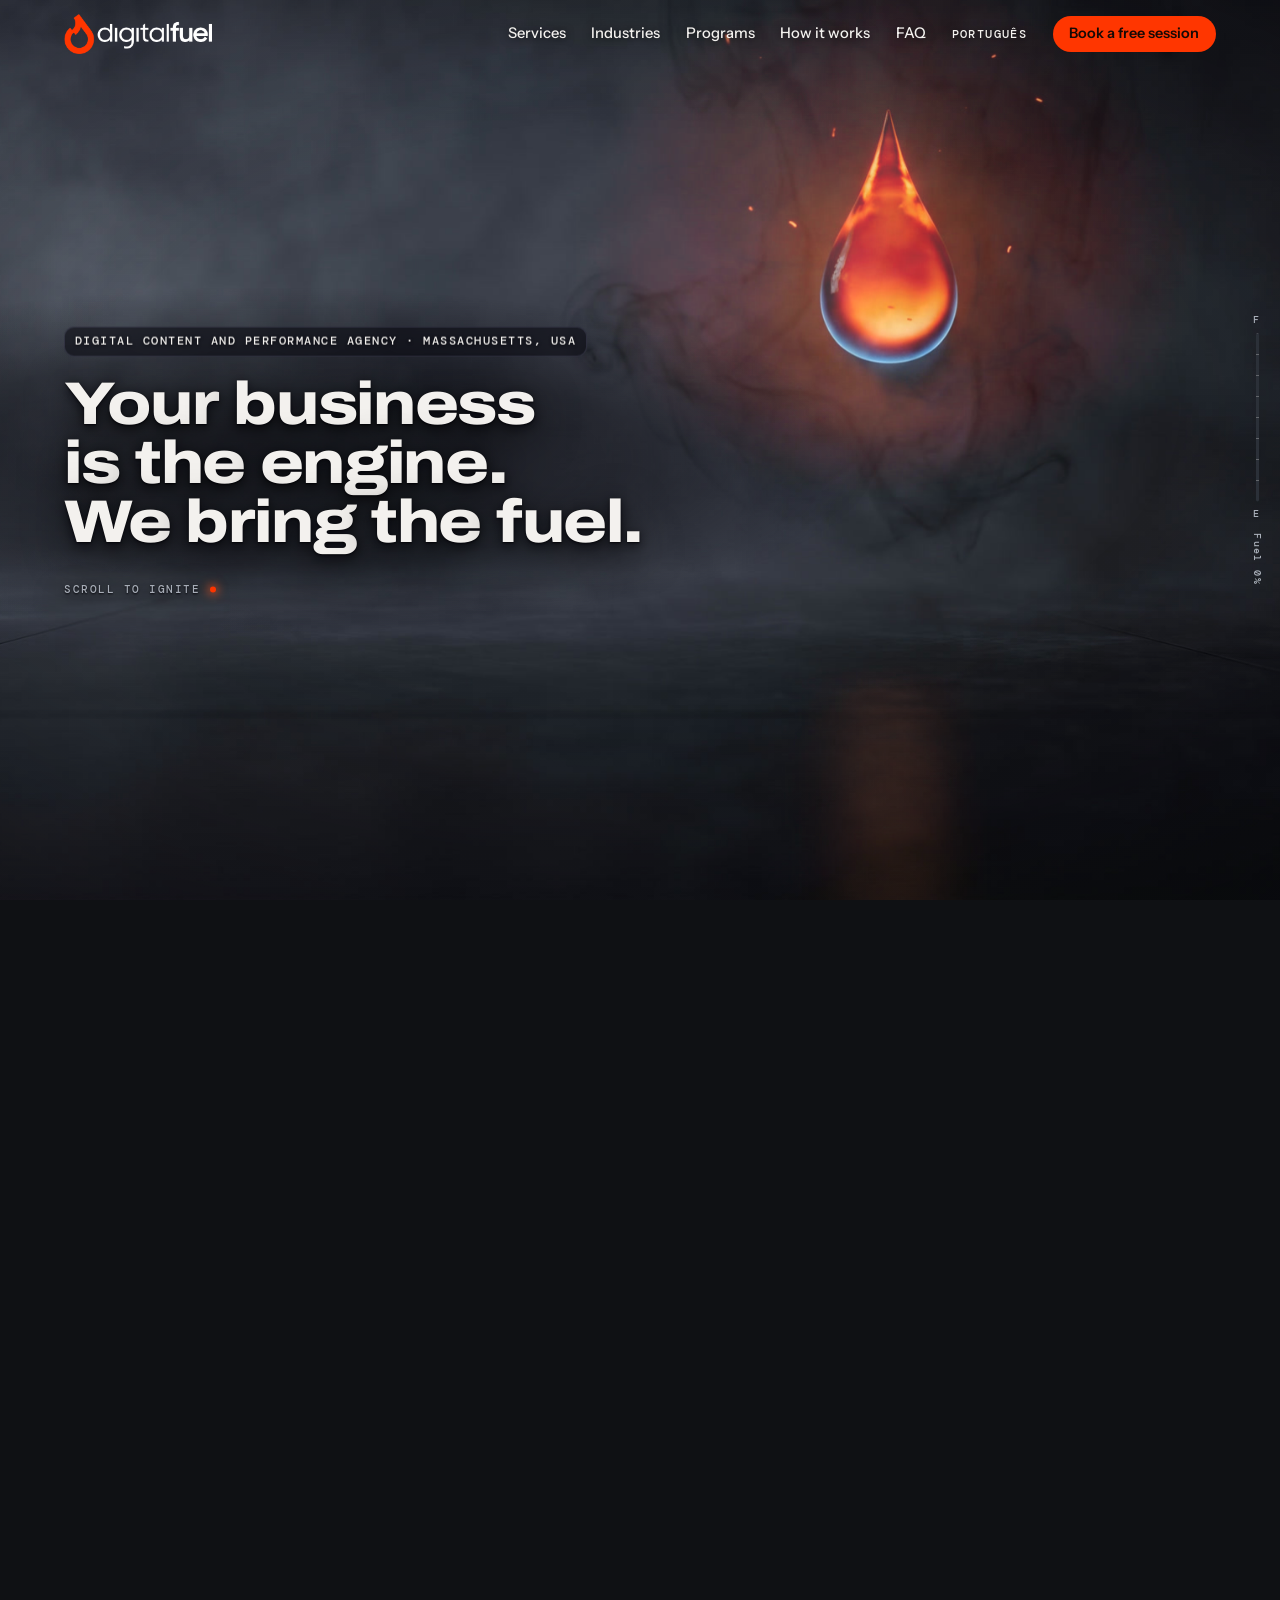
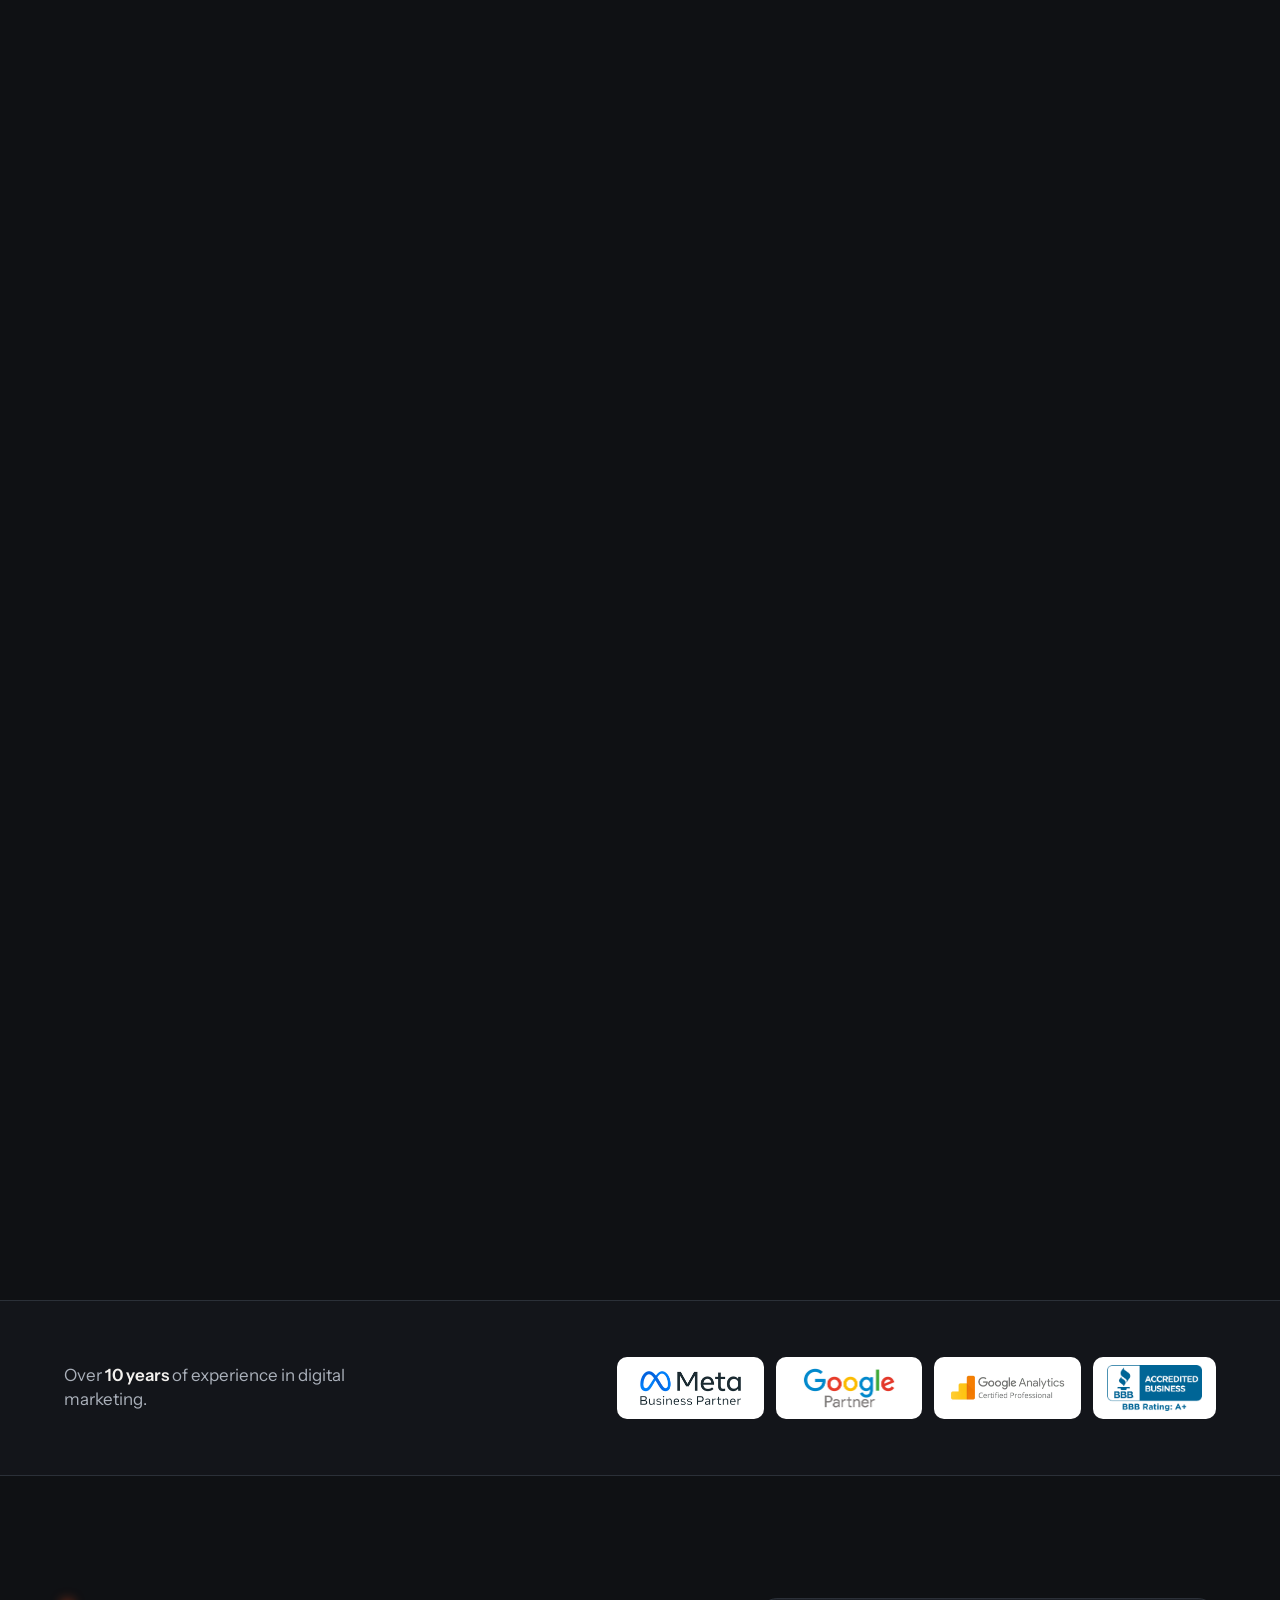
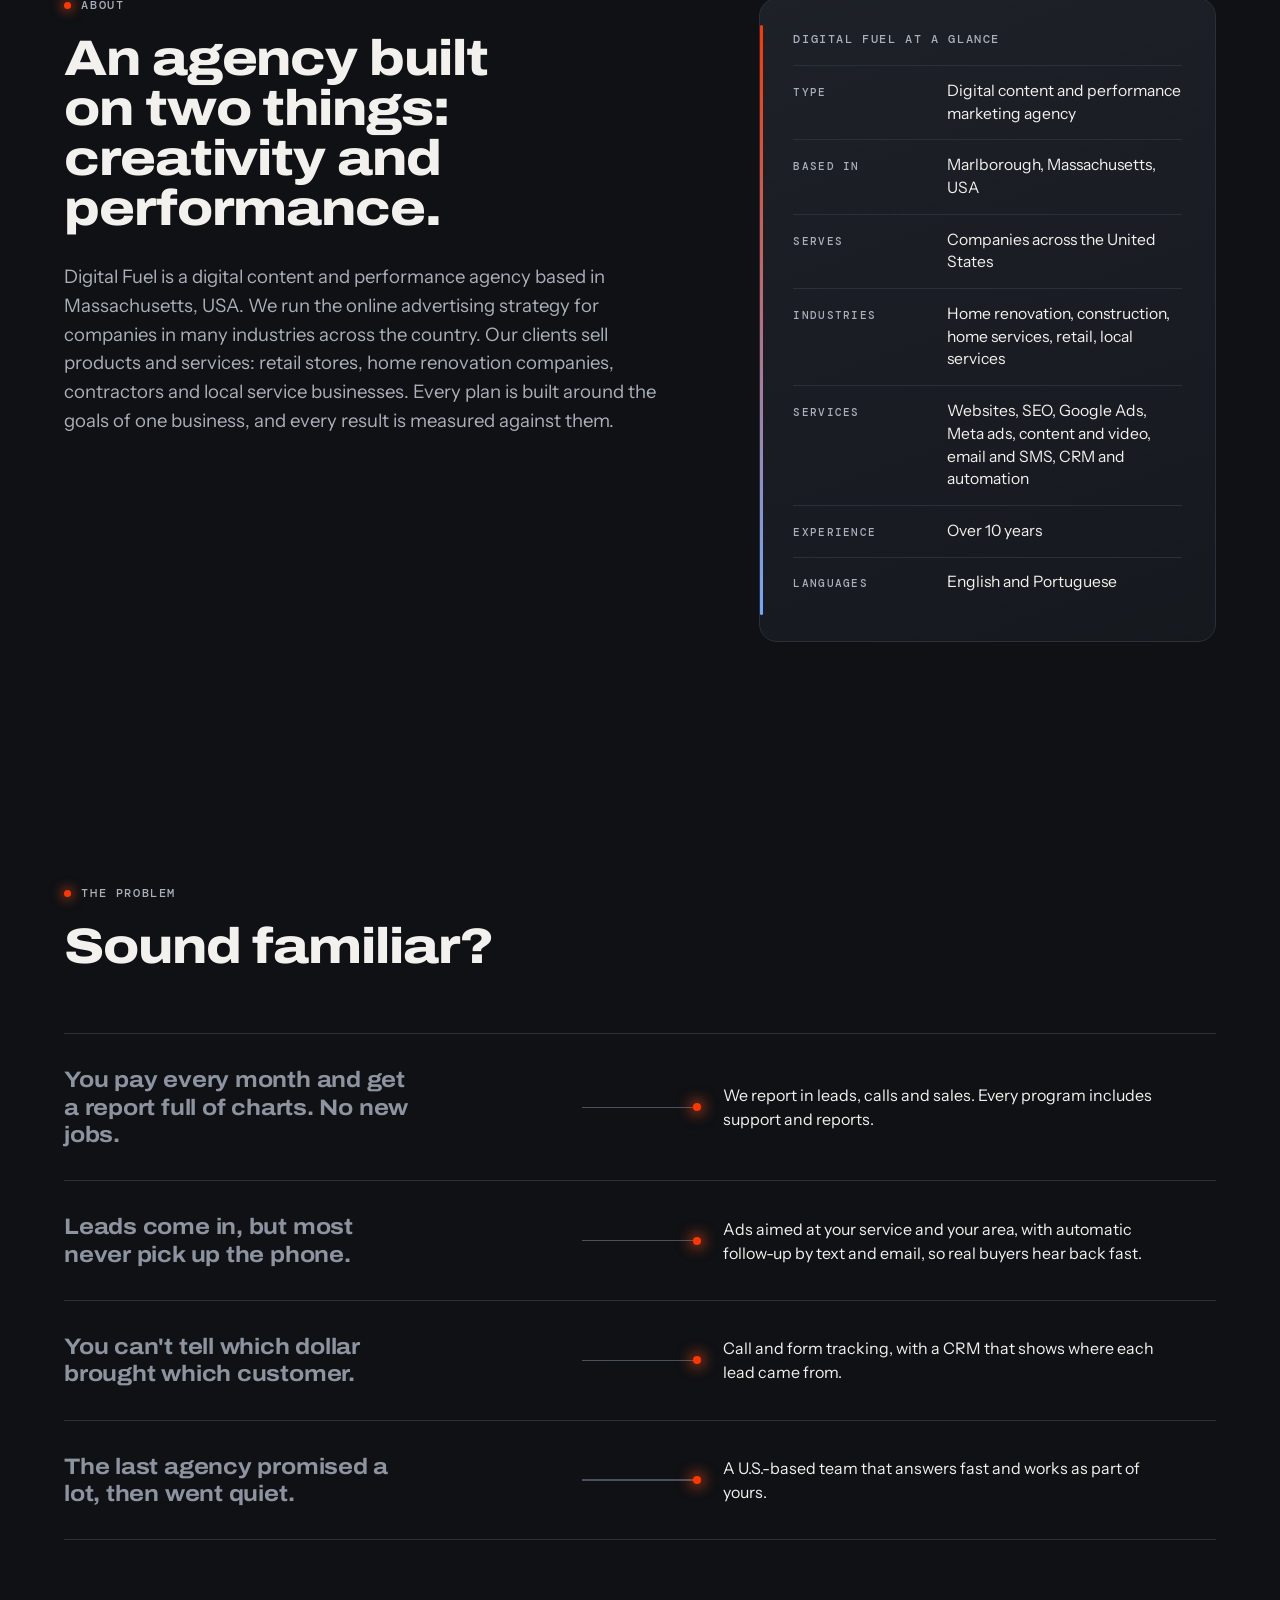
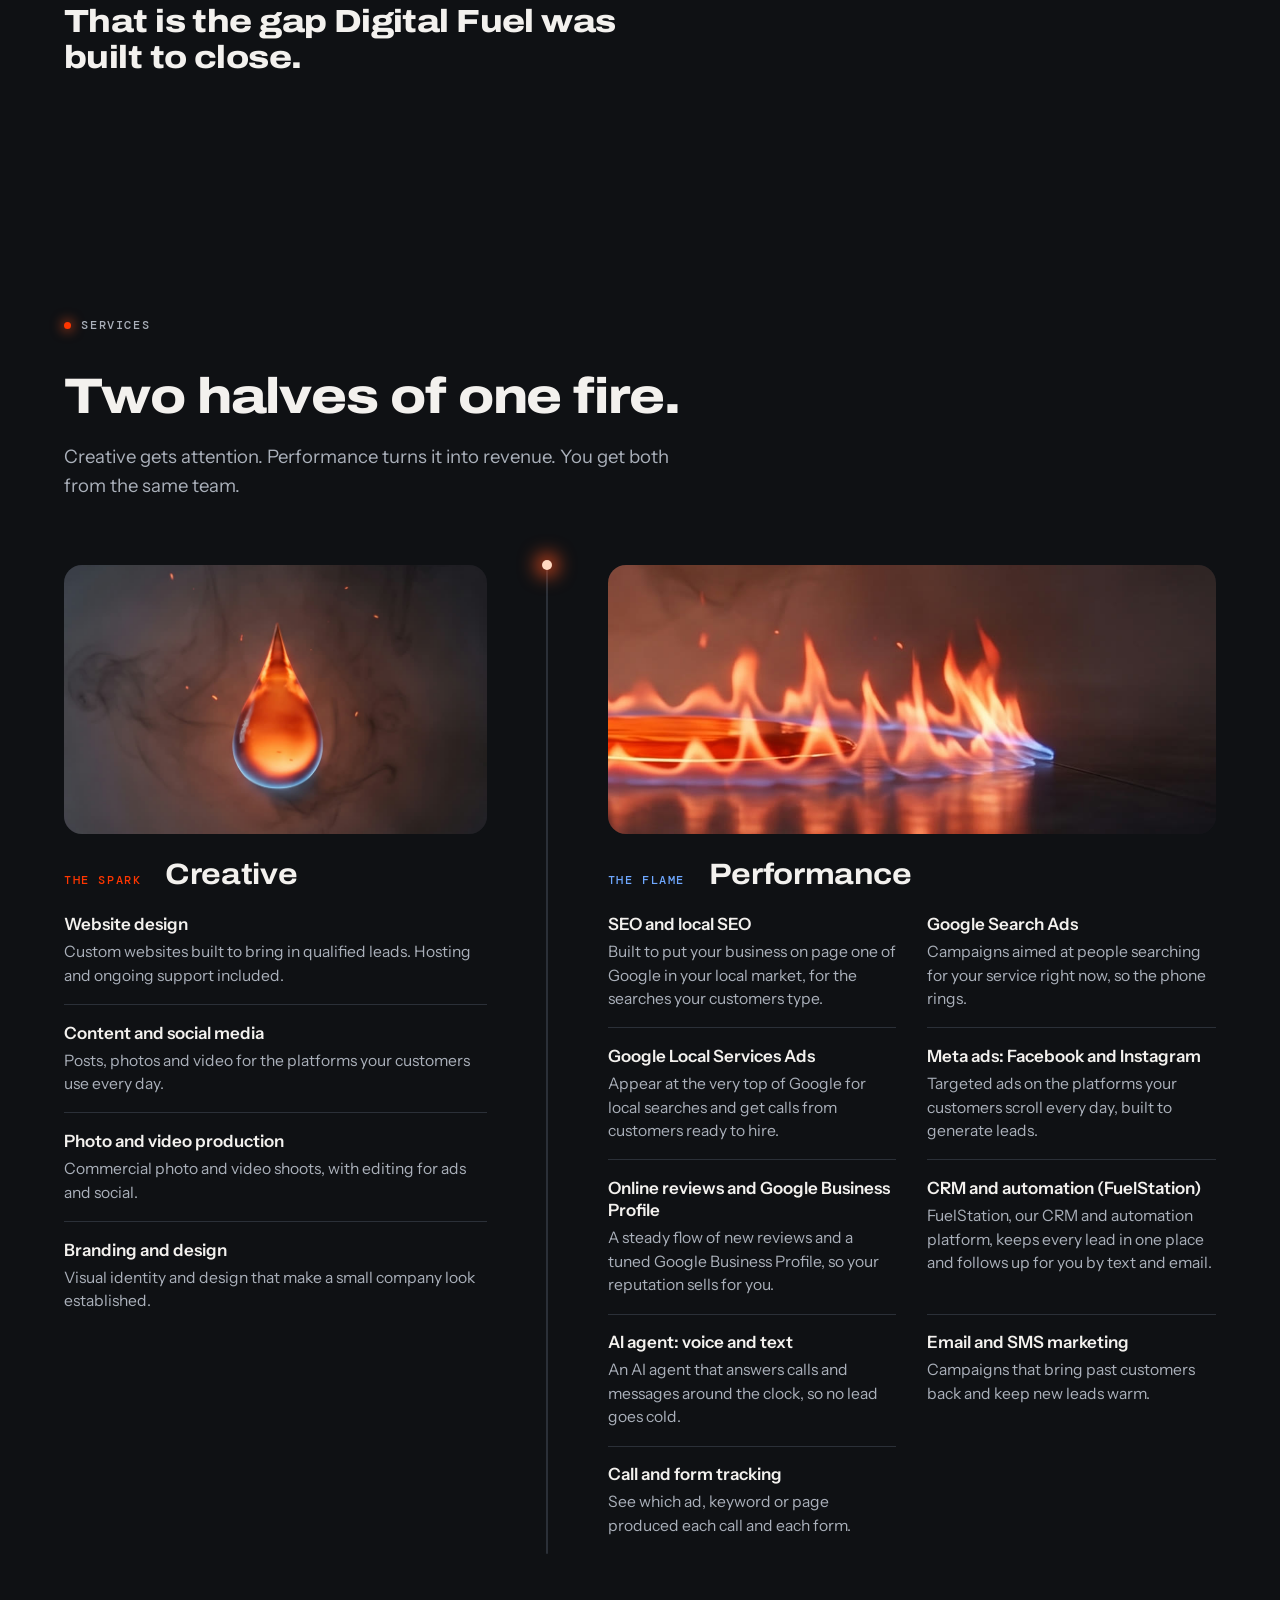
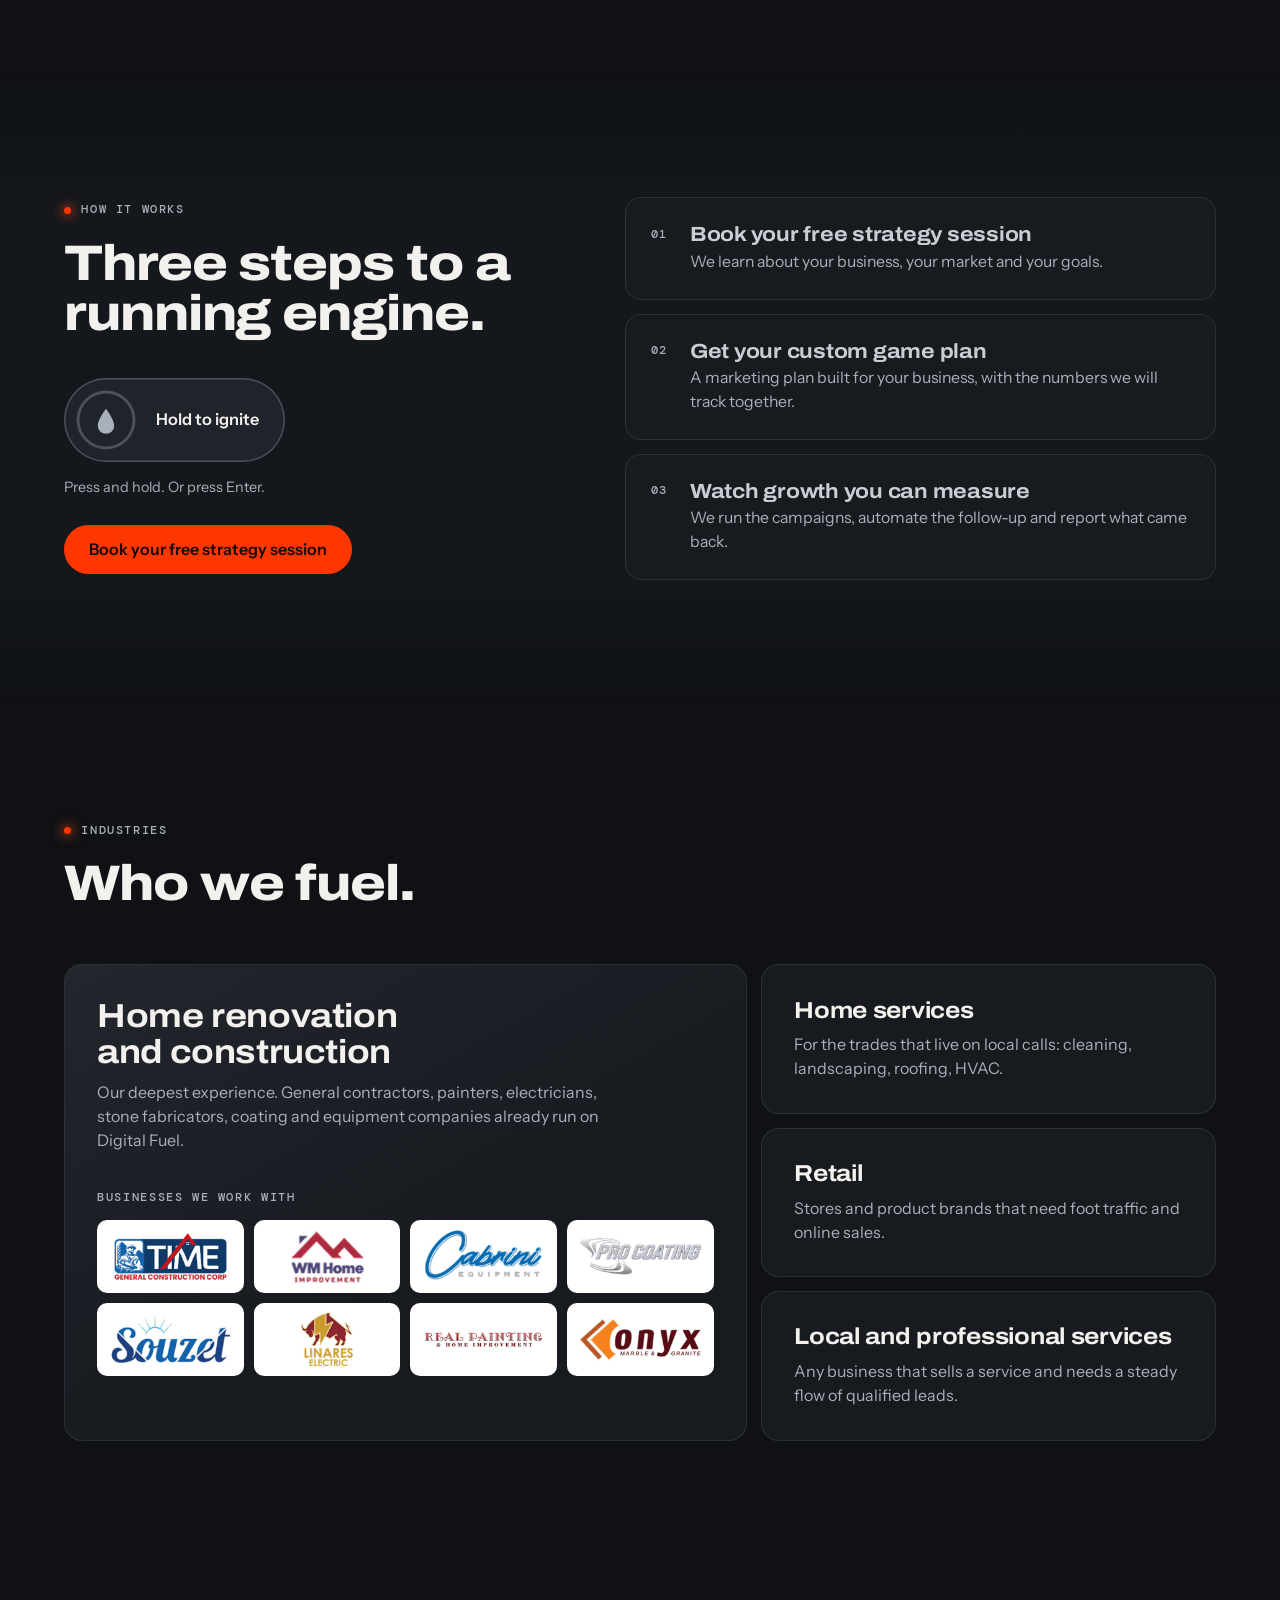
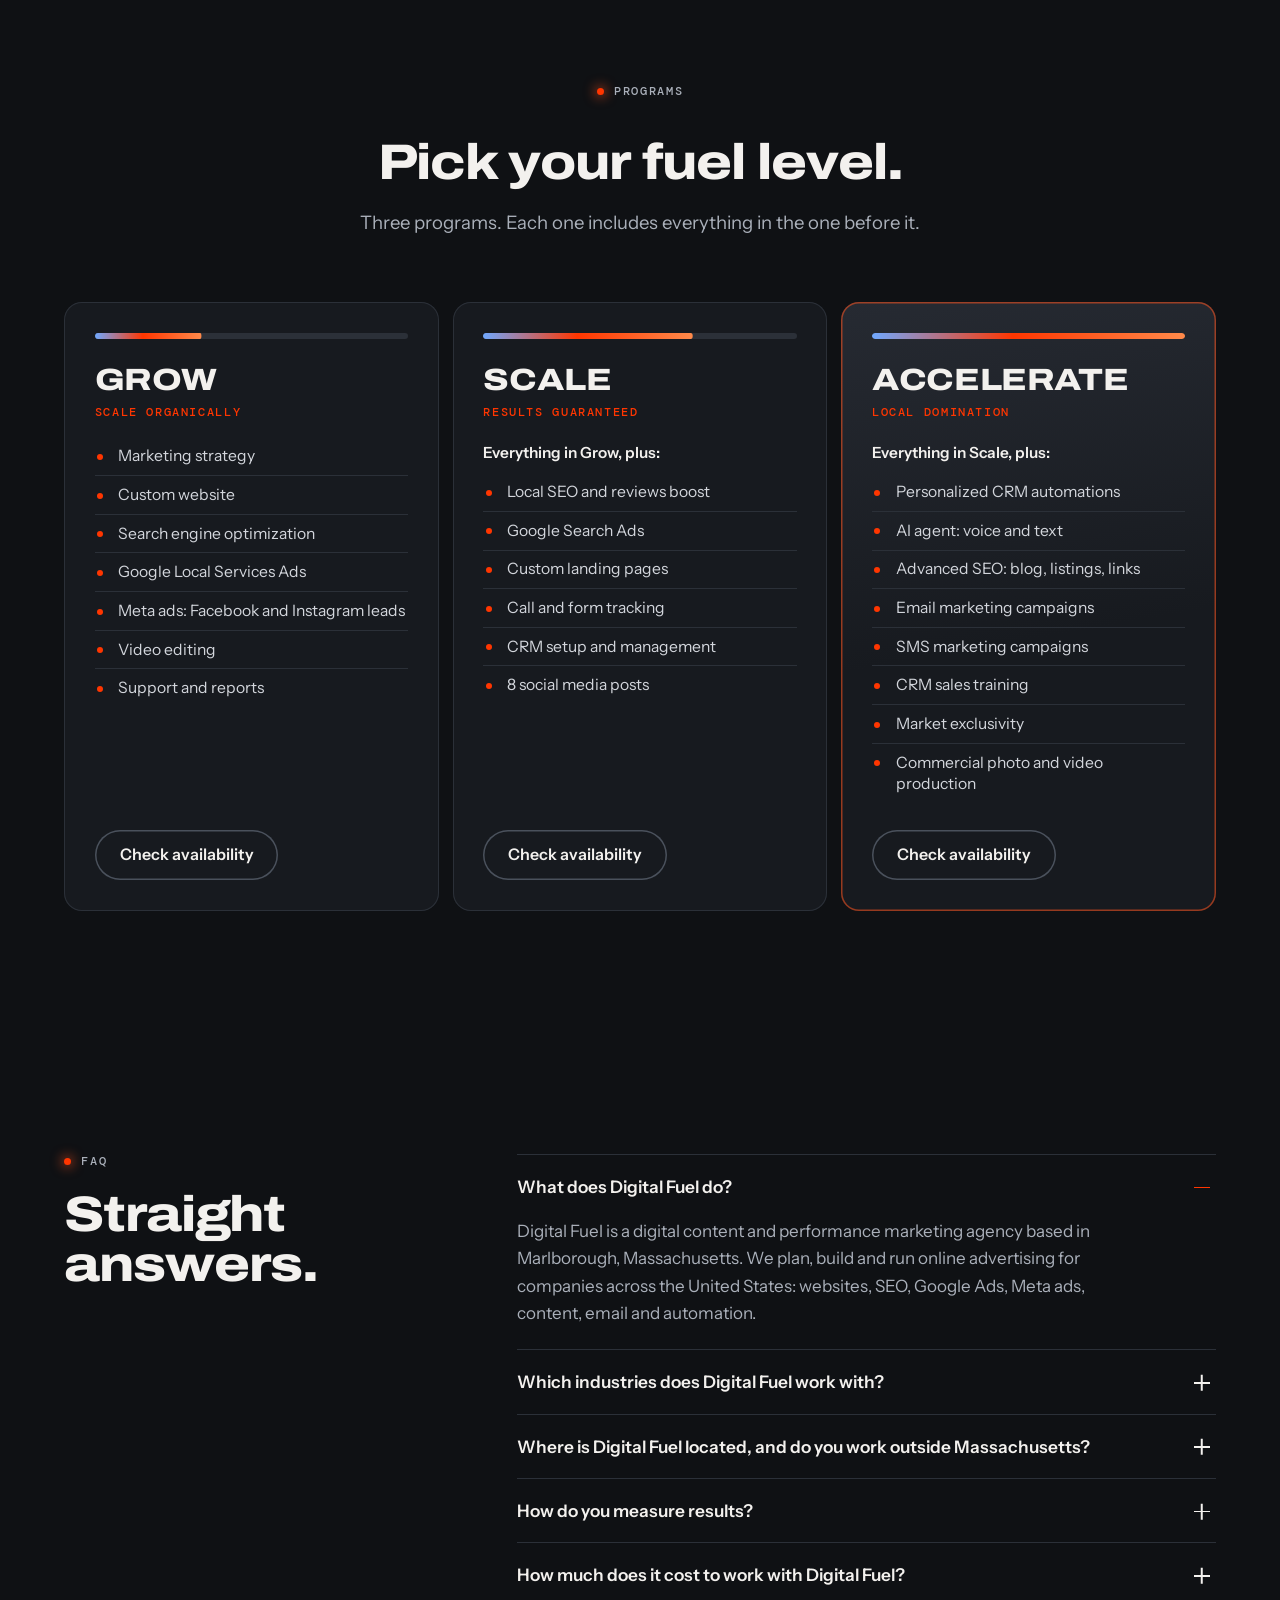
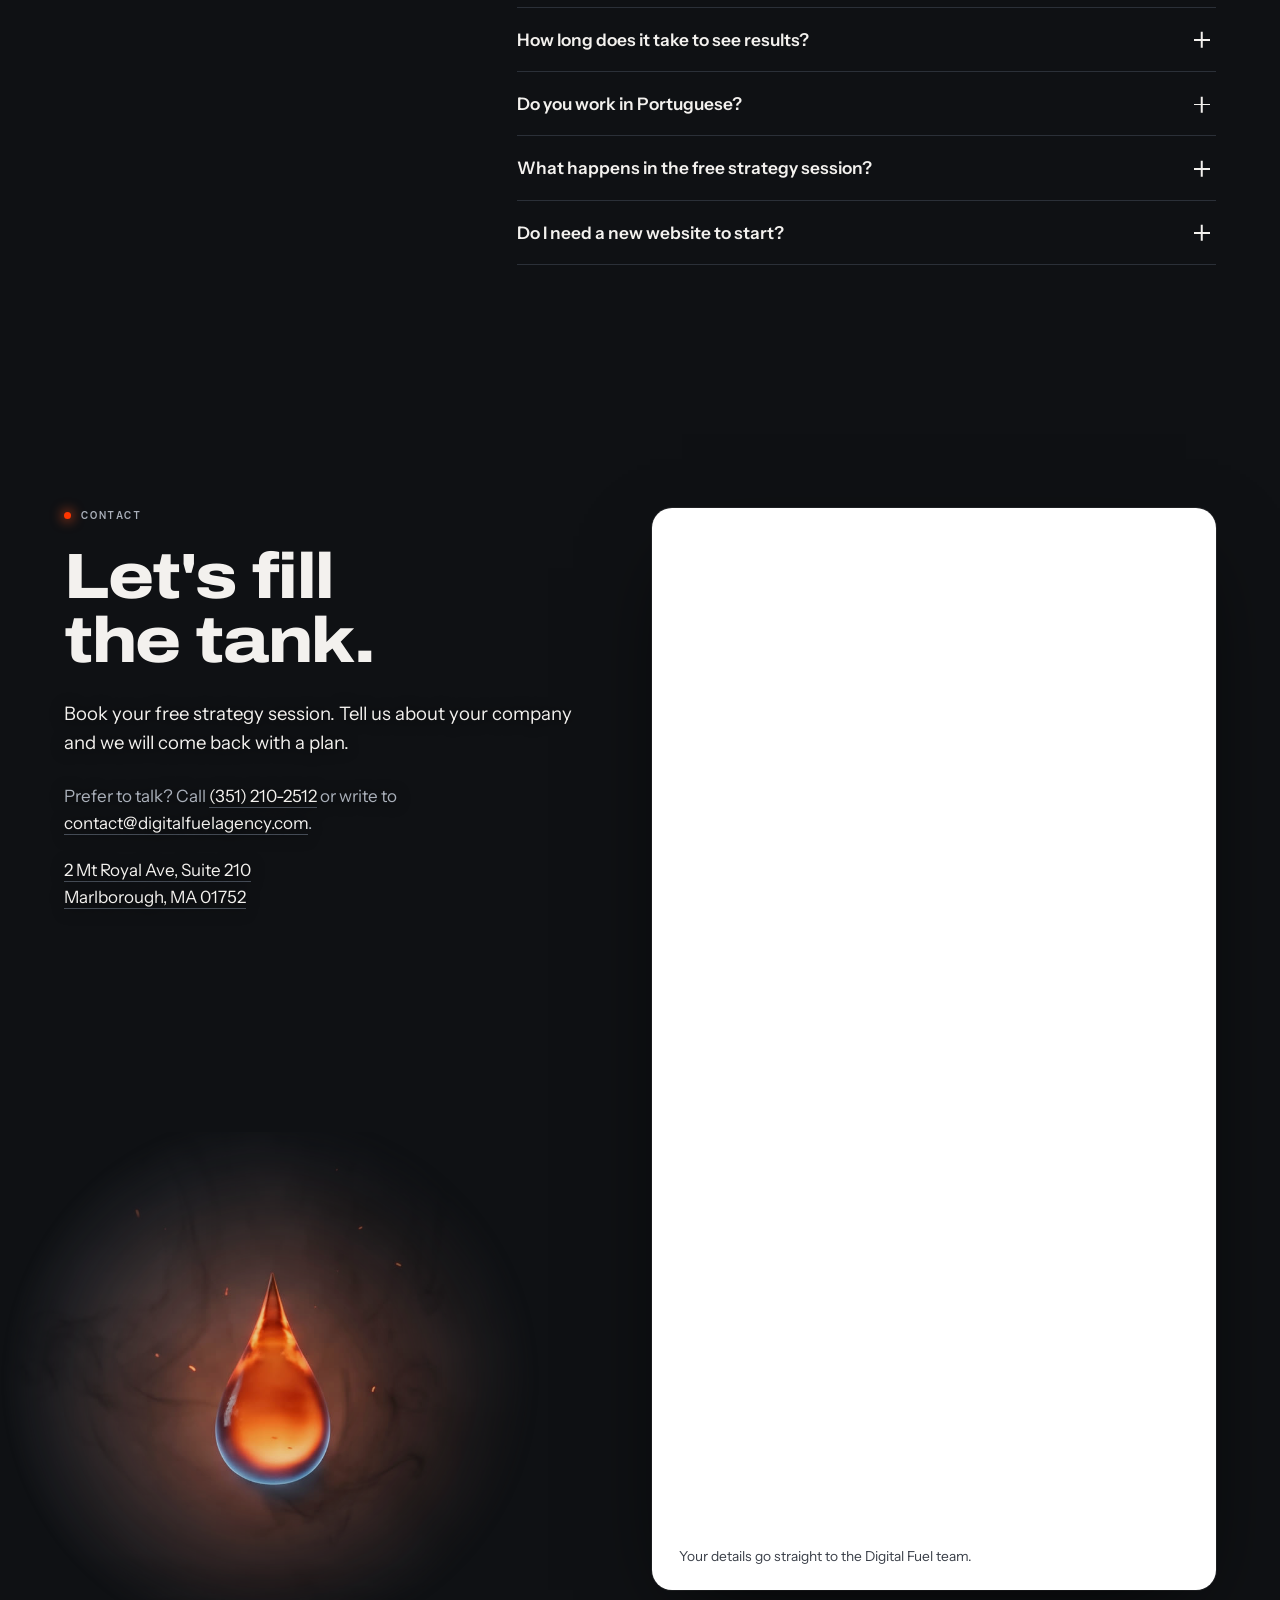
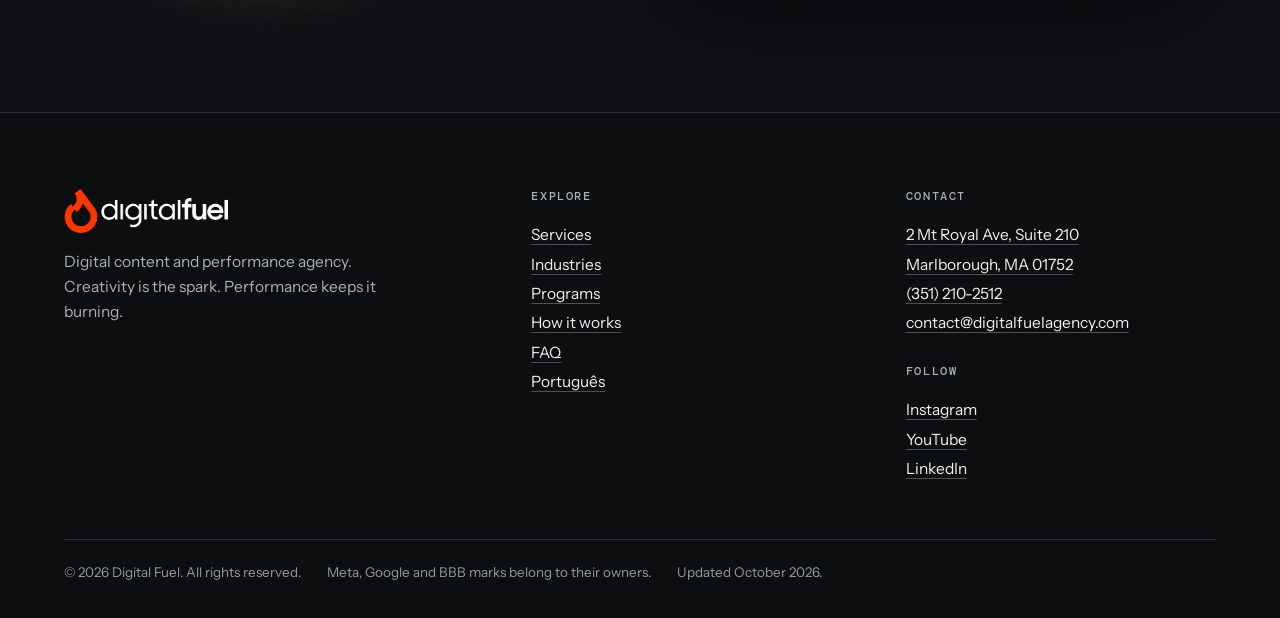
<file: site/index.html>
<!doctype html>
<html lang="en" data-assets="assets/">
<head>
<meta charset="utf-8">
<meta name="viewport" content="width=device-width, initial-scale=1">
<title>Digital Fuel | Digital Marketing Agency in Massachusetts</title>
<meta name="description" content="Digital content and performance agency in Marlborough, MA. Websites, SEO, Google and Meta ads, automation. Book a free strategy session.">
<meta name="robots" content="index, follow, max-snippet:-1, max-image-preview:large, max-video-preview:-1">
<meta name="theme-color" content="#0f1114">
<meta name="color-scheme" content="dark">
<meta name="geo.region" content="US-MA">
<meta name="geo.placename" content="Marlborough">
<!-- DEPLOY STEP: confirme o domínio do ar. canonical, hreflang, og:url, og:image, sitemap.xml, robots.txt e llms.txt usam https://digitalfuelagency.com -->
<link rel="canonical" href="https://digitalfuelagency.com/">
<link rel="alternate" hreflang="en" href="https://digitalfuelagency.com/">
<link rel="alternate" hreflang="pt-BR" href="https://digitalfuelagency.com/pt-br/">
<link rel="alternate" hreflang="x-default" href="https://digitalfuelagency.com/">
<meta property="og:type" content="website">
<meta property="og:site_name" content="Digital Fuel">
<meta property="og:title" content="Digital Fuel | Digital Marketing Agency in Massachusetts">
<meta property="og:description" content="Digital content and performance agency in Marlborough, MA. Websites, SEO, Google and Meta ads, automation. Book a free strategy session.">
<meta property="og:url" content="https://digitalfuelagency.com/">
<meta property="og:image" content="https://digitalfuelagency.com/assets/og-digital-fuel.jpg">
<meta property="og:image:width" content="1200">
<meta property="og:image:height" content="630">
<meta property="og:image:alt" content="A glowing drop of fuel in dark smoke, with the Digital Fuel logo">
<meta property="og:locale" content="en_US">
<meta property="og:locale:alternate" content="pt_BR">
<meta name="twitter:card" content="summary_large_image">
<meta name="twitter:title" content="Digital Fuel | Digital Marketing Agency in Massachusetts">
<meta name="twitter:description" content="Digital content and performance agency in Marlborough, MA. Websites, SEO, Google and Meta ads, automation. Book a free strategy session.">
<meta name="twitter:image" content="https://digitalfuelagency.com/assets/og-digital-fuel.jpg">
<link rel="icon" type="image/png" href="assets/favicon.png">
<link rel="apple-touch-icon" href="assets/apple-touch-icon.png">
<script>(function(){var d=document.documentElement,G=["(max-width: 720px)","(orientation: portrait) and (max-width: 1024px)","(orientation: portrait) and (pointer: coarse)","(orientation: landscape) and (pointer: coarse) and (max-height: 560px)","(prefers-reduced-motion: reduce)"],s=false,i;window.__GATES=G;for(i=0;i<G.length;i++){if(window.matchMedia(G[i]).matches){s=true;break}}d.className+=" js "+(s?"static":"scrub")})()</script>
<link rel="preload" as="image" href="assets/hero-poster.jpg" media="(min-width: 721px) and (orientation: landscape)" fetchpriority="high">
<link rel="preload" as="image" href="assets/hero-clean-m.jpg" media="(max-width: 720px), (orientation: portrait) and (max-width: 1024px)" fetchpriority="high">
<link rel="preload" as="image" href="assets/hero-drop-light.jpg" media="(max-width: 720px), (orientation: portrait) and (max-width: 1024px)">
<link rel="preconnect" href="https://fonts.googleapis.com">
<link rel="preconnect" href="https://fonts.gstatic.com" crossorigin>
<link rel="stylesheet" href="https://fonts.googleapis.com/css2?family=Archivo:wdth,wght@112..125,700..800&amp;family=DM+Mono:wght@400;500&amp;family=Instrument+Sans:wght@400;500;600&amp;display=swap">
<link rel="stylesheet" href="assets/site.css">
<script type="application/ld+json">{"@context":"https://schema.org","@graph":[{"@type":["ProfessionalService","LocalBusiness"],"@id":"https://digitalfuelagency.com/#organization","name":"Digital Fuel","alternateName":"Digital Fuel Agency","url":"https://digitalfuelagency.com/","logo":"https://digitalfuelagency.com/assets/logo-digital-fuel.png","image":"https://digitalfuelagency.com/assets/og-digital-fuel.jpg","description":"Digital Fuel is a digital content and performance marketing agency based in Marlborough, Massachusetts. It plans, builds and runs online advertising for companies across the United States, with its deepest experience in home renovation and construction.","slogan":"Creativity is the spark. Performance keeps it burning.","telephone":"+1-351-210-2512","email":"contact@digitalfuelagency.com","address":{"@type":"PostalAddress","streetAddress":"2 Mt Royal Ave, Suite 210","addressLocality":"Marlborough","addressRegion":"MA","postalCode":"01752","addressCountry":"US"},"hasMap":"https://maps.app.goo.gl/HQXtMH3MMT9xS4z59","areaServed":{"@type":"Country","name":"United States"},"knowsLanguage":["en","pt-BR"],"knowsAbout":["Digital marketing","Performance marketing","Lead generation","Search engine optimization","Local SEO","Google Ads","Google Local Services Ads","Meta ads","Web design","Content marketing","Marketing automation","CRM","Home renovation marketing","Construction marketing"],"sameAs":["https://www.instagram.com/digitalfuelagency/","https://www.youtube.com/@digitalfuelagency","https://www.linkedin.com/company/digital-fuel-agency"],"hasOfferCatalog":{"@type":"OfferCatalog","name":"Digital marketing services","itemListElement":[{"@type":"Offer","itemOffered":{"@type":"Service","name":"Website design","description":"Custom websites built to bring in qualified leads. Hosting and ongoing support included.","provider":{"@id":"https://digitalfuelagency.com/#organization"},"areaServed":{"@type":"Country","name":"United States"}}},{"@type":"Offer","itemOffered":{"@type":"Service","name":"Content and social media","description":"Posts, photos and video for the platforms your customers use every day.","provider":{"@id":"https://digitalfuelagency.com/#organization"},"areaServed":{"@type":"Country","name":"United States"}}},{"@type":"Offer","itemOffered":{"@type":"Service","name":"Photo and video production","description":"Commercial photo and video shoots, with editing for ads and social.","provider":{"@id":"https://digitalfuelagency.com/#organization"},"areaServed":{"@type":"Country","name":"United States"}}},{"@type":"Offer","itemOffered":{"@type":"Service","name":"Branding and design","description":"Visual identity and design that make a small company look established.","provider":{"@id":"https://digitalfuelagency.com/#organization"},"areaServed":{"@type":"Country","name":"United States"}}},{"@type":"Offer","itemOffered":{"@type":"Service","name":"SEO and local SEO","description":"Built to put your business on page one of Google in your local market, for the searches your customers type.","provider":{"@id":"https://digitalfuelagency.com/#organization"},"areaServed":{"@type":"Country","name":"United States"}}},{"@type":"Offer","itemOffered":{"@type":"Service","name":"Google Search Ads","description":"Campaigns aimed at people searching for your service right now, so the phone rings.","provider":{"@id":"https://digitalfuelagency.com/#organization"},"areaServed":{"@type":"Country","name":"United States"}}},{"@type":"Offer","itemOffered":{"@type":"Service","name":"Google Local Services Ads","description":"Appear at the very top of Google for local searches and get calls from customers ready to hire.","provider":{"@id":"https://digitalfuelagency.com/#organization"},"areaServed":{"@type":"Country","name":"United States"}}},{"@type":"Offer","itemOffered":{"@type":"Service","name":"Meta ads: Facebook and Instagram","description":"Targeted ads on the platforms your customers scroll every day, built to generate leads.","provider":{"@id":"https://digitalfuelagency.com/#organization"},"areaServed":{"@type":"Country","name":"United States"}}},{"@type":"Offer","itemOffered":{"@type":"Service","name":"Online reviews and Google Business Profile","description":"A steady flow of new reviews and a tuned Google Business Profile, so your reputation sells for you.","provider":{"@id":"https://digitalfuelagency.com/#organization"},"areaServed":{"@type":"Country","name":"United States"}}},{"@type":"Offer","itemOffered":{"@type":"Service","name":"CRM and automation (FuelStation)","description":"FuelStation, our CRM and automation platform, keeps every lead in one place and follows up for you by text and email.","provider":{"@id":"https://digitalfuelagency.com/#organization"},"areaServed":{"@type":"Country","name":"United States"}}},{"@type":"Offer","itemOffered":{"@type":"Service","name":"AI agent: voice and text","description":"An AI agent that answers calls and messages around the clock, so no lead goes cold.","provider":{"@id":"https://digitalfuelagency.com/#organization"},"areaServed":{"@type":"Country","name":"United States"}}},{"@type":"Offer","itemOffered":{"@type":"Service","name":"Email and SMS marketing","description":"Campaigns that bring past customers back and keep new leads warm.","provider":{"@id":"https://digitalfuelagency.com/#organization"},"areaServed":{"@type":"Country","name":"United States"}}},{"@type":"Offer","itemOffered":{"@type":"Service","name":"Call and form tracking","description":"See which ad, keyword or page produced each call and each form.","provider":{"@id":"https://digitalfuelagency.com/#organization"},"areaServed":{"@type":"Country","name":"United States"}}}]}},{"@type":"WebSite","@id":"https://digitalfuelagency.com/#website","url":"https://digitalfuelagency.com/","name":"Digital Fuel","inLanguage":["en","pt-BR"],"publisher":{"@id":"https://digitalfuelagency.com/#organization"}},{"@type":"WebPage","@id":"https://digitalfuelagency.com/#webpage","url":"https://digitalfuelagency.com/","name":"Digital Fuel | Digital Marketing Agency in Massachusetts","description":"Digital content and performance agency in Marlborough, MA. Websites, SEO, Google and Meta ads, automation. Book a free strategy session.","inLanguage":"en","isPartOf":{"@id":"https://digitalfuelagency.com/#website"},"about":{"@id":"https://digitalfuelagency.com/#organization"},"dateModified":"2026-10-12","primaryImageOfPage":{"@type":"ImageObject","url":"https://digitalfuelagency.com/assets/og-digital-fuel.jpg","width":1200,"height":630}},{"@type":"FAQPage","@id":"https://digitalfuelagency.com/#faq","inLanguage":"en","isPartOf":{"@id":"https://digitalfuelagency.com/#webpage"},"mainEntity":[{"@type":"Question","name":"What does Digital Fuel do?","acceptedAnswer":{"@type":"Answer","text":"Digital Fuel is a digital content and performance marketing agency based in Marlborough, Massachusetts. We plan, build and run online advertising for companies across the United States: websites, SEO, Google Ads, Meta ads, content, email and automation."}},{"@type":"Question","name":"Which industries does Digital Fuel work with?","acceptedAnswer":{"@type":"Answer","text":"We work with companies that sell products and services, and our deepest experience is in home renovation and construction. Our clients include general contractors, painters, electricians, stone fabricators and retailers."}},{"@type":"Question","name":"Where is Digital Fuel located, and do you work outside Massachusetts?","acceptedAnswer":{"@type":"Answer","text":"Our office is at 2 Mt Royal Ave, Suite 210, Marlborough, MA 01752. We work with clients in every part of the United States."}},{"@type":"Question","name":"How do you measure results?","acceptedAnswer":{"@type":"Answer","text":"We measure results in leads, calls and sales. Every program includes support and reports, and the Scale and Accelerate programs add call and form tracking with a CRM, so you can see where each lead came from."}},{"@type":"Question","name":"How much does it cost to work with Digital Fuel?","acceptedAnswer":{"@type":"Answer","text":"The price depends on the program you choose (Grow, Scale or Accelerate) and on your market. You get the exact number in your free strategy session, before you commit to anything."}},{"@type":"Question","name":"How long does it take to see results?","acceptedAnswer":{"@type":"Answer","text":"Google Ads and Local Services Ads can start bringing calls within days of launch. SEO takes longer, usually a few months, and keeps working after that."}},{"@type":"Question","name":"Do you work in Portuguese?","acceptedAnswer":{"@type":"Answer","text":"Yes. Our team works in English and Portuguese, and this site is available in both languages."}},{"@type":"Question","name":"What happens in the free strategy session?","acceptedAnswer":{"@type":"Answer","text":"We learn about your business, your market and your goals, then show you a plan built for your company. The session is free and you decide what happens next."}},{"@type":"Question","name":"Do I need a new website to start?","acceptedAnswer":{"@type":"Answer","text":"Every program includes a custom website built to generate leads, with hosting and ongoing support."}}]}]}</script>
</head>
<body>
<a class="skip" href="#main">Skip to content</a>
<div class="ambient" aria-hidden="true"></div>
<div class="gauge" aria-hidden="true"><span class="gauge__f">F</span><span class="gauge__track"><i class="gauge__fill"></i></span><span class="gauge__e">E</span><span class="gauge__read" data-label="Fuel">Fuel 0%</span></div>

<header class="nav">
  <a class="nav__brand" href="./" aria-label="Digital Fuel, home"><img src="assets/logo-digital-fuel.png" alt="Digital Fuel" width="470" height="127"></a>
  <nav class="nav__links" id="nav-links" aria-label="Primary">
    <a href="#services">Services</a>
    <a href="#industries">Industries</a>
    <a href="#programs">Programs</a>
    <a href="#how">How it works</a>
    <a href="#faq">FAQ</a>
    <a class="nav__alt" href="pt-br/" hreflang="pt-BR" lang="pt-BR">Português</a>
  </nav>
  <a class="nav__lang" href="pt-br/" hreflang="pt-BR" lang="pt-BR" data-short="PT">Português</a>
  <a class="btn btn--sm" href="#contact" data-short="Free session">Book a free session</a>
  <button class="nav__toggle" type="button" aria-expanded="false" aria-controls="nav-links" aria-label="Menu"><span></span><span></span></button>
</header>

<main id="main" tabindex="-1">

  <section class="hero" id="top" aria-label="Introduction">
    <div class="stage">
      <div class="poster" aria-hidden="true"></div>
      <canvas class="scene" width="1920" height="1072" aria-hidden="true"></canvas>
      <div class="scrim" aria-hidden="true"></div>
      <div class="bands">
        <div class="band band--1" data-a="0" data-b="0.24" data-fx="drift">
          <h1><span class="kicker chip">Digital content and performance agency · Massachusetts, USA</span> <span class="display split">Your business is the engine. We bring the fuel.</span></h1>
          <p class="cue" aria-hidden="true">Scroll to ignite</p>
        </div>
        <div class="band band--2" data-a="0.26" data-b="0.49" data-fx="fall">
          <p class="display split">First, the spark.</p>
          <p class="band__sub">Creative work people stop for. Websites, content, video and ads.</p>
        </div>
        <div class="band band--3" data-a="0.51" data-b="0.74" data-fx="punch">
          <p class="display split">Then, the steady flame.</p>
          <p class="band__sub">Performance you can count. Calls, forms and booked jobs.</p>
        </div>
        <div class="band band--4" data-a="0.76" data-b="1" data-fx="rise">
          <p class="display split">Creativity and performance, in one team.</p>
          <p class="band__sub">Digital Fuel plans, builds and runs your online advertising, then shows you what every dollar brought back.</p>
          <p class="band__cta"><a class="btn" href="#contact">Book your free strategy session</a> <a class="link" href="#how">See how it works</a></p>
        </div>
      </div>
    </div>
  </section>

  <section class="trust" aria-label="Experience and certifications">
    <div class="wrap trust__row" data-reveal>
      <p class="trust__stat">Over <b>10 years</b> of experience in digital marketing.</p>
      <ul class="badges">
        <li><img src="assets/badges/meta-business-partner.jpg" alt="Meta Business Partner badge" width="474" height="184" loading="lazy" decoding="async"></li>
        <li><img src="assets/badges/google-partner.jpg" alt="Google Partner badge" width="474" height="184" loading="lazy" decoding="async"></li>
        <li><img src="assets/badges/google-analytics-certified.jpg" alt="Google Analytics Certified Professional badge" width="474" height="184" loading="lazy" decoding="async"></li>
        <li><img src="assets/badges/bbb-accredited-a-plus.png" alt="BBB Accredited Business, A+ rating" width="500" height="242" loading="lazy" decoding="async"></li>
      </ul>
    </div>
  </section>

  <section class="sec about" id="about">
    <div class="wrap about__grid">
      <div data-reveal>
        <p class="eyebrow mono">About</p>
        <h2>An agency built on two things: creativity and performance.</h2>
        <p class="lede">Digital Fuel is a digital content and performance agency based in Massachusetts, USA. We run the online advertising strategy for companies in many industries across the country. Our clients sell products and services: retail stores, home renovation companies, contractors and local service businesses. Every plan is built around the goals of one business, and every result is measured against them.</p>
      </div>
      <aside class="spec" aria-labelledby="spec-title" data-reveal>
        <h3 id="spec-title">Digital Fuel at a glance</h3>
        <dl>
          <div><dt>Type</dt><dd>Digital content and performance marketing agency</dd></div>
          <div><dt>Based in</dt><dd>Marlborough, Massachusetts, USA</dd></div>
          <div><dt>Serves</dt><dd>Companies across the United States</dd></div>
          <div><dt>Industries</dt><dd>Home renovation, construction, home services, retail, local services</dd></div>
          <div><dt>Services</dt><dd>Websites, SEO, Google Ads, Meta ads, content and video, email and SMS, CRM and automation</dd></div>
          <div><dt>Experience</dt><dd>Over 10 years</dd></div>
          <div><dt>Languages</dt><dd>English and Portuguese</dd></div>
        </dl>
      </aside>
    </div>
  </section>

  <section class="sec pains" id="why">
    <div class="wrap">
      <div data-reveal>
        <p class="eyebrow mono">The problem</p>
        <h2>Sound familiar?</h2>
      </div>
      <ol class="pairs">
        <li class="pair" data-reveal><p class="pain">You pay every month and get a report full of charts. No new jobs.</p><span class="pair__link" aria-hidden="true"></span><p class="fix">We report in leads, calls and sales. Every program includes support and reports.</p></li>
        <li class="pair" data-reveal><p class="pain">Leads come in, but most never pick up the phone.</p><span class="pair__link" aria-hidden="true"></span><p class="fix">Ads aimed at your service and your area, with automatic follow-up by text and email, so real buyers hear back fast.</p></li>
        <li class="pair" data-reveal><p class="pain">You can't tell which dollar brought which customer.</p><span class="pair__link" aria-hidden="true"></span><p class="fix">Call and form tracking, with a CRM that shows where each lead came from.</p></li>
        <li class="pair" data-reveal><p class="pain">The last agency promised a lot, then went quiet.</p><span class="pair__link" aria-hidden="true"></span><p class="fix">A U.S.-based team that answers fast and works as part of yours.</p></li>
      </ol>
      <div data-reveal><p class="closer">That is the gap Digital Fuel was built to close.</p></div>
    </div>
  </section>

  <section class="sec services" id="services">
    <div class="wrap">
      <header class="sec__head" data-reveal>
        <p class="eyebrow mono">Services</p>
        <h2>Two halves of one fire.</h2>
        <p class="lede">Creative gets attention. Performance turns it into revenue. You get both from the same team.</p>
      </header>
      <div class="halves">
        <div class="half half--spark" data-reveal>
          <figure class="half__media"><img src="assets/spark.jpg" alt="A glowing drop of fuel hanging in dark smoke" width="880" height="880" loading="lazy" decoding="async"></figure>
          <h3 class="half__title"><span class="mono">The spark</span> Creative</h3>
          <ul class="svc">
            <li><h4>Website design</h4><p>Custom websites built to bring in qualified leads. Hosting and ongoing support included.</p></li>
            <li><h4>Content and social media</h4><p>Posts, photos and video for the platforms your customers use every day.</p></li>
            <li><h4>Photo and video production</h4><p>Commercial photo and video shoots, with editing for ads and social.</p></li>
            <li><h4>Branding and design</h4><p>Visual identity and design that make a small company look established.</p></li>
          </ul>
        </div>
        <div class="fuse" aria-hidden="true"><i></i><b></b></div>
        <div class="half half--flame" data-reveal>
          <figure class="half__media"><img src="assets/flame.jpg" alt="Orange flames with a blue base, seen up close on a dark polished floor" width="880" height="880" loading="lazy" decoding="async"></figure>
          <h3 class="half__title"><span class="mono">The flame</span> Performance</h3>
          <ul class="svc">
            <li><h4>SEO and local SEO</h4><p>Built to put your business on page one of Google in your local market, for the searches your customers type.</p></li>
            <li><h4>Google Search Ads</h4><p>Campaigns aimed at people searching for your service right now, so the phone rings.</p></li>
            <li><h4>Google Local Services Ads</h4><p>Appear at the very top of Google for local searches and get calls from customers ready to hire.</p></li>
            <li><h4>Meta ads: Facebook and Instagram</h4><p>Targeted ads on the platforms your customers scroll every day, built to generate leads.</p></li>
            <li><h4>Online reviews and Google Business Profile</h4><p>A steady flow of new reviews and a tuned Google Business Profile, so your reputation sells for you.</p></li>
            <li><h4>CRM and automation (FuelStation)</h4><p>FuelStation, our CRM and automation platform, keeps every lead in one place and follows up for you by text and email.</p></li>
            <li><h4>AI agent: voice and text</h4><p>An AI agent that answers calls and messages around the clock, so no lead goes cold.</p></li>
            <li><h4>Email and SMS marketing</h4><p>Campaigns that bring past customers back and keep new leads warm.</p></li>
            <li><h4>Call and form tracking</h4><p>See which ad, keyword or page produced each call and each form.</p></li>
          </ul>
        </div>
      </div>
    </div>
  </section>

  <section class="sec how" id="how">
    <div class="wrap how__grid">
      <div data-reveal>
        <p class="eyebrow mono">How it works</p>
        <h2>Three steps to a running engine.</h2>
        <button class="ignite" type="button" aria-pressed="false" data-idle="Hold to ignite" data-done="Ignition on.">
          <span class="ignite__ring" aria-hidden="true"><svg viewBox="0 0 64 64"><circle class="trk" cx="32" cy="32" r="28"/><circle class="prg" cx="32" cy="32" r="28"/><path class="drop" d="M32 17c0 0-10 13-10 20.500a10 10 0 0 0 20 0C42 30 32 17 32 17z"/></svg></span>
          <span class="ignite__label">Hold to ignite</span>
        </button>
        <p class="ignite__hint">Press and hold. <span class="kbd">Or press Enter.</span></p>
        <p class="ignite__status vh" role="status" aria-live="polite"></p>
        <p class="how__cta"><a class="btn" href="#contact">Book your free strategy session</a></p>
      </div>
      <ol class="steps" data-reveal>
        <li class="step"><span class="step__n mono">01</span><h3>Book your free strategy session</h3><p>We learn about your business, your market and your goals.</p></li>
        <li class="step"><span class="step__n mono">02</span><h3>Get your custom game plan</h3><p>A marketing plan built for your business, with the numbers we will track together.</p></li>
        <li class="step"><span class="step__n mono">03</span><h3>Watch growth you can measure</h3><p>We run the campaigns, automate the follow-up and report what came back.</p></li>
      </ol>
    </div>
  </section>

  <section class="sec industries" id="industries">
    <div class="wrap">
      <div data-reveal>
        <p class="eyebrow mono">Industries</p>
        <h2>Who we fuel.</h2>
      </div>
      <div class="bento" data-reveal>
        <article class="tile tile--feature">
          <h3>Home renovation and construction</h3>
          <p>Our deepest experience. General contractors, painters, electricians, stone fabricators, coating and equipment companies already run on Digital Fuel.</p>
          <span class="mono">Businesses we work with</span>
          <ul class="logos">
            <li><img src="assets/clients/time-general-construction.jpg" alt="Time General Construction logo" width="422" height="198" loading="lazy" decoding="async"></li>
            <li><img src="assets/clients/wm-home-improvement.jpg" alt="WM Home Improvement logo" width="422" height="198" loading="lazy" decoding="async"></li>
            <li><img src="assets/clients/cabrini-equipment.jpg" alt="Cabrini Equipment logo" width="422" height="198" loading="lazy" decoding="async"></li>
            <li><img src="assets/clients/pro-coating.jpg" alt="Pro Coating logo" width="422" height="198" loading="lazy" decoding="async"></li>
            <li><img src="assets/clients/souzet.jpg" alt="Souzet logo" width="422" height="198" loading="lazy" decoding="async"></li>
            <li><img src="assets/clients/linares-electric.jpg" alt="Linares Electric logo" width="422" height="198" loading="lazy" decoding="async"></li>
            <li><img src="assets/clients/real-painting-home-improvement.jpg" alt="Real Painting &amp; Home Improvement logo" width="422" height="198" loading="lazy" decoding="async"></li>
            <li><img src="assets/clients/onyx-marble-granite.jpg" alt="Onyx Marble &amp; Granite logo" width="422" height="198" loading="lazy" decoding="async"></li>
          </ul>
        </article>
        <article class="tile"><h3>Home services</h3><p>For the trades that live on local calls: cleaning, landscaping, roofing, HVAC.</p></article>
        <article class="tile"><h3>Retail</h3><p>Stores and product brands that need foot traffic and online sales.</p></article>
        <article class="tile"><h3>Local and professional services</h3><p>Any business that sells a service and needs a steady flow of qualified leads.</p></article>
      </div>
    </div>
  </section>

  <section class="sec programs" id="programs">
    <div class="wrap">
      <header class="sec__head" data-reveal>
        <p class="eyebrow mono">Programs</p>
        <h2>Pick your fuel level.</h2>
        <p class="lede">Three programs. Each one includes everything in the one before it.</p>
      </header>
      <div class="tiers" data-reveal>
        <article class="tier" style="--level:0.34">
          <div class="tank" aria-hidden="true"><i></i></div>
          <h3>GROW</h3>
          <p class="tier__tag mono">Scale organically</p>
          <ul>
            <li>Marketing strategy</li>
            <li>Custom website</li>
            <li>Search engine optimization</li>
            <li>Google Local Services Ads</li>
            <li>Meta ads: Facebook and Instagram leads</li>
            <li>Video editing</li>
            <li>Support and reports</li>
          </ul>
          <a class="btn btn--ghost" href="#contact">Check availability</a>
        </article>
        <article class="tier" style="--level:0.67">
          <div class="tank" aria-hidden="true"><i></i></div>
          <h3>SCALE</h3>
          <p class="tier__tag mono">Results guaranteed</p>
          <p class="tier__plus">Everything in Grow, plus:</p>
          <ul>
            <li>Local SEO and reviews boost</li>
            <li>Google Search Ads</li>
            <li>Custom landing pages</li>
            <li>Call and form tracking</li>
            <li>CRM setup and management</li>
            <li>8 social media posts</li>
          </ul>
          <a class="btn btn--ghost" href="#contact">Check availability</a>
        </article>
        <article class="tier tier--top" style="--level:1">
          <div class="tank" aria-hidden="true"><i></i></div>
          <h3>ACCELERATE</h3>
          <p class="tier__tag mono">Local domination</p>
          <p class="tier__plus">Everything in Scale, plus:</p>
          <ul>
            <li>Personalized CRM automations</li>
            <li>AI agent: voice and text</li>
            <li>Advanced SEO: blog, listings, links</li>
            <li>Email marketing campaigns</li>
            <li>SMS marketing campaigns</li>
            <li>CRM sales training</li>
            <li>Market exclusivity</li>
            <li>Commercial photo and video production</li>
          </ul>
          <a class="btn btn--ghost" href="#contact">Check availability</a>
        </article>
      </div>
    </div>
  </section>

  <section class="sec faq" id="faq">
    <div class="wrap faq__grid">
      <div data-reveal>
        <p class="eyebrow mono">FAQ</p>
        <h2>Straight answers.</h2>
      </div>
      <div class="faq__list" data-reveal>
        <details open><summary><h3>What does Digital Fuel do?</h3></summary><p>Digital Fuel is a digital content and performance marketing agency based in Marlborough, Massachusetts. We plan, build and run online advertising for companies across the United States: websites, SEO, Google Ads, Meta ads, content, email and automation.</p></details>
        <details><summary><h3>Which industries does Digital Fuel work with?</h3></summary><p>We work with companies that sell products and services, and our deepest experience is in home renovation and construction. Our clients include general contractors, painters, electricians, stone fabricators and retailers.</p></details>
        <details><summary><h3>Where is Digital Fuel located, and do you work outside Massachusetts?</h3></summary><p>Our office is at 2 Mt Royal Ave, Suite 210, Marlborough, MA 01752. We work with clients in every part of the United States.</p></details>
        <details><summary><h3>How do you measure results?</h3></summary><p>We measure results in leads, calls and sales. Every program includes support and reports, and the Scale and Accelerate programs add call and form tracking with a CRM, so you can see where each lead came from.</p></details>
        <details><summary><h3>How much does it cost to work with Digital Fuel?</h3></summary><p>The price depends on the program you choose (Grow, Scale or Accelerate) and on your market. You get the exact number in your free strategy session, before you commit to anything.</p></details>
        <details><summary><h3>How long does it take to see results?</h3></summary><p>Google Ads and Local Services Ads can start bringing calls within days of launch. SEO takes longer, usually a few months, and keeps working after that.</p></details>
        <details><summary><h3>Do you work in Portuguese?</h3></summary><p>Yes. Our team works in English and Portuguese, and this site is available in both languages.</p></details>
        <details><summary><h3>What happens in the free strategy session?</h3></summary><p>We learn about your business, your market and your goals, then show you a plan built for your company. The session is free and you decide what happens next.</p></details>
        <details><summary><h3>Do I need a new website to start?</h3></summary><p>Every program includes a custom website built to generate leads, with hosting and ongoing support.</p></details>
      </div>
    </div>
  </section>

  <section class="sec contact" id="contact">
    <div class="contact__bg" aria-hidden="true"></div>
    <div class="wrap contact__grid">
      <div data-reveal>
        <p class="eyebrow mono">Contact</p>
        <h2>Let's fill the tank.</h2>
        <p class="lede">Book your free strategy session. Tell us about your company and we will come back with a plan.</p>
        <p class="contact__alt">Prefer to talk? Call <a href="tel:+13512102512">(351) 210-2512</a> or write to <a href="mailto:contact@digitalfuelagency.com">contact@digitalfuelagency.com</a>.</p>
        <address><a href="https://maps.app.goo.gl/HQXtMH3MMT9xS4z59" rel="noopener">2 Mt Royal Ave, Suite 210<br>Marlborough, MA 01752</a></address>
      </div>
      <div class="formcard" data-reveal>
        <iframe src="https://api.leadconnectorhq.com/widget/form/wYbvUMNeKti78OZ1AfbY" id="inline-wYbvUMNeKti78OZ1AfbY" title="Free strategy session form" loading="lazy" data-layout="{'id':'INLINE'}" data-trigger-type="alwaysShow" data-trigger-value="" data-activation-type="alwaysActivated" data-activation-value="" data-deactivation-type="neverDeactivate" data-deactivation-value="" data-form-name="Lead Sales - Form" data-height="1010" data-layout-iframe-id="inline-wYbvUMNeKti78OZ1AfbY" data-form-id="wYbvUMNeKti78OZ1AfbY"></iframe>
        <p class="formcard__note">Your details go straight to the Digital Fuel team.</p>
      </div>
    </div>
  </section>

</main>

<footer class="foot">
  <div class="wrap">
    <div class="foot__grid">
      <div class="foot__brand">
        <img src="assets/logo-digital-fuel.png" alt="Digital Fuel" width="470" height="127" loading="lazy" decoding="async">
        <p>Digital content and performance agency. Creativity is the spark. Performance keeps it burning.</p>
      </div>
      <nav aria-label="Footer">
        <h2>Explore</h2>
        <ul>
          <li><a href="#services">Services</a></li>
          <li><a href="#industries">Industries</a></li>
          <li><a href="#programs">Programs</a></li>
          <li><a href="#how">How it works</a></li>
          <li><a href="#faq">FAQ</a></li>
          <li><a href="pt-br/" hreflang="pt-BR" lang="pt-BR">Português</a></li>
        </ul>
      </nav>
      <div>
        <h2>Contact</h2>
        <address>
          <a href="https://maps.app.goo.gl/HQXtMH3MMT9xS4z59" rel="noopener">2 Mt Royal Ave, Suite 210<br>Marlborough, MA 01752</a><br>
          <a href="tel:+13512102512">(351) 210-2512</a><br>
          <a href="mailto:contact@digitalfuelagency.com">contact@digitalfuelagency.com</a>
        </address>
        <h2 style="margin-top:1.6rem">Follow</h2>
        <ul>
          <li><a href="https://www.instagram.com/digitalfuelagency/" rel="noopener me">Instagram</a></li>
          <li><a href="https://www.youtube.com/@digitalfuelagency" rel="noopener me">YouTube</a></li>
          <li><a href="https://www.linkedin.com/company/digital-fuel-agency" rel="noopener me">LinkedIn</a></li>
        </ul>
      </div>
    </div>
    <p class="foot__legal"><span>© 2026 Digital Fuel. All rights reserved.</span><span>Meta, Google and BBB marks belong to their owners.</span><time datetime="2026-10-12">Updated October 2026.</time></p>
  </div>
</footer>

<script src="assets/site.js" defer></script>
</body>
</html>
</file>
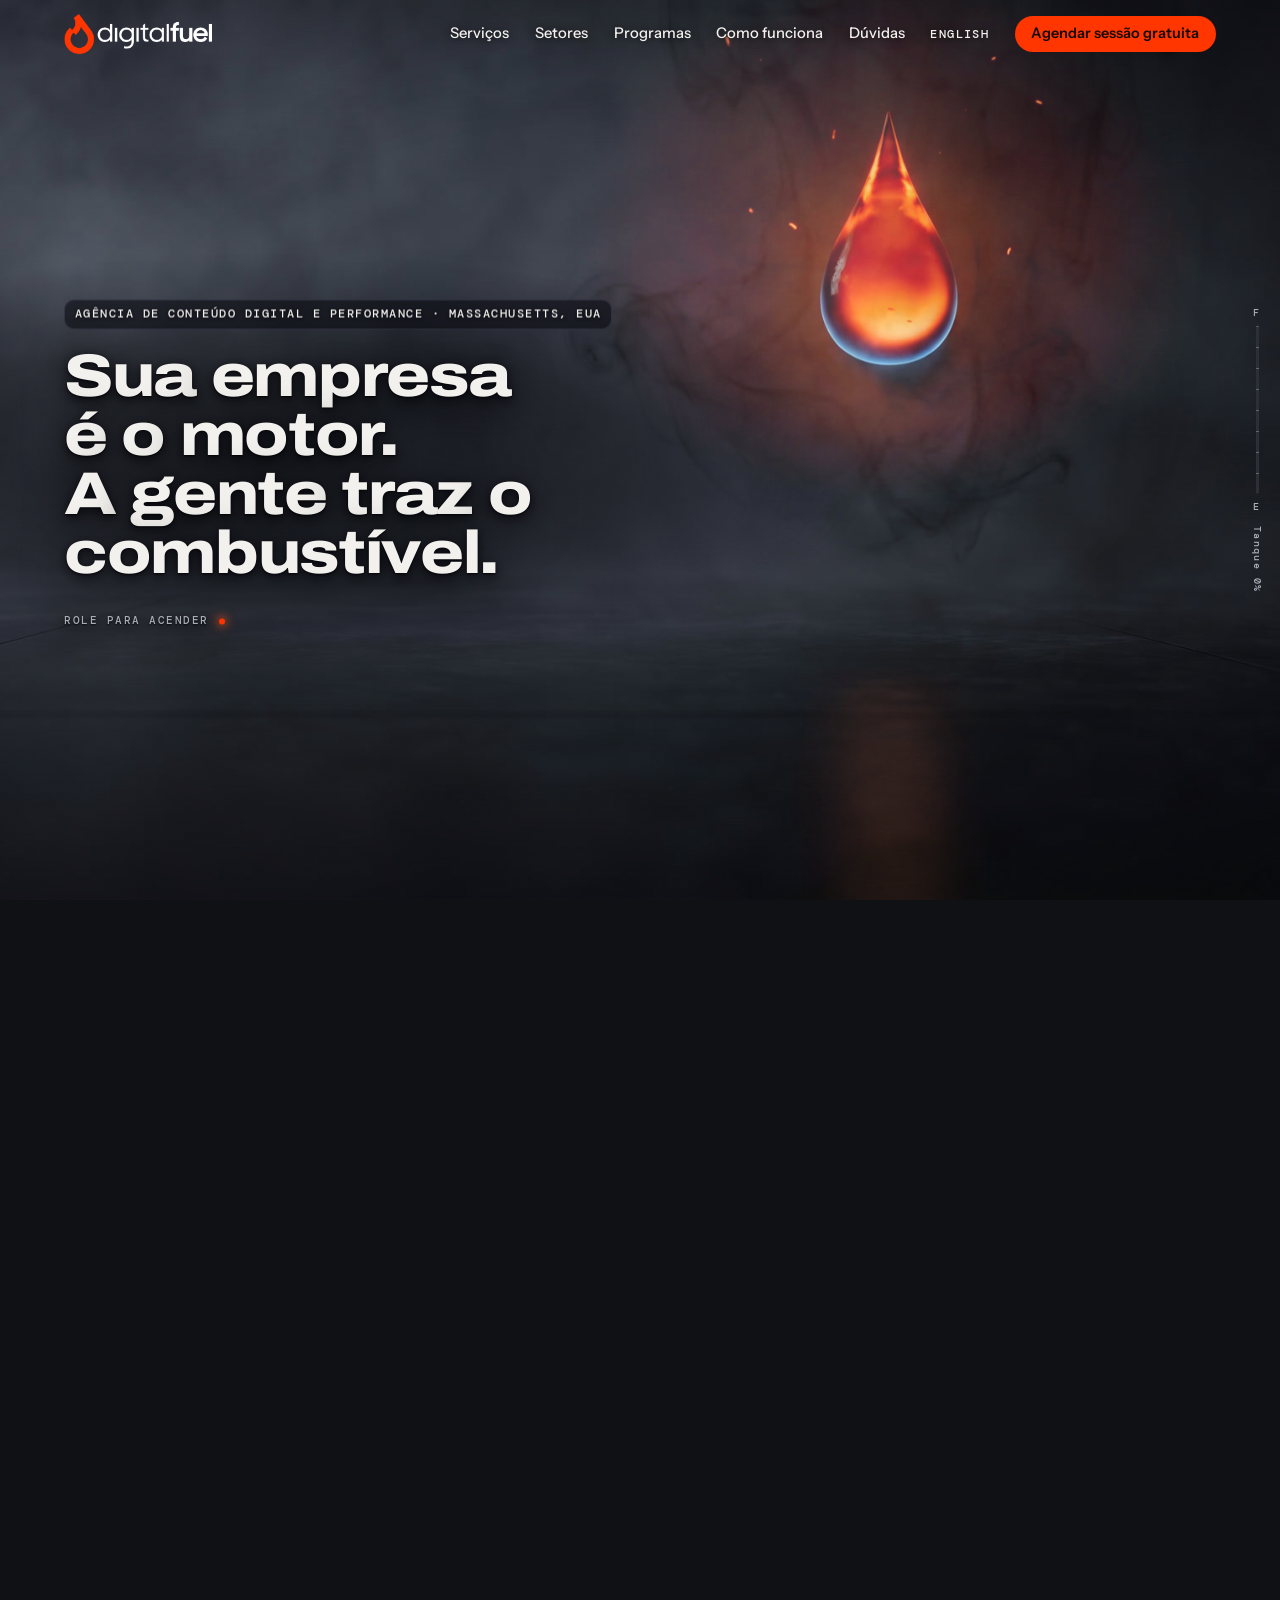
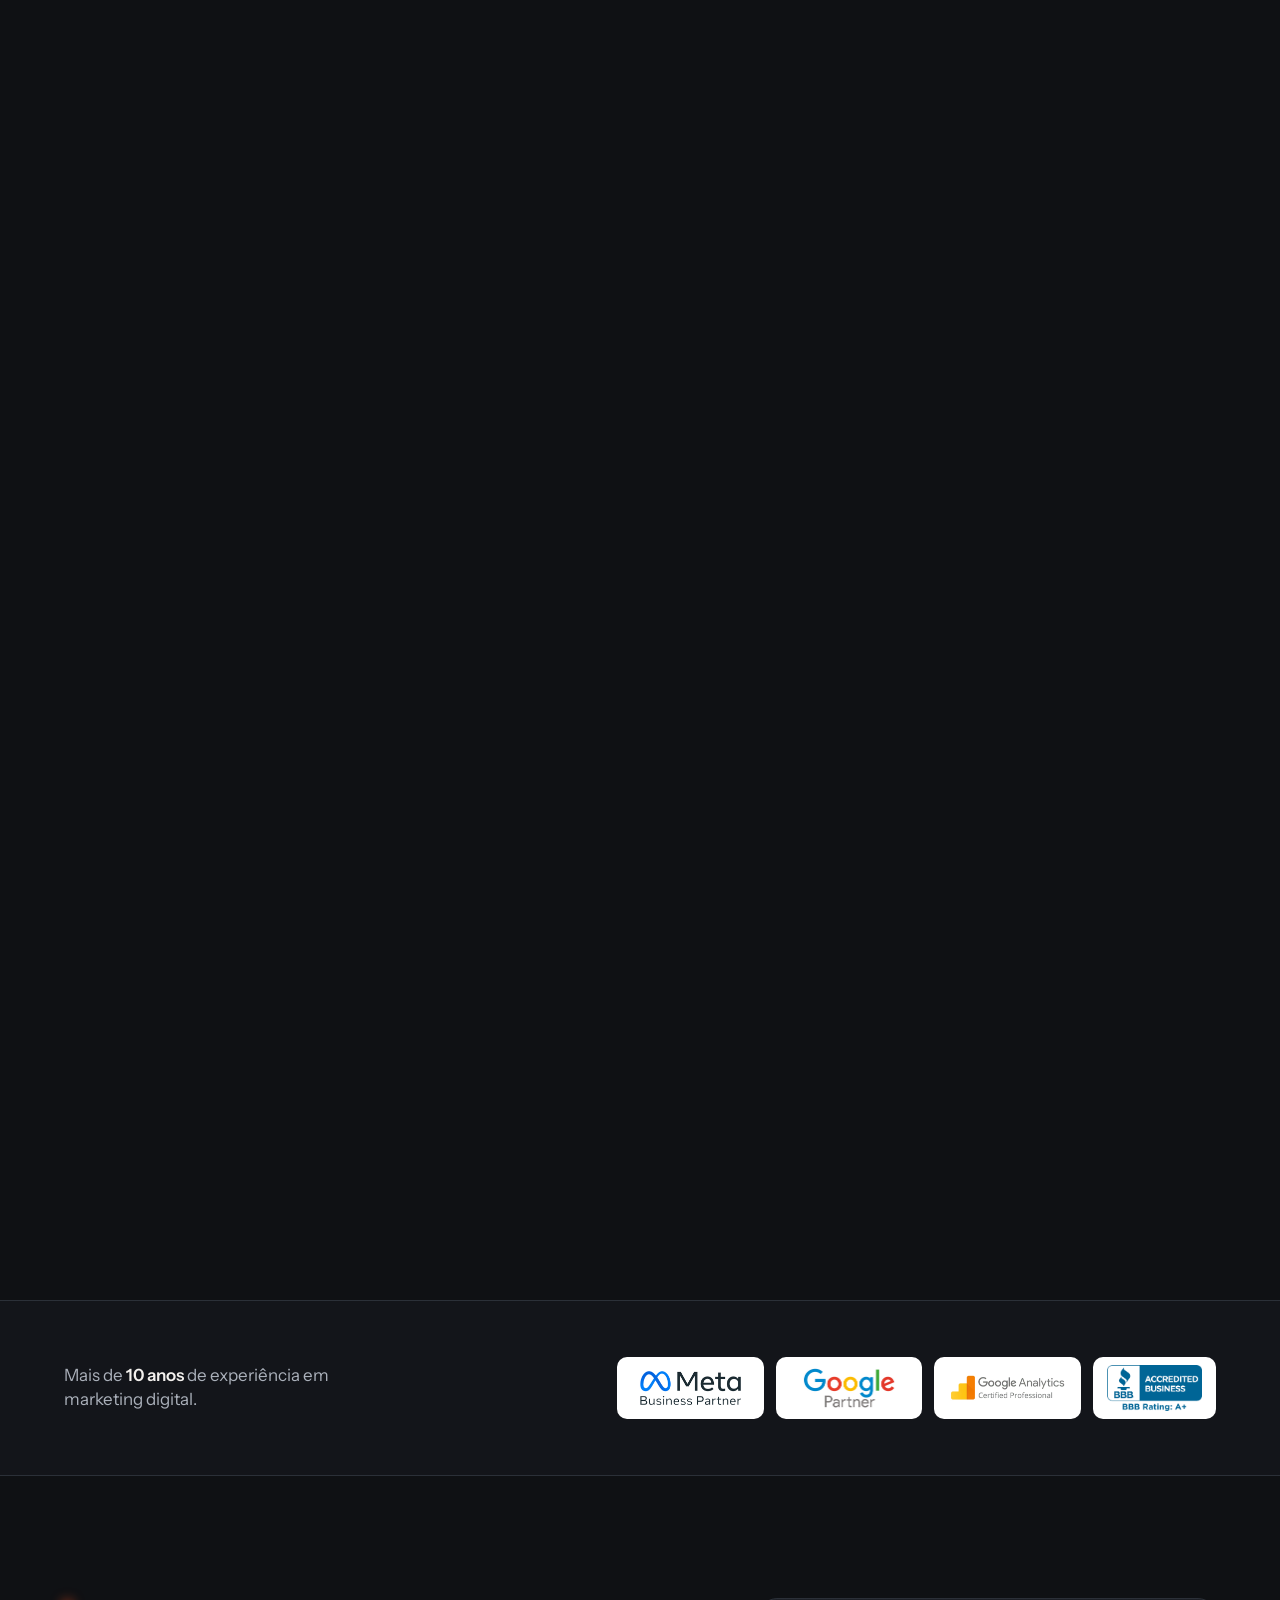
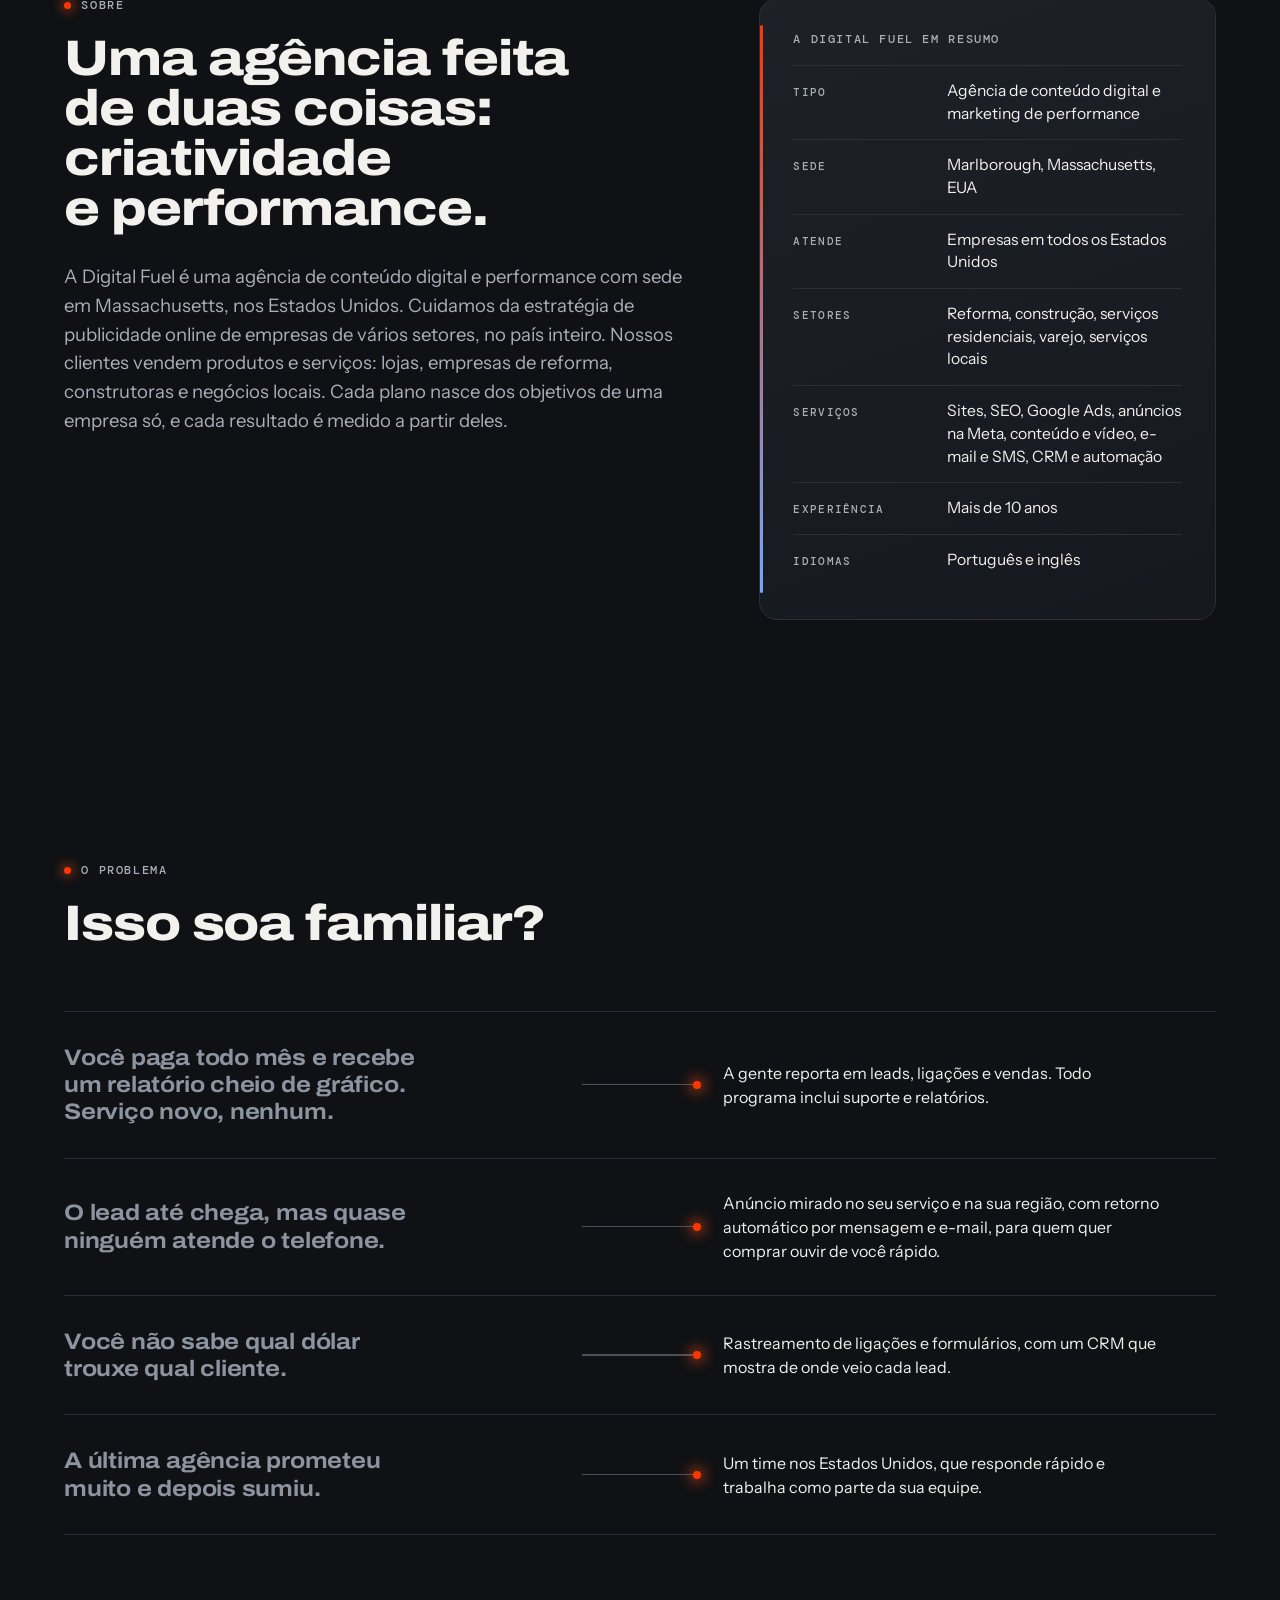
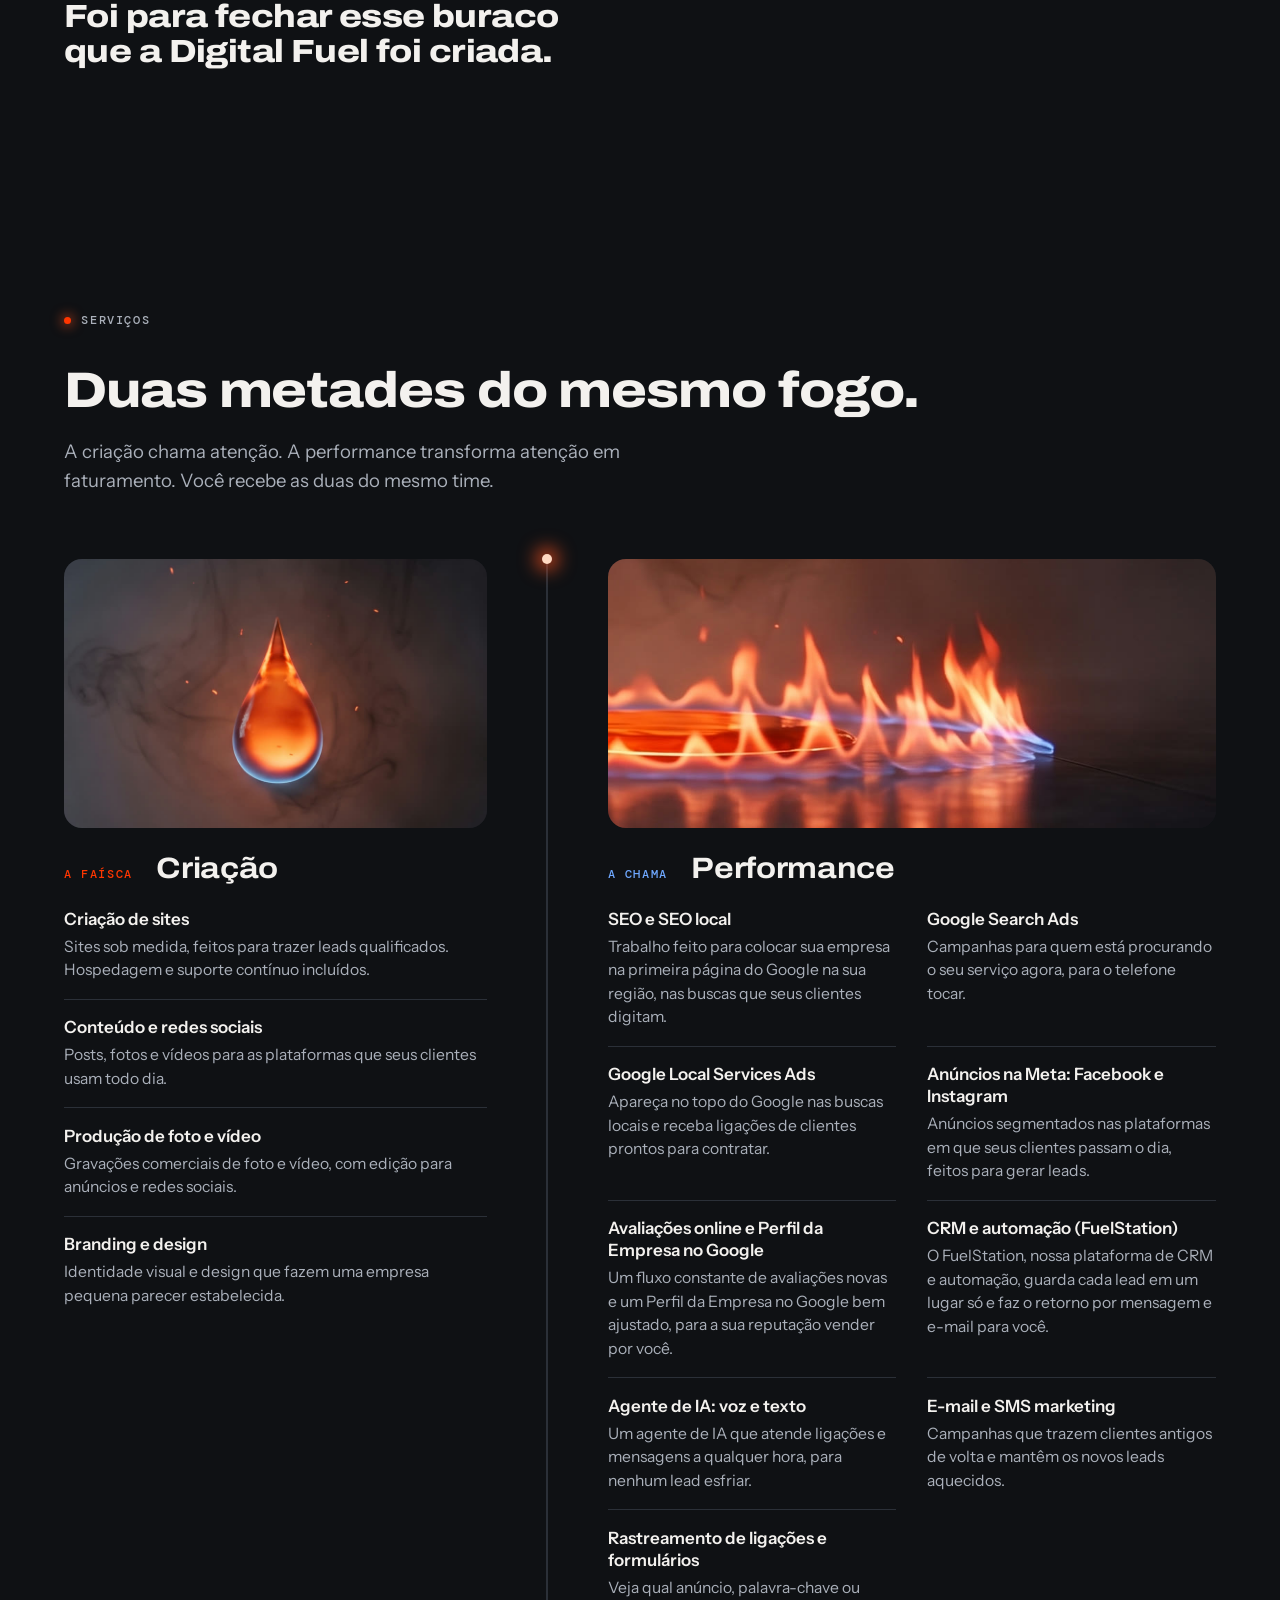
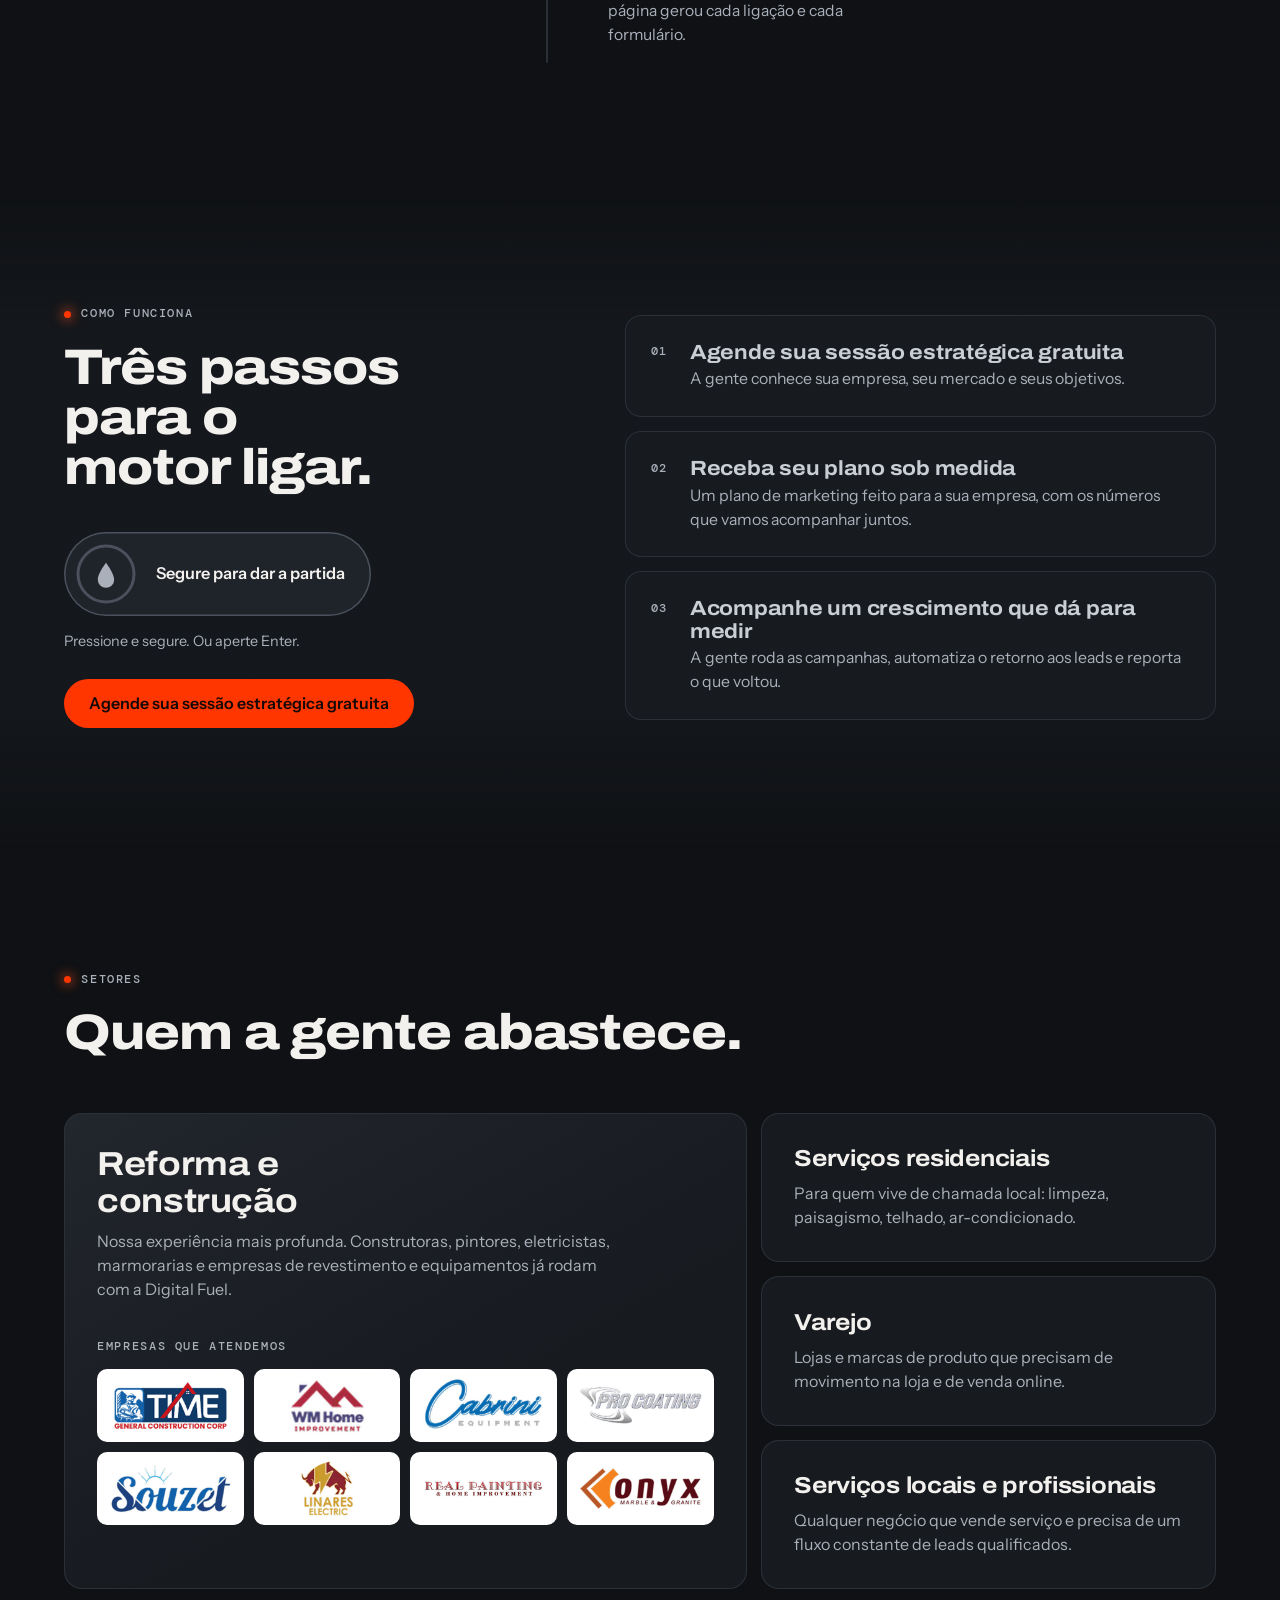
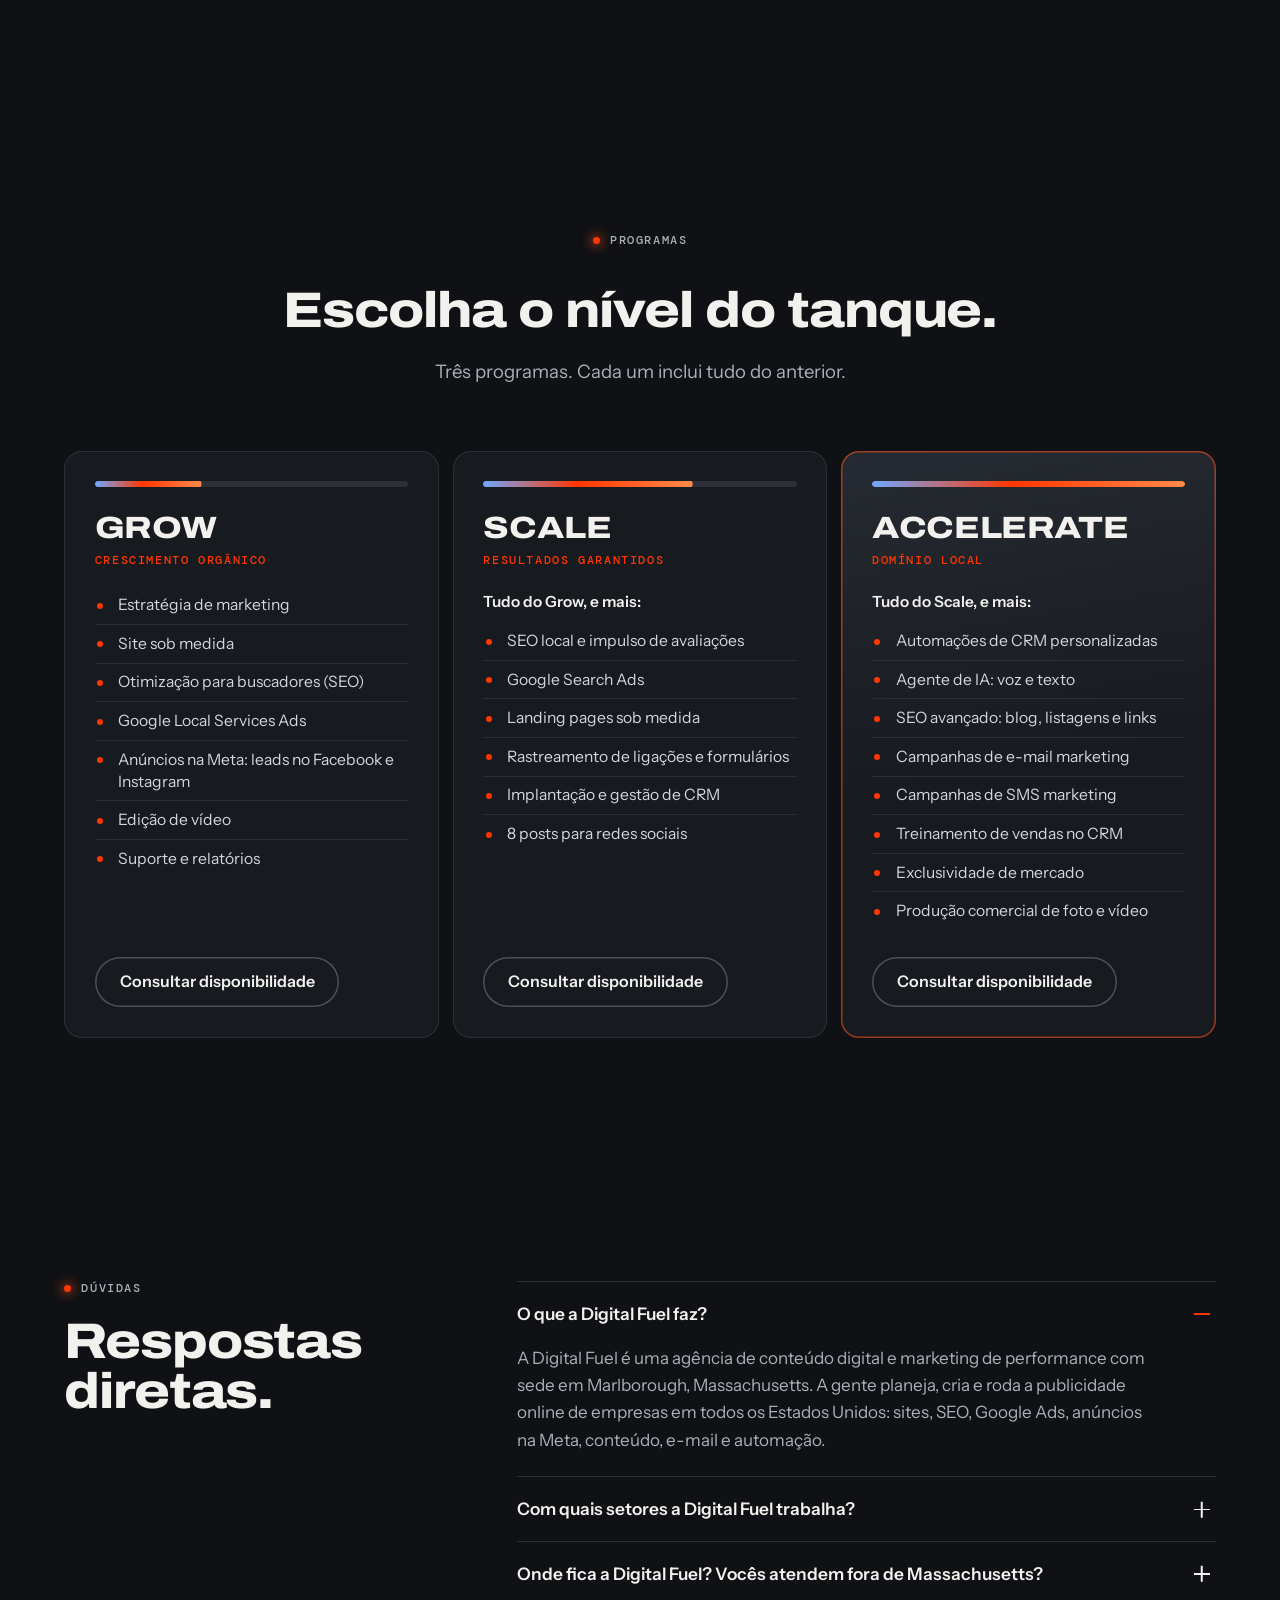
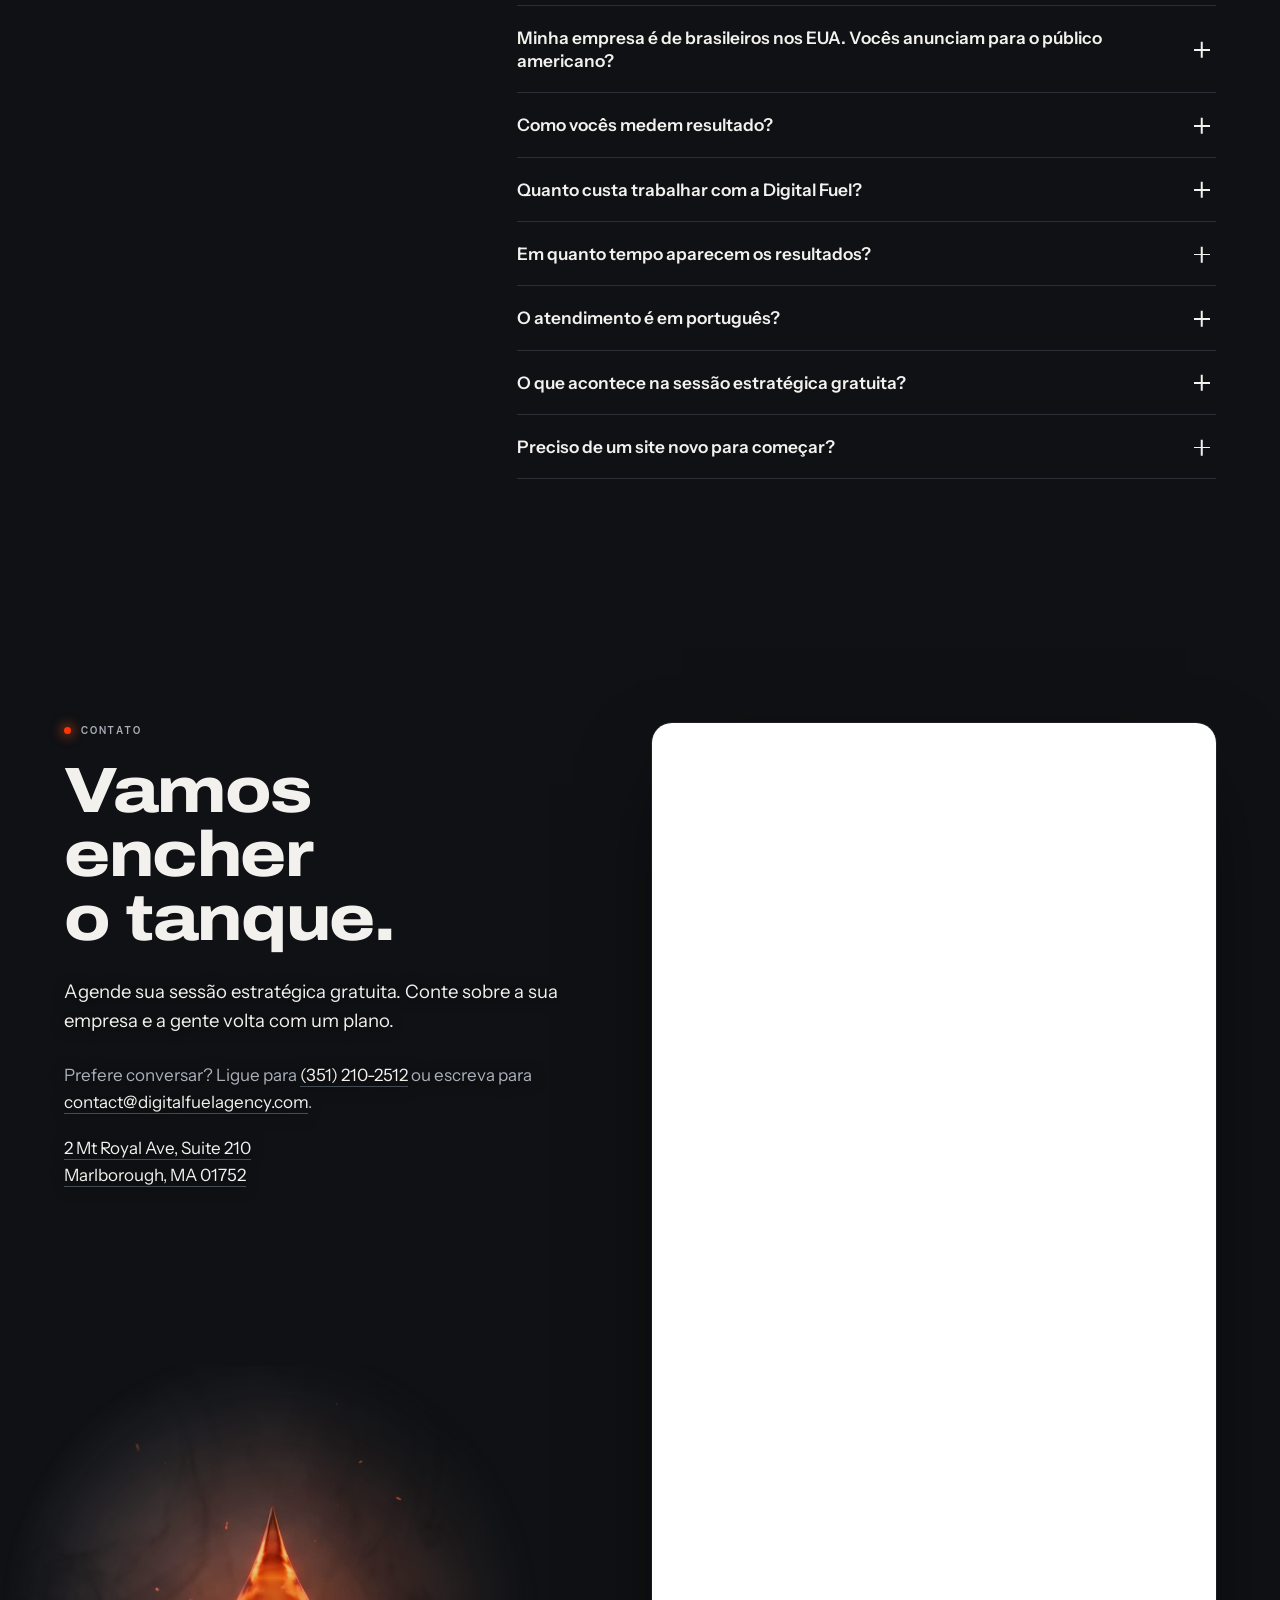
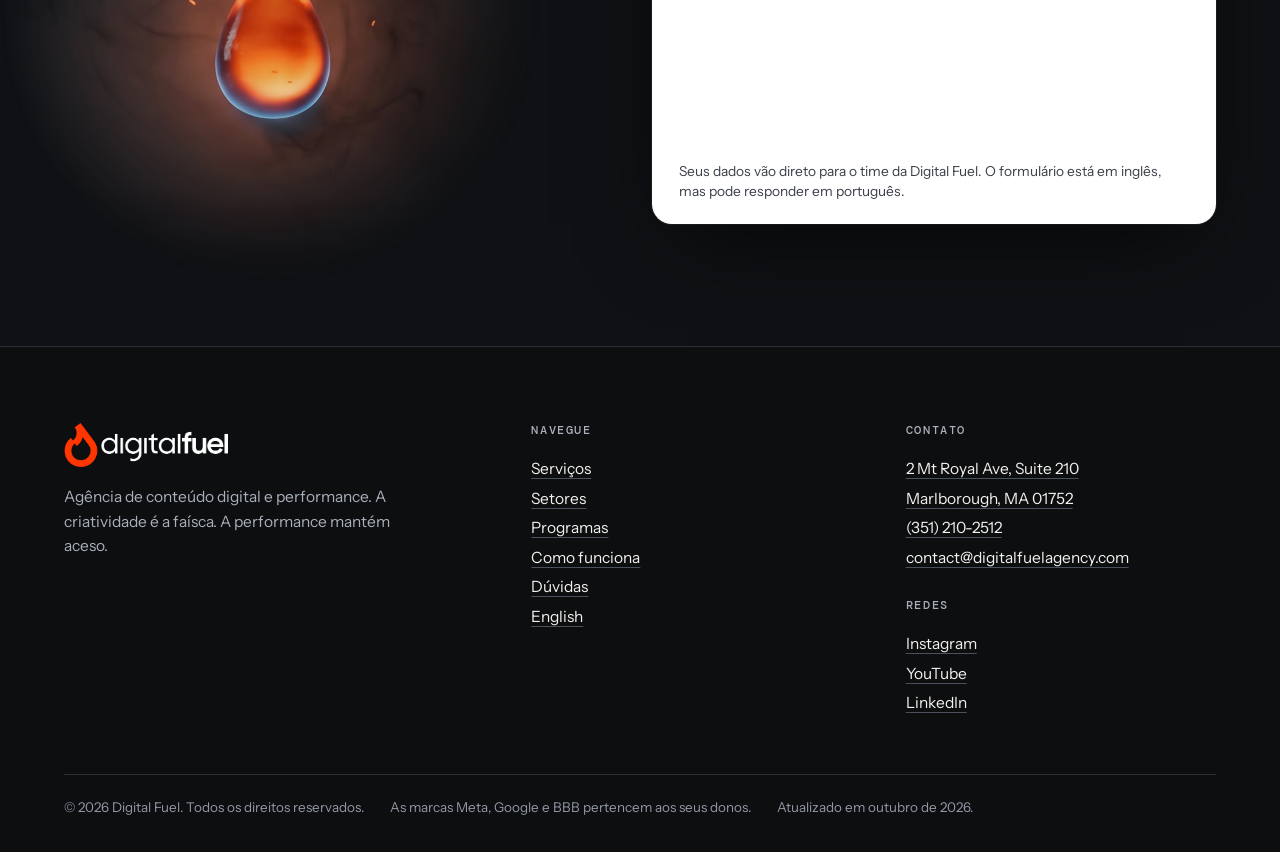
<file: site/pt-br/index.html>
<!doctype html>
<html lang="pt-BR" data-assets="../assets/">
<head>
<meta charset="utf-8">
<meta name="viewport" content="width=device-width, initial-scale=1">
<title>Digital Fuel | Agência de Marketing Digital nos EUA</title>
<meta name="description" content="Agência de conteúdo digital e performance em Massachusetts. Sites, SEO, Google Ads, Meta e automação para empresas de brasileiros nos EUA. Sessão gratuita.">
<meta name="robots" content="index, follow, max-snippet:-1, max-image-preview:large, max-video-preview:-1">
<meta name="theme-color" content="#0f1114">
<meta name="color-scheme" content="dark">
<meta name="geo.region" content="US-MA">
<meta name="geo.placename" content="Marlborough">
<!-- DEPLOY STEP: confirme o domínio do ar. canonical, hreflang, og:url, og:image, sitemap.xml, robots.txt e llms.txt usam https://digitalfuelagency.com -->
<link rel="canonical" href="https://digitalfuelagency.com/pt-br/">
<link rel="alternate" hreflang="en" href="https://digitalfuelagency.com/">
<link rel="alternate" hreflang="pt-BR" href="https://digitalfuelagency.com/pt-br/">
<link rel="alternate" hreflang="x-default" href="https://digitalfuelagency.com/">
<meta property="og:type" content="website">
<meta property="og:site_name" content="Digital Fuel">
<meta property="og:title" content="Digital Fuel | Agência de Marketing Digital nos EUA">
<meta property="og:description" content="Agência de conteúdo digital e performance em Massachusetts. Sites, SEO, Google Ads, Meta e automação para empresas de brasileiros nos EUA. Sessão gratuita.">
<meta property="og:url" content="https://digitalfuelagency.com/pt-br/">
<meta property="og:image" content="https://digitalfuelagency.com/assets/og-digital-fuel.jpg">
<meta property="og:image:width" content="1200">
<meta property="og:image:height" content="630">
<meta property="og:image:alt" content="Uma gota de combustível incandescente na fumaça escura, com o logotipo da Digital Fuel">
<meta property="og:locale" content="pt_BR">
<meta property="og:locale:alternate" content="en_US">
<meta name="twitter:card" content="summary_large_image">
<meta name="twitter:title" content="Digital Fuel | Agência de Marketing Digital nos EUA">
<meta name="twitter:description" content="Agência de conteúdo digital e performance em Massachusetts. Sites, SEO, Google Ads, Meta e automação para empresas de brasileiros nos EUA. Sessão gratuita.">
<meta name="twitter:image" content="https://digitalfuelagency.com/assets/og-digital-fuel.jpg">
<link rel="icon" type="image/png" href="../assets/favicon.png">
<link rel="apple-touch-icon" href="../assets/apple-touch-icon.png">
<script>(function(){var d=document.documentElement,G=["(max-width: 720px)","(orientation: portrait) and (max-width: 1024px)","(orientation: portrait) and (pointer: coarse)","(orientation: landscape) and (pointer: coarse) and (max-height: 560px)","(prefers-reduced-motion: reduce)"],s=false,i;window.__GATES=G;for(i=0;i<G.length;i++){if(window.matchMedia(G[i]).matches){s=true;break}}d.className+=" js "+(s?"static":"scrub")})()</script>
<link rel="preload" as="image" href="../assets/hero-poster.jpg" media="(min-width: 721px) and (orientation: landscape)" fetchpriority="high">
<link rel="preload" as="image" href="../assets/hero-clean-m.jpg" media="(max-width: 720px), (orientation: portrait) and (max-width: 1024px)" fetchpriority="high">
<link rel="preload" as="image" href="../assets/hero-drop-light.jpg" media="(max-width: 720px), (orientation: portrait) and (max-width: 1024px)">
<link rel="preconnect" href="https://fonts.googleapis.com">
<link rel="preconnect" href="https://fonts.gstatic.com" crossorigin>
<link rel="stylesheet" href="https://fonts.googleapis.com/css2?family=Archivo:wdth,wght@112..125,700..800&amp;family=DM+Mono:wght@400;500&amp;family=Instrument+Sans:wght@400;500;600&amp;display=swap">
<link rel="stylesheet" href="../assets/site.css">
<script type="application/ld+json">{"@context":"https://schema.org","@graph":[{"@type":["ProfessionalService","LocalBusiness"],"@id":"https://digitalfuelagency.com/#organization","name":"Digital Fuel","alternateName":"Digital Fuel Agency","url":"https://digitalfuelagency.com/","logo":"https://digitalfuelagency.com/assets/logo-digital-fuel.png","image":"https://digitalfuelagency.com/assets/og-digital-fuel.jpg","description":"A Digital Fuel é uma agência de conteúdo digital e marketing de performance com sede em Marlborough, Massachusetts. Planeja, cria e roda a publicidade online de empresas em todos os Estados Unidos, com experiência mais profunda em reforma e construção.","slogan":"A criatividade é a faísca. A performance mantém aceso.","telephone":"+1-351-210-2512","email":"contact@digitalfuelagency.com","address":{"@type":"PostalAddress","streetAddress":"2 Mt Royal Ave, Suite 210","addressLocality":"Marlborough","addressRegion":"MA","postalCode":"01752","addressCountry":"US"},"hasMap":"https://maps.app.goo.gl/HQXtMH3MMT9xS4z59","areaServed":{"@type":"Country","name":"United States"},"knowsLanguage":["en","pt-BR"],"knowsAbout":["Digital marketing","Performance marketing","Lead generation","Search engine optimization","Local SEO","Google Ads","Google Local Services Ads","Meta ads","Web design","Content marketing","Marketing automation","CRM","Home renovation marketing","Construction marketing"],"sameAs":["https://www.instagram.com/digitalfuelagency/","https://www.youtube.com/@digitalfuelagency","https://www.linkedin.com/company/digital-fuel-agency"],"hasOfferCatalog":{"@type":"OfferCatalog","name":"Serviços de marketing digital","itemListElement":[{"@type":"Offer","itemOffered":{"@type":"Service","name":"Criação de sites","description":"Sites sob medida, feitos para trazer leads qualificados. Hospedagem e suporte contínuo incluídos.","provider":{"@id":"https://digitalfuelagency.com/#organization"},"areaServed":{"@type":"Country","name":"United States"}}},{"@type":"Offer","itemOffered":{"@type":"Service","name":"Conteúdo e redes sociais","description":"Posts, fotos e vídeos para as plataformas que seus clientes usam todo dia.","provider":{"@id":"https://digitalfuelagency.com/#organization"},"areaServed":{"@type":"Country","name":"United States"}}},{"@type":"Offer","itemOffered":{"@type":"Service","name":"Produção de foto e vídeo","description":"Gravações comerciais de foto e vídeo, com edição para anúncios e redes sociais.","provider":{"@id":"https://digitalfuelagency.com/#organization"},"areaServed":{"@type":"Country","name":"United States"}}},{"@type":"Offer","itemOffered":{"@type":"Service","name":"Branding e design","description":"Identidade visual e design que fazem uma empresa pequena parecer estabelecida.","provider":{"@id":"https://digitalfuelagency.com/#organization"},"areaServed":{"@type":"Country","name":"United States"}}},{"@type":"Offer","itemOffered":{"@type":"Service","name":"SEO e SEO local","description":"Trabalho feito para colocar sua empresa na primeira página do Google na sua região, nas buscas que seus clientes digitam.","provider":{"@id":"https://digitalfuelagency.com/#organization"},"areaServed":{"@type":"Country","name":"United States"}}},{"@type":"Offer","itemOffered":{"@type":"Service","name":"Google Search Ads","description":"Campanhas para quem está procurando o seu serviço agora, para o telefone tocar.","provider":{"@id":"https://digitalfuelagency.com/#organization"},"areaServed":{"@type":"Country","name":"United States"}}},{"@type":"Offer","itemOffered":{"@type":"Service","name":"Google Local Services Ads","description":"Apareça no topo do Google nas buscas locais e receba ligações de clientes prontos para contratar.","provider":{"@id":"https://digitalfuelagency.com/#organization"},"areaServed":{"@type":"Country","name":"United States"}}},{"@type":"Offer","itemOffered":{"@type":"Service","name":"Anúncios na Meta: Facebook e Instagram","description":"Anúncios segmentados nas plataformas em que seus clientes passam o dia, feitos para gerar leads.","provider":{"@id":"https://digitalfuelagency.com/#organization"},"areaServed":{"@type":"Country","name":"United States"}}},{"@type":"Offer","itemOffered":{"@type":"Service","name":"Avaliações online e Perfil da Empresa no Google","description":"Um fluxo constante de avaliações novas e um Perfil da Empresa no Google bem ajustado, para a sua reputação vender por você.","provider":{"@id":"https://digitalfuelagency.com/#organization"},"areaServed":{"@type":"Country","name":"United States"}}},{"@type":"Offer","itemOffered":{"@type":"Service","name":"CRM e automação (FuelStation)","description":"O FuelStation, nossa plataforma de CRM e automação, guarda cada lead em um lugar só e faz o retorno por mensagem e e-mail para você.","provider":{"@id":"https://digitalfuelagency.com/#organization"},"areaServed":{"@type":"Country","name":"United States"}}},{"@type":"Offer","itemOffered":{"@type":"Service","name":"Agente de IA: voz e texto","description":"Um agente de IA que atende ligações e mensagens a qualquer hora, para nenhum lead esfriar.","provider":{"@id":"https://digitalfuelagency.com/#organization"},"areaServed":{"@type":"Country","name":"United States"}}},{"@type":"Offer","itemOffered":{"@type":"Service","name":"E-mail e SMS marketing","description":"Campanhas que trazem clientes antigos de volta e mantêm os novos leads aquecidos.","provider":{"@id":"https://digitalfuelagency.com/#organization"},"areaServed":{"@type":"Country","name":"United States"}}},{"@type":"Offer","itemOffered":{"@type":"Service","name":"Rastreamento de ligações e formulários","description":"Veja qual anúncio, palavra-chave ou página gerou cada ligação e cada formulário.","provider":{"@id":"https://digitalfuelagency.com/#organization"},"areaServed":{"@type":"Country","name":"United States"}}}]}},{"@type":"WebSite","@id":"https://digitalfuelagency.com/#website","url":"https://digitalfuelagency.com/","name":"Digital Fuel","inLanguage":["en","pt-BR"],"publisher":{"@id":"https://digitalfuelagency.com/#organization"}},{"@type":"WebPage","@id":"https://digitalfuelagency.com/pt-br/#webpage","url":"https://digitalfuelagency.com/pt-br/","name":"Digital Fuel | Agência de Marketing Digital nos EUA","description":"Agência de conteúdo digital e performance em Massachusetts. Sites, SEO, Google Ads, Meta e automação para empresas de brasileiros nos EUA. Sessão gratuita.","inLanguage":"pt-BR","isPartOf":{"@id":"https://digitalfuelagency.com/#website"},"about":{"@id":"https://digitalfuelagency.com/#organization"},"dateModified":"2026-10-12","primaryImageOfPage":{"@type":"ImageObject","url":"https://digitalfuelagency.com/assets/og-digital-fuel.jpg","width":1200,"height":630}},{"@type":"FAQPage","@id":"https://digitalfuelagency.com/pt-br/#faq","inLanguage":"pt-BR","isPartOf":{"@id":"https://digitalfuelagency.com/pt-br/#webpage"},"mainEntity":[{"@type":"Question","name":"O que a Digital Fuel faz?","acceptedAnswer":{"@type":"Answer","text":"A Digital Fuel é uma agência de conteúdo digital e marketing de performance com sede em Marlborough, Massachusetts. A gente planeja, cria e roda a publicidade online de empresas em todos os Estados Unidos: sites, SEO, Google Ads, anúncios na Meta, conteúdo, e-mail e automação."}},{"@type":"Question","name":"Com quais setores a Digital Fuel trabalha?","acceptedAnswer":{"@type":"Answer","text":"Trabalhamos com empresas que vendem produtos e serviços, e nossa experiência mais profunda é em reforma e construção. Entre os clientes estão construtoras, pintores, eletricistas, marmorarias e lojas."}},{"@type":"Question","name":"Onde fica a Digital Fuel? Vocês atendem fora de Massachusetts?","acceptedAnswer":{"@type":"Answer","text":"Nosso escritório fica na 2 Mt Royal Ave, Suite 210, Marlborough, MA 01752. Atendemos clientes em qualquer parte dos Estados Unidos."}},{"@type":"Question","name":"Minha empresa é de brasileiros nos EUA. Vocês anunciam para o público americano?","acceptedAnswer":{"@type":"Answer","text":"Sim. As campanhas são feitas em inglês, para o cliente americano da sua região, e todo o nosso contato com você pode ser em português."}},{"@type":"Question","name":"Como vocês medem resultado?","acceptedAnswer":{"@type":"Answer","text":"Medimos resultado em leads, ligações e vendas. Todo programa inclui suporte e relatórios, e os programas Scale e Accelerate somam rastreamento de ligações e formulários com um CRM, para você ver de onde veio cada lead."}},{"@type":"Question","name":"Quanto custa trabalhar com a Digital Fuel?","acceptedAnswer":{"@type":"Answer","text":"O valor depende do programa escolhido (Grow, Scale ou Accelerate) e do seu mercado. Você recebe o número exato na sessão estratégica gratuita, antes de assumir qualquer compromisso."}},{"@type":"Question","name":"Em quanto tempo aparecem os resultados?","acceptedAnswer":{"@type":"Answer","text":"Google Ads e Local Services Ads podem começar a trazer ligações poucos dias depois de entrarem no ar. SEO leva mais tempo, em geral alguns meses, e continua trabalhando depois disso."}},{"@type":"Question","name":"O atendimento é em português?","acceptedAnswer":{"@type":"Answer","text":"Sim. Nosso time atende em português e em inglês, e este site existe nos dois idiomas."}},{"@type":"Question","name":"O que acontece na sessão estratégica gratuita?","acceptedAnswer":{"@type":"Answer","text":"A gente conhece sua empresa, seu mercado e seus objetivos, e mostra um plano feito para o seu negócio. A sessão é gratuita e quem decide o próximo passo é você."}},{"@type":"Question","name":"Preciso de um site novo para começar?","acceptedAnswer":{"@type":"Answer","text":"Todo programa inclui um site sob medida, feito para gerar leads, com hospedagem e suporte contínuo."}}]}]}</script>
</head>
<body>
<a class="skip" href="#main">Pular para o conteúdo</a>
<div class="ambient" aria-hidden="true"></div>
<div class="gauge" aria-hidden="true"><span class="gauge__f">F</span><span class="gauge__track"><i class="gauge__fill"></i></span><span class="gauge__e">E</span><span class="gauge__read" data-label="Tanque">Tanque 0%</span></div>

<header class="nav">
  <a class="nav__brand" href="./" aria-label="Digital Fuel, início"><img src="../assets/logo-digital-fuel.png" alt="Digital Fuel" width="470" height="127"></a>
  <nav class="nav__links" id="nav-links" aria-label="Principal">
    <a href="#services">Serviços</a>
    <a href="#industries">Setores</a>
    <a href="#programs">Programas</a>
    <a href="#how">Como funciona</a>
    <a href="#faq">Dúvidas</a>
    <a class="nav__alt" href="../" hreflang="en" lang="en">English</a>
  </nav>
  <a class="nav__lang" href="../" hreflang="en" lang="en" data-short="EN">English</a>
  <a class="btn btn--sm" href="#contact" data-short="Sessão grátis">Agendar sessão gratuita</a>
  <button class="nav__toggle" type="button" aria-expanded="false" aria-controls="nav-links" aria-label="Menu"><span></span><span></span></button>
</header>

<main id="main" tabindex="-1">

  <section class="hero" id="top" aria-label="Apresentação">
    <div class="stage">
      <div class="poster" aria-hidden="true"></div>
      <canvas class="scene" width="1920" height="1072" aria-hidden="true"></canvas>
      <div class="scrim" aria-hidden="true"></div>
      <div class="bands">
        <div class="band band--1" data-a="0" data-b="0.24" data-fx="drift">
          <h1><span class="kicker chip">Agência de conteúdo digital e performance · Massachusetts, EUA</span> <span class="display split">Sua empresa é o motor. A gente traz o combustível.</span></h1>
          <p class="cue" aria-hidden="true">Role para acender</p>
        </div>
        <div class="band band--2" data-a="0.26" data-b="0.49" data-fx="fall">
          <p class="display split">Primeiro, a faísca.</p>
          <p class="band__sub">Criação que faz a pessoa parar. Site, conteúdo, vídeo e anúncio.</p>
        </div>
        <div class="band band--3" data-a="0.51" data-b="0.74" data-fx="punch">
          <p class="display split">Depois, a chama firme.</p>
          <p class="band__sub">Performance que dá para contar. Ligações, formulários e serviços fechados.</p>
        </div>
        <div class="band band--4" data-a="0.76" data-b="1" data-fx="rise">
          <p class="display split">Criatividade e performance, no mesmo time.</p>
          <p class="band__sub">A Digital Fuel planeja, cria e roda a sua publicidade online, e mostra o que cada dólar trouxe de volta.</p>
          <p class="band__cta"><a class="btn" href="#contact">Agende sua sessão estratégica gratuita</a> <a class="link" href="#how">Veja como funciona</a></p>
        </div>
      </div>
    </div>
  </section>

  <section class="trust" aria-label="Experiência e certificações">
    <div class="wrap trust__row" data-reveal>
      <p class="trust__stat">Mais de <b>10 anos</b> de experiência em marketing digital.</p>
      <ul class="badges">
        <li><img src="../assets/badges/meta-business-partner.jpg" alt="Selo Meta Business Partner" width="474" height="184" loading="lazy" decoding="async"></li>
        <li><img src="../assets/badges/google-partner.jpg" alt="Selo Google Partner" width="474" height="184" loading="lazy" decoding="async"></li>
        <li><img src="../assets/badges/google-analytics-certified.jpg" alt="Selo Google Analytics Certified Professional" width="474" height="184" loading="lazy" decoding="async"></li>
        <li><img src="../assets/badges/bbb-accredited-a-plus.png" alt="BBB Accredited Business, nota A+" width="500" height="242" loading="lazy" decoding="async"></li>
      </ul>
    </div>
  </section>

  <section class="sec about" id="about">
    <div class="wrap about__grid">
      <div data-reveal>
        <p class="eyebrow mono">Sobre</p>
        <h2>Uma agência feita de duas coisas: criatividade e performance.</h2>
        <p class="lede">A Digital Fuel é uma agência de conteúdo digital e performance com sede em Massachusetts, nos Estados Unidos. Cuidamos da estratégia de publicidade online de empresas de vários setores, no país inteiro. Nossos clientes vendem produtos e serviços: lojas, empresas de reforma, construtoras e negócios locais. Cada plano nasce dos objetivos de uma empresa só, e cada resultado é medido a partir deles.</p>
      </div>
      <aside class="spec" aria-labelledby="spec-title" data-reveal>
        <h3 id="spec-title">A Digital Fuel em resumo</h3>
        <dl>
          <div><dt>Tipo</dt><dd>Agência de conteúdo digital e marketing de performance</dd></div>
          <div><dt>Sede</dt><dd>Marlborough, Massachusetts, EUA</dd></div>
          <div><dt>Atende</dt><dd>Empresas em todos os Estados Unidos</dd></div>
          <div><dt>Setores</dt><dd>Reforma, construção, serviços residenciais, varejo, serviços locais</dd></div>
          <div><dt>Serviços</dt><dd>Sites, SEO, Google Ads, anúncios na Meta, conteúdo e vídeo, e-mail e SMS, CRM e automação</dd></div>
          <div><dt>Experiência</dt><dd>Mais de 10 anos</dd></div>
          <div><dt>Idiomas</dt><dd>Português e inglês</dd></div>
        </dl>
      </aside>
    </div>
  </section>

  <section class="sec pains" id="why">
    <div class="wrap">
      <div data-reveal>
        <p class="eyebrow mono">O problema</p>
        <h2>Isso soa familiar?</h2>
      </div>
      <ol class="pairs">
        <li class="pair" data-reveal><p class="pain">Você paga todo mês e recebe um relatório cheio de gráfico. Serviço novo, nenhum.</p><span class="pair__link" aria-hidden="true"></span><p class="fix">A gente reporta em leads, ligações e vendas. Todo programa inclui suporte e relatórios.</p></li>
        <li class="pair" data-reveal><p class="pain">O lead até chega, mas quase ninguém atende o telefone.</p><span class="pair__link" aria-hidden="true"></span><p class="fix">Anúncio mirado no seu serviço e na sua região, com retorno automático por mensagem e e-mail, para quem quer comprar ouvir de você rápido.</p></li>
        <li class="pair" data-reveal><p class="pain">Você não sabe qual dólar trouxe qual cliente.</p><span class="pair__link" aria-hidden="true"></span><p class="fix">Rastreamento de ligações e formulários, com um CRM que mostra de onde veio cada lead.</p></li>
        <li class="pair" data-reveal><p class="pain">A última agência prometeu muito e depois sumiu.</p><span class="pair__link" aria-hidden="true"></span><p class="fix">Um time nos Estados Unidos, que responde rápido e trabalha como parte da sua equipe.</p></li>
      </ol>
      <div data-reveal><p class="closer">Foi para fechar esse buraco que a Digital Fuel foi criada.</p></div>
    </div>
  </section>

  <section class="sec services" id="services">
    <div class="wrap">
      <header class="sec__head" data-reveal>
        <p class="eyebrow mono">Serviços</p>
        <h2>Duas metades do mesmo fogo.</h2>
        <p class="lede">A criação chama atenção. A performance transforma atenção em faturamento. Você recebe as duas do mesmo time.</p>
      </header>
      <div class="halves">
        <div class="half half--spark" data-reveal>
          <figure class="half__media"><img src="../assets/spark.jpg" alt="Uma gota de combustível incandescente parada na fumaça escura" width="880" height="880" loading="lazy" decoding="async"></figure>
          <h3 class="half__title"><span class="mono">A faísca</span> Criação</h3>
          <ul class="svc">
            <li><h4>Criação de sites</h4><p>Sites sob medida, feitos para trazer leads qualificados. Hospedagem e suporte contínuo incluídos.</p></li>
            <li><h4>Conteúdo e redes sociais</h4><p>Posts, fotos e vídeos para as plataformas que seus clientes usam todo dia.</p></li>
            <li><h4>Produção de foto e vídeo</h4><p>Gravações comerciais de foto e vídeo, com edição para anúncios e redes sociais.</p></li>
            <li><h4>Branding e design</h4><p>Identidade visual e design que fazem uma empresa pequena parecer estabelecida.</p></li>
          </ul>
        </div>
        <div class="fuse" aria-hidden="true"><i></i><b></b></div>
        <div class="half half--flame" data-reveal>
          <figure class="half__media"><img src="../assets/flame.jpg" alt="Chamas laranja com base azul, vistas de perto sobre um piso escuro polido" width="880" height="880" loading="lazy" decoding="async"></figure>
          <h3 class="half__title"><span class="mono">A chama</span> Performance</h3>
          <ul class="svc">
            <li><h4>SEO e SEO local</h4><p>Trabalho feito para colocar sua empresa na primeira página do Google na sua região, nas buscas que seus clientes digitam.</p></li>
            <li><h4>Google Search Ads</h4><p>Campanhas para quem está procurando o seu serviço agora, para o telefone tocar.</p></li>
            <li><h4>Google Local Services Ads</h4><p>Apareça no topo do Google nas buscas locais e receba ligações de clientes prontos para contratar.</p></li>
            <li><h4>Anúncios na Meta: Facebook e Instagram</h4><p>Anúncios segmentados nas plataformas em que seus clientes passam o dia, feitos para gerar leads.</p></li>
            <li><h4>Avaliações online e Perfil da Empresa no Google</h4><p>Um fluxo constante de avaliações novas e um Perfil da Empresa no Google bem ajustado, para a sua reputação vender por você.</p></li>
            <li><h4>CRM e automação (FuelStation)</h4><p>O FuelStation, nossa plataforma de CRM e automação, guarda cada lead em um lugar só e faz o retorno por mensagem e e-mail para você.</p></li>
            <li><h4>Agente de IA: voz e texto</h4><p>Um agente de IA que atende ligações e mensagens a qualquer hora, para nenhum lead esfriar.</p></li>
            <li><h4>E-mail e SMS marketing</h4><p>Campanhas que trazem clientes antigos de volta e mantêm os novos leads aquecidos.</p></li>
            <li><h4>Rastreamento de ligações e formulários</h4><p>Veja qual anúncio, palavra-chave ou página gerou cada ligação e cada formulário.</p></li>
          </ul>
        </div>
      </div>
    </div>
  </section>

  <section class="sec how" id="how">
    <div class="wrap how__grid">
      <div data-reveal>
        <p class="eyebrow mono">Como funciona</p>
        <h2>Três passos para o motor ligar.</h2>
        <button class="ignite" type="button" aria-pressed="false" data-idle="Segure para dar a partida" data-done="Motor ligado.">
          <span class="ignite__ring" aria-hidden="true"><svg viewBox="0 0 64 64"><circle class="trk" cx="32" cy="32" r="28"/><circle class="prg" cx="32" cy="32" r="28"/><path class="drop" d="M32 17c0 0-10 13-10 20.500a10 10 0 0 0 20 0C42 30 32 17 32 17z"/></svg></span>
          <span class="ignite__label">Segure para dar a partida</span>
        </button>
        <p class="ignite__hint">Pressione e segure. <span class="kbd">Ou aperte Enter.</span></p>
        <p class="ignite__status vh" role="status" aria-live="polite"></p>
        <p class="how__cta"><a class="btn" href="#contact">Agende sua sessão estratégica gratuita</a></p>
      </div>
      <ol class="steps" data-reveal>
        <li class="step"><span class="step__n mono">01</span><h3>Agende sua sessão estratégica gratuita</h3><p>A gente conhece sua empresa, seu mercado e seus objetivos.</p></li>
        <li class="step"><span class="step__n mono">02</span><h3>Receba seu plano sob medida</h3><p>Um plano de marketing feito para a sua empresa, com os números que vamos acompanhar juntos.</p></li>
        <li class="step"><span class="step__n mono">03</span><h3>Acompanhe um crescimento que dá para medir</h3><p>A gente roda as campanhas, automatiza o retorno aos leads e reporta o que voltou.</p></li>
      </ol>
    </div>
  </section>

  <section class="sec industries" id="industries">
    <div class="wrap">
      <div data-reveal>
        <p class="eyebrow mono">Setores</p>
        <h2>Quem a gente abastece.</h2>
      </div>
      <div class="bento" data-reveal>
        <article class="tile tile--feature">
          <h3>Reforma e construção</h3>
          <p>Nossa experiência mais profunda. Construtoras, pintores, eletricistas, marmorarias e empresas de revestimento e equipamentos já rodam com a Digital Fuel.</p>
          <span class="mono">Empresas que atendemos</span>
          <ul class="logos">
            <li><img src="../assets/clients/time-general-construction.jpg" alt="Logotipo da Time General Construction" width="422" height="198" loading="lazy" decoding="async"></li>
            <li><img src="../assets/clients/wm-home-improvement.jpg" alt="Logotipo da WM Home Improvement" width="422" height="198" loading="lazy" decoding="async"></li>
            <li><img src="../assets/clients/cabrini-equipment.jpg" alt="Logotipo da Cabrini Equipment" width="422" height="198" loading="lazy" decoding="async"></li>
            <li><img src="../assets/clients/pro-coating.jpg" alt="Logotipo da Pro Coating" width="422" height="198" loading="lazy" decoding="async"></li>
            <li><img src="../assets/clients/souzet.jpg" alt="Logotipo da Souzet" width="422" height="198" loading="lazy" decoding="async"></li>
            <li><img src="../assets/clients/linares-electric.jpg" alt="Logotipo da Linares Electric" width="422" height="198" loading="lazy" decoding="async"></li>
            <li><img src="../assets/clients/real-painting-home-improvement.jpg" alt="Logotipo da Real Painting &amp; Home Improvement" width="422" height="198" loading="lazy" decoding="async"></li>
            <li><img src="../assets/clients/onyx-marble-granite.jpg" alt="Logotipo da Onyx Marble &amp; Granite" width="422" height="198" loading="lazy" decoding="async"></li>
          </ul>
        </article>
        <article class="tile"><h3>Serviços residenciais</h3><p>Para quem vive de chamada local: limpeza, paisagismo, telhado, ar-condicionado.</p></article>
        <article class="tile"><h3>Varejo</h3><p>Lojas e marcas de produto que precisam de movimento na loja e de venda online.</p></article>
        <article class="tile"><h3>Serviços locais e profissionais</h3><p>Qualquer negócio que vende serviço e precisa de um fluxo constante de leads qualificados.</p></article>
      </div>
    </div>
  </section>

  <section class="sec programs" id="programs">
    <div class="wrap">
      <header class="sec__head" data-reveal>
        <p class="eyebrow mono">Programas</p>
        <h2>Escolha o nível do tanque.</h2>
        <p class="lede">Três programas. Cada um inclui tudo do anterior.</p>
      </header>
      <div class="tiers" data-reveal>
        <article class="tier" style="--level:0.34">
          <div class="tank" aria-hidden="true"><i></i></div>
          <h3>GROW</h3>
          <p class="tier__tag mono">Crescimento orgânico</p>
          <ul>
            <li>Estratégia de marketing</li>
            <li>Site sob medida</li>
            <li>Otimização para buscadores (SEO)</li>
            <li>Google Local Services Ads</li>
            <li>Anúncios na Meta: leads no Facebook e Instagram</li>
            <li>Edição de vídeo</li>
            <li>Suporte e relatórios</li>
          </ul>
          <a class="btn btn--ghost" href="#contact">Consultar disponibilidade</a>
        </article>
        <article class="tier" style="--level:0.67">
          <div class="tank" aria-hidden="true"><i></i></div>
          <h3>SCALE</h3>
          <p class="tier__tag mono">Resultados garantidos</p>
          <p class="tier__plus">Tudo do Grow, e mais:</p>
          <ul>
            <li>SEO local e impulso de avaliações</li>
            <li>Google Search Ads</li>
            <li>Landing pages sob medida</li>
            <li>Rastreamento de ligações e formulários</li>
            <li>Implantação e gestão de CRM</li>
            <li>8 posts para redes sociais</li>
          </ul>
          <a class="btn btn--ghost" href="#contact">Consultar disponibilidade</a>
        </article>
        <article class="tier tier--top" style="--level:1">
          <div class="tank" aria-hidden="true"><i></i></div>
          <h3>ACCELERATE</h3>
          <p class="tier__tag mono">Domínio local</p>
          <p class="tier__plus">Tudo do Scale, e mais:</p>
          <ul>
            <li>Automações de CRM personalizadas</li>
            <li>Agente de IA: voz e texto</li>
            <li>SEO avançado: blog, listagens e links</li>
            <li>Campanhas de e-mail marketing</li>
            <li>Campanhas de SMS marketing</li>
            <li>Treinamento de vendas no CRM</li>
            <li>Exclusividade de mercado</li>
            <li>Produção comercial de foto e vídeo</li>
          </ul>
          <a class="btn btn--ghost" href="#contact">Consultar disponibilidade</a>
        </article>
      </div>
    </div>
  </section>

  <section class="sec faq" id="faq">
    <div class="wrap faq__grid">
      <div data-reveal>
        <p class="eyebrow mono">Dúvidas</p>
        <h2>Respostas diretas.</h2>
      </div>
      <div class="faq__list" data-reveal>
        <details open><summary><h3>O que a Digital Fuel faz?</h3></summary><p>A Digital Fuel é uma agência de conteúdo digital e marketing de performance com sede em Marlborough, Massachusetts. A gente planeja, cria e roda a publicidade online de empresas em todos os Estados Unidos: sites, SEO, Google Ads, anúncios na Meta, conteúdo, e-mail e automação.</p></details>
        <details><summary><h3>Com quais setores a Digital Fuel trabalha?</h3></summary><p>Trabalhamos com empresas que vendem produtos e serviços, e nossa experiência mais profunda é em reforma e construção. Entre os clientes estão construtoras, pintores, eletricistas, marmorarias e lojas.</p></details>
        <details><summary><h3>Onde fica a Digital Fuel? Vocês atendem fora de Massachusetts?</h3></summary><p>Nosso escritório fica na 2 Mt Royal Ave, Suite 210, Marlborough, MA 01752. Atendemos clientes em qualquer parte dos Estados Unidos.</p></details>
        <details><summary><h3>Minha empresa é de brasileiros nos EUA. Vocês anunciam para o público americano?</h3></summary><p>Sim. As campanhas são feitas em inglês, para o cliente americano da sua região, e todo o nosso contato com você pode ser em português.</p></details>
        <details><summary><h3>Como vocês medem resultado?</h3></summary><p>Medimos resultado em leads, ligações e vendas. Todo programa inclui suporte e relatórios, e os programas Scale e Accelerate somam rastreamento de ligações e formulários com um CRM, para você ver de onde veio cada lead.</p></details>
        <details><summary><h3>Quanto custa trabalhar com a Digital Fuel?</h3></summary><p>O valor depende do programa escolhido (Grow, Scale ou Accelerate) e do seu mercado. Você recebe o número exato na sessão estratégica gratuita, antes de assumir qualquer compromisso.</p></details>
        <details><summary><h3>Em quanto tempo aparecem os resultados?</h3></summary><p>Google Ads e Local Services Ads podem começar a trazer ligações poucos dias depois de entrarem no ar. SEO leva mais tempo, em geral alguns meses, e continua trabalhando depois disso.</p></details>
        <details><summary><h3>O atendimento é em português?</h3></summary><p>Sim. Nosso time atende em português e em inglês, e este site existe nos dois idiomas.</p></details>
        <details><summary><h3>O que acontece na sessão estratégica gratuita?</h3></summary><p>A gente conhece sua empresa, seu mercado e seus objetivos, e mostra um plano feito para o seu negócio. A sessão é gratuita e quem decide o próximo passo é você.</p></details>
        <details><summary><h3>Preciso de um site novo para começar?</h3></summary><p>Todo programa inclui um site sob medida, feito para gerar leads, com hospedagem e suporte contínuo.</p></details>
      </div>
    </div>
  </section>

  <section class="sec contact" id="contact">
    <div class="contact__bg" aria-hidden="true"></div>
    <div class="wrap contact__grid">
      <div data-reveal>
        <p class="eyebrow mono">Contato</p>
        <h2>Vamos encher o tanque.</h2>
        <p class="lede">Agende sua sessão estratégica gratuita. Conte sobre a sua empresa e a gente volta com um plano.</p>
        <p class="contact__alt">Prefere conversar? Ligue para <a href="tel:+13512102512">(351) 210-2512</a> ou escreva para <a href="mailto:contact@digitalfuelagency.com">contact@digitalfuelagency.com</a>.</p>
        <address><a href="https://maps.app.goo.gl/HQXtMH3MMT9xS4z59" rel="noopener">2 Mt Royal Ave, Suite 210<br>Marlborough, MA 01752</a></address>
      </div>
      <div class="formcard" data-reveal>
        <iframe src="https://api.leadconnectorhq.com/widget/form/wYbvUMNeKti78OZ1AfbY" id="inline-wYbvUMNeKti78OZ1AfbY" title="Formulário da sessão estratégica gratuita" loading="lazy" data-layout="{'id':'INLINE'}" data-trigger-type="alwaysShow" data-trigger-value="" data-activation-type="alwaysActivated" data-activation-value="" data-deactivation-type="neverDeactivate" data-deactivation-value="" data-form-name="Lead Sales - Form" data-height="1010" data-layout-iframe-id="inline-wYbvUMNeKti78OZ1AfbY" data-form-id="wYbvUMNeKti78OZ1AfbY"></iframe>
        <p class="formcard__note">Seus dados vão direto para o time da Digital Fuel. O formulário está em inglês, mas pode responder em português.</p>
      </div>
    </div>
  </section>

</main>

<footer class="foot">
  <div class="wrap">
    <div class="foot__grid">
      <div class="foot__brand">
        <img src="../assets/logo-digital-fuel.png" alt="Digital Fuel" width="470" height="127" loading="lazy" decoding="async">
        <p>Agência de conteúdo digital e performance. A criatividade é a faísca. A performance mantém aceso.</p>
      </div>
      <nav aria-label="Rodapé">
        <h2>Navegue</h2>
        <ul>
          <li><a href="#services">Serviços</a></li>
          <li><a href="#industries">Setores</a></li>
          <li><a href="#programs">Programas</a></li>
          <li><a href="#how">Como funciona</a></li>
          <li><a href="#faq">Dúvidas</a></li>
          <li><a href="../" hreflang="en" lang="en">English</a></li>
        </ul>
      </nav>
      <div>
        <h2>Contato</h2>
        <address>
          <a href="https://maps.app.goo.gl/HQXtMH3MMT9xS4z59" rel="noopener">2 Mt Royal Ave, Suite 210<br>Marlborough, MA 01752</a><br>
          <a href="tel:+13512102512">(351) 210-2512</a><br>
          <a href="mailto:contact@digitalfuelagency.com">contact@digitalfuelagency.com</a>
        </address>
        <h2 style="margin-top:1.6rem">Redes</h2>
        <ul>
          <li><a href="https://www.instagram.com/digitalfuelagency/" rel="noopener me">Instagram</a></li>
          <li><a href="https://www.youtube.com/@digitalfuelagency" rel="noopener me">YouTube</a></li>
          <li><a href="https://www.linkedin.com/company/digital-fuel-agency" rel="noopener me">LinkedIn</a></li>
        </ul>
      </div>
    </div>
    <p class="foot__legal"><span>© 2026 Digital Fuel. Todos os direitos reservados.</span><span>As marcas Meta, Google e BBB pertencem aos seus donos.</span><time datetime="2026-10-12">Atualizado em outubro de 2026.</time></p>
  </div>
</footer>

<script src="../assets/site.js" defer></script>
</body>
</html>
</file>
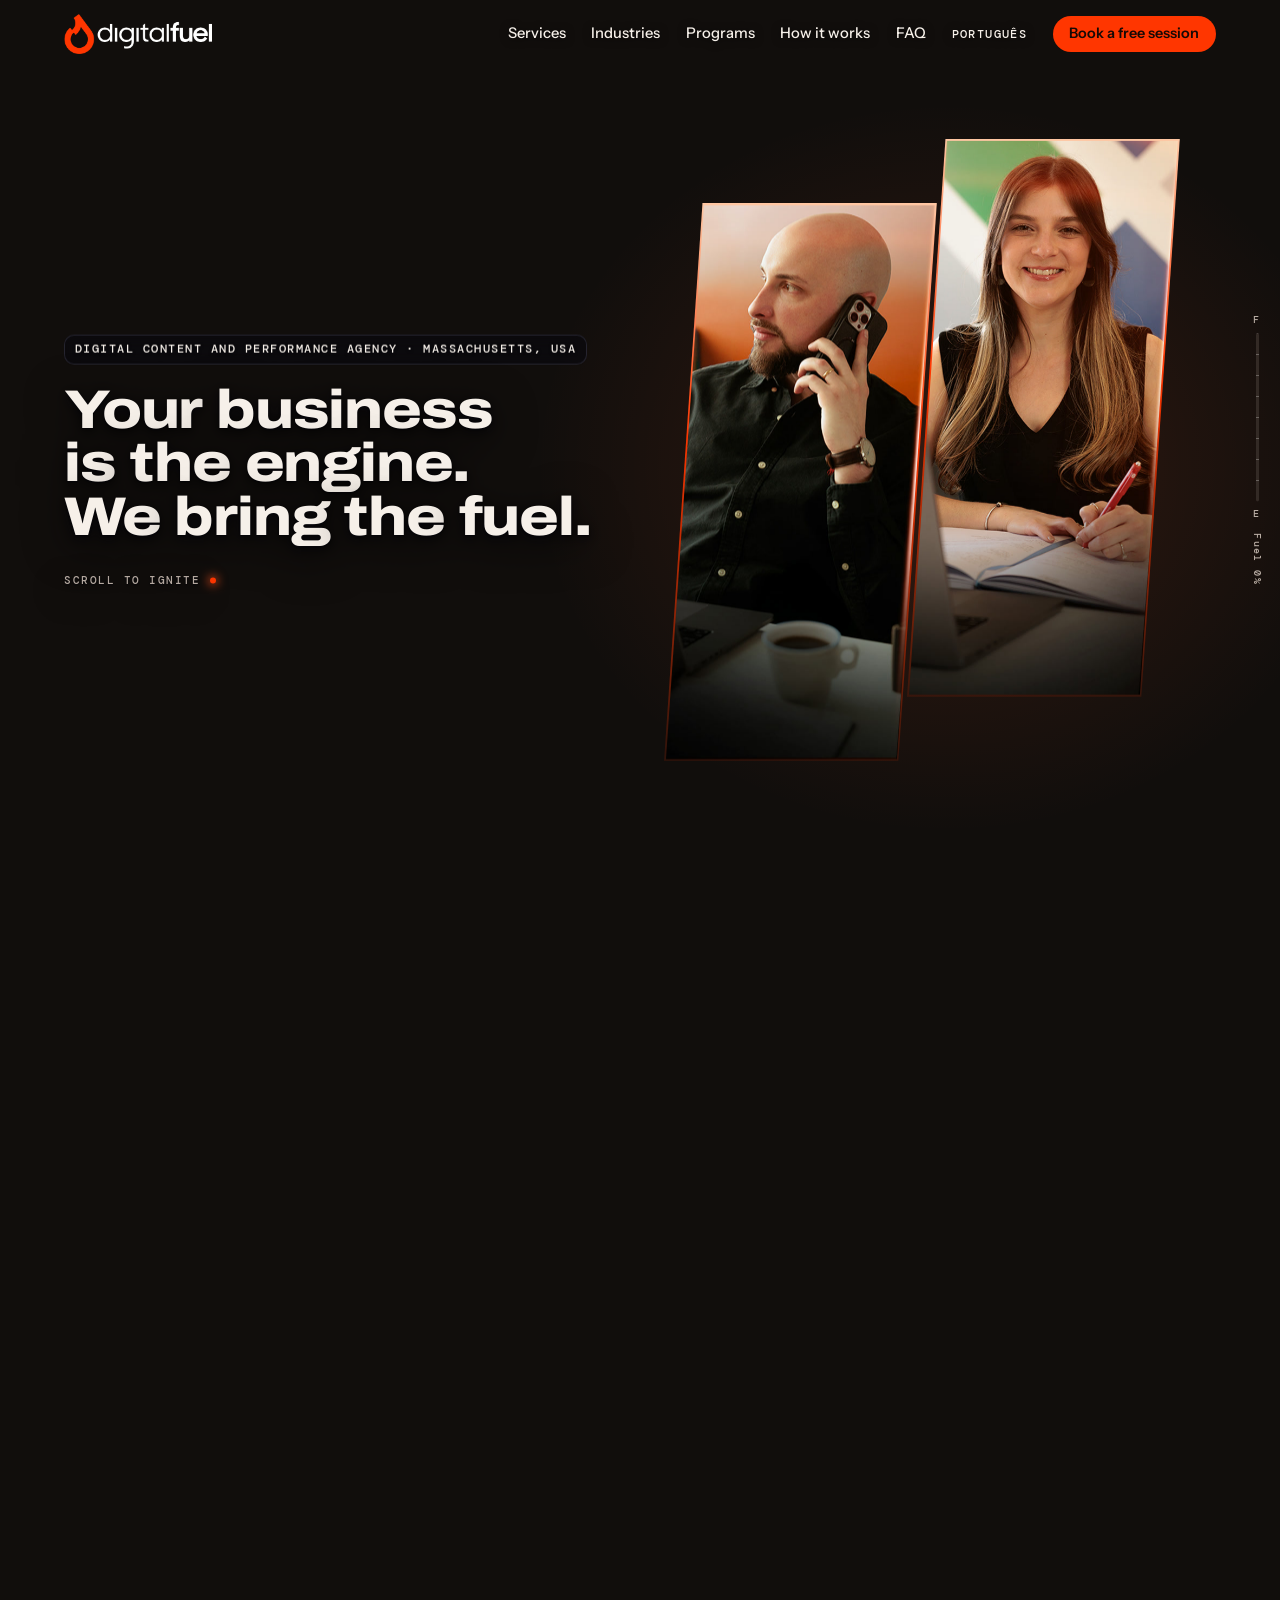
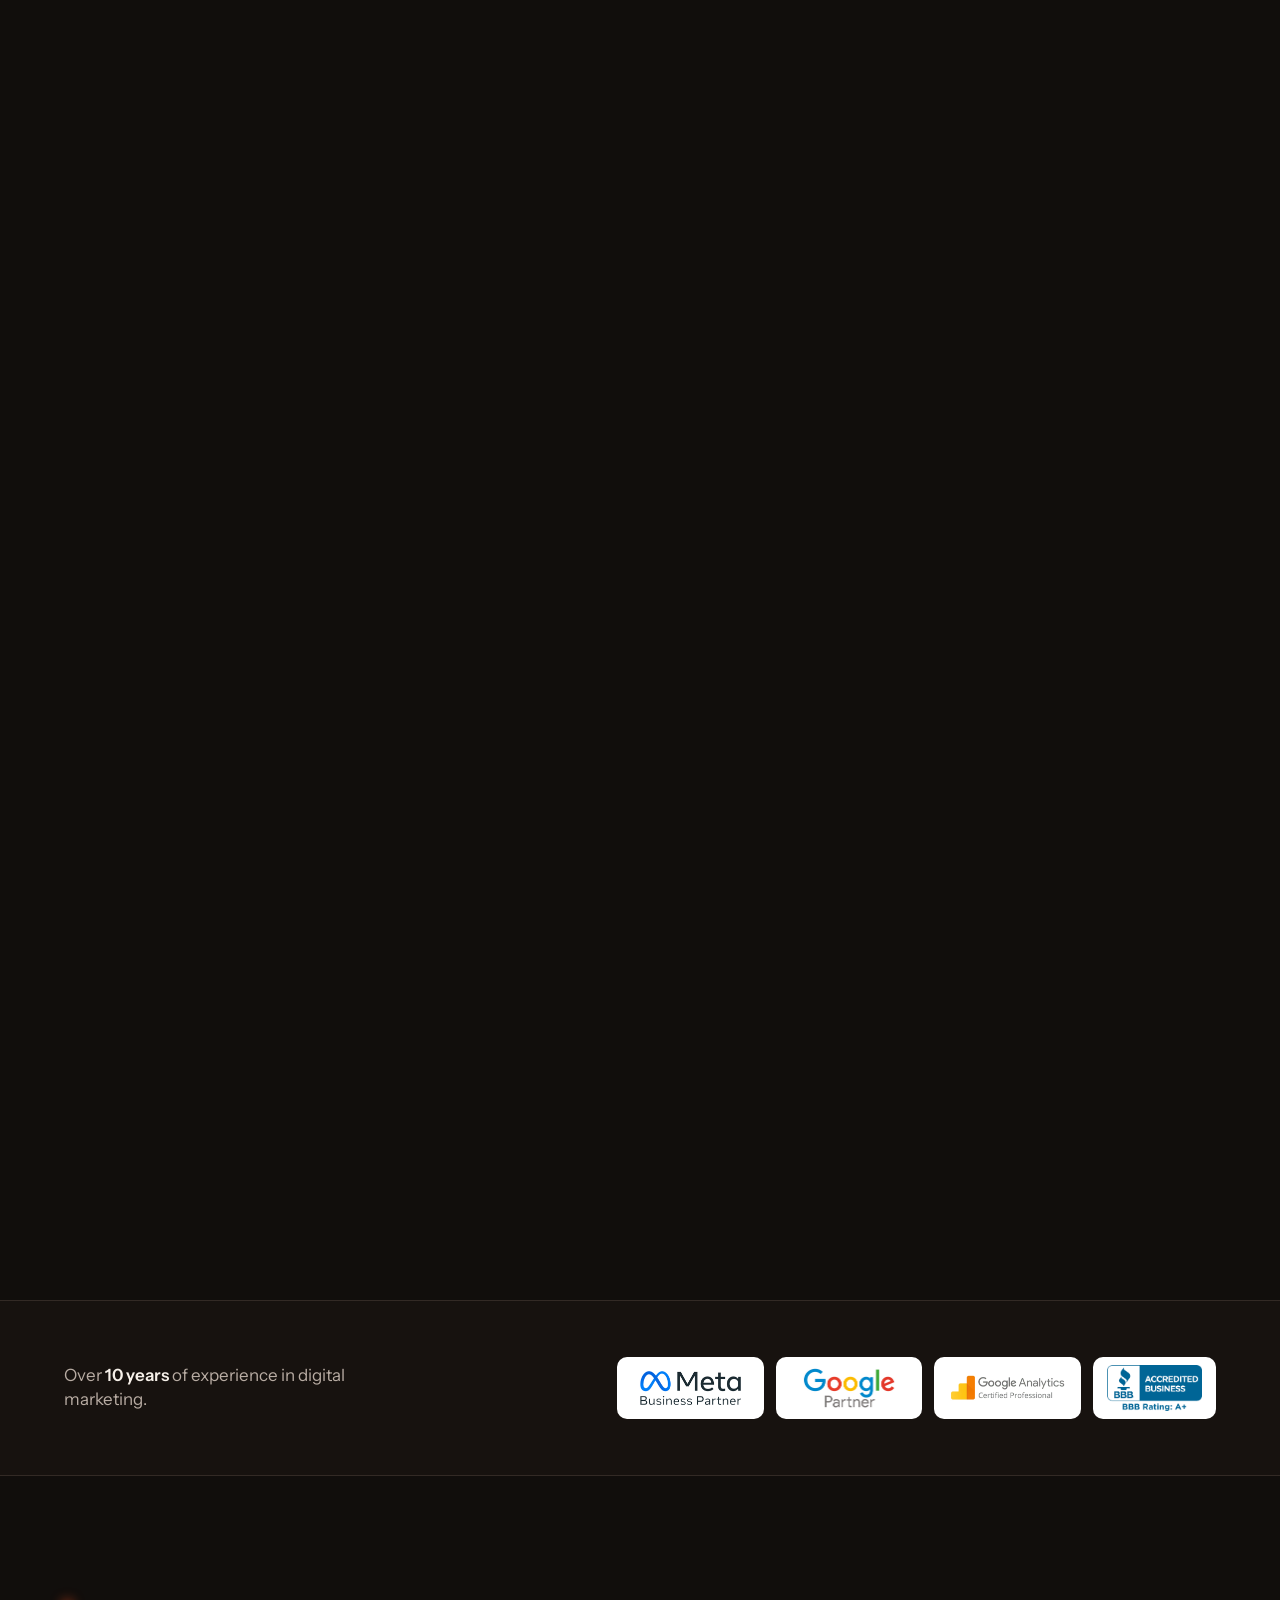
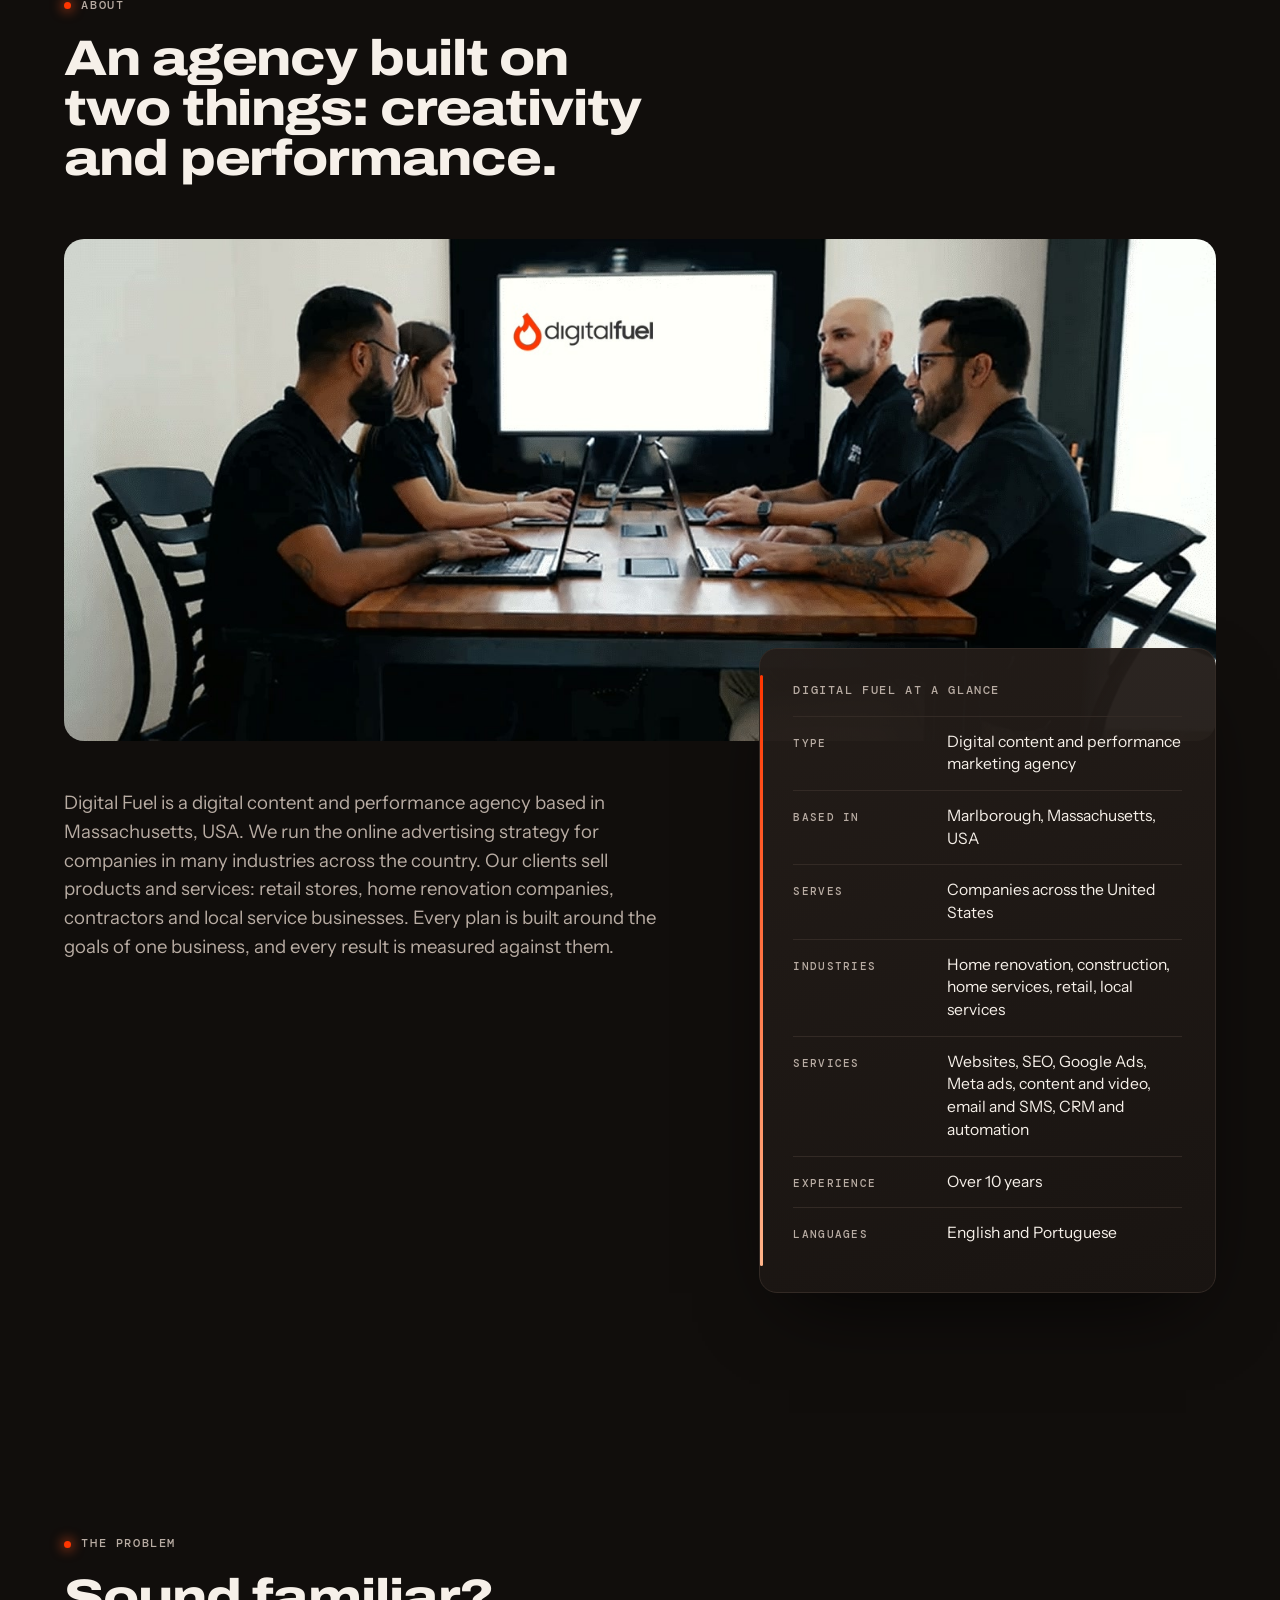
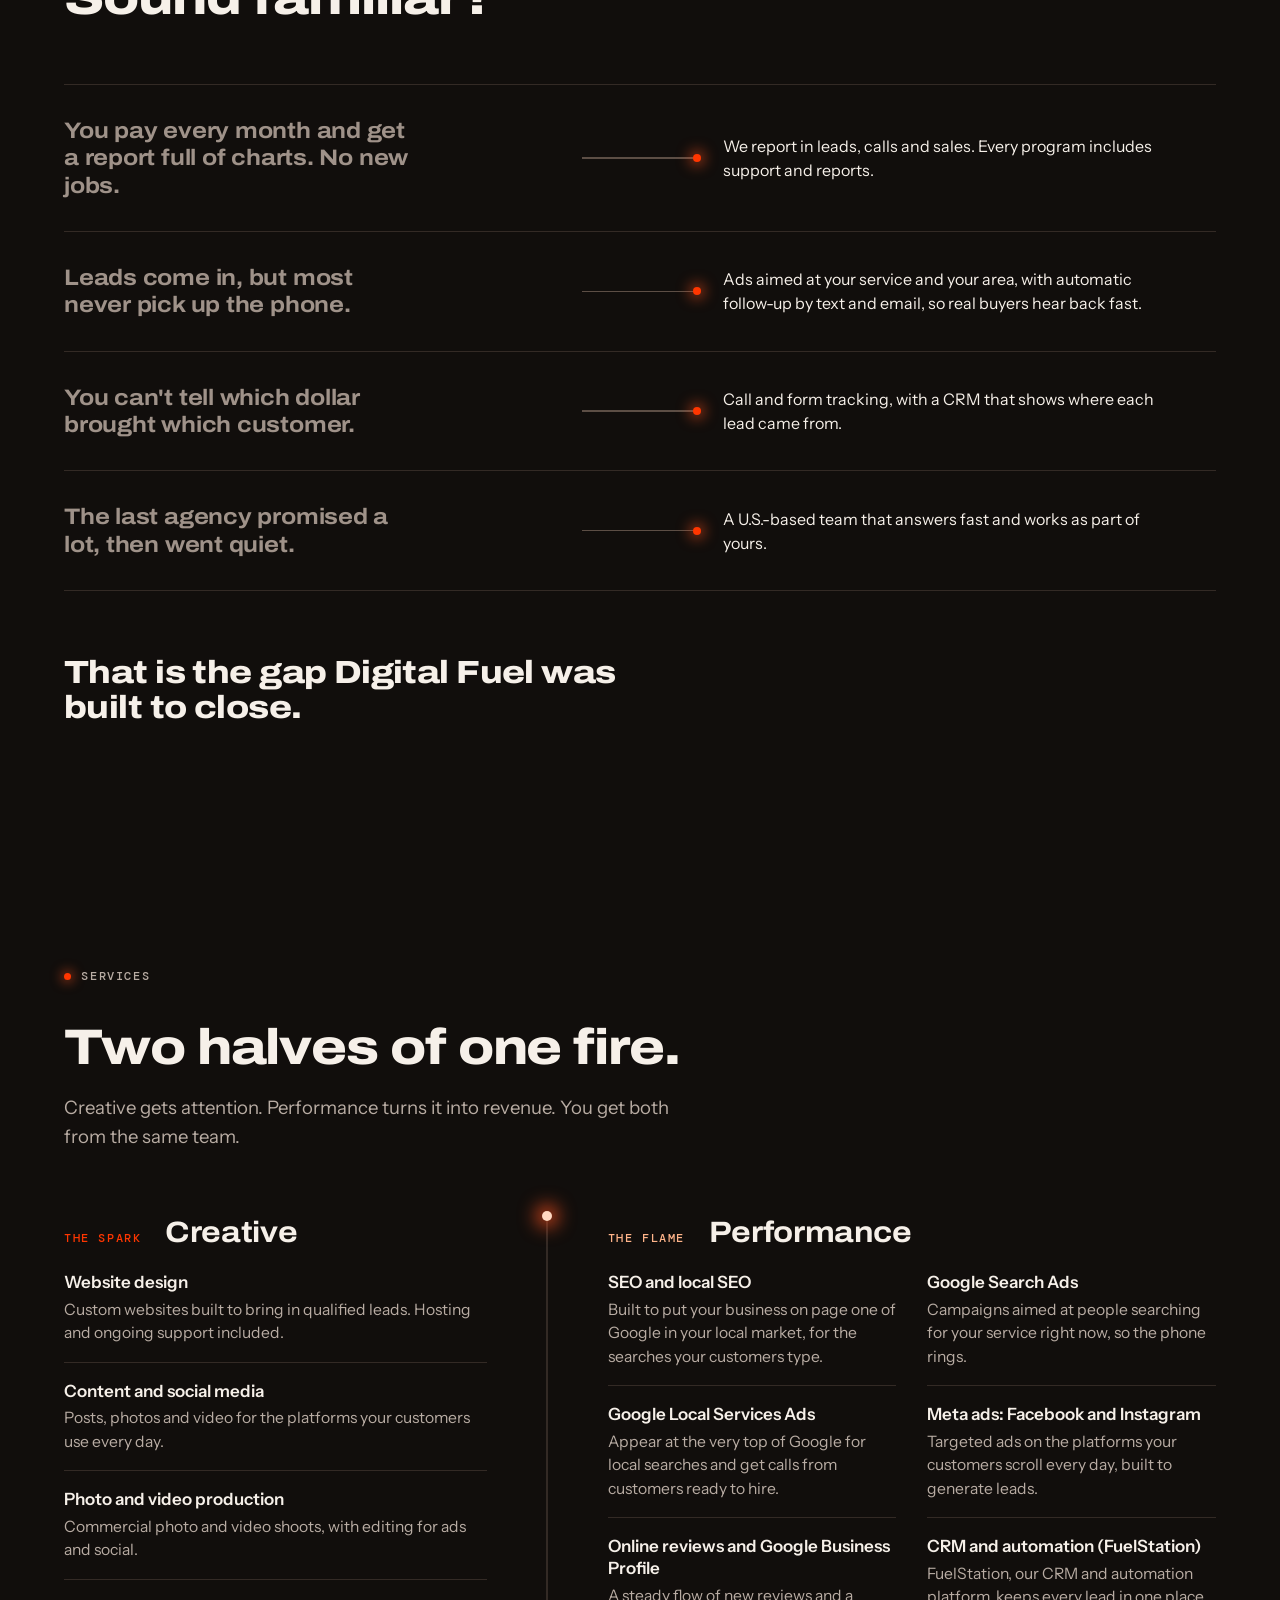
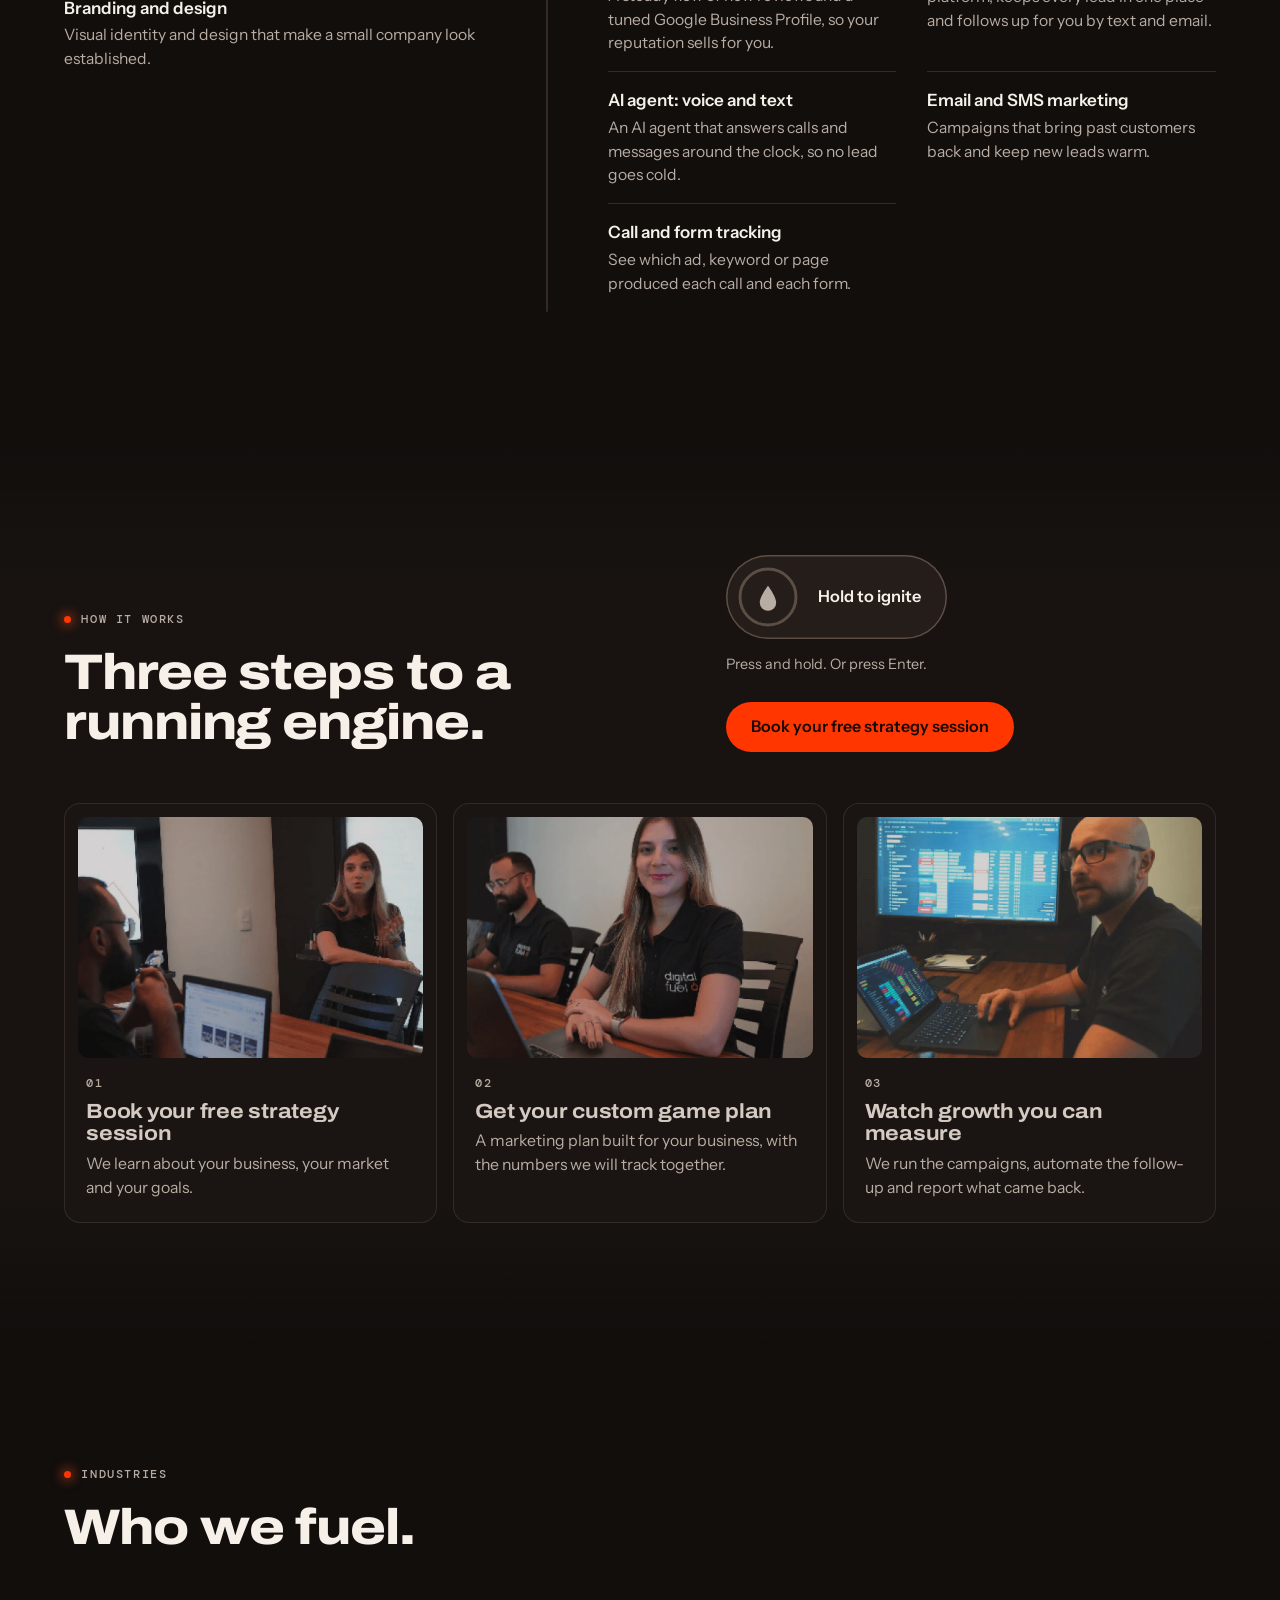
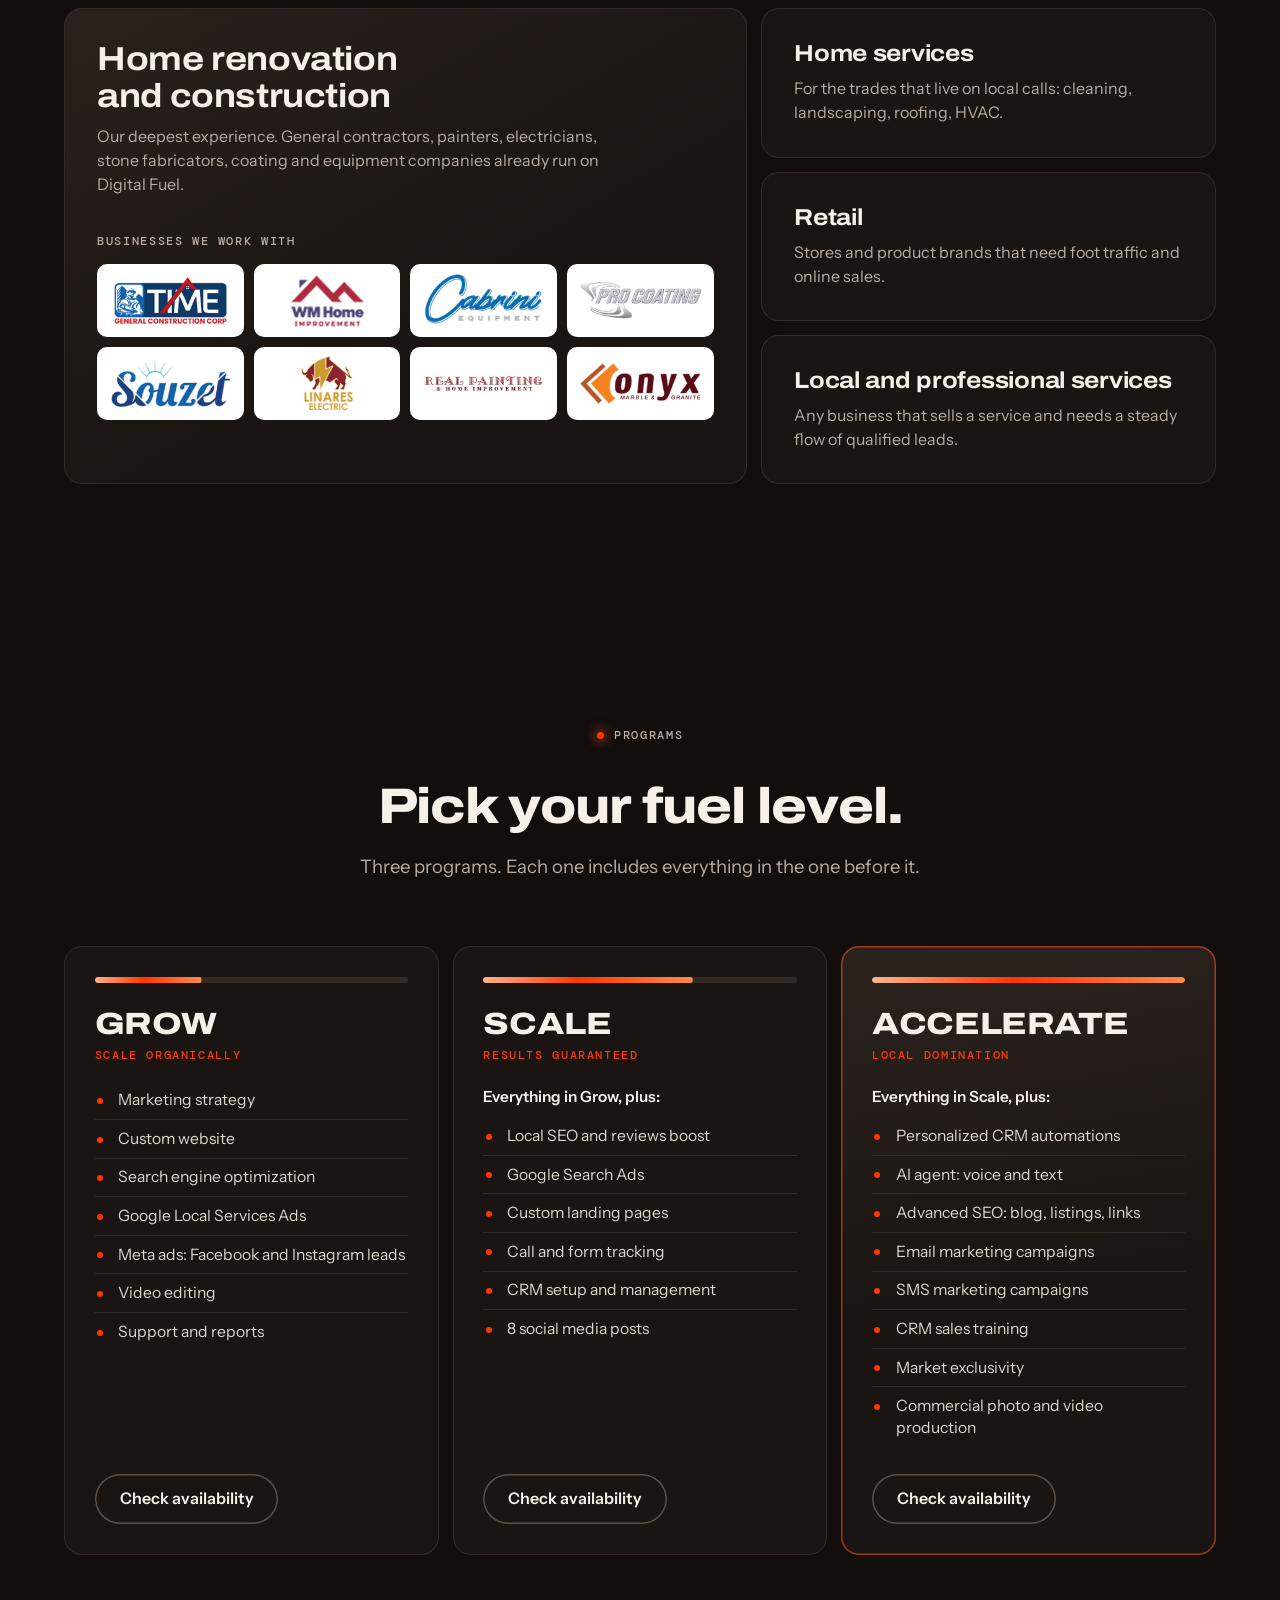
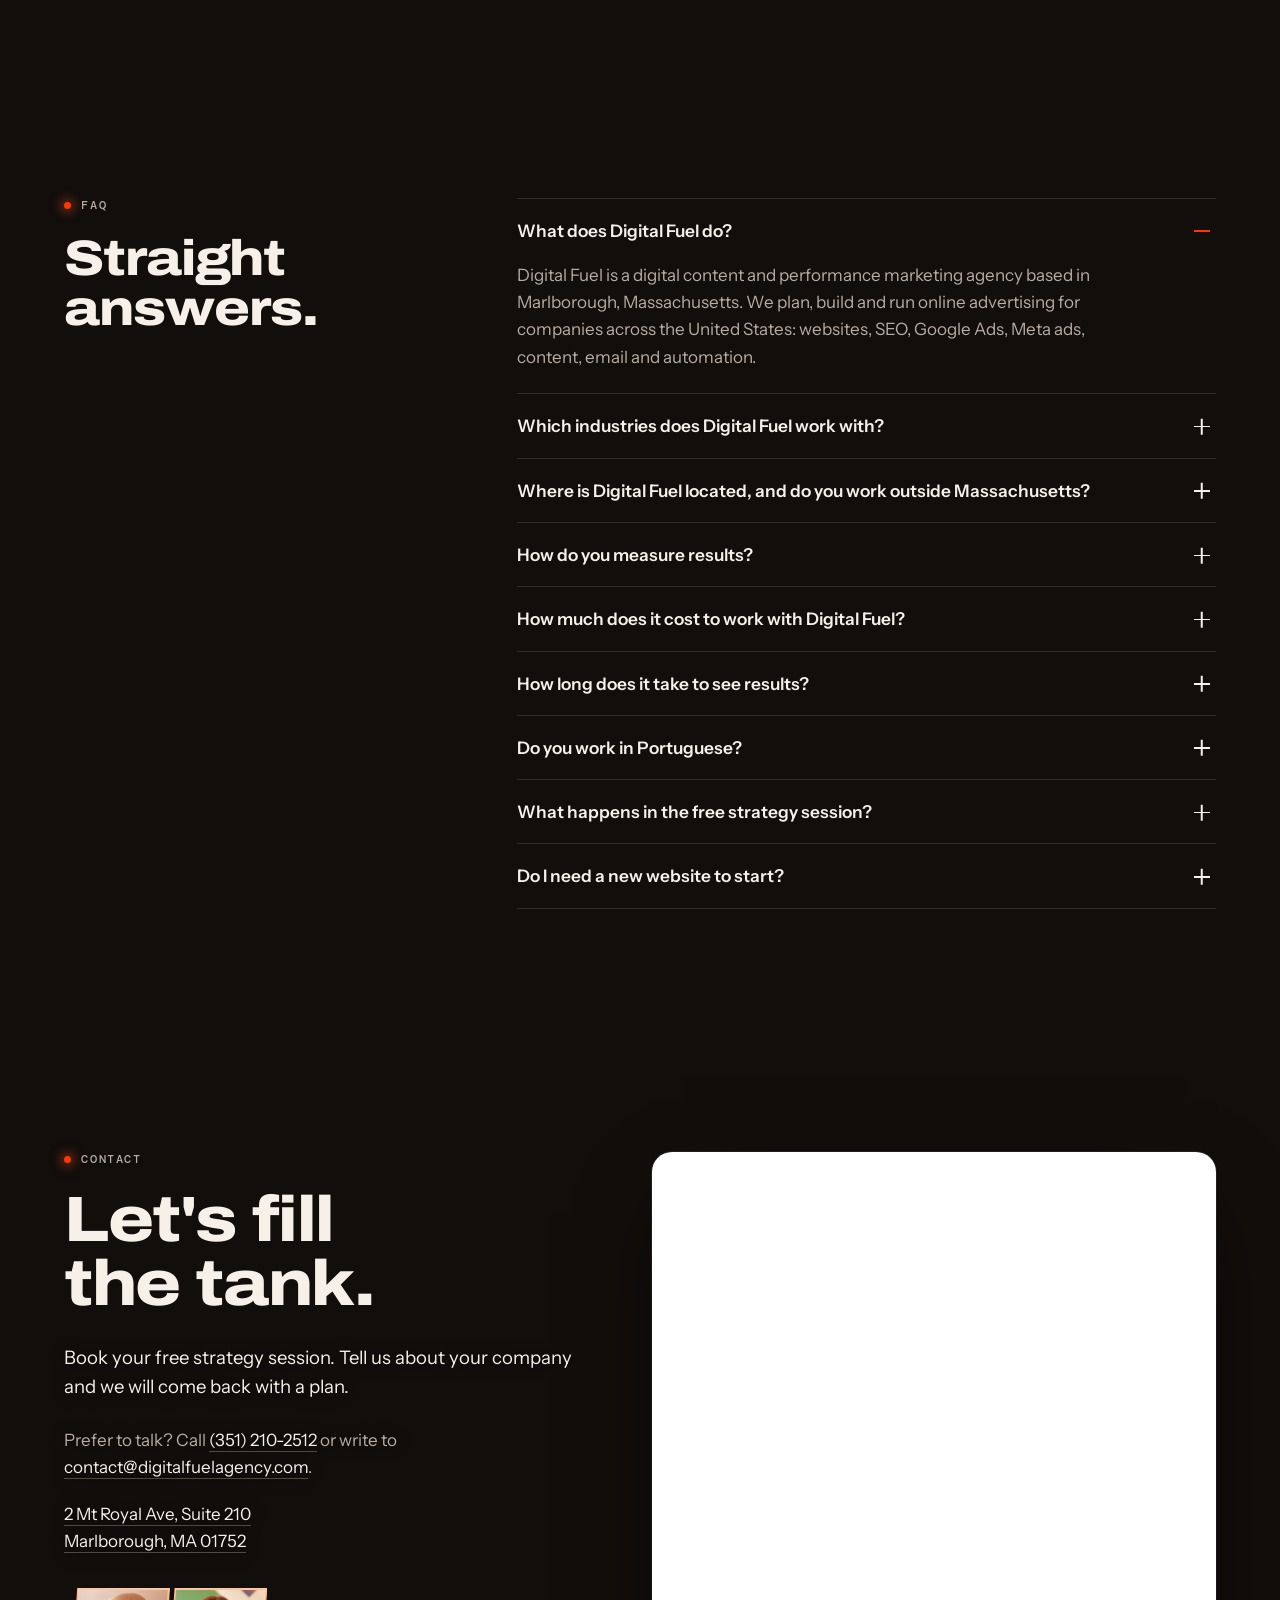
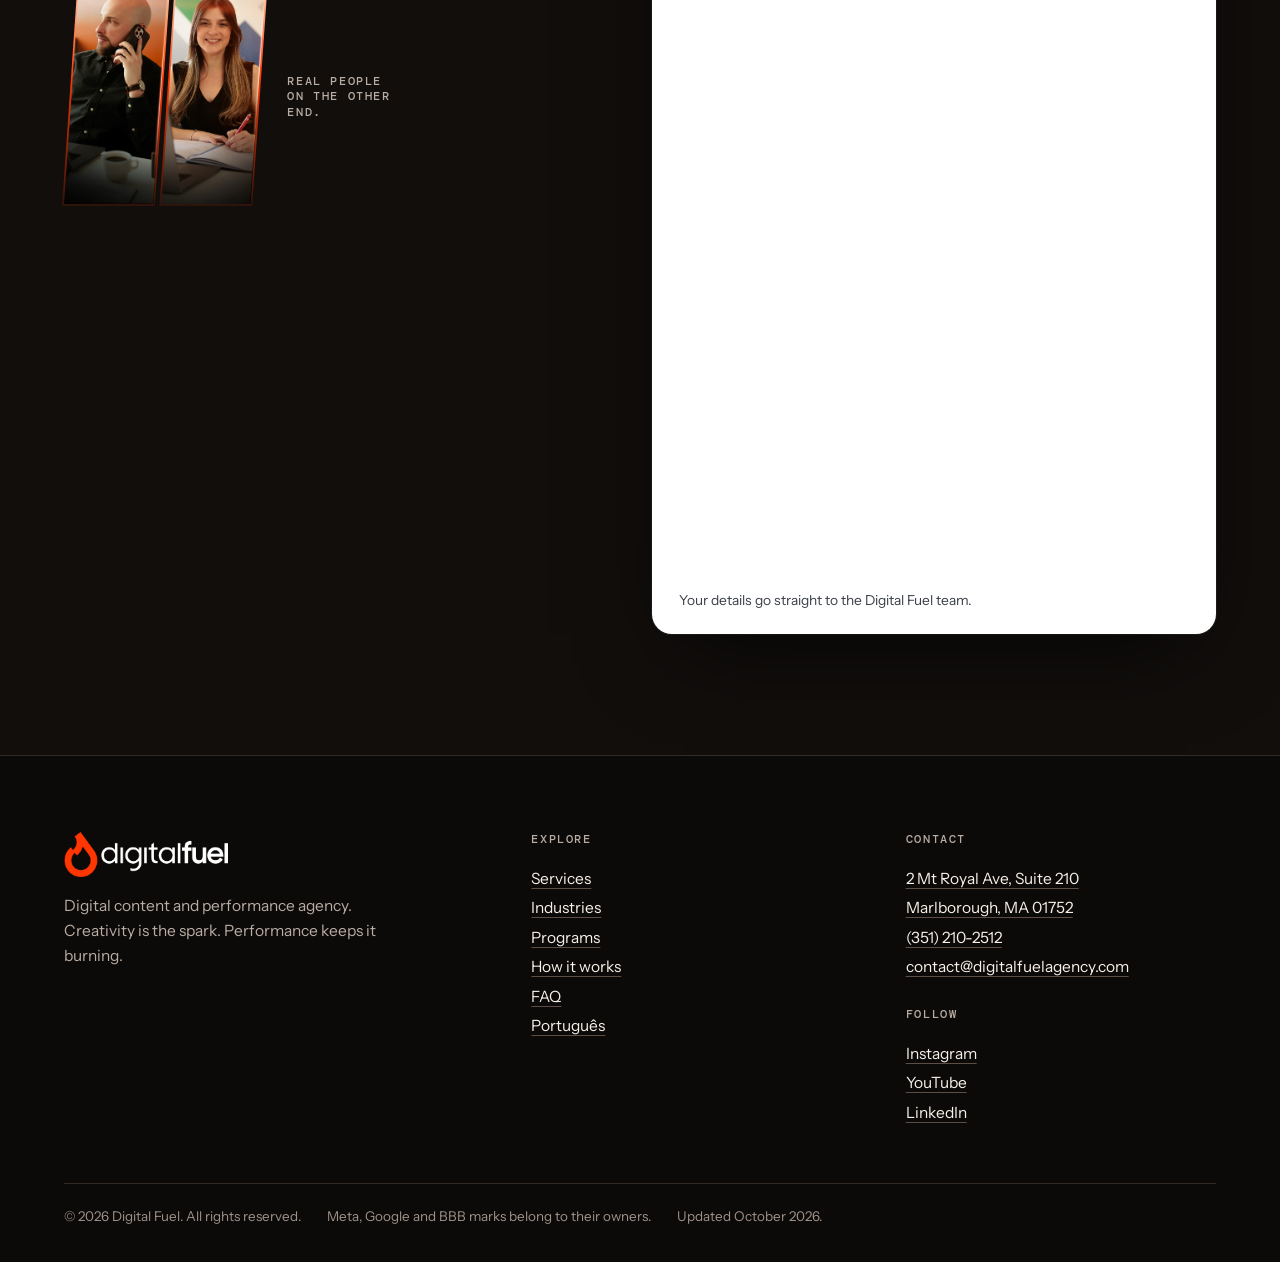
<file: site/site-2/index.html>
<!doctype html>
<html lang="en" data-assets="../assets/">
<head>
<meta charset="utf-8">
<meta name="viewport" content="width=device-width, initial-scale=1">
<title>Digital Fuel | Digital Marketing Agency in Massachusetts</title>
<meta name="description" content="Digital content and performance agency in Marlborough, MA. Websites, SEO, Google and Meta ads, automation. Book a free strategy session.">
<meta name="robots" content="noindex, follow">
<meta name="theme-color" content="#110e0c">
<meta name="color-scheme" content="dark">
<meta name="geo.region" content="US-MA">
<meta name="geo.placename" content="Marlborough">
<!-- DEPLOY STEP: confirme o domínio do ar. canonical, hreflang, og:url, og:image, sitemap.xml, robots.txt e llms.txt usam https://digitalfuelagency.com -->
<link rel="canonical" href="https://digitalfuelagency.com/site-2/">
<link rel="alternate" hreflang="en" href="https://digitalfuelagency.com/site-2/">
<link rel="alternate" hreflang="pt-BR" href="https://digitalfuelagency.com/site-2/pt-br/">
<link rel="alternate" hreflang="x-default" href="https://digitalfuelagency.com/site-2/">
<meta property="og:type" content="website">
<meta property="og:site_name" content="Digital Fuel">
<meta property="og:title" content="Digital Fuel | Digital Marketing Agency in Massachusetts">
<meta property="og:description" content="Digital content and performance agency in Marlborough, MA. Websites, SEO, Google and Meta ads, automation. Book a free strategy session.">
<meta property="og:url" content="https://digitalfuelagency.com/site-2/">
<meta property="og:image" content="https://digitalfuelagency.com/assets/og-digital-fuel.jpg">
<meta property="og:image:width" content="1200">
<meta property="og:image:height" content="630">
<meta property="og:image:alt" content="A glowing drop of fuel in dark smoke, with the Digital Fuel logo">
<meta property="og:locale" content="en_US">
<meta property="og:locale:alternate" content="pt_BR">
<meta name="twitter:card" content="summary_large_image">
<meta name="twitter:title" content="Digital Fuel | Digital Marketing Agency in Massachusetts">
<meta name="twitter:description" content="Digital content and performance agency in Marlborough, MA. Websites, SEO, Google and Meta ads, automation. Book a free strategy session.">
<meta name="twitter:image" content="https://digitalfuelagency.com/assets/og-digital-fuel.jpg">
<link rel="icon" type="image/png" href="../assets/favicon.png">
<link rel="apple-touch-icon" href="../assets/apple-touch-icon.png">
<script>(function(){var d=document.documentElement,G=["(max-width: 720px)","(orientation: portrait) and (max-width: 1024px)","(orientation: portrait) and (pointer: coarse)","(orientation: landscape) and (pointer: coarse) and (max-height: 560px)","(prefers-reduced-motion: reduce)"],s=false,i;window.__GATES=G;for(i=0;i<G.length;i++){if(window.matchMedia(G[i]).matches){s=true;break}}d.className+=" js "+(s?"static":"scrub")})()</script>
<link rel="preconnect" href="https://fonts.googleapis.com">
<link rel="preconnect" href="https://fonts.gstatic.com" crossorigin>
<link rel="stylesheet" href="https://fonts.googleapis.com/css2?family=Archivo:wdth,wght@112..125,700..800&amp;family=DM+Mono:wght@400;500&amp;family=Instrument+Sans:wght@400;500;600&amp;display=swap">
<link rel="stylesheet" href="../assets/site.css">
<link rel="stylesheet" href="../assets/site2.css">
<script type="application/ld+json">{"@context":"https://schema.org","@graph":[{"@type":["ProfessionalService","LocalBusiness"],"@id":"https://digitalfuelagency.com/#organization","name":"Digital Fuel","alternateName":"Digital Fuel Agency","url":"https://digitalfuelagency.com/","logo":"https://digitalfuelagency.com/assets/logo-digital-fuel.png","image":"https://digitalfuelagency.com/assets/og-digital-fuel.jpg","description":"Digital Fuel is a digital content and performance marketing agency based in Marlborough, Massachusetts. It plans, builds and runs online advertising for companies across the United States, with its deepest experience in home renovation and construction.","slogan":"Creativity is the spark. Performance keeps it burning.","telephone":"+1-351-210-2512","email":"contact@digitalfuelagency.com","address":{"@type":"PostalAddress","streetAddress":"2 Mt Royal Ave, Suite 210","addressLocality":"Marlborough","addressRegion":"MA","postalCode":"01752","addressCountry":"US"},"hasMap":"https://maps.app.goo.gl/HQXtMH3MMT9xS4z59","areaServed":{"@type":"Country","name":"United States"},"knowsLanguage":["en","pt-BR"],"knowsAbout":["Digital marketing","Performance marketing","Lead generation","Search engine optimization","Local SEO","Google Ads","Google Local Services Ads","Meta ads","Web design","Content marketing","Marketing automation","CRM","Home renovation marketing","Construction marketing"],"sameAs":["https://www.instagram.com/digitalfuelagency/","https://www.youtube.com/@digitalfuelagency","https://www.linkedin.com/company/digital-fuel-agency"],"hasOfferCatalog":{"@type":"OfferCatalog","name":"Digital marketing services","itemListElement":[{"@type":"Offer","itemOffered":{"@type":"Service","name":"Website design","description":"Custom websites built to bring in qualified leads. Hosting and ongoing support included.","provider":{"@id":"https://digitalfuelagency.com/#organization"},"areaServed":{"@type":"Country","name":"United States"}}},{"@type":"Offer","itemOffered":{"@type":"Service","name":"Content and social media","description":"Posts, photos and video for the platforms your customers use every day.","provider":{"@id":"https://digitalfuelagency.com/#organization"},"areaServed":{"@type":"Country","name":"United States"}}},{"@type":"Offer","itemOffered":{"@type":"Service","name":"Photo and video production","description":"Commercial photo and video shoots, with editing for ads and social.","provider":{"@id":"https://digitalfuelagency.com/#organization"},"areaServed":{"@type":"Country","name":"United States"}}},{"@type":"Offer","itemOffered":{"@type":"Service","name":"Branding and design","description":"Visual identity and design that make a small company look established.","provider":{"@id":"https://digitalfuelagency.com/#organization"},"areaServed":{"@type":"Country","name":"United States"}}},{"@type":"Offer","itemOffered":{"@type":"Service","name":"SEO and local SEO","description":"Built to put your business on page one of Google in your local market, for the searches your customers type.","provider":{"@id":"https://digitalfuelagency.com/#organization"},"areaServed":{"@type":"Country","name":"United States"}}},{"@type":"Offer","itemOffered":{"@type":"Service","name":"Google Search Ads","description":"Campaigns aimed at people searching for your service right now, so the phone rings.","provider":{"@id":"https://digitalfuelagency.com/#organization"},"areaServed":{"@type":"Country","name":"United States"}}},{"@type":"Offer","itemOffered":{"@type":"Service","name":"Google Local Services Ads","description":"Appear at the very top of Google for local searches and get calls from customers ready to hire.","provider":{"@id":"https://digitalfuelagency.com/#organization"},"areaServed":{"@type":"Country","name":"United States"}}},{"@type":"Offer","itemOffered":{"@type":"Service","name":"Meta ads: Facebook and Instagram","description":"Targeted ads on the platforms your customers scroll every day, built to generate leads.","provider":{"@id":"https://digitalfuelagency.com/#organization"},"areaServed":{"@type":"Country","name":"United States"}}},{"@type":"Offer","itemOffered":{"@type":"Service","name":"Online reviews and Google Business Profile","description":"A steady flow of new reviews and a tuned Google Business Profile, so your reputation sells for you.","provider":{"@id":"https://digitalfuelagency.com/#organization"},"areaServed":{"@type":"Country","name":"United States"}}},{"@type":"Offer","itemOffered":{"@type":"Service","name":"CRM and automation (FuelStation)","description":"FuelStation, our CRM and automation platform, keeps every lead in one place and follows up for you by text and email.","provider":{"@id":"https://digitalfuelagency.com/#organization"},"areaServed":{"@type":"Country","name":"United States"}}},{"@type":"Offer","itemOffered":{"@type":"Service","name":"AI agent: voice and text","description":"An AI agent that answers calls and messages around the clock, so no lead goes cold.","provider":{"@id":"https://digitalfuelagency.com/#organization"},"areaServed":{"@type":"Country","name":"United States"}}},{"@type":"Offer","itemOffered":{"@type":"Service","name":"Email and SMS marketing","description":"Campaigns that bring past customers back and keep new leads warm.","provider":{"@id":"https://digitalfuelagency.com/#organization"},"areaServed":{"@type":"Country","name":"United States"}}},{"@type":"Offer","itemOffered":{"@type":"Service","name":"Call and form tracking","description":"See which ad, keyword or page produced each call and each form.","provider":{"@id":"https://digitalfuelagency.com/#organization"},"areaServed":{"@type":"Country","name":"United States"}}}]}},{"@type":"WebSite","@id":"https://digitalfuelagency.com/#website","url":"https://digitalfuelagency.com/","name":"Digital Fuel","inLanguage":["en","pt-BR"],"publisher":{"@id":"https://digitalfuelagency.com/#organization"}},{"@type":"WebPage","@id":"https://digitalfuelagency.com/site-2/#webpage","url":"https://digitalfuelagency.com/site-2/","name":"Digital Fuel | Digital Marketing Agency in Massachusetts","description":"Digital content and performance agency in Marlborough, MA. Websites, SEO, Google and Meta ads, automation. Book a free strategy session.","inLanguage":"en","isPartOf":{"@id":"https://digitalfuelagency.com/#website"},"about":{"@id":"https://digitalfuelagency.com/#organization"},"dateModified":"2026-10-12","primaryImageOfPage":{"@type":"ImageObject","url":"https://digitalfuelagency.com/assets/og-digital-fuel.jpg","width":1200,"height":630}},{"@type":"FAQPage","@id":"https://digitalfuelagency.com/site-2/#faq","inLanguage":"en","isPartOf":{"@id":"https://digitalfuelagency.com/site-2/#webpage"},"mainEntity":[{"@type":"Question","name":"What does Digital Fuel do?","acceptedAnswer":{"@type":"Answer","text":"Digital Fuel is a digital content and performance marketing agency based in Marlborough, Massachusetts. We plan, build and run online advertising for companies across the United States: websites, SEO, Google Ads, Meta ads, content, email and automation."}},{"@type":"Question","name":"Which industries does Digital Fuel work with?","acceptedAnswer":{"@type":"Answer","text":"We work with companies that sell products and services, and our deepest experience is in home renovation and construction. Our clients include general contractors, painters, electricians, stone fabricators and retailers."}},{"@type":"Question","name":"Where is Digital Fuel located, and do you work outside Massachusetts?","acceptedAnswer":{"@type":"Answer","text":"Our office is at 2 Mt Royal Ave, Suite 210, Marlborough, MA 01752. We work with clients in every part of the United States."}},{"@type":"Question","name":"How do you measure results?","acceptedAnswer":{"@type":"Answer","text":"We measure results in leads, calls and sales. Every program includes support and reports, and the Scale and Accelerate programs add call and form tracking with a CRM, so you can see where each lead came from."}},{"@type":"Question","name":"How much does it cost to work with Digital Fuel?","acceptedAnswer":{"@type":"Answer","text":"The price depends on the program you choose (Grow, Scale or Accelerate) and on your market. You get the exact number in your free strategy session, before you commit to anything."}},{"@type":"Question","name":"How long does it take to see results?","acceptedAnswer":{"@type":"Answer","text":"Google Ads and Local Services Ads can start bringing calls within days of launch. SEO takes longer, usually a few months, and keeps working after that."}},{"@type":"Question","name":"Do you work in Portuguese?","acceptedAnswer":{"@type":"Answer","text":"Yes. Our team works in English and Portuguese, and this site is available in both languages."}},{"@type":"Question","name":"What happens in the free strategy session?","acceptedAnswer":{"@type":"Answer","text":"We learn about your business, your market and your goals, then show you a plan built for your company. The session is free and you decide what happens next."}},{"@type":"Question","name":"Do I need a new website to start?","acceptedAnswer":{"@type":"Answer","text":"Every program includes a custom website built to generate leads, with hosting and ongoing support."}}]}]}</script>
</head>
<body>
<a class="skip" href="#main">Skip to content</a>
<div class="ambient" aria-hidden="true"></div>
<div class="gauge" aria-hidden="true"><span class="gauge__f">F</span><span class="gauge__track"><i class="gauge__fill"></i></span><span class="gauge__e">E</span><span class="gauge__read" data-label="Fuel">Fuel 0%</span></div>

<header class="nav">
  <a class="nav__brand" href="./" aria-label="Digital Fuel, home"><img src="../assets/logo-digital-fuel.png" alt="Digital Fuel" width="470" height="127"></a>
  <nav class="nav__links" id="nav-links" aria-label="Primary">
    <a href="#services">Services</a>
    <a href="#industries">Industries</a>
    <a href="#programs">Programs</a>
    <a href="#how">How it works</a>
    <a href="#faq">FAQ</a>
    <a class="nav__alt" href="pt-br/" hreflang="pt-BR" lang="pt-BR">Português</a>
  </nav>
  <a class="nav__lang" href="pt-br/" hreflang="pt-BR" lang="pt-BR" data-short="PT">Português</a>
  <a class="btn btn--sm" href="#contact" data-short="Free session">Book a free session</a>
  <button class="nav__toggle" type="button" aria-expanded="false" aria-controls="nav-links" aria-label="Menu"><span></span><span></span></button>
</header>

<main id="main" tabindex="-1">

  <section class="hero hero--team" id="top" aria-label="Introduction">
    <div class="stage">
      <div class="bands">
        <div class="band band--1" data-a="0" data-b="0.24" data-fx="drift">
          <h1><span class="kicker chip">Digital content and performance agency · Massachusetts, USA</span> <span class="display split">Your business is the engine. We bring the fuel.</span></h1>
          <p class="cue" aria-hidden="true">Scroll to ignite</p>
        </div>
        <div class="band band--2" data-a="0.26" data-b="0.49" data-fx="fall">
          <p class="display split">First, the spark.</p>
          <p class="band__sub">Creative work people stop for. Websites, content, video and ads.</p>
        </div>
        <div class="band band--3" data-a="0.51" data-b="0.74" data-fx="punch">
          <p class="display split">Then, the steady flame.</p>
          <p class="band__sub">Performance you can count. Calls, forms and booked jobs.</p>
        </div>
        <div class="band band--4" data-a="0.76" data-b="1" data-fx="rise">
          <p class="display split">Creativity and performance, in one team.</p>
          <p class="band__sub">Digital Fuel plans, builds and runs your online advertising, then shows you what every dollar brought back.</p>
          <p class="band__cta"><a class="btn" href="#contact">Book your free strategy session</a> <a class="link" href="#how">See how it works</a></p>
        </div>
      </div>
      <div class="duo">
        <figure class="portrait portrait--call"><img src="../assets/team-call.jpg" alt="A Digital Fuel team member on a phone call" width="497" height="1024" fetchpriority="high" decoding="async"></figure>
        <figure class="portrait portrait--plan"><img src="../assets/team-plan.jpg" alt="A Digital Fuel team member smiling and writing notes" width="497" height="1024" fetchpriority="high" decoding="async"></figure>
      </div>
    </div>
  </section>

  <section class="trust" aria-label="Experience and certifications">
    <div class="wrap trust__row" data-reveal>
      <p class="trust__stat">Over <b>10 years</b> of experience in digital marketing.</p>
      <ul class="badges">
        <li><img src="../assets/badges/meta-business-partner.jpg" alt="Meta Business Partner badge" width="474" height="184" loading="lazy" decoding="async"></li>
        <li><img src="../assets/badges/google-partner.jpg" alt="Google Partner badge" width="474" height="184" loading="lazy" decoding="async"></li>
        <li><img src="../assets/badges/google-analytics-certified.jpg" alt="Google Analytics Certified Professional badge" width="474" height="184" loading="lazy" decoding="async"></li>
        <li><img src="../assets/badges/bbb-accredited-a-plus.png" alt="BBB Accredited Business, A+ rating" width="500" height="242" loading="lazy" decoding="async"></li>
      </ul>
    </div>
  </section>

  <section class="sec about about--team" id="about">
    <div class="wrap">
      <div data-reveal>
        <p class="eyebrow mono">About</p>
        <h2>An agency built on two things: creativity and performance.</h2>
      </div>
      <div data-reveal>
        <figure class="about__photo"><img src="../assets/team-table.jpg" alt="Four members of the Digital Fuel team working on laptops around a meeting table" width="1436" height="626" loading="lazy" decoding="async"></figure>
      </div>
      <div class="about__grid">
        <div data-reveal><p class="lede">Digital Fuel is a digital content and performance agency based in Massachusetts, USA. We run the online advertising strategy for companies in many industries across the country. Our clients sell products and services: retail stores, home renovation companies, contractors and local service businesses. Every plan is built around the goals of one business, and every result is measured against them.</p></div>
        <aside class="spec" aria-labelledby="spec-title" data-reveal>
          <h3 id="spec-title">Digital Fuel at a glance</h3>
          <dl>
            <div><dt>Type</dt><dd>Digital content and performance marketing agency</dd></div>
            <div><dt>Based in</dt><dd>Marlborough, Massachusetts, USA</dd></div>
            <div><dt>Serves</dt><dd>Companies across the United States</dd></div>
            <div><dt>Industries</dt><dd>Home renovation, construction, home services, retail, local services</dd></div>
            <div><dt>Services</dt><dd>Websites, SEO, Google Ads, Meta ads, content and video, email and SMS, CRM and automation</dd></div>
            <div><dt>Experience</dt><dd>Over 10 years</dd></div>
            <div><dt>Languages</dt><dd>English and Portuguese</dd></div>
          </dl>
        </aside>
      </div>
    </div>
  </section>

  <section class="sec pains" id="why">
    <div class="wrap">
      <div data-reveal>
        <p class="eyebrow mono">The problem</p>
        <h2>Sound familiar?</h2>
      </div>
      <ol class="pairs">
        <li class="pair" data-reveal><p class="pain">You pay every month and get a report full of charts. No new jobs.</p><span class="pair__link" aria-hidden="true"></span><p class="fix">We report in leads, calls and sales. Every program includes support and reports.</p></li>
        <li class="pair" data-reveal><p class="pain">Leads come in, but most never pick up the phone.</p><span class="pair__link" aria-hidden="true"></span><p class="fix">Ads aimed at your service and your area, with automatic follow-up by text and email, so real buyers hear back fast.</p></li>
        <li class="pair" data-reveal><p class="pain">You can't tell which dollar brought which customer.</p><span class="pair__link" aria-hidden="true"></span><p class="fix">Call and form tracking, with a CRM that shows where each lead came from.</p></li>
        <li class="pair" data-reveal><p class="pain">The last agency promised a lot, then went quiet.</p><span class="pair__link" aria-hidden="true"></span><p class="fix">A U.S.-based team that answers fast and works as part of yours.</p></li>
      </ol>
      <div data-reveal><p class="closer">That is the gap Digital Fuel was built to close.</p></div>
    </div>
  </section>

  <section class="sec services services--team" id="services">
    <div class="wrap">
      <header class="sec__head" data-reveal>
        <p class="eyebrow mono">Services</p>
        <h2>Two halves of one fire.</h2>
        <p class="lede">Creative gets attention. Performance turns it into revenue. You get both from the same team.</p>
      </header>
      <div class="halves">
        <div class="half half--spark" data-reveal>
          <h3 class="half__title"><span class="mono">The spark</span> Creative</h3>
          <ul class="svc">
            <li><h4>Website design</h4><p>Custom websites built to bring in qualified leads. Hosting and ongoing support included.</p></li>
            <li><h4>Content and social media</h4><p>Posts, photos and video for the platforms your customers use every day.</p></li>
            <li><h4>Photo and video production</h4><p>Commercial photo and video shoots, with editing for ads and social.</p></li>
            <li><h4>Branding and design</h4><p>Visual identity and design that make a small company look established.</p></li>
          </ul>
        </div>
        <div class="fuse" aria-hidden="true"><i></i><b></b></div>
        <div class="half half--flame" data-reveal>
          <h3 class="half__title"><span class="mono">The flame</span> Performance</h3>
          <ul class="svc">
            <li><h4>SEO and local SEO</h4><p>Built to put your business on page one of Google in your local market, for the searches your customers type.</p></li>
            <li><h4>Google Search Ads</h4><p>Campaigns aimed at people searching for your service right now, so the phone rings.</p></li>
            <li><h4>Google Local Services Ads</h4><p>Appear at the very top of Google for local searches and get calls from customers ready to hire.</p></li>
            <li><h4>Meta ads: Facebook and Instagram</h4><p>Targeted ads on the platforms your customers scroll every day, built to generate leads.</p></li>
            <li><h4>Online reviews and Google Business Profile</h4><p>A steady flow of new reviews and a tuned Google Business Profile, so your reputation sells for you.</p></li>
            <li><h4>CRM and automation (FuelStation)</h4><p>FuelStation, our CRM and automation platform, keeps every lead in one place and follows up for you by text and email.</p></li>
            <li><h4>AI agent: voice and text</h4><p>An AI agent that answers calls and messages around the clock, so no lead goes cold.</p></li>
            <li><h4>Email and SMS marketing</h4><p>Campaigns that bring past customers back and keep new leads warm.</p></li>
            <li><h4>Call and form tracking</h4><p>See which ad, keyword or page produced each call and each form.</p></li>
          </ul>
        </div>
      </div>
    </div>
  </section>

  <section class="sec how how--team" id="how">
    <div class="wrap how__grid">
      <div class="how__intro" data-reveal>
        <div>
          <p class="eyebrow mono">How it works</p>
          <h2>Three steps to a running engine.</h2>
        </div>
        <div>
        <button class="ignite" type="button" aria-pressed="false" data-idle="Hold to ignite" data-done="Ignition on.">
          <span class="ignite__ring" aria-hidden="true"><svg viewBox="0 0 64 64"><circle class="trk" cx="32" cy="32" r="28"/><circle class="prg" cx="32" cy="32" r="28"/><path class="drop" d="M32 17c0 0-10 13-10 20.500a10 10 0 0 0 20 0C42 30 32 17 32 17z"/></svg></span>
          <span class="ignite__label">Hold to ignite</span>
        </button>
        <p class="ignite__hint">Press and hold. <span class="kbd">Or press Enter.</span></p>
        <p class="ignite__status vh" role="status" aria-live="polite"></p>
        <p class="how__cta"><a class="btn" href="#contact">Book your free strategy session</a></p>
        </div>
      </div>
      <ol class="steps steps--photo" data-reveal>
        <li class="step"><figure class="step__ph"><img src="../assets/team-step-1.jpg" alt="Two members of the Digital Fuel team in a strategy conversation" width="491" height="343" loading="lazy" decoding="async"></figure><span class="step__n mono">01</span><h3>Book your free strategy session</h3><p>We learn about your business, your market and your goals.</p></li>
        <li class="step"><figure class="step__ph"><img src="../assets/team-step-2.jpg" alt="A Digital Fuel team member smiling at a laptop during a planning session" width="491" height="343" loading="lazy" decoding="async"></figure><span class="step__n mono">02</span><h3>Get your custom game plan</h3><p>A marketing plan built for your business, with the numbers we will track together.</p></li>
        <li class="step"><figure class="step__ph"><img src="../assets/team-step-3.jpg" alt="A Digital Fuel team member reviewing campaign dashboards on two screens" width="491" height="343" loading="lazy" decoding="async"></figure><span class="step__n mono">03</span><h3>Watch growth you can measure</h3><p>We run the campaigns, automate the follow-up and report what came back.</p></li>
      </ol>
    </div>
  </section>

  <section class="sec industries" id="industries">
    <div class="wrap">
      <div data-reveal>
        <p class="eyebrow mono">Industries</p>
        <h2>Who we fuel.</h2>
      </div>
      <div class="bento" data-reveal>
        <article class="tile tile--feature">
          <h3>Home renovation and construction</h3>
          <p>Our deepest experience. General contractors, painters, electricians, stone fabricators, coating and equipment companies already run on Digital Fuel.</p>
          <span class="mono">Businesses we work with</span>
          <ul class="logos">
            <li><img src="../assets/clients/time-general-construction.jpg" alt="Time General Construction logo" width="422" height="198" loading="lazy" decoding="async"></li>
            <li><img src="../assets/clients/wm-home-improvement.jpg" alt="WM Home Improvement logo" width="422" height="198" loading="lazy" decoding="async"></li>
            <li><img src="../assets/clients/cabrini-equipment.jpg" alt="Cabrini Equipment logo" width="422" height="198" loading="lazy" decoding="async"></li>
            <li><img src="../assets/clients/pro-coating.jpg" alt="Pro Coating logo" width="422" height="198" loading="lazy" decoding="async"></li>
            <li><img src="../assets/clients/souzet.jpg" alt="Souzet logo" width="422" height="198" loading="lazy" decoding="async"></li>
            <li><img src="../assets/clients/linares-electric.jpg" alt="Linares Electric logo" width="422" height="198" loading="lazy" decoding="async"></li>
            <li><img src="../assets/clients/real-painting-home-improvement.jpg" alt="Real Painting &amp; Home Improvement logo" width="422" height="198" loading="lazy" decoding="async"></li>
            <li><img src="../assets/clients/onyx-marble-granite.jpg" alt="Onyx Marble &amp; Granite logo" width="422" height="198" loading="lazy" decoding="async"></li>
          </ul>
        </article>
        <article class="tile"><h3>Home services</h3><p>For the trades that live on local calls: cleaning, landscaping, roofing, HVAC.</p></article>
        <article class="tile"><h3>Retail</h3><p>Stores and product brands that need foot traffic and online sales.</p></article>
        <article class="tile"><h3>Local and professional services</h3><p>Any business that sells a service and needs a steady flow of qualified leads.</p></article>
      </div>
    </div>
  </section>

  <section class="sec programs" id="programs">
    <div class="wrap">
      <header class="sec__head" data-reveal>
        <p class="eyebrow mono">Programs</p>
        <h2>Pick your fuel level.</h2>
        <p class="lede">Three programs. Each one includes everything in the one before it.</p>
      </header>
      <div class="tiers" data-reveal>
        <article class="tier" style="--level:0.34">
          <div class="tank" aria-hidden="true"><i></i></div>
          <h3>GROW</h3>
          <p class="tier__tag mono">Scale organically</p>
          <ul>
            <li>Marketing strategy</li>
            <li>Custom website</li>
            <li>Search engine optimization</li>
            <li>Google Local Services Ads</li>
            <li>Meta ads: Facebook and Instagram leads</li>
            <li>Video editing</li>
            <li>Support and reports</li>
          </ul>
          <a class="btn btn--ghost" href="#contact">Check availability</a>
        </article>
        <article class="tier" style="--level:0.67">
          <div class="tank" aria-hidden="true"><i></i></div>
          <h3>SCALE</h3>
          <p class="tier__tag mono">Results guaranteed</p>
          <p class="tier__plus">Everything in Grow, plus:</p>
          <ul>
            <li>Local SEO and reviews boost</li>
            <li>Google Search Ads</li>
            <li>Custom landing pages</li>
            <li>Call and form tracking</li>
            <li>CRM setup and management</li>
            <li>8 social media posts</li>
          </ul>
          <a class="btn btn--ghost" href="#contact">Check availability</a>
        </article>
        <article class="tier tier--top" style="--level:1">
          <div class="tank" aria-hidden="true"><i></i></div>
          <h3>ACCELERATE</h3>
          <p class="tier__tag mono">Local domination</p>
          <p class="tier__plus">Everything in Scale, plus:</p>
          <ul>
            <li>Personalized CRM automations</li>
            <li>AI agent: voice and text</li>
            <li>Advanced SEO: blog, listings, links</li>
            <li>Email marketing campaigns</li>
            <li>SMS marketing campaigns</li>
            <li>CRM sales training</li>
            <li>Market exclusivity</li>
            <li>Commercial photo and video production</li>
          </ul>
          <a class="btn btn--ghost" href="#contact">Check availability</a>
        </article>
      </div>
    </div>
  </section>

  <section class="sec faq" id="faq">
    <div class="wrap faq__grid">
      <div data-reveal>
        <p class="eyebrow mono">FAQ</p>
        <h2>Straight answers.</h2>
      </div>
      <div class="faq__list" data-reveal>
        <details open><summary><h3>What does Digital Fuel do?</h3></summary><p>Digital Fuel is a digital content and performance marketing agency based in Marlborough, Massachusetts. We plan, build and run online advertising for companies across the United States: websites, SEO, Google Ads, Meta ads, content, email and automation.</p></details>
        <details><summary><h3>Which industries does Digital Fuel work with?</h3></summary><p>We work with companies that sell products and services, and our deepest experience is in home renovation and construction. Our clients include general contractors, painters, electricians, stone fabricators and retailers.</p></details>
        <details><summary><h3>Where is Digital Fuel located, and do you work outside Massachusetts?</h3></summary><p>Our office is at 2 Mt Royal Ave, Suite 210, Marlborough, MA 01752. We work with clients in every part of the United States.</p></details>
        <details><summary><h3>How do you measure results?</h3></summary><p>We measure results in leads, calls and sales. Every program includes support and reports, and the Scale and Accelerate programs add call and form tracking with a CRM, so you can see where each lead came from.</p></details>
        <details><summary><h3>How much does it cost to work with Digital Fuel?</h3></summary><p>The price depends on the program you choose (Grow, Scale or Accelerate) and on your market. You get the exact number in your free strategy session, before you commit to anything.</p></details>
        <details><summary><h3>How long does it take to see results?</h3></summary><p>Google Ads and Local Services Ads can start bringing calls within days of launch. SEO takes longer, usually a few months, and keeps working after that.</p></details>
        <details><summary><h3>Do you work in Portuguese?</h3></summary><p>Yes. Our team works in English and Portuguese, and this site is available in both languages.</p></details>
        <details><summary><h3>What happens in the free strategy session?</h3></summary><p>We learn about your business, your market and your goals, then show you a plan built for your company. The session is free and you decide what happens next.</p></details>
        <details><summary><h3>Do I need a new website to start?</h3></summary><p>Every program includes a custom website built to generate leads, with hosting and ongoing support.</p></details>
      </div>
    </div>
  </section>

  <section class="sec contact" id="contact">
    <div class="wrap contact__grid">
      <div data-reveal>
        <p class="eyebrow mono">Contact</p>
        <h2>Let's fill the tank.</h2>
        <p class="lede">Book your free strategy session. Tell us about your company and we will come back with a plan.</p>
        <p class="contact__alt">Prefer to talk? Call <a href="tel:+13512102512">(351) 210-2512</a> or write to <a href="mailto:contact@digitalfuelagency.com">contact@digitalfuelagency.com</a>.</p>
        <address><a href="https://maps.app.goo.gl/HQXtMH3MMT9xS4z59" rel="noopener">2 Mt Royal Ave, Suite 210<br>Marlborough, MA 01752</a></address>
        <figure class="people"><span class="portrait"><img src="../assets/team-call.jpg" alt="" width="497" height="1024" loading="lazy" decoding="async"></span><span class="portrait"><img src="../assets/team-plan.jpg" alt="" width="497" height="1024" loading="lazy" decoding="async"></span><figcaption class="mono">Real people on the other end.</figcaption></figure>
      </div>
      <div class="formcard" data-reveal>
        <iframe src="https://api.leadconnectorhq.com/widget/form/wYbvUMNeKti78OZ1AfbY" id="inline-wYbvUMNeKti78OZ1AfbY" title="Free strategy session form" loading="lazy" data-layout="{'id':'INLINE'}" data-trigger-type="alwaysShow" data-trigger-value="" data-activation-type="alwaysActivated" data-activation-value="" data-deactivation-type="neverDeactivate" data-deactivation-value="" data-form-name="Lead Sales - Form" data-height="1010" data-layout-iframe-id="inline-wYbvUMNeKti78OZ1AfbY" data-form-id="wYbvUMNeKti78OZ1AfbY"></iframe>
        <p class="formcard__note">Your details go straight to the Digital Fuel team.</p>
      </div>
    </div>
  </section>

</main>

<footer class="foot">
  <div class="wrap">
    <div class="foot__grid">
      <div class="foot__brand">
        <img src="../assets/logo-digital-fuel.png" alt="Digital Fuel" width="470" height="127" loading="lazy" decoding="async">
        <p>Digital content and performance agency. Creativity is the spark. Performance keeps it burning.</p>
      </div>
      <nav aria-label="Footer">
        <h2>Explore</h2>
        <ul>
          <li><a href="#services">Services</a></li>
          <li><a href="#industries">Industries</a></li>
          <li><a href="#programs">Programs</a></li>
          <li><a href="#how">How it works</a></li>
          <li><a href="#faq">FAQ</a></li>
          <li><a href="pt-br/" hreflang="pt-BR" lang="pt-BR">Português</a></li>
        </ul>
      </nav>
      <div>
        <h2>Contact</h2>
        <address>
          <a href="https://maps.app.goo.gl/HQXtMH3MMT9xS4z59" rel="noopener">2 Mt Royal Ave, Suite 210<br>Marlborough, MA 01752</a><br>
          <a href="tel:+13512102512">(351) 210-2512</a><br>
          <a href="mailto:contact@digitalfuelagency.com">contact@digitalfuelagency.com</a>
        </address>
        <h2 style="margin-top:1.6rem">Follow</h2>
        <ul>
          <li><a href="https://www.instagram.com/digitalfuelagency/" rel="noopener me">Instagram</a></li>
          <li><a href="https://www.youtube.com/@digitalfuelagency" rel="noopener me">YouTube</a></li>
          <li><a href="https://www.linkedin.com/company/digital-fuel-agency" rel="noopener me">LinkedIn</a></li>
        </ul>
      </div>
    </div>
    <p class="foot__legal"><span>© 2026 Digital Fuel. All rights reserved.</span><span>Meta, Google and BBB marks belong to their owners.</span><time datetime="2026-10-12">Updated October 2026.</time></p>
  </div>
</footer>

<script src="../assets/site.js" defer></script>
</body>
</html>
</file>
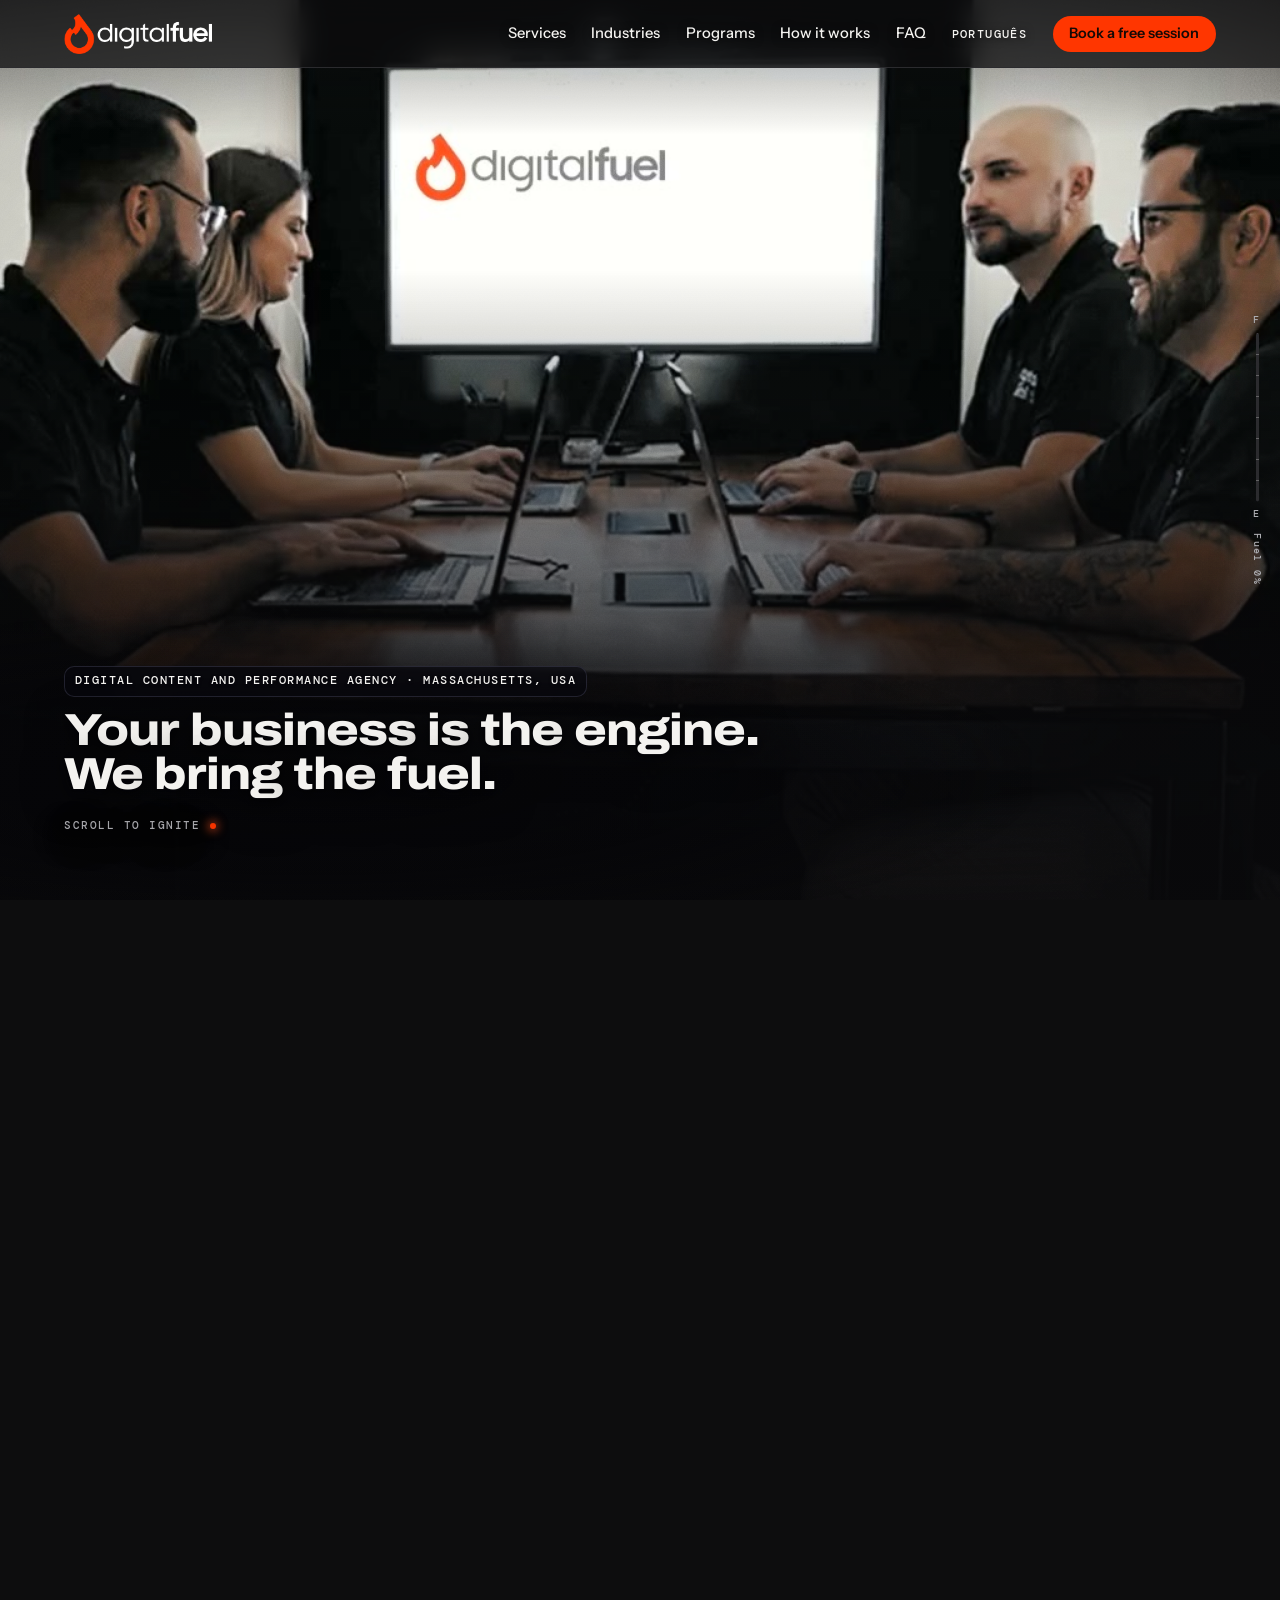
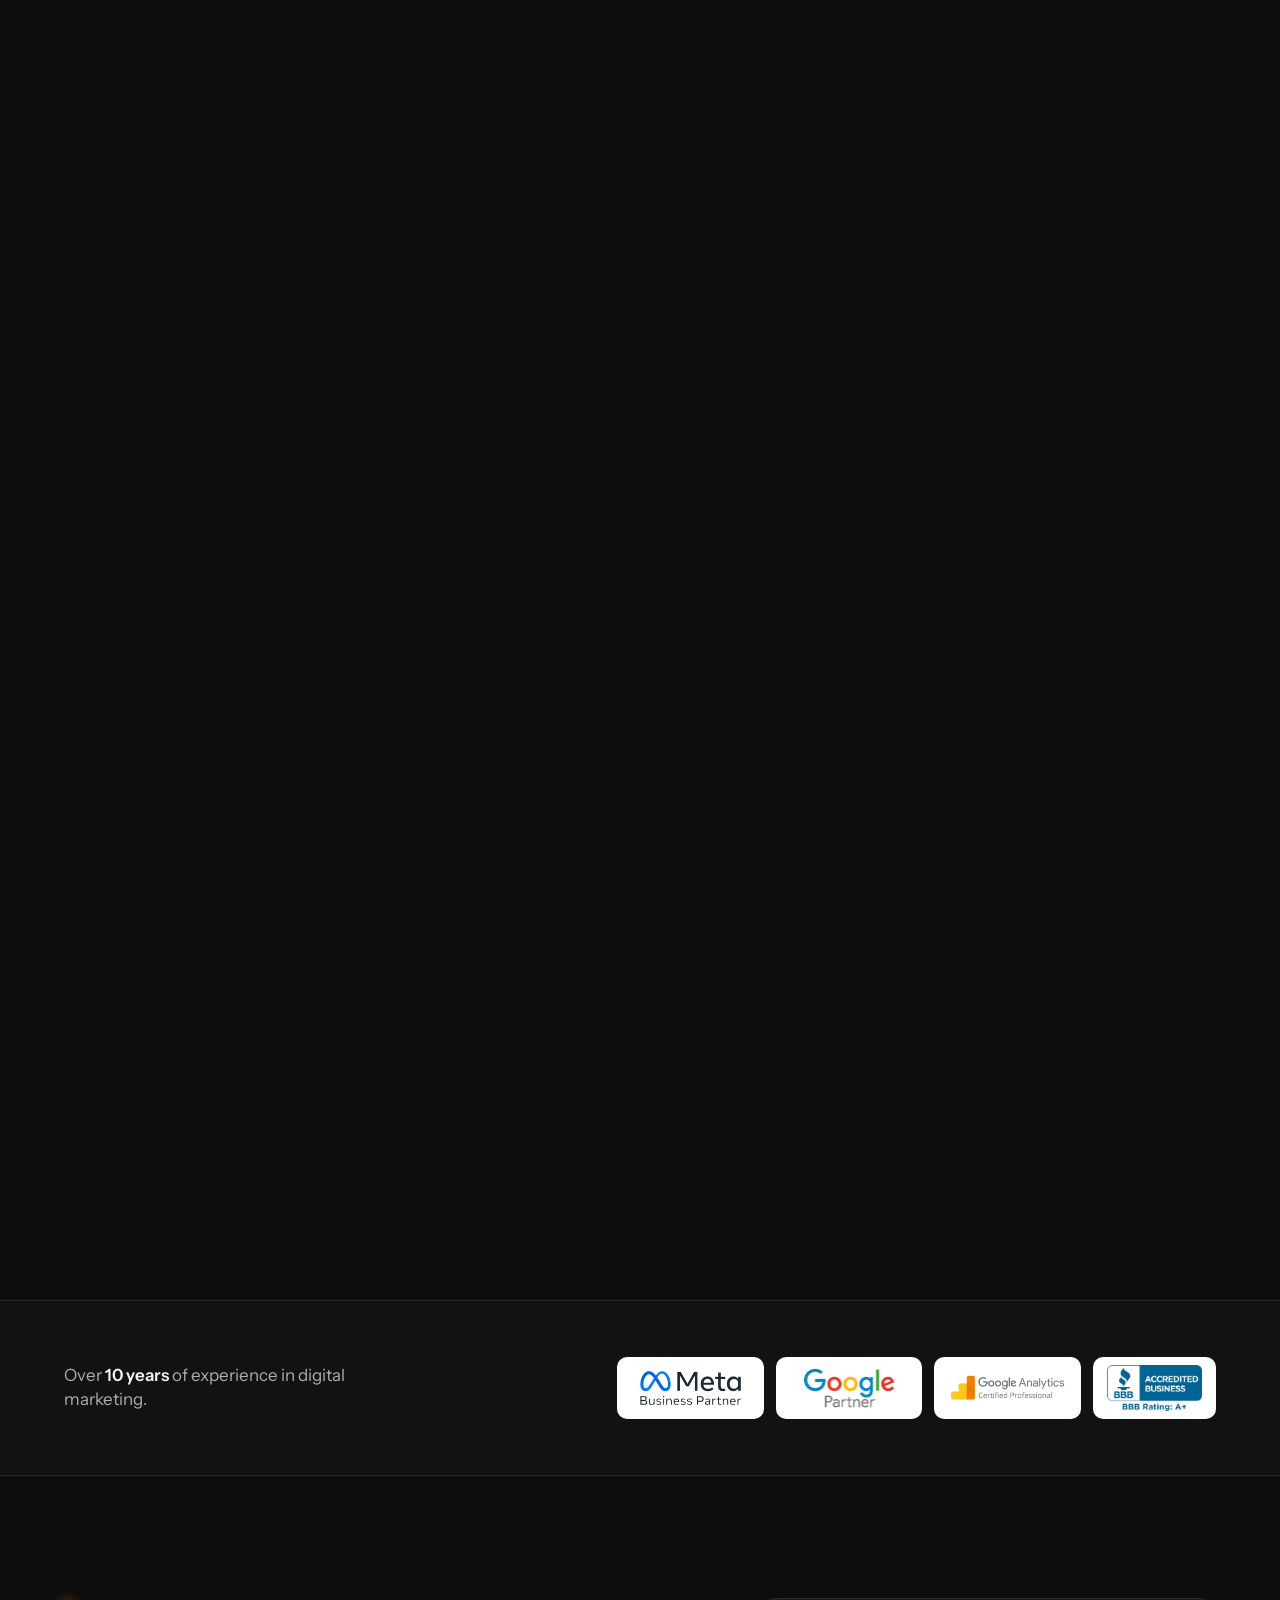
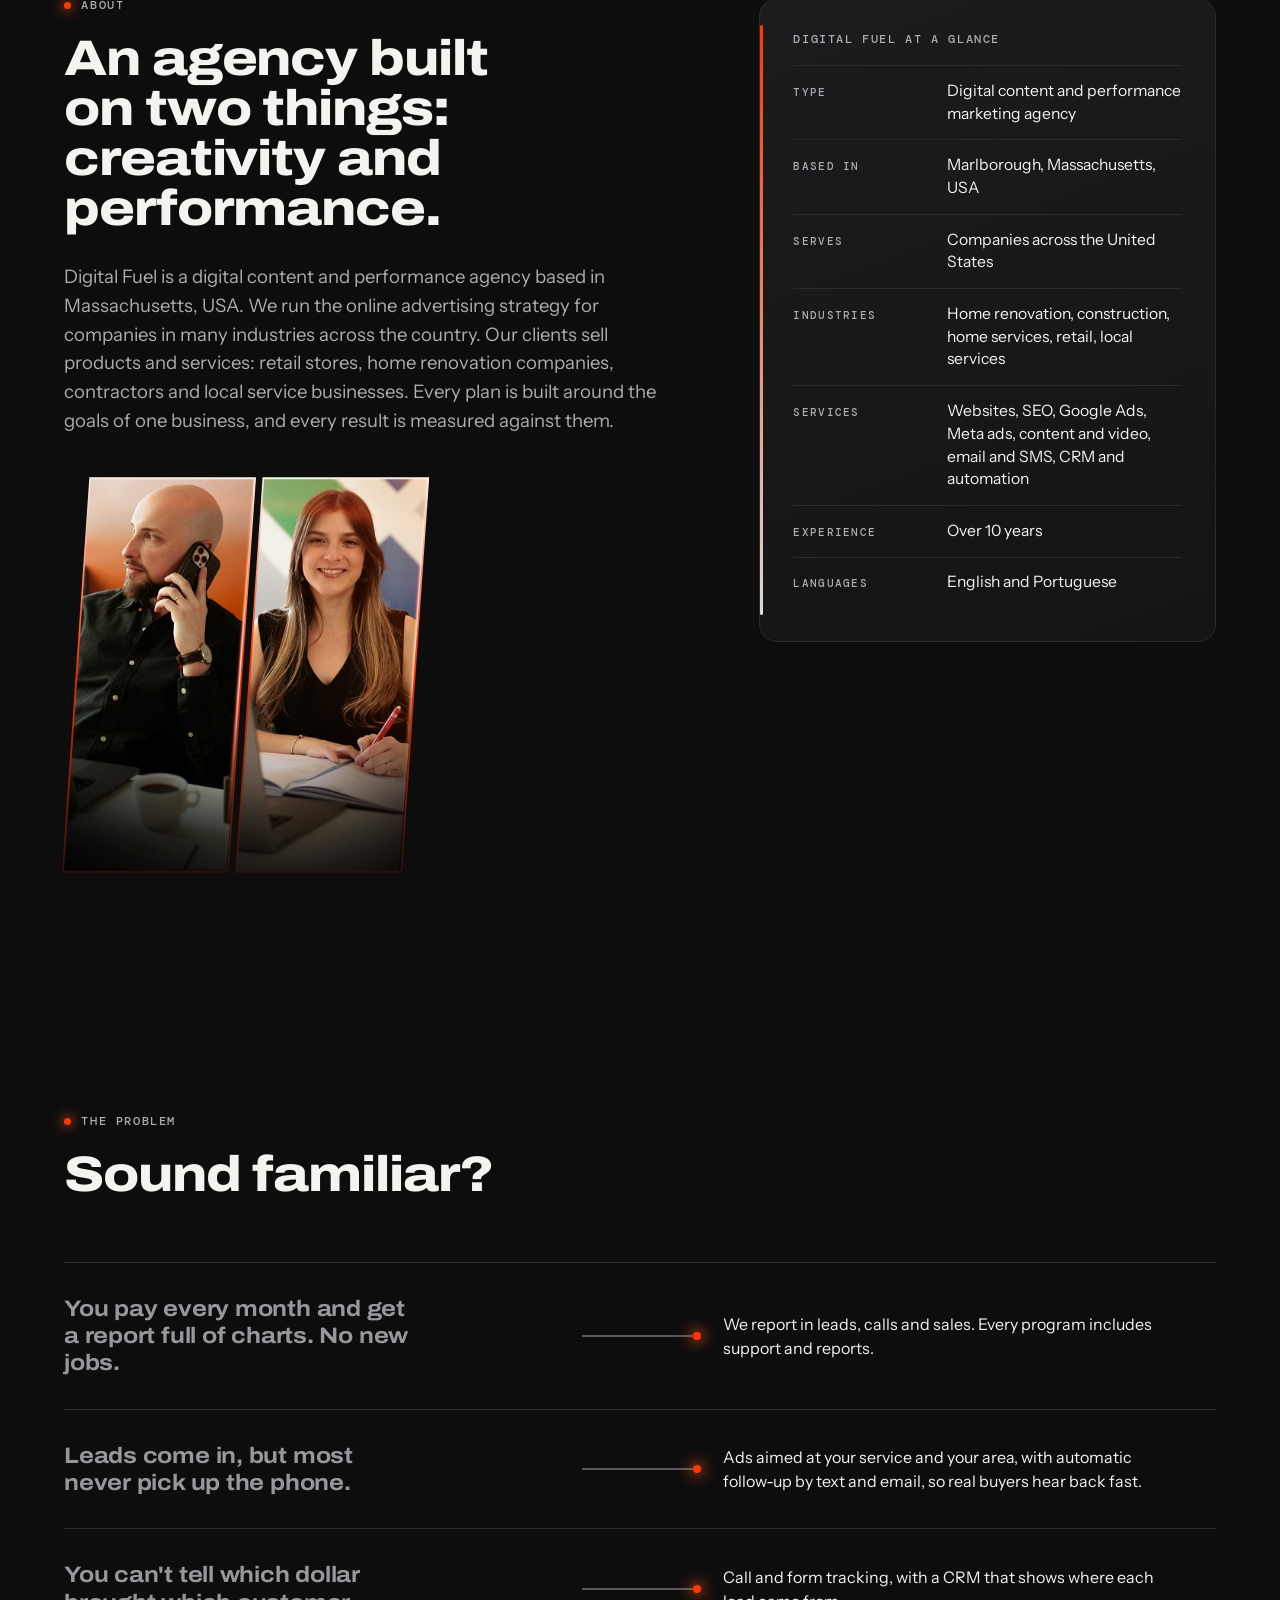
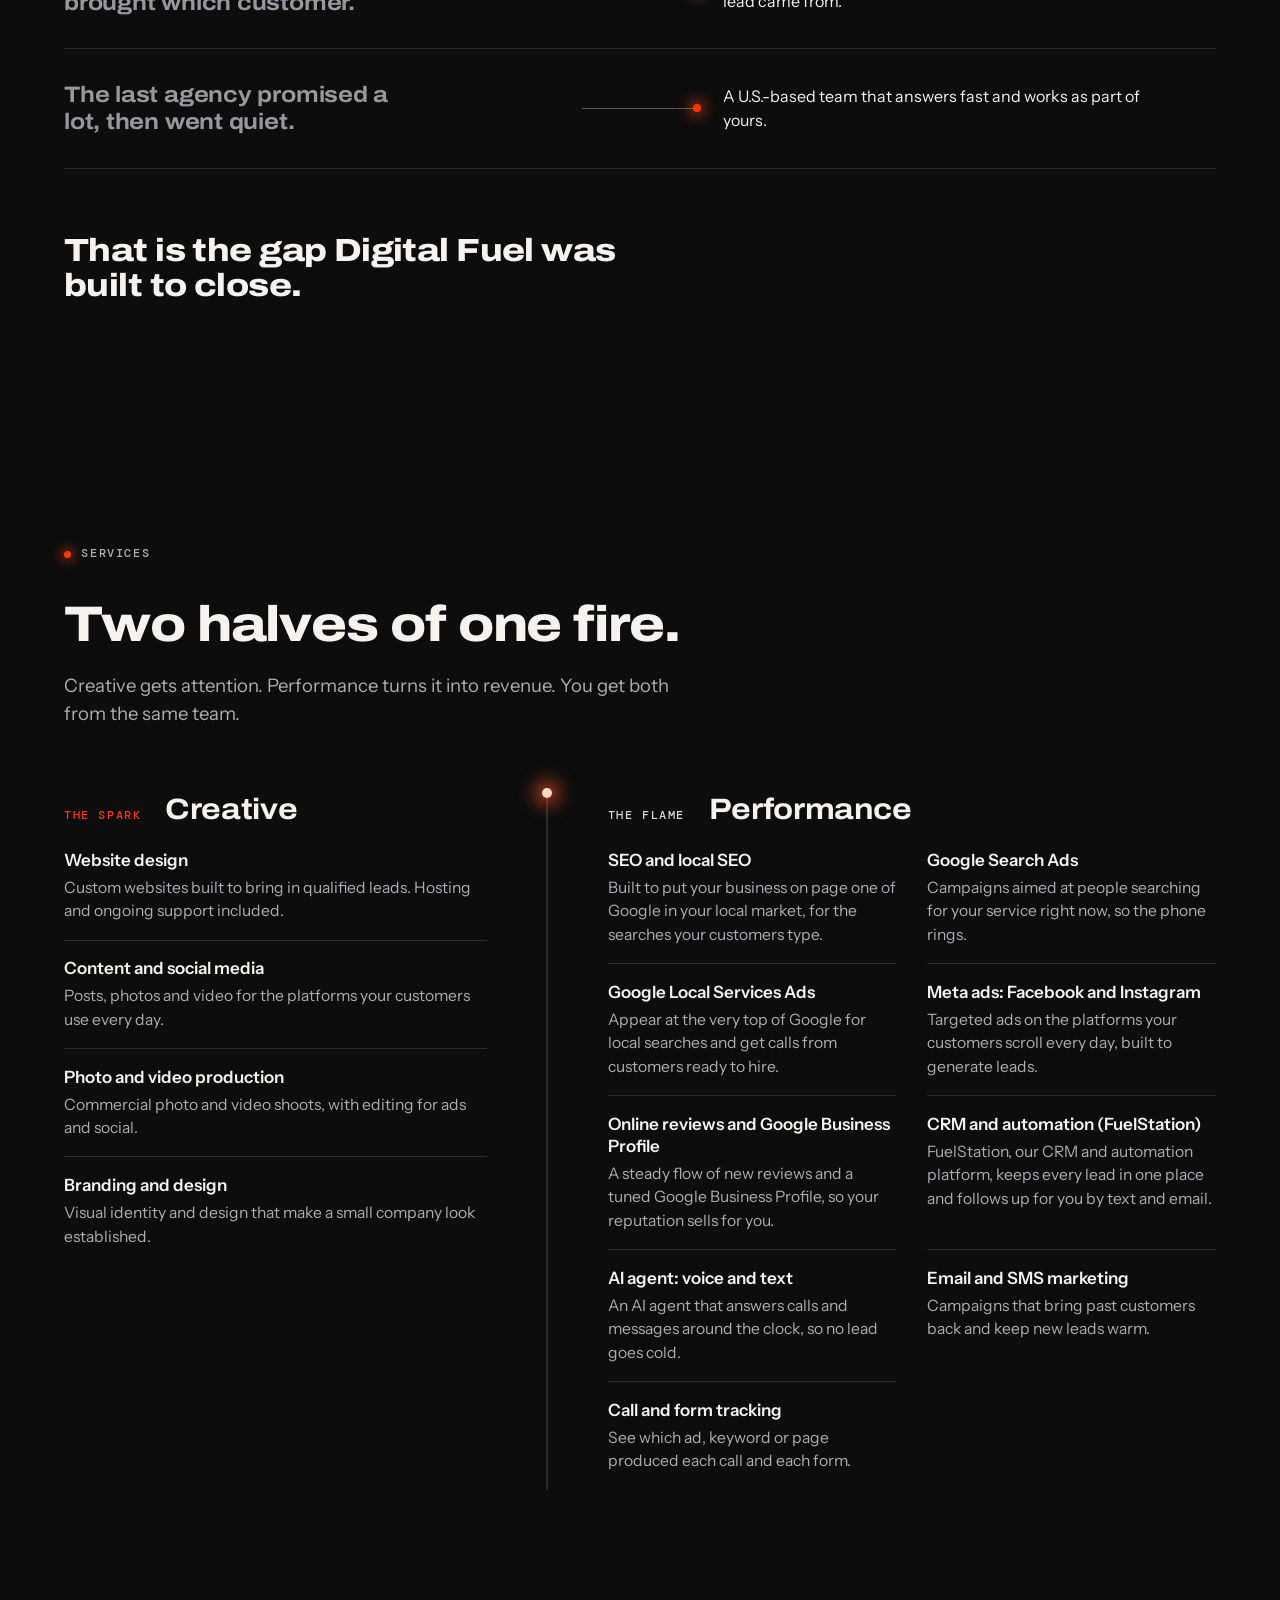
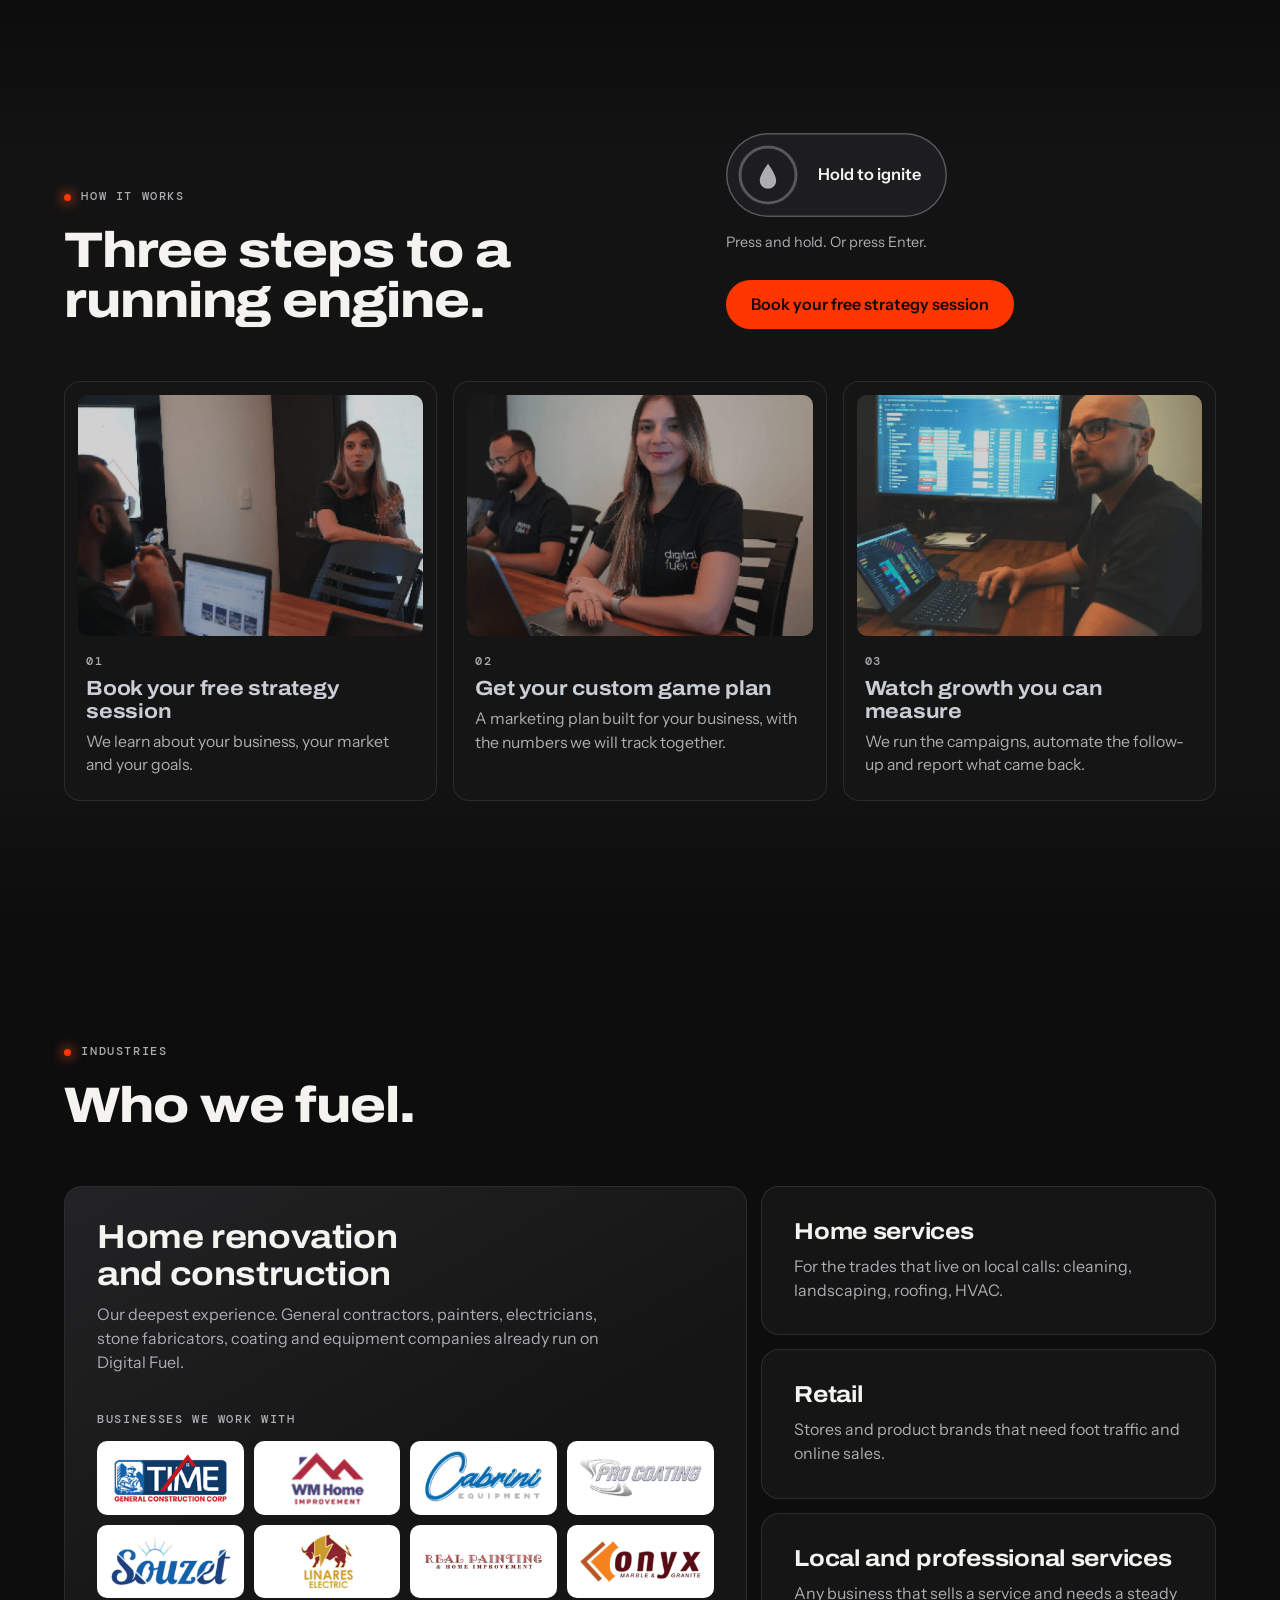
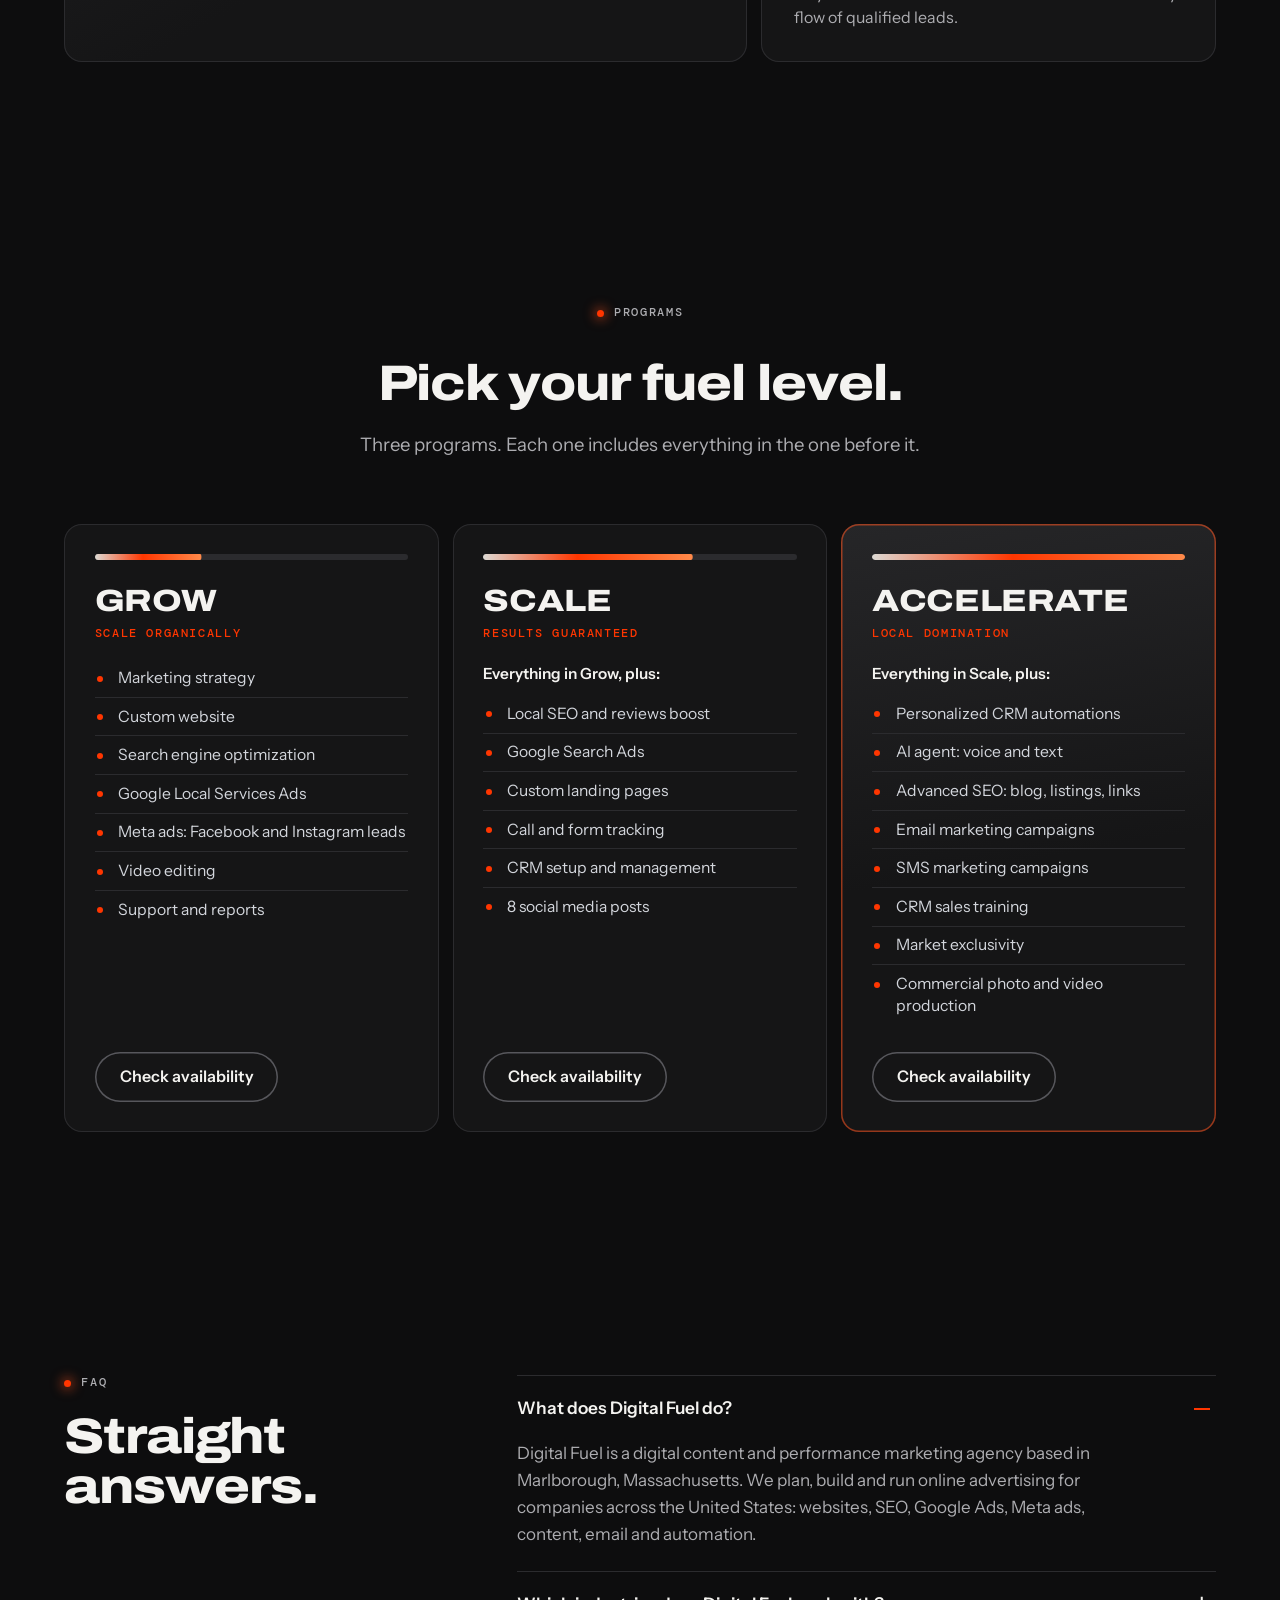
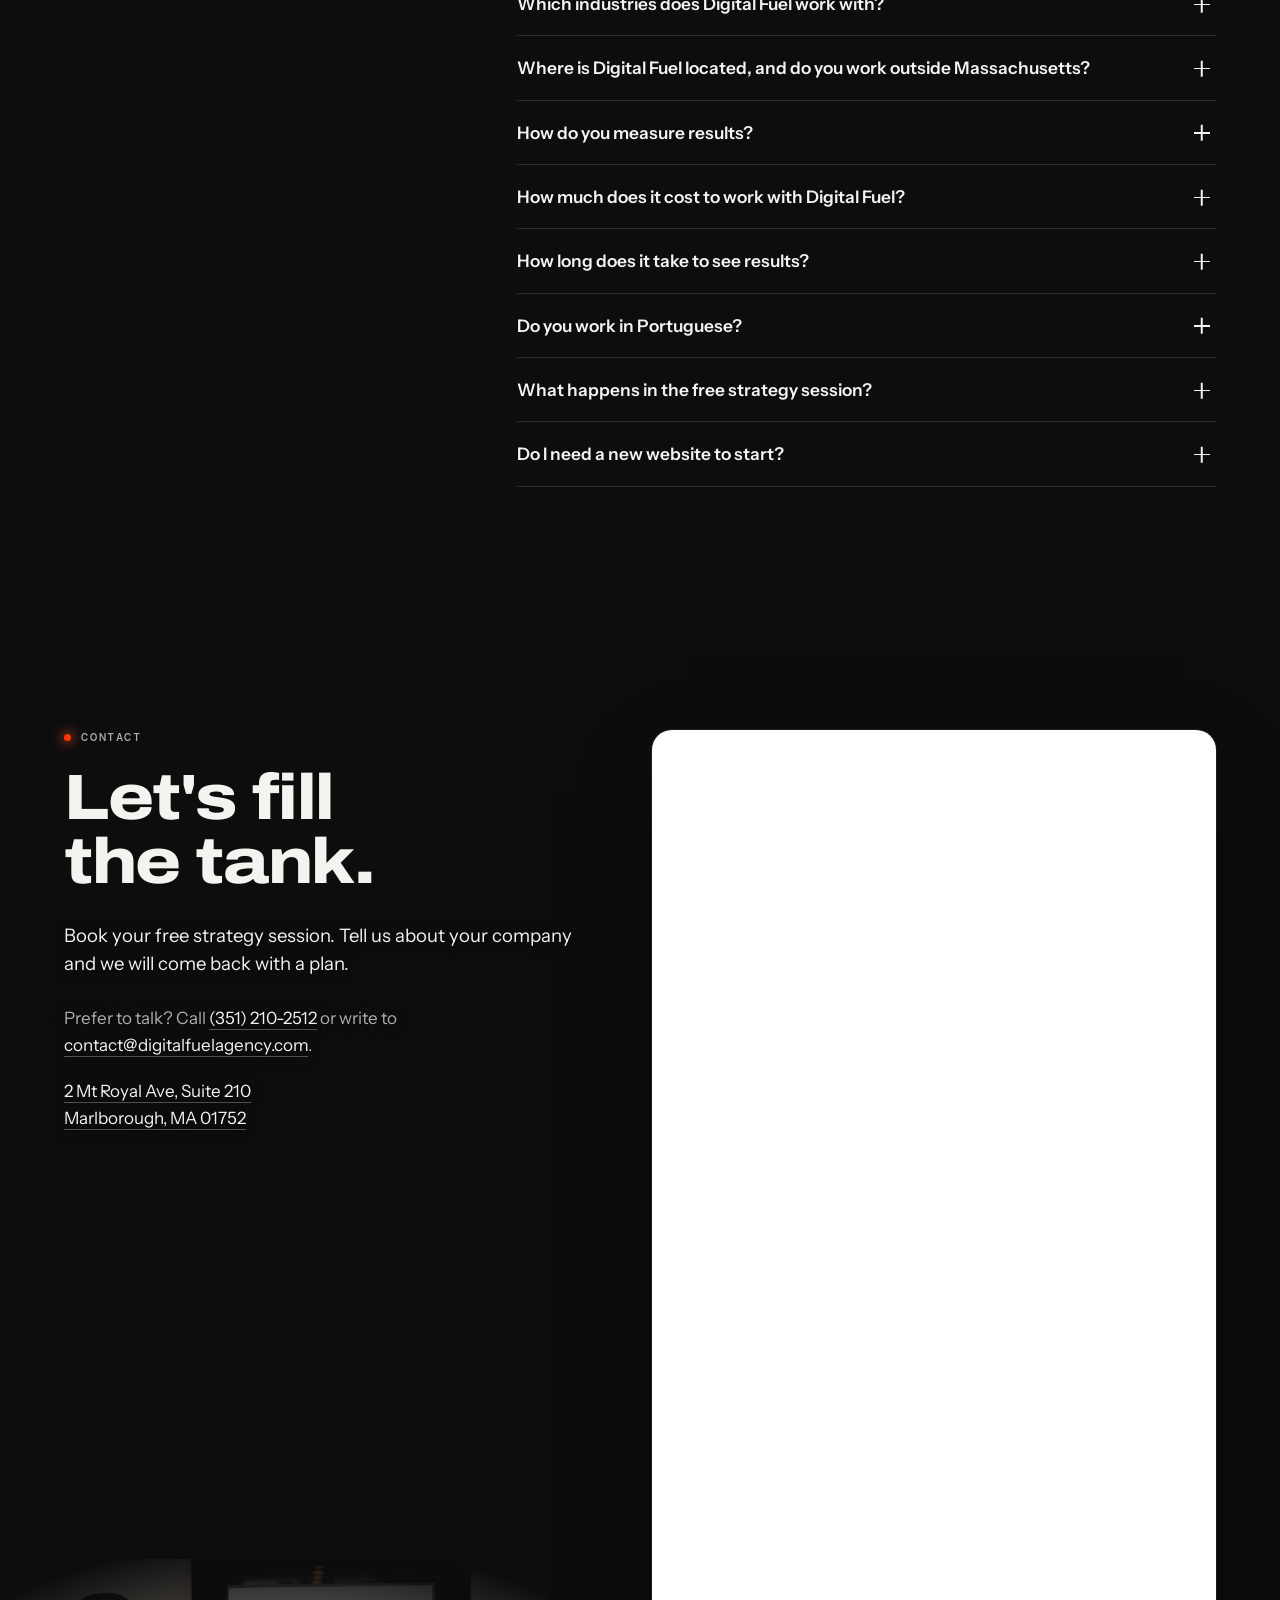
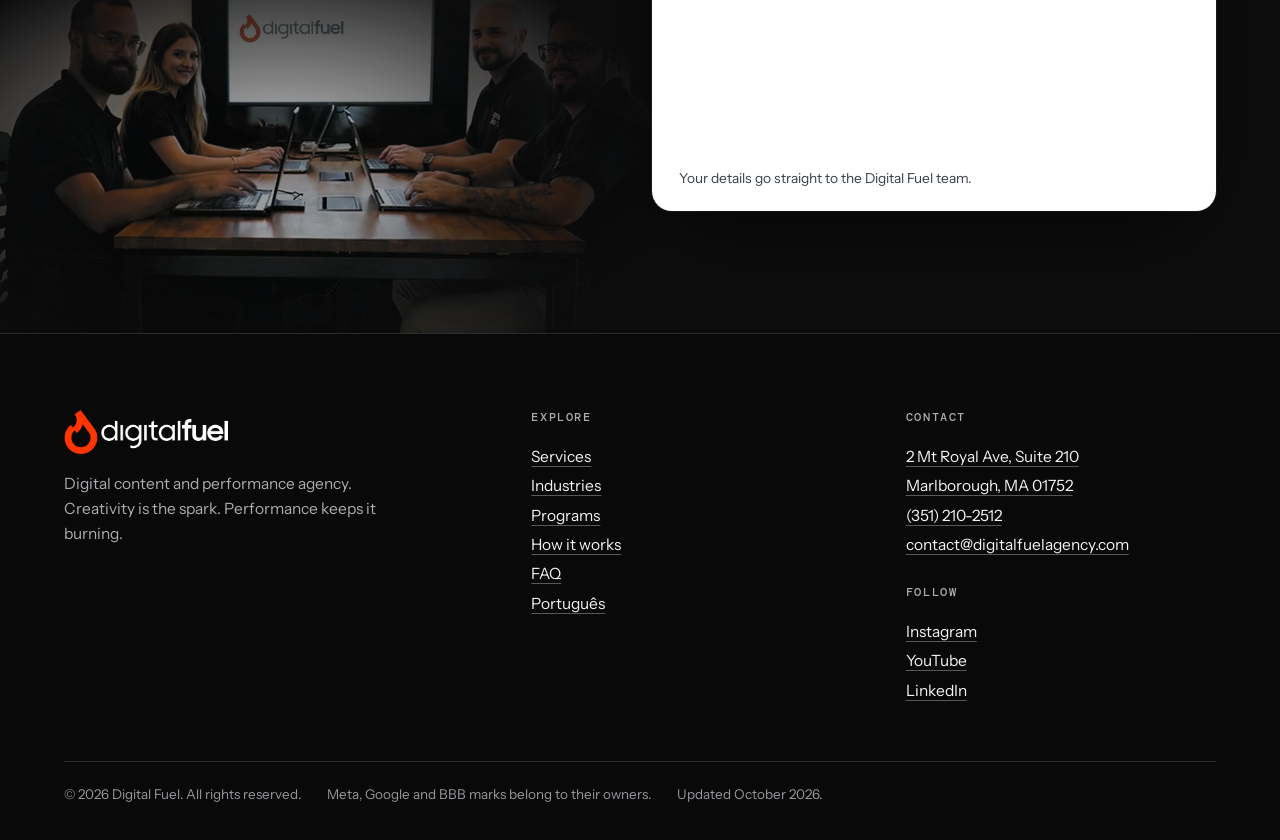
<file: site/site-3/index.html>
<!doctype html>
<html lang="en" data-assets="../assets/">
<head>
<meta charset="utf-8">
<meta name="viewport" content="width=device-width, initial-scale=1">
<title>Digital Fuel | Digital Marketing Agency in Massachusetts</title>
<meta name="description" content="Digital content and performance agency in Marlborough, MA. Websites, SEO, Google and Meta ads, automation. Book a free strategy session.">
<meta name="robots" content="noindex, follow">
<meta name="theme-color" content="#0d0d0e">
<meta name="color-scheme" content="dark">
<meta name="geo.region" content="US-MA">
<meta name="geo.placename" content="Marlborough">
<!-- DEPLOY STEP: confirme o domínio do ar. canonical, hreflang, og:url, og:image, sitemap.xml, robots.txt e llms.txt usam https://digitalfuelagency.com -->
<link rel="canonical" href="https://digitalfuelagency.com/site-3/">
<link rel="alternate" hreflang="en" href="https://digitalfuelagency.com/site-3/">
<link rel="alternate" hreflang="pt-BR" href="https://digitalfuelagency.com/site-3/pt-br/">
<link rel="alternate" hreflang="x-default" href="https://digitalfuelagency.com/site-3/">
<meta property="og:type" content="website">
<meta property="og:site_name" content="Digital Fuel">
<meta property="og:title" content="Digital Fuel | Digital Marketing Agency in Massachusetts">
<meta property="og:description" content="Digital content and performance agency in Marlborough, MA. Websites, SEO, Google and Meta ads, automation. Book a free strategy session.">
<meta property="og:url" content="https://digitalfuelagency.com/site-3/">
<meta property="og:image" content="https://digitalfuelagency.com/assets/og-digital-fuel.jpg">
<meta property="og:image:width" content="1200">
<meta property="og:image:height" content="630">
<meta property="og:image:alt" content="A glowing drop of fuel in dark smoke, with the Digital Fuel logo">
<meta property="og:locale" content="en_US">
<meta property="og:locale:alternate" content="pt_BR">
<meta name="twitter:card" content="summary_large_image">
<meta name="twitter:title" content="Digital Fuel | Digital Marketing Agency in Massachusetts">
<meta name="twitter:description" content="Digital content and performance agency in Marlborough, MA. Websites, SEO, Google and Meta ads, automation. Book a free strategy session.">
<meta name="twitter:image" content="https://digitalfuelagency.com/assets/og-digital-fuel.jpg">
<link rel="icon" type="image/png" href="../assets/favicon.png">
<link rel="apple-touch-icon" href="../assets/apple-touch-icon.png">
<script>(function(){var d=document.documentElement,G=["(max-width: 720px)","(orientation: portrait) and (max-width: 1024px)","(orientation: portrait) and (pointer: coarse)","(orientation: landscape) and (pointer: coarse) and (max-height: 560px)","(prefers-reduced-motion: reduce)"],s=false,i;window.__GATES=G;for(i=0;i<G.length;i++){if(window.matchMedia(G[i]).matches){s=true;break}}d.className+=" js "+(s?"static":"scrub")})()</script>
<link rel="preload" as="image" href="../assets/team-film-poster.jpg" fetchpriority="high">
<link rel="preconnect" href="https://fonts.googleapis.com">
<link rel="preconnect" href="https://fonts.gstatic.com" crossorigin>
<link rel="stylesheet" href="https://fonts.googleapis.com/css2?family=Archivo:wdth,wght@112..125,700..800&amp;family=DM+Mono:wght@400;500&amp;family=Instrument+Sans:wght@400;500;600&amp;display=swap">
<link rel="stylesheet" href="../assets/site.css">
<link rel="stylesheet" href="../assets/site3.css">
<script type="application/ld+json">{"@context":"https://schema.org","@graph":[{"@type":["ProfessionalService","LocalBusiness"],"@id":"https://digitalfuelagency.com/#organization","name":"Digital Fuel","alternateName":"Digital Fuel Agency","url":"https://digitalfuelagency.com/","logo":"https://digitalfuelagency.com/assets/logo-digital-fuel.png","image":"https://digitalfuelagency.com/assets/og-digital-fuel.jpg","description":"Digital Fuel is a digital content and performance marketing agency based in Marlborough, Massachusetts. It plans, builds and runs online advertising for companies across the United States, with its deepest experience in home renovation and construction.","slogan":"Creativity is the spark. Performance keeps it burning.","telephone":"+1-351-210-2512","email":"contact@digitalfuelagency.com","address":{"@type":"PostalAddress","streetAddress":"2 Mt Royal Ave, Suite 210","addressLocality":"Marlborough","addressRegion":"MA","postalCode":"01752","addressCountry":"US"},"hasMap":"https://maps.app.goo.gl/HQXtMH3MMT9xS4z59","areaServed":{"@type":"Country","name":"United States"},"knowsLanguage":["en","pt-BR"],"knowsAbout":["Digital marketing","Performance marketing","Lead generation","Search engine optimization","Local SEO","Google Ads","Google Local Services Ads","Meta ads","Web design","Content marketing","Marketing automation","CRM","Home renovation marketing","Construction marketing"],"sameAs":["https://www.instagram.com/digitalfuelagency/","https://www.youtube.com/@digitalfuelagency","https://www.linkedin.com/company/digital-fuel-agency"],"hasOfferCatalog":{"@type":"OfferCatalog","name":"Digital marketing services","itemListElement":[{"@type":"Offer","itemOffered":{"@type":"Service","name":"Website design","description":"Custom websites built to bring in qualified leads. Hosting and ongoing support included.","provider":{"@id":"https://digitalfuelagency.com/#organization"},"areaServed":{"@type":"Country","name":"United States"}}},{"@type":"Offer","itemOffered":{"@type":"Service","name":"Content and social media","description":"Posts, photos and video for the platforms your customers use every day.","provider":{"@id":"https://digitalfuelagency.com/#organization"},"areaServed":{"@type":"Country","name":"United States"}}},{"@type":"Offer","itemOffered":{"@type":"Service","name":"Photo and video production","description":"Commercial photo and video shoots, with editing for ads and social.","provider":{"@id":"https://digitalfuelagency.com/#organization"},"areaServed":{"@type":"Country","name":"United States"}}},{"@type":"Offer","itemOffered":{"@type":"Service","name":"Branding and design","description":"Visual identity and design that make a small company look established.","provider":{"@id":"https://digitalfuelagency.com/#organization"},"areaServed":{"@type":"Country","name":"United States"}}},{"@type":"Offer","itemOffered":{"@type":"Service","name":"SEO and local SEO","description":"Built to put your business on page one of Google in your local market, for the searches your customers type.","provider":{"@id":"https://digitalfuelagency.com/#organization"},"areaServed":{"@type":"Country","name":"United States"}}},{"@type":"Offer","itemOffered":{"@type":"Service","name":"Google Search Ads","description":"Campaigns aimed at people searching for your service right now, so the phone rings.","provider":{"@id":"https://digitalfuelagency.com/#organization"},"areaServed":{"@type":"Country","name":"United States"}}},{"@type":"Offer","itemOffered":{"@type":"Service","name":"Google Local Services Ads","description":"Appear at the very top of Google for local searches and get calls from customers ready to hire.","provider":{"@id":"https://digitalfuelagency.com/#organization"},"areaServed":{"@type":"Country","name":"United States"}}},{"@type":"Offer","itemOffered":{"@type":"Service","name":"Meta ads: Facebook and Instagram","description":"Targeted ads on the platforms your customers scroll every day, built to generate leads.","provider":{"@id":"https://digitalfuelagency.com/#organization"},"areaServed":{"@type":"Country","name":"United States"}}},{"@type":"Offer","itemOffered":{"@type":"Service","name":"Online reviews and Google Business Profile","description":"A steady flow of new reviews and a tuned Google Business Profile, so your reputation sells for you.","provider":{"@id":"https://digitalfuelagency.com/#organization"},"areaServed":{"@type":"Country","name":"United States"}}},{"@type":"Offer","itemOffered":{"@type":"Service","name":"CRM and automation (FuelStation)","description":"FuelStation, our CRM and automation platform, keeps every lead in one place and follows up for you by text and email.","provider":{"@id":"https://digitalfuelagency.com/#organization"},"areaServed":{"@type":"Country","name":"United States"}}},{"@type":"Offer","itemOffered":{"@type":"Service","name":"AI agent: voice and text","description":"An AI agent that answers calls and messages around the clock, so no lead goes cold.","provider":{"@id":"https://digitalfuelagency.com/#organization"},"areaServed":{"@type":"Country","name":"United States"}}},{"@type":"Offer","itemOffered":{"@type":"Service","name":"Email and SMS marketing","description":"Campaigns that bring past customers back and keep new leads warm.","provider":{"@id":"https://digitalfuelagency.com/#organization"},"areaServed":{"@type":"Country","name":"United States"}}},{"@type":"Offer","itemOffered":{"@type":"Service","name":"Call and form tracking","description":"See which ad, keyword or page produced each call and each form.","provider":{"@id":"https://digitalfuelagency.com/#organization"},"areaServed":{"@type":"Country","name":"United States"}}}]}},{"@type":"WebSite","@id":"https://digitalfuelagency.com/#website","url":"https://digitalfuelagency.com/","name":"Digital Fuel","inLanguage":["en","pt-BR"],"publisher":{"@id":"https://digitalfuelagency.com/#organization"}},{"@type":"WebPage","@id":"https://digitalfuelagency.com/site-3/#webpage","url":"https://digitalfuelagency.com/site-3/","name":"Digital Fuel | Digital Marketing Agency in Massachusetts","description":"Digital content and performance agency in Marlborough, MA. Websites, SEO, Google and Meta ads, automation. Book a free strategy session.","inLanguage":"en","isPartOf":{"@id":"https://digitalfuelagency.com/#website"},"about":{"@id":"https://digitalfuelagency.com/#organization"},"dateModified":"2026-10-12","primaryImageOfPage":{"@type":"ImageObject","url":"https://digitalfuelagency.com/assets/og-digital-fuel.jpg","width":1200,"height":630}},{"@type":"FAQPage","@id":"https://digitalfuelagency.com/site-3/#faq","inLanguage":"en","isPartOf":{"@id":"https://digitalfuelagency.com/site-3/#webpage"},"mainEntity":[{"@type":"Question","name":"What does Digital Fuel do?","acceptedAnswer":{"@type":"Answer","text":"Digital Fuel is a digital content and performance marketing agency based in Marlborough, Massachusetts. We plan, build and run online advertising for companies across the United States: websites, SEO, Google Ads, Meta ads, content, email and automation."}},{"@type":"Question","name":"Which industries does Digital Fuel work with?","acceptedAnswer":{"@type":"Answer","text":"We work with companies that sell products and services, and our deepest experience is in home renovation and construction. Our clients include general contractors, painters, electricians, stone fabricators and retailers."}},{"@type":"Question","name":"Where is Digital Fuel located, and do you work outside Massachusetts?","acceptedAnswer":{"@type":"Answer","text":"Our office is at 2 Mt Royal Ave, Suite 210, Marlborough, MA 01752. We work with clients in every part of the United States."}},{"@type":"Question","name":"How do you measure results?","acceptedAnswer":{"@type":"Answer","text":"We measure results in leads, calls and sales. Every program includes support and reports, and the Scale and Accelerate programs add call and form tracking with a CRM, so you can see where each lead came from."}},{"@type":"Question","name":"How much does it cost to work with Digital Fuel?","acceptedAnswer":{"@type":"Answer","text":"The price depends on the program you choose (Grow, Scale or Accelerate) and on your market. You get the exact number in your free strategy session, before you commit to anything."}},{"@type":"Question","name":"How long does it take to see results?","acceptedAnswer":{"@type":"Answer","text":"Google Ads and Local Services Ads can start bringing calls within days of launch. SEO takes longer, usually a few months, and keeps working after that."}},{"@type":"Question","name":"Do you work in Portuguese?","acceptedAnswer":{"@type":"Answer","text":"Yes. Our team works in English and Portuguese, and this site is available in both languages."}},{"@type":"Question","name":"What happens in the free strategy session?","acceptedAnswer":{"@type":"Answer","text":"We learn about your business, your market and your goals, then show you a plan built for your company. The session is free and you decide what happens next."}},{"@type":"Question","name":"Do I need a new website to start?","acceptedAnswer":{"@type":"Answer","text":"Every program includes a custom website built to generate leads, with hosting and ongoing support."}}]}]}</script>
</head>
<body>
<a class="skip" href="#main">Skip to content</a>
<div class="ambient" aria-hidden="true"></div>
<div class="gauge" aria-hidden="true"><span class="gauge__f">F</span><span class="gauge__track"><i class="gauge__fill"></i></span><span class="gauge__e">E</span><span class="gauge__read" data-label="Fuel">Fuel 0%</span></div>

<header class="nav">
  <a class="nav__brand" href="./" aria-label="Digital Fuel, home"><img src="../assets/logo-digital-fuel.png" alt="Digital Fuel" width="470" height="127"></a>
  <nav class="nav__links" id="nav-links" aria-label="Primary">
    <a href="#services">Services</a>
    <a href="#industries">Industries</a>
    <a href="#programs">Programs</a>
    <a href="#how">How it works</a>
    <a href="#faq">FAQ</a>
    <a class="nav__alt" href="pt-br/" hreflang="pt-BR" lang="pt-BR">Português</a>
  </nav>
  <a class="nav__lang" href="pt-br/" hreflang="pt-BR" lang="pt-BR" data-short="PT">Português</a>
  <a class="btn btn--sm" href="#contact" data-short="Free session">Book a free session</a>
  <button class="nav__toggle" type="button" aria-expanded="false" aria-controls="nav-links" aria-label="Menu"><span></span><span></span></button>
</header>

<main id="main" tabindex="-1">

  <section class="hero hero--film" id="top" aria-label="Introduction">
    <div class="stage">
      <div class="poster" role="img" aria-label="Four members of the Digital Fuel team working on laptops around a meeting table"></div>
      <video class="scene" data-src="team-film.mp4" data-poster="team-film-poster.jpg" preload="none" muted playsinline disablepictureinpicture aria-hidden="true" tabindex="-1"></video>
      <div class="scrim" aria-hidden="true"></div>
      <div class="bands">
        <div class="band band--1" data-a="0" data-b="0.24" data-fx="drift">
          <h1><span class="kicker chip">Digital content and performance agency · Massachusetts, USA</span> <span class="display split">Your business is the engine. We bring the fuel.</span></h1>
          <p class="cue" aria-hidden="true">Scroll to ignite</p>
        </div>
        <div class="band band--2" data-a="0.26" data-b="0.49" data-fx="drift">
          <p class="display split">First, the spark.</p>
          <p class="band__sub">Creative work people stop for. Websites, content, video and ads.</p>
        </div>
        <div class="band band--3" data-a="0.51" data-b="0.74" data-fx="rise">
          <p class="display split">Then, the steady flame.</p>
          <p class="band__sub">Performance you can count. Calls, forms and booked jobs.</p>
        </div>
        <div class="band band--4" data-a="0.76" data-b="1" data-fx="rise">
          <p class="display split">Creativity and performance, in one team.</p>
          <p class="band__sub">Digital Fuel plans, builds and runs your online advertising, then shows you what every dollar brought back.</p>
          <p class="band__cta"><a class="btn" href="#contact">Book your free strategy session</a> <a class="link" href="#how">See how it works</a></p>
        </div>
      </div>
    </div>
  </section>

  <section class="trust" aria-label="Experience and certifications">
    <div class="wrap trust__row" data-reveal>
      <p class="trust__stat">Over <b>10 years</b> of experience in digital marketing.</p>
      <ul class="badges">
        <li><img src="../assets/badges/meta-business-partner.jpg" alt="Meta Business Partner badge" width="474" height="184" loading="lazy" decoding="async"></li>
        <li><img src="../assets/badges/google-partner.jpg" alt="Google Partner badge" width="474" height="184" loading="lazy" decoding="async"></li>
        <li><img src="../assets/badges/google-analytics-certified.jpg" alt="Google Analytics Certified Professional badge" width="474" height="184" loading="lazy" decoding="async"></li>
        <li><img src="../assets/badges/bbb-accredited-a-plus.png" alt="BBB Accredited Business, A+ rating" width="500" height="242" loading="lazy" decoding="async"></li>
      </ul>
    </div>
  </section>

  <section class="sec about about--duo" id="about">
    <div class="wrap about__grid">
      <div data-reveal>
        <p class="eyebrow mono">About</p>
        <h2>An agency built on two things: creativity and performance.</h2>
        <p class="lede">Digital Fuel is a digital content and performance agency based in Massachusetts, USA. We run the online advertising strategy for companies in many industries across the country. Our clients sell products and services: retail stores, home renovation companies, contractors and local service businesses. Every plan is built around the goals of one business, and every result is measured against them.</p>
        <figure class="duo"><span class="portrait"><img src="../assets/team-call.jpg" alt="A Digital Fuel team member on a phone call" width="497" height="1024" loading="lazy" decoding="async"></span><span class="portrait"><img src="../assets/team-plan.jpg" alt="A Digital Fuel team member smiling and writing notes" width="497" height="1024" loading="lazy" decoding="async"></span></figure>
      </div>
      <aside class="spec" aria-labelledby="spec-title" data-reveal>
        <h3 id="spec-title">Digital Fuel at a glance</h3>
        <dl>
          <div><dt>Type</dt><dd>Digital content and performance marketing agency</dd></div>
          <div><dt>Based in</dt><dd>Marlborough, Massachusetts, USA</dd></div>
          <div><dt>Serves</dt><dd>Companies across the United States</dd></div>
          <div><dt>Industries</dt><dd>Home renovation, construction, home services, retail, local services</dd></div>
          <div><dt>Services</dt><dd>Websites, SEO, Google Ads, Meta ads, content and video, email and SMS, CRM and automation</dd></div>
          <div><dt>Experience</dt><dd>Over 10 years</dd></div>
          <div><dt>Languages</dt><dd>English and Portuguese</dd></div>
        </dl>
      </aside>
    </div>
  </section>

  <section class="sec pains" id="why">
    <div class="wrap">
      <div data-reveal>
        <p class="eyebrow mono">The problem</p>
        <h2>Sound familiar?</h2>
      </div>
      <ol class="pairs">
        <li class="pair" data-reveal><p class="pain">You pay every month and get a report full of charts. No new jobs.</p><span class="pair__link" aria-hidden="true"></span><p class="fix">We report in leads, calls and sales. Every program includes support and reports.</p></li>
        <li class="pair" data-reveal><p class="pain">Leads come in, but most never pick up the phone.</p><span class="pair__link" aria-hidden="true"></span><p class="fix">Ads aimed at your service and your area, with automatic follow-up by text and email, so real buyers hear back fast.</p></li>
        <li class="pair" data-reveal><p class="pain">You can't tell which dollar brought which customer.</p><span class="pair__link" aria-hidden="true"></span><p class="fix">Call and form tracking, with a CRM that shows where each lead came from.</p></li>
        <li class="pair" data-reveal><p class="pain">The last agency promised a lot, then went quiet.</p><span class="pair__link" aria-hidden="true"></span><p class="fix">A U.S.-based team that answers fast and works as part of yours.</p></li>
      </ol>
      <div data-reveal><p class="closer">That is the gap Digital Fuel was built to close.</p></div>
    </div>
  </section>

  <section class="sec services services--team" id="services">
    <div class="wrap">
      <header class="sec__head" data-reveal>
        <p class="eyebrow mono">Services</p>
        <h2>Two halves of one fire.</h2>
        <p class="lede">Creative gets attention. Performance turns it into revenue. You get both from the same team.</p>
      </header>
      <div class="halves">
        <div class="half half--spark" data-reveal>
          <h3 class="half__title"><span class="mono">The spark</span> Creative</h3>
          <ul class="svc">
            <li><h4>Website design</h4><p>Custom websites built to bring in qualified leads. Hosting and ongoing support included.</p></li>
            <li><h4>Content and social media</h4><p>Posts, photos and video for the platforms your customers use every day.</p></li>
            <li><h4>Photo and video production</h4><p>Commercial photo and video shoots, with editing for ads and social.</p></li>
            <li><h4>Branding and design</h4><p>Visual identity and design that make a small company look established.</p></li>
          </ul>
        </div>
        <div class="fuse" aria-hidden="true"><i></i><b></b></div>
        <div class="half half--flame" data-reveal>
          <h3 class="half__title"><span class="mono">The flame</span> Performance</h3>
          <ul class="svc">
            <li><h4>SEO and local SEO</h4><p>Built to put your business on page one of Google in your local market, for the searches your customers type.</p></li>
            <li><h4>Google Search Ads</h4><p>Campaigns aimed at people searching for your service right now, so the phone rings.</p></li>
            <li><h4>Google Local Services Ads</h4><p>Appear at the very top of Google for local searches and get calls from customers ready to hire.</p></li>
            <li><h4>Meta ads: Facebook and Instagram</h4><p>Targeted ads on the platforms your customers scroll every day, built to generate leads.</p></li>
            <li><h4>Online reviews and Google Business Profile</h4><p>A steady flow of new reviews and a tuned Google Business Profile, so your reputation sells for you.</p></li>
            <li><h4>CRM and automation (FuelStation)</h4><p>FuelStation, our CRM and automation platform, keeps every lead in one place and follows up for you by text and email.</p></li>
            <li><h4>AI agent: voice and text</h4><p>An AI agent that answers calls and messages around the clock, so no lead goes cold.</p></li>
            <li><h4>Email and SMS marketing</h4><p>Campaigns that bring past customers back and keep new leads warm.</p></li>
            <li><h4>Call and form tracking</h4><p>See which ad, keyword or page produced each call and each form.</p></li>
          </ul>
        </div>
      </div>
    </div>
  </section>

  <section class="sec how how--team" id="how">
    <div class="wrap how__grid">
      <div class="how__intro" data-reveal>
        <div>
          <p class="eyebrow mono">How it works</p>
          <h2>Three steps to a running engine.</h2>
        </div>
        <div>
        <button class="ignite" type="button" aria-pressed="false" data-idle="Hold to ignite" data-done="Ignition on.">
          <span class="ignite__ring" aria-hidden="true"><svg viewBox="0 0 64 64"><circle class="trk" cx="32" cy="32" r="28"/><circle class="prg" cx="32" cy="32" r="28"/><path class="drop" d="M32 17c0 0-10 13-10 20.500a10 10 0 0 0 20 0C42 30 32 17 32 17z"/></svg></span>
          <span class="ignite__label">Hold to ignite</span>
        </button>
        <p class="ignite__hint">Press and hold. <span class="kbd">Or press Enter.</span></p>
        <p class="ignite__status vh" role="status" aria-live="polite"></p>
        <p class="how__cta"><a class="btn" href="#contact">Book your free strategy session</a></p>
        </div>
      </div>
      <ol class="steps steps--photo" data-reveal>
        <li class="step"><figure class="step__ph"><img src="../assets/team-step-1.jpg" alt="Two members of the Digital Fuel team in a strategy conversation" width="491" height="343" loading="lazy" decoding="async"></figure><span class="step__n mono">01</span><h3>Book your free strategy session</h3><p>We learn about your business, your market and your goals.</p></li>
        <li class="step"><figure class="step__ph"><img src="../assets/team-step-2.jpg" alt="A Digital Fuel team member smiling at a laptop during a planning session" width="491" height="343" loading="lazy" decoding="async"></figure><span class="step__n mono">02</span><h3>Get your custom game plan</h3><p>A marketing plan built for your business, with the numbers we will track together.</p></li>
        <li class="step"><figure class="step__ph"><img src="../assets/team-step-3.jpg" alt="A Digital Fuel team member reviewing campaign dashboards on two screens" width="491" height="343" loading="lazy" decoding="async"></figure><span class="step__n mono">03</span><h3>Watch growth you can measure</h3><p>We run the campaigns, automate the follow-up and report what came back.</p></li>
      </ol>
    </div>
  </section>

  <section class="sec industries" id="industries">
    <div class="wrap">
      <div data-reveal>
        <p class="eyebrow mono">Industries</p>
        <h2>Who we fuel.</h2>
      </div>
      <div class="bento" data-reveal>
        <article class="tile tile--feature">
          <h3>Home renovation and construction</h3>
          <p>Our deepest experience. General contractors, painters, electricians, stone fabricators, coating and equipment companies already run on Digital Fuel.</p>
          <span class="mono">Businesses we work with</span>
          <ul class="logos">
            <li><img src="../assets/clients/time-general-construction.jpg" alt="Time General Construction logo" width="422" height="198" loading="lazy" decoding="async"></li>
            <li><img src="../assets/clients/wm-home-improvement.jpg" alt="WM Home Improvement logo" width="422" height="198" loading="lazy" decoding="async"></li>
            <li><img src="../assets/clients/cabrini-equipment.jpg" alt="Cabrini Equipment logo" width="422" height="198" loading="lazy" decoding="async"></li>
            <li><img src="../assets/clients/pro-coating.jpg" alt="Pro Coating logo" width="422" height="198" loading="lazy" decoding="async"></li>
            <li><img src="../assets/clients/souzet.jpg" alt="Souzet logo" width="422" height="198" loading="lazy" decoding="async"></li>
            <li><img src="../assets/clients/linares-electric.jpg" alt="Linares Electric logo" width="422" height="198" loading="lazy" decoding="async"></li>
            <li><img src="../assets/clients/real-painting-home-improvement.jpg" alt="Real Painting &amp; Home Improvement logo" width="422" height="198" loading="lazy" decoding="async"></li>
            <li><img src="../assets/clients/onyx-marble-granite.jpg" alt="Onyx Marble &amp; Granite logo" width="422" height="198" loading="lazy" decoding="async"></li>
          </ul>
        </article>
        <article class="tile"><h3>Home services</h3><p>For the trades that live on local calls: cleaning, landscaping, roofing, HVAC.</p></article>
        <article class="tile"><h3>Retail</h3><p>Stores and product brands that need foot traffic and online sales.</p></article>
        <article class="tile"><h3>Local and professional services</h3><p>Any business that sells a service and needs a steady flow of qualified leads.</p></article>
      </div>
    </div>
  </section>

  <section class="sec programs" id="programs">
    <div class="wrap">
      <header class="sec__head" data-reveal>
        <p class="eyebrow mono">Programs</p>
        <h2>Pick your fuel level.</h2>
        <p class="lede">Three programs. Each one includes everything in the one before it.</p>
      </header>
      <div class="tiers" data-reveal>
        <article class="tier" style="--level:0.34">
          <div class="tank" aria-hidden="true"><i></i></div>
          <h3>GROW</h3>
          <p class="tier__tag mono">Scale organically</p>
          <ul>
            <li>Marketing strategy</li>
            <li>Custom website</li>
            <li>Search engine optimization</li>
            <li>Google Local Services Ads</li>
            <li>Meta ads: Facebook and Instagram leads</li>
            <li>Video editing</li>
            <li>Support and reports</li>
          </ul>
          <a class="btn btn--ghost" href="#contact">Check availability</a>
        </article>
        <article class="tier" style="--level:0.67">
          <div class="tank" aria-hidden="true"><i></i></div>
          <h3>SCALE</h3>
          <p class="tier__tag mono">Results guaranteed</p>
          <p class="tier__plus">Everything in Grow, plus:</p>
          <ul>
            <li>Local SEO and reviews boost</li>
            <li>Google Search Ads</li>
            <li>Custom landing pages</li>
            <li>Call and form tracking</li>
            <li>CRM setup and management</li>
            <li>8 social media posts</li>
          </ul>
          <a class="btn btn--ghost" href="#contact">Check availability</a>
        </article>
        <article class="tier tier--top" style="--level:1">
          <div class="tank" aria-hidden="true"><i></i></div>
          <h3>ACCELERATE</h3>
          <p class="tier__tag mono">Local domination</p>
          <p class="tier__plus">Everything in Scale, plus:</p>
          <ul>
            <li>Personalized CRM automations</li>
            <li>AI agent: voice and text</li>
            <li>Advanced SEO: blog, listings, links</li>
            <li>Email marketing campaigns</li>
            <li>SMS marketing campaigns</li>
            <li>CRM sales training</li>
            <li>Market exclusivity</li>
            <li>Commercial photo and video production</li>
          </ul>
          <a class="btn btn--ghost" href="#contact">Check availability</a>
        </article>
      </div>
    </div>
  </section>

  <section class="sec faq" id="faq">
    <div class="wrap faq__grid">
      <div data-reveal>
        <p class="eyebrow mono">FAQ</p>
        <h2>Straight answers.</h2>
      </div>
      <div class="faq__list" data-reveal>
        <details open><summary><h3>What does Digital Fuel do?</h3></summary><p>Digital Fuel is a digital content and performance marketing agency based in Marlborough, Massachusetts. We plan, build and run online advertising for companies across the United States: websites, SEO, Google Ads, Meta ads, content, email and automation.</p></details>
        <details><summary><h3>Which industries does Digital Fuel work with?</h3></summary><p>We work with companies that sell products and services, and our deepest experience is in home renovation and construction. Our clients include general contractors, painters, electricians, stone fabricators and retailers.</p></details>
        <details><summary><h3>Where is Digital Fuel located, and do you work outside Massachusetts?</h3></summary><p>Our office is at 2 Mt Royal Ave, Suite 210, Marlborough, MA 01752. We work with clients in every part of the United States.</p></details>
        <details><summary><h3>How do you measure results?</h3></summary><p>We measure results in leads, calls and sales. Every program includes support and reports, and the Scale and Accelerate programs add call and form tracking with a CRM, so you can see where each lead came from.</p></details>
        <details><summary><h3>How much does it cost to work with Digital Fuel?</h3></summary><p>The price depends on the program you choose (Grow, Scale or Accelerate) and on your market. You get the exact number in your free strategy session, before you commit to anything.</p></details>
        <details><summary><h3>How long does it take to see results?</h3></summary><p>Google Ads and Local Services Ads can start bringing calls within days of launch. SEO takes longer, usually a few months, and keeps working after that.</p></details>
        <details><summary><h3>Do you work in Portuguese?</h3></summary><p>Yes. Our team works in English and Portuguese, and this site is available in both languages.</p></details>
        <details><summary><h3>What happens in the free strategy session?</h3></summary><p>We learn about your business, your market and your goals, then show you a plan built for your company. The session is free and you decide what happens next.</p></details>
        <details><summary><h3>Do I need a new website to start?</h3></summary><p>Every program includes a custom website built to generate leads, with hosting and ongoing support.</p></details>
      </div>
    </div>
  </section>

  <section class="sec contact contact--film" id="contact">
    <div class="contact__bg" aria-hidden="true"></div>
    <div class="wrap contact__grid">
      <div data-reveal>
        <p class="eyebrow mono">Contact</p>
        <h2>Let's fill the tank.</h2>
        <p class="lede">Book your free strategy session. Tell us about your company and we will come back with a plan.</p>
        <p class="contact__alt">Prefer to talk? Call <a href="tel:+13512102512">(351) 210-2512</a> or write to <a href="mailto:contact@digitalfuelagency.com">contact@digitalfuelagency.com</a>.</p>
        <address><a href="https://maps.app.goo.gl/HQXtMH3MMT9xS4z59" rel="noopener">2 Mt Royal Ave, Suite 210<br>Marlborough, MA 01752</a></address>
      </div>
      <div class="formcard" data-reveal>
        <iframe src="https://api.leadconnectorhq.com/widget/form/wYbvUMNeKti78OZ1AfbY" id="inline-wYbvUMNeKti78OZ1AfbY" title="Free strategy session form" loading="lazy" data-layout="{'id':'INLINE'}" data-trigger-type="alwaysShow" data-trigger-value="" data-activation-type="alwaysActivated" data-activation-value="" data-deactivation-type="neverDeactivate" data-deactivation-value="" data-form-name="Lead Sales - Form" data-height="1010" data-layout-iframe-id="inline-wYbvUMNeKti78OZ1AfbY" data-form-id="wYbvUMNeKti78OZ1AfbY"></iframe>
        <p class="formcard__note">Your details go straight to the Digital Fuel team.</p>
      </div>
    </div>
  </section>

</main>

<footer class="foot">
  <div class="wrap">
    <div class="foot__grid">
      <div class="foot__brand">
        <img src="../assets/logo-digital-fuel.png" alt="Digital Fuel" width="470" height="127" loading="lazy" decoding="async">
        <p>Digital content and performance agency. Creativity is the spark. Performance keeps it burning.</p>
      </div>
      <nav aria-label="Footer">
        <h2>Explore</h2>
        <ul>
          <li><a href="#services">Services</a></li>
          <li><a href="#industries">Industries</a></li>
          <li><a href="#programs">Programs</a></li>
          <li><a href="#how">How it works</a></li>
          <li><a href="#faq">FAQ</a></li>
          <li><a href="pt-br/" hreflang="pt-BR" lang="pt-BR">Português</a></li>
        </ul>
      </nav>
      <div>
        <h2>Contact</h2>
        <address>
          <a href="https://maps.app.goo.gl/HQXtMH3MMT9xS4z59" rel="noopener">2 Mt Royal Ave, Suite 210<br>Marlborough, MA 01752</a><br>
          <a href="tel:+13512102512">(351) 210-2512</a><br>
          <a href="mailto:contact@digitalfuelagency.com">contact@digitalfuelagency.com</a>
        </address>
        <h2 style="margin-top:1.6rem">Follow</h2>
        <ul>
          <li><a href="https://www.instagram.com/digitalfuelagency/" rel="noopener me">Instagram</a></li>
          <li><a href="https://www.youtube.com/@digitalfuelagency" rel="noopener me">YouTube</a></li>
          <li><a href="https://www.linkedin.com/company/digital-fuel-agency" rel="noopener me">LinkedIn</a></li>
        </ul>
      </div>
    </div>
    <p class="foot__legal"><span>© 2026 Digital Fuel. All rights reserved.</span><span>Meta, Google and BBB marks belong to their owners.</span><time datetime="2026-10-12">Updated October 2026.</time></p>
  </div>
</footer>

<script src="../assets/site.js" defer></script>
</body>
</html>
</file>
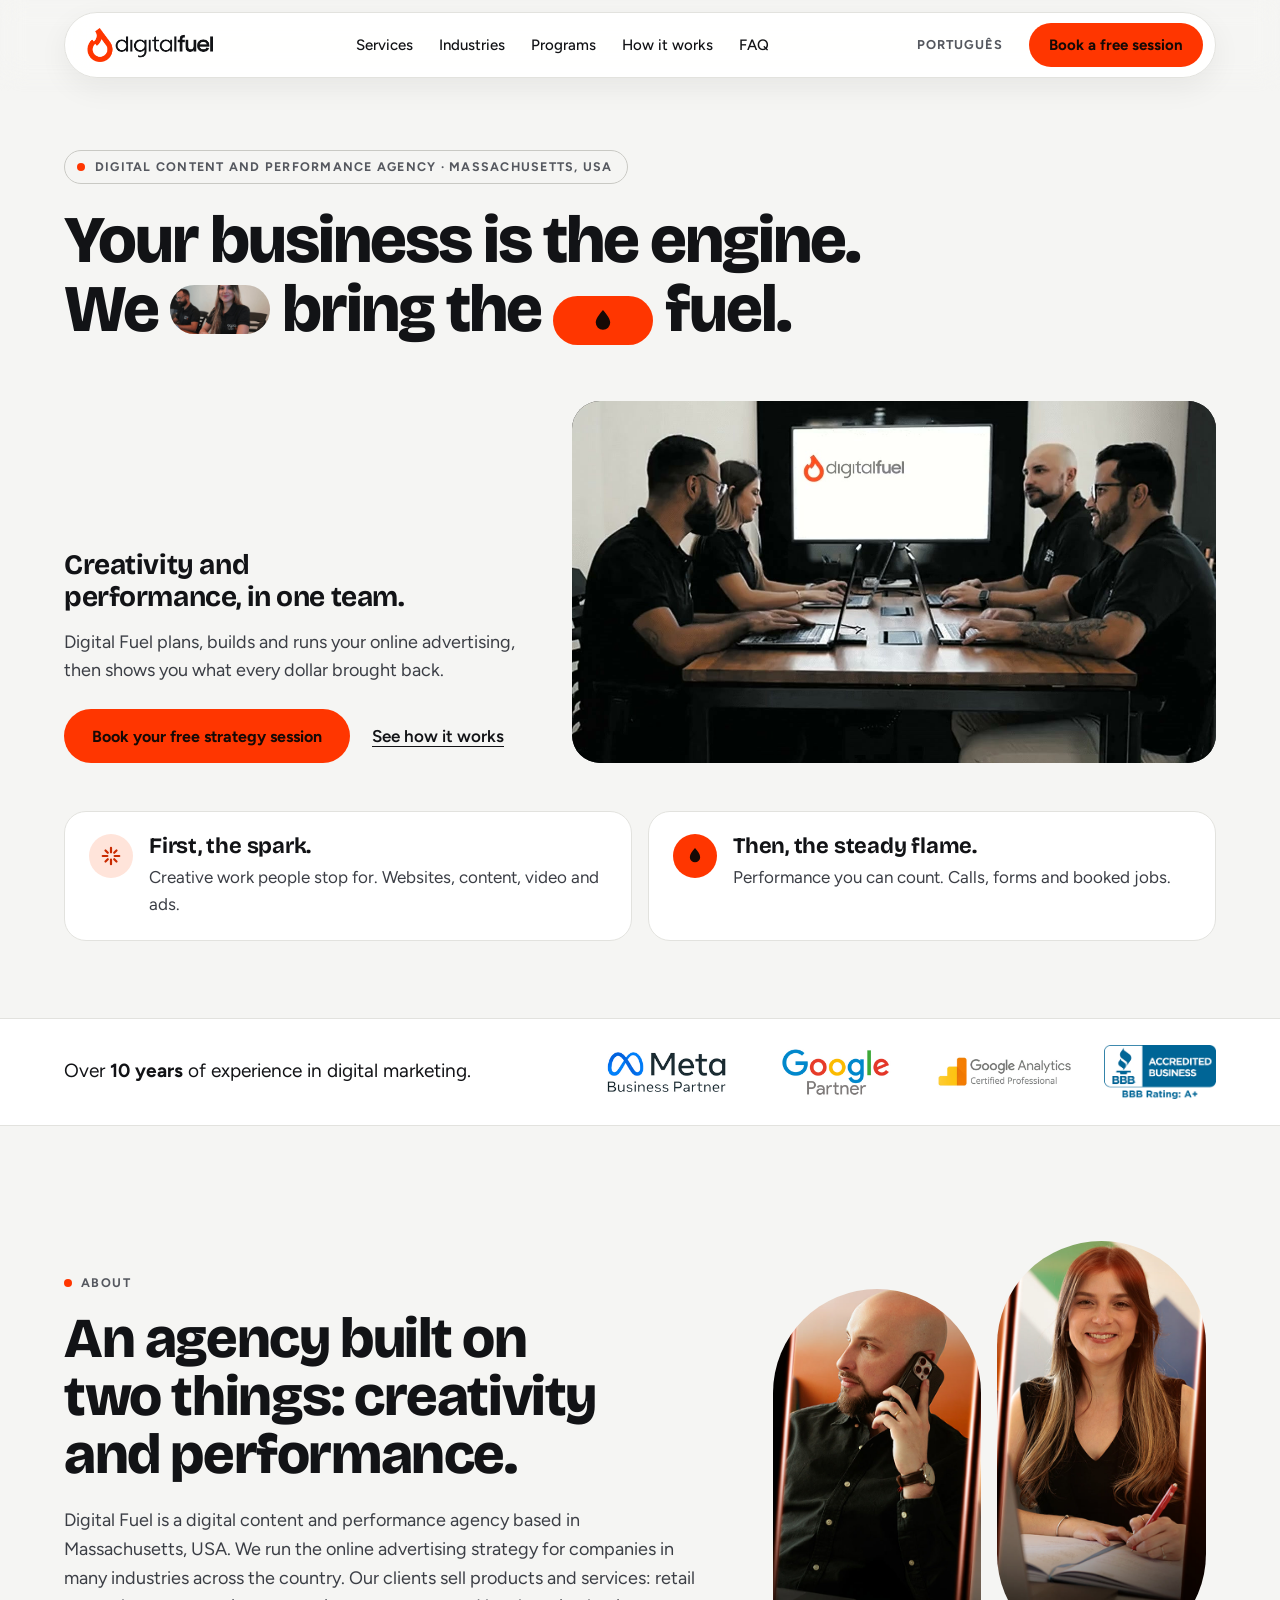
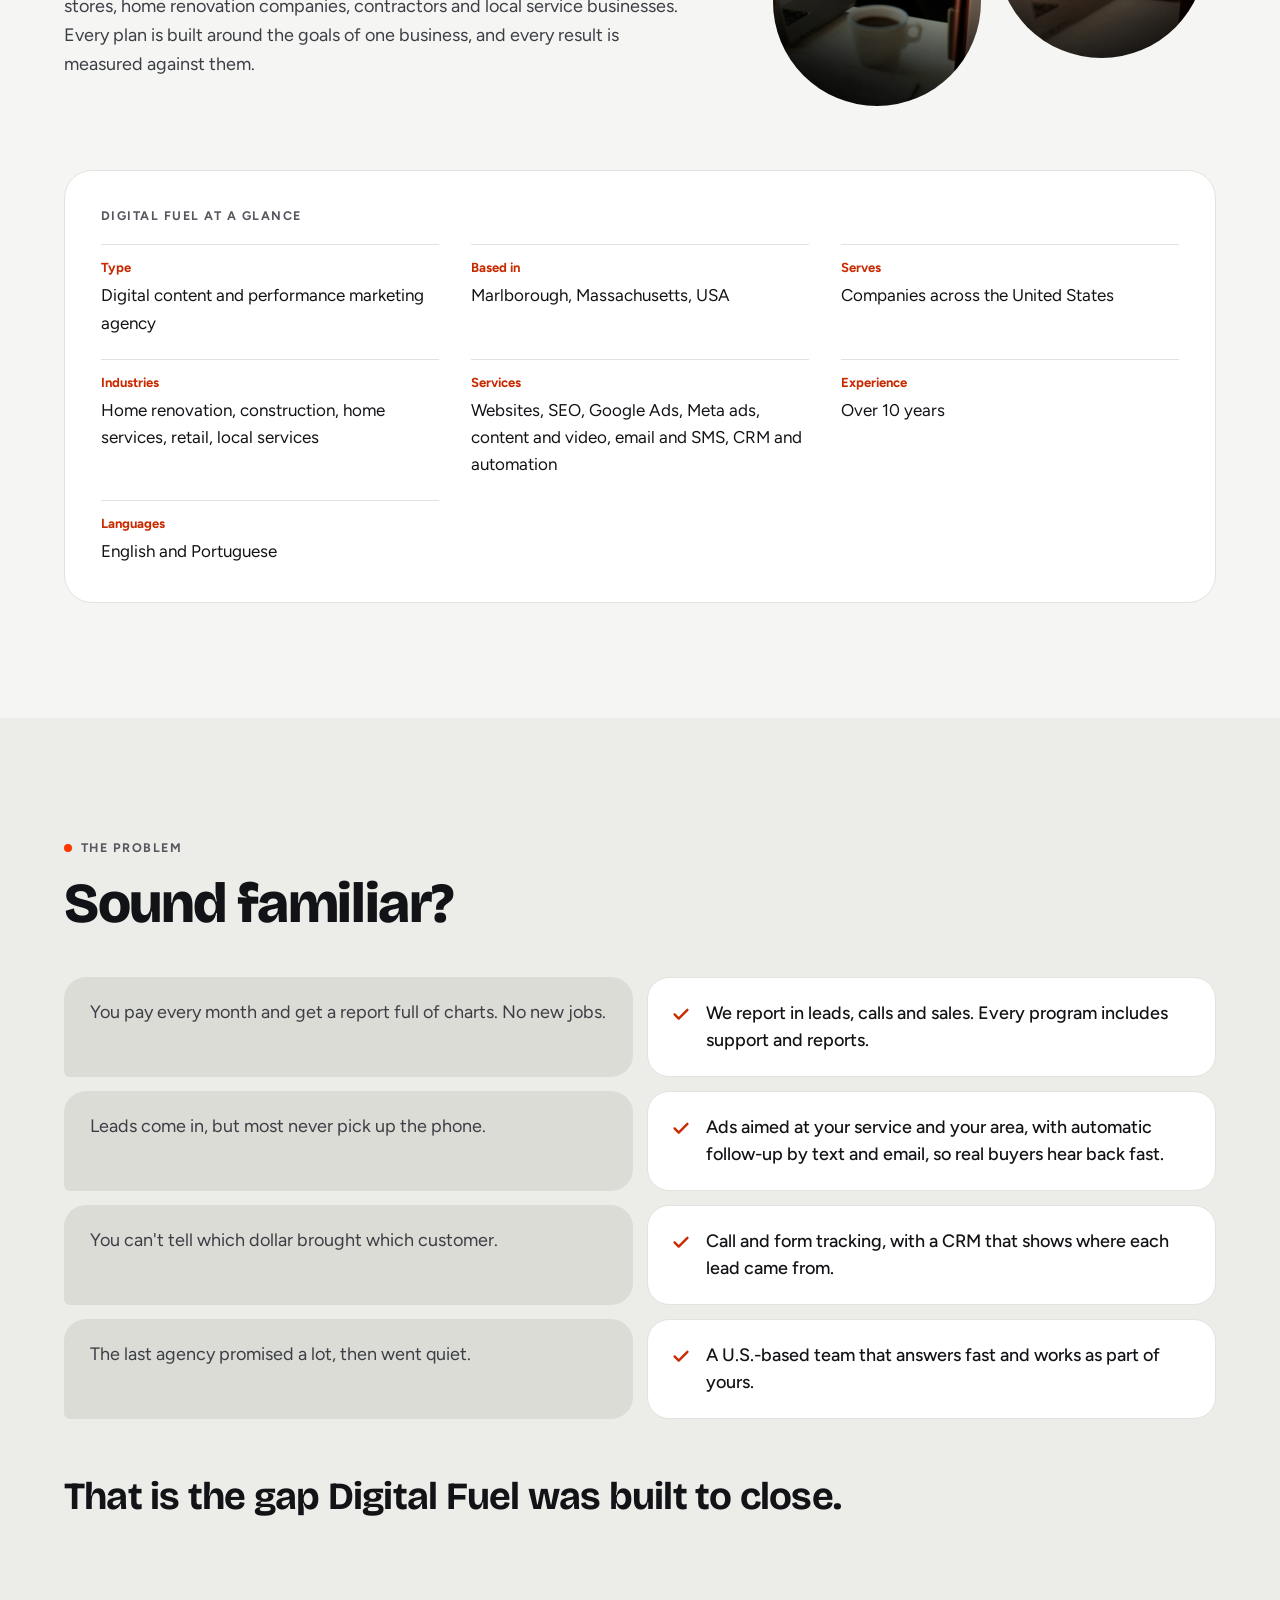
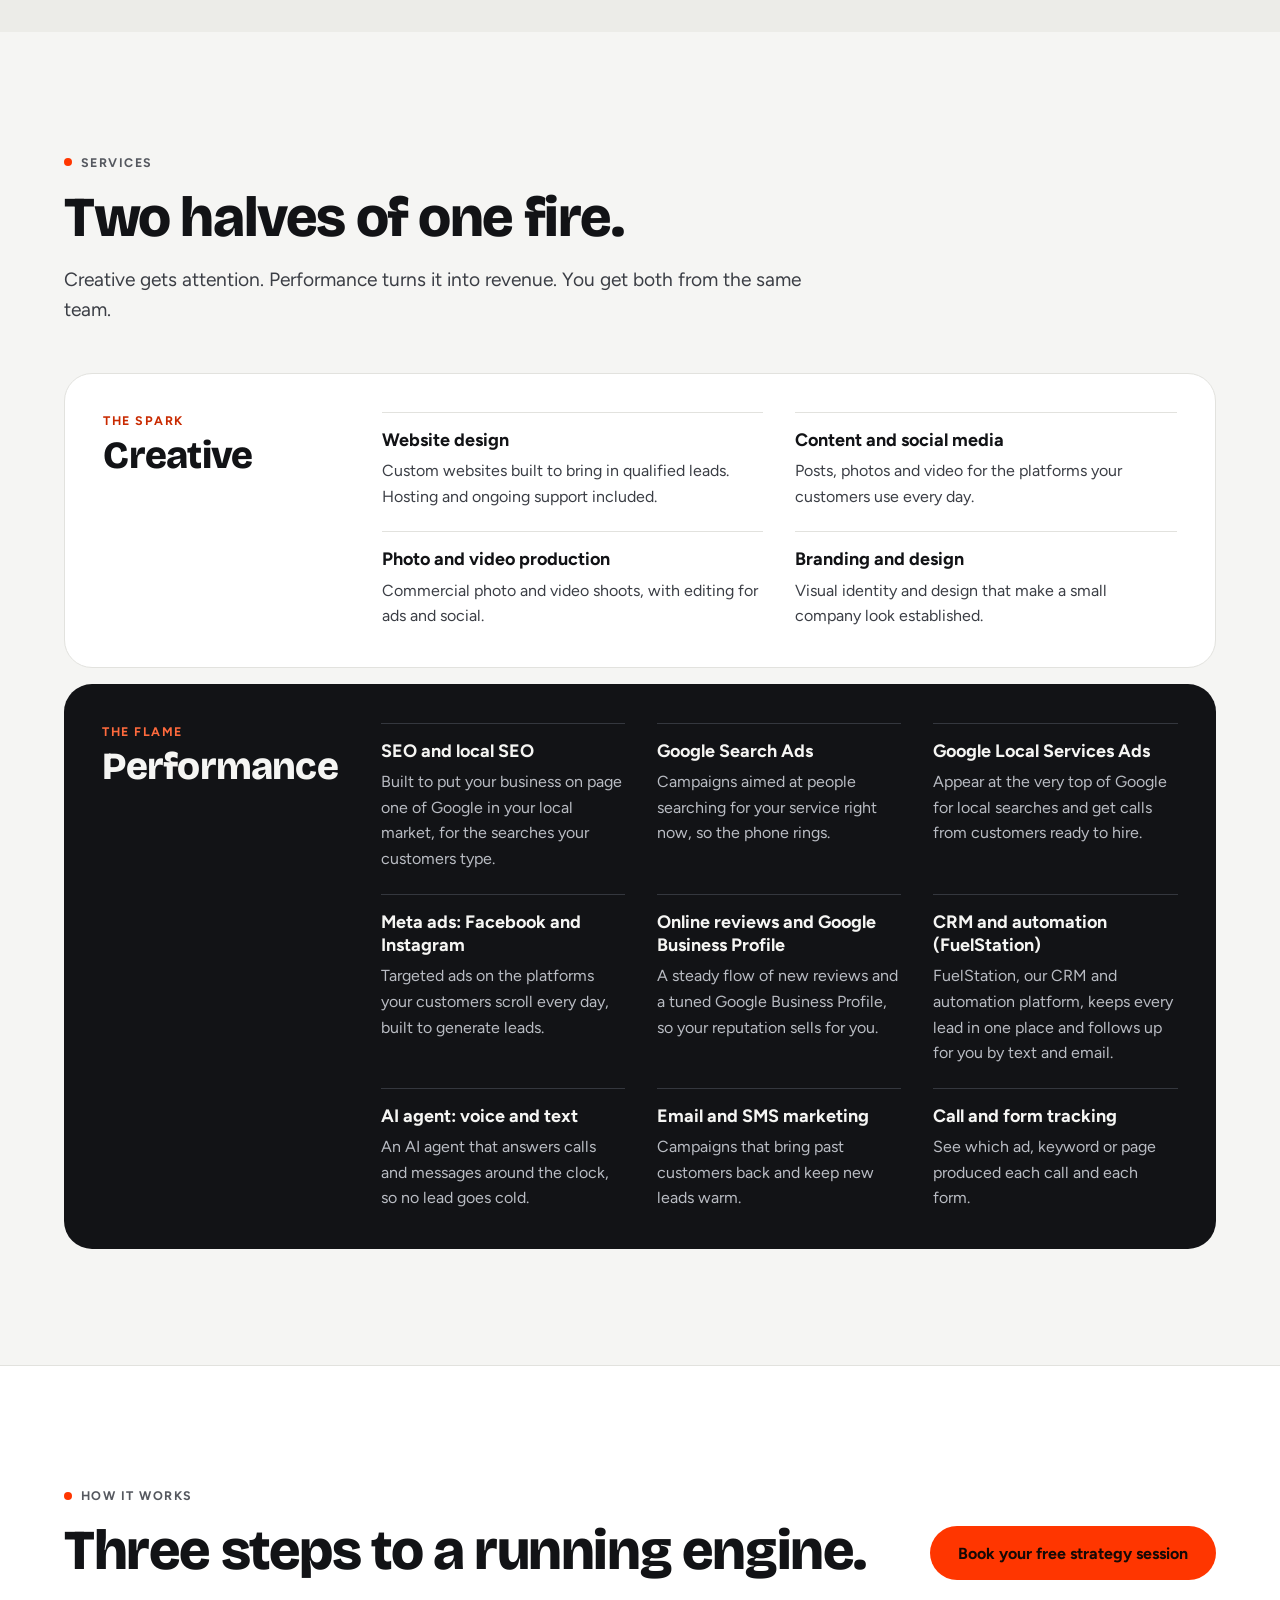
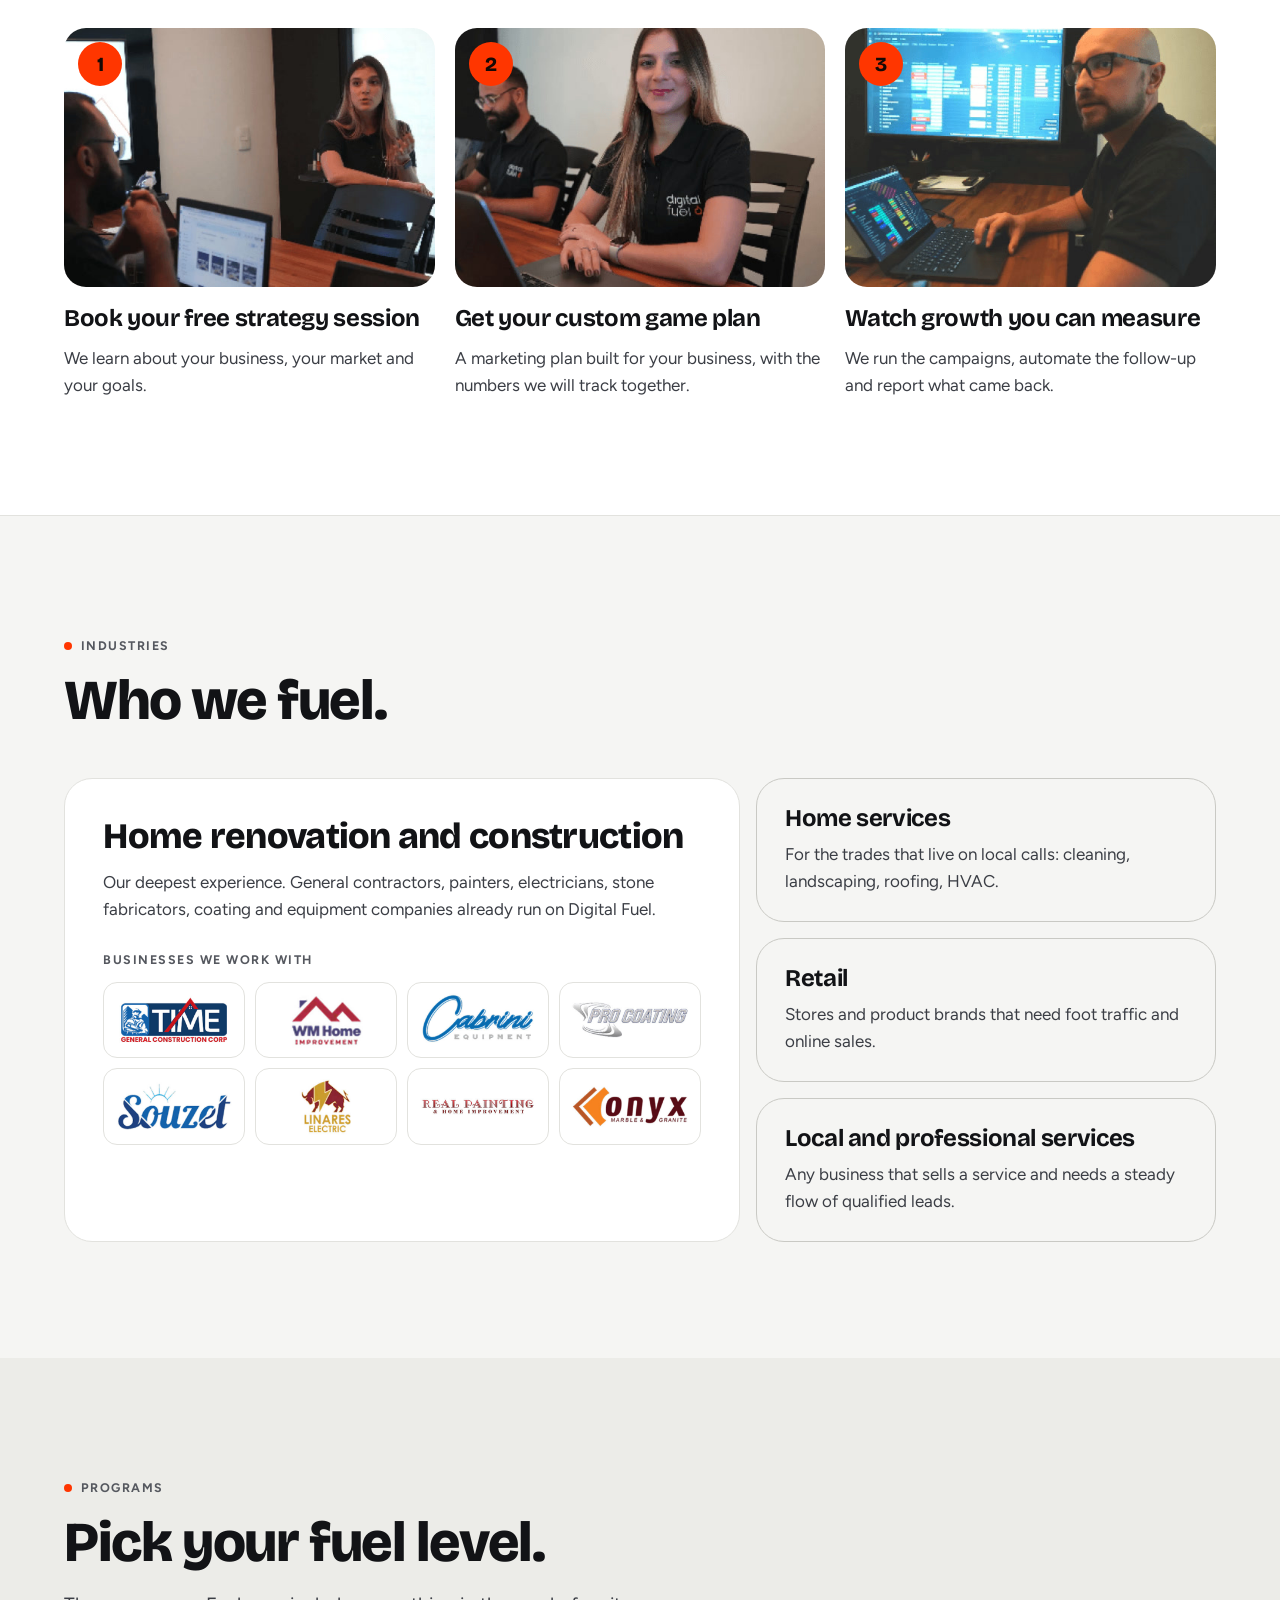
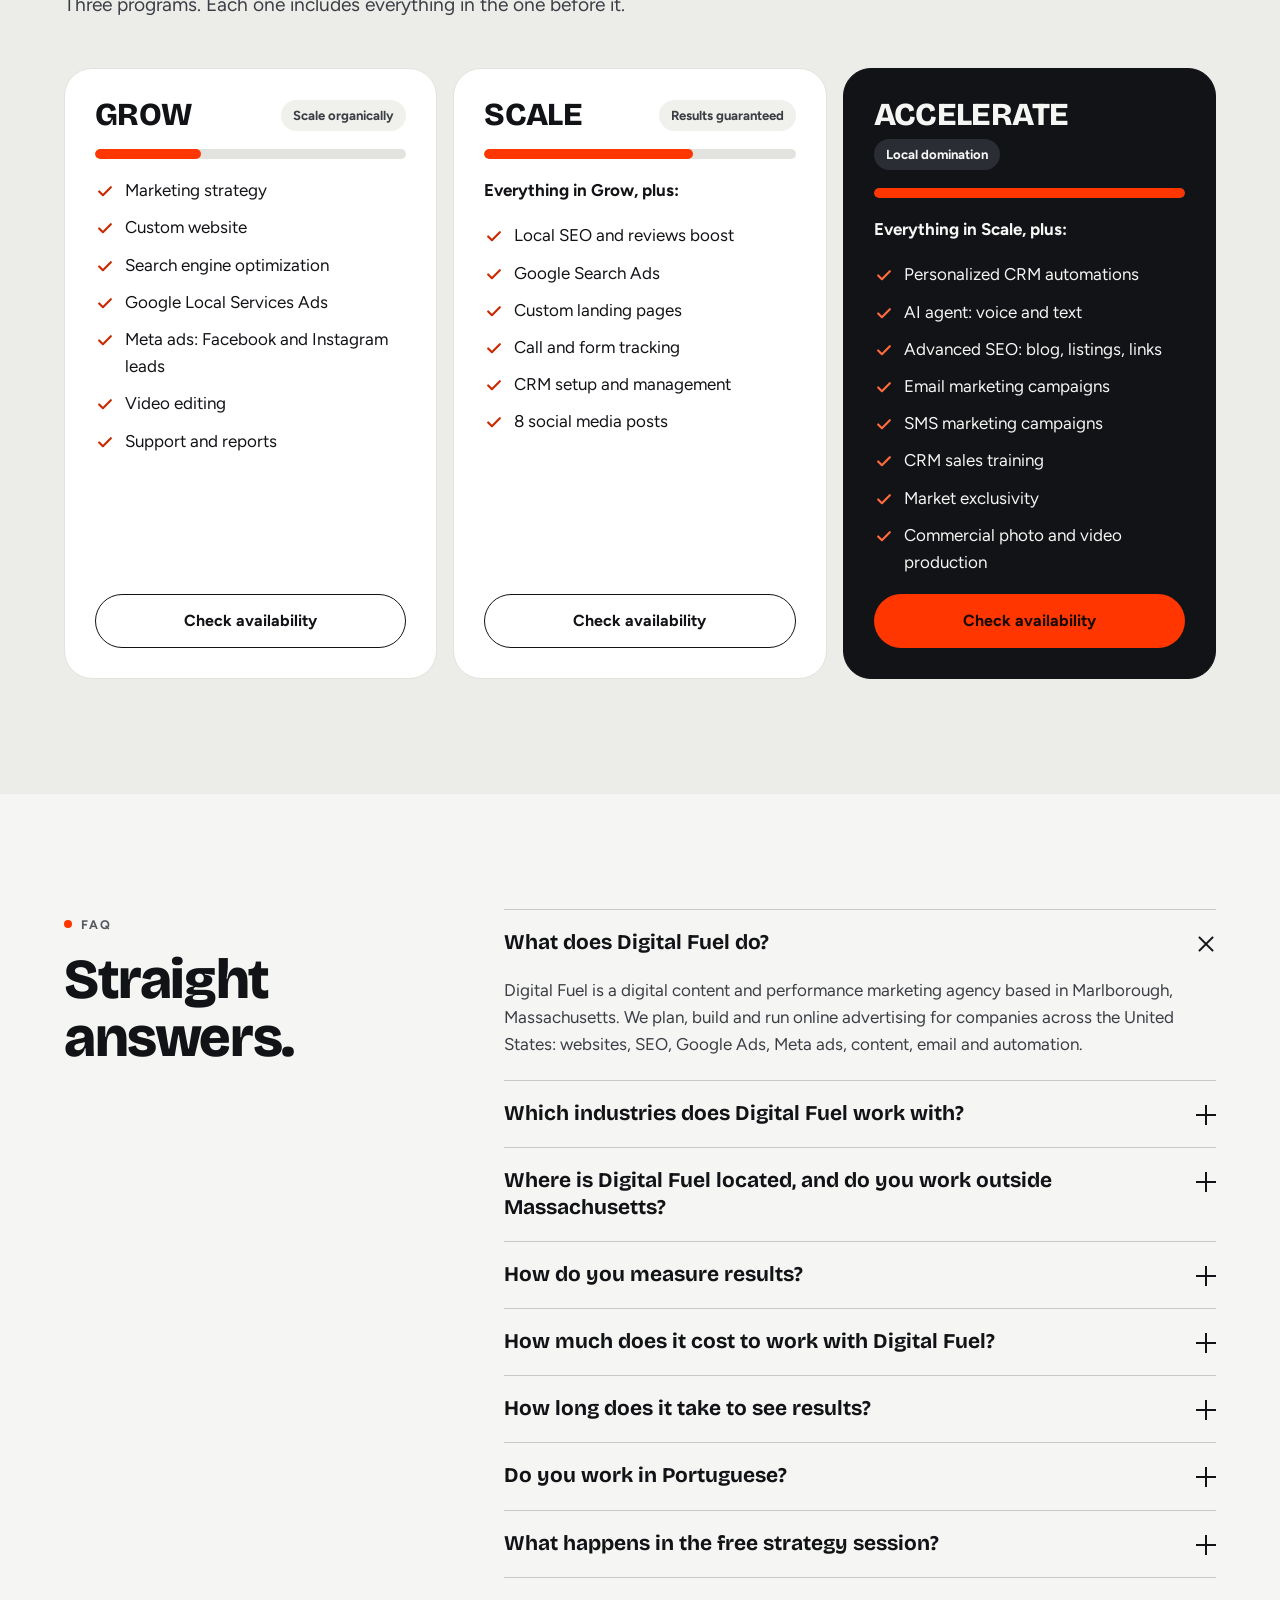
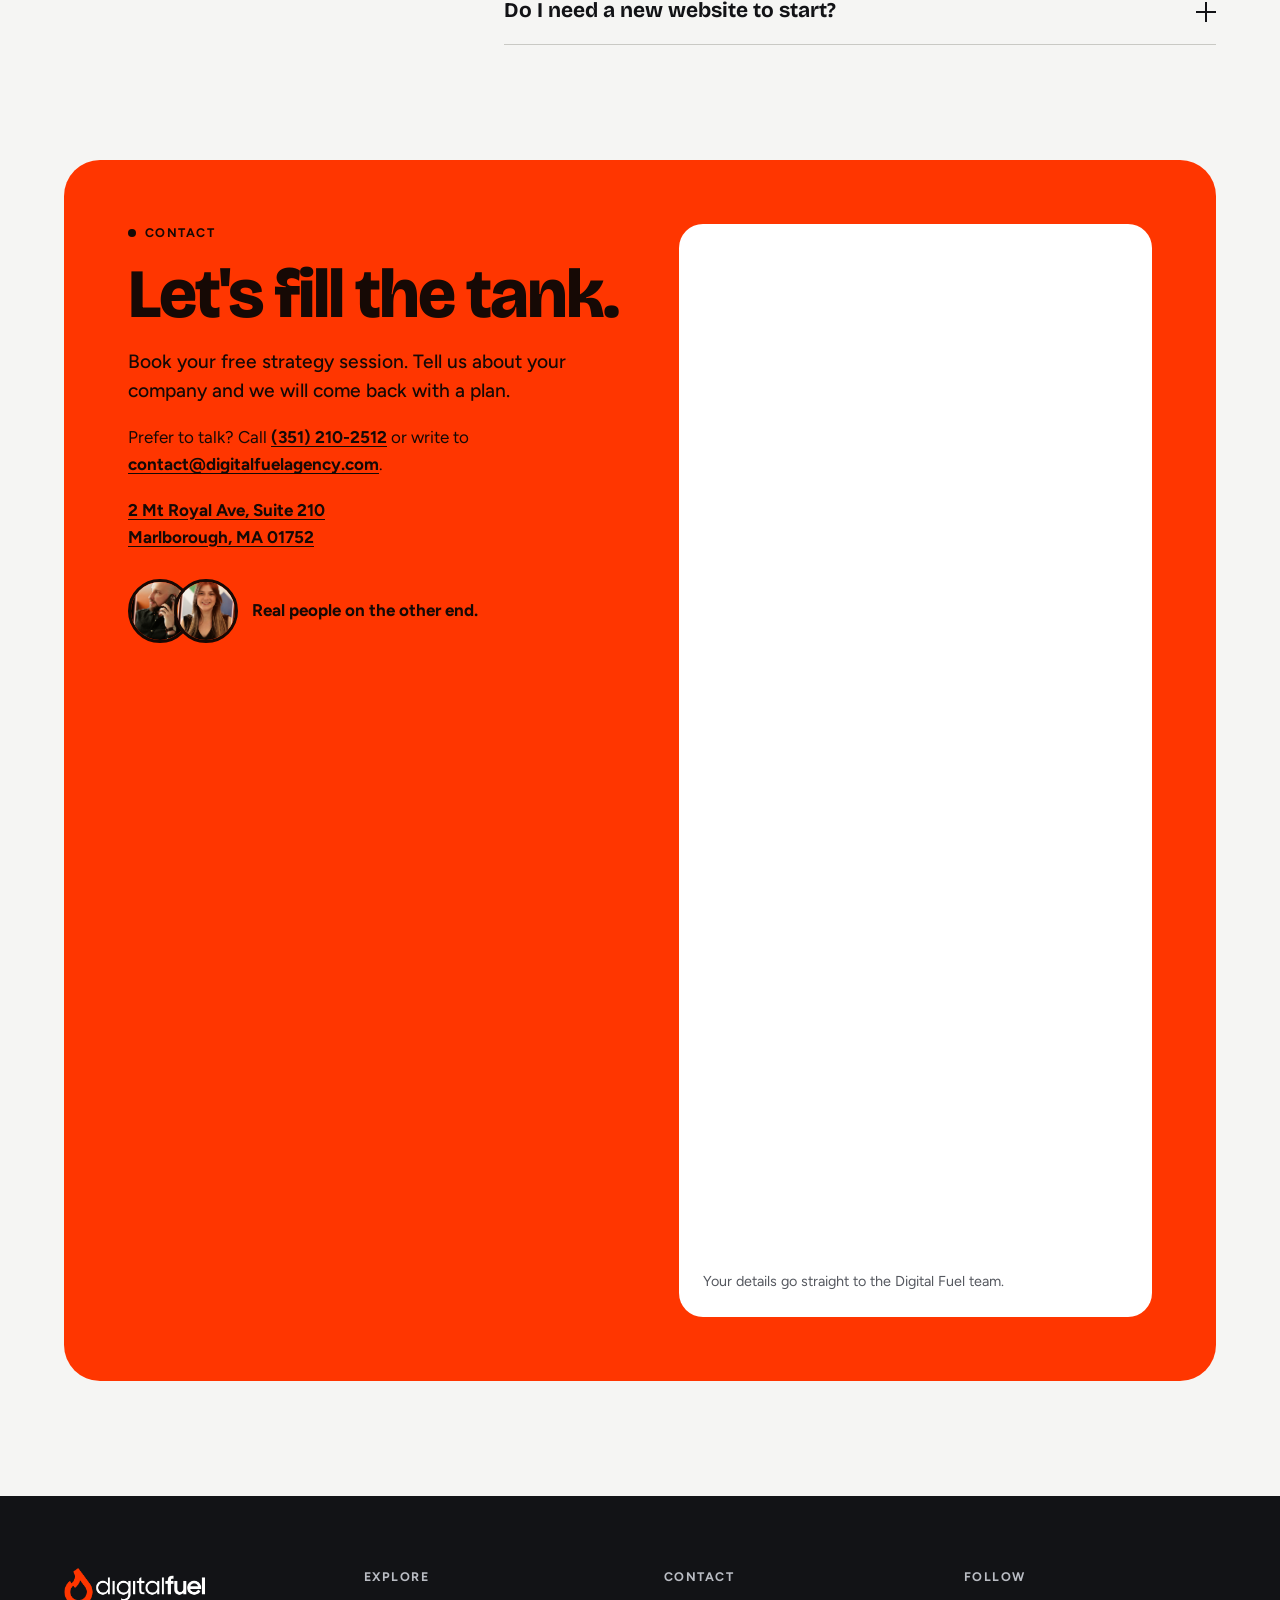
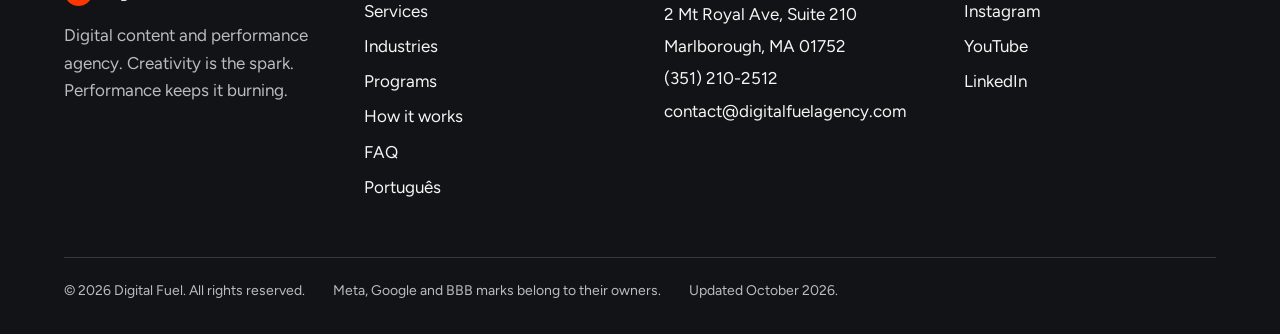
<file: site/site-4/index.html>
<!doctype html>
<html lang="en">
<head>
<meta charset="utf-8">
<meta name="viewport" content="width=device-width, initial-scale=1">
<title>Digital Fuel | Digital Marketing Agency in Massachusetts</title>
<meta name="description" content="Digital content and performance agency in Marlborough, MA. Websites, SEO, Google and Meta ads, automation. Book a free strategy session.">
<meta name="robots" content="noindex, follow">
<meta name="theme-color" content="#f5f5f3">
<meta name="color-scheme" content="light">
<meta name="geo.region" content="US-MA">
<meta name="geo.placename" content="Marlborough">
<!-- DEPLOY STEP: confirme o domínio do ar. canonical, hreflang, og:url, og:image, sitemap.xml, robots.txt e llms.txt usam https://digitalfuelagency.com -->
<link rel="canonical" href="https://digitalfuelagency.com/site-4/">
<link rel="alternate" hreflang="en" href="https://digitalfuelagency.com/site-4/">
<link rel="alternate" hreflang="pt-BR" href="https://digitalfuelagency.com/site-4/pt-br/">
<link rel="alternate" hreflang="x-default" href="https://digitalfuelagency.com/site-4/">
<meta property="og:type" content="website">
<meta property="og:site_name" content="Digital Fuel">
<meta property="og:title" content="Digital Fuel | Digital Marketing Agency in Massachusetts">
<meta property="og:description" content="Digital content and performance agency in Marlborough, MA. Websites, SEO, Google and Meta ads, automation. Book a free strategy session.">
<meta property="og:url" content="https://digitalfuelagency.com/site-4/">
<meta property="og:image" content="https://digitalfuelagency.com/assets/og-digital-fuel.jpg">
<meta property="og:image:width" content="1200">
<meta property="og:image:height" content="630">
<meta property="og:image:alt" content="A glowing drop of fuel in dark smoke, with the Digital Fuel logo">
<meta property="og:locale" content="en_US">
<meta property="og:locale:alternate" content="pt_BR">
<meta name="twitter:card" content="summary_large_image">
<meta name="twitter:title" content="Digital Fuel | Digital Marketing Agency in Massachusetts">
<meta name="twitter:description" content="Digital content and performance agency in Marlborough, MA. Websites, SEO, Google and Meta ads, automation. Book a free strategy session.">
<meta name="twitter:image" content="https://digitalfuelagency.com/assets/og-digital-fuel.jpg">
<link rel="icon" type="image/png" href="../assets/favicon.png">
<link rel="apple-touch-icon" href="../assets/apple-touch-icon.png">
<script>(function(){var d=document.documentElement;d.className+=" js"+(window.matchMedia("(min-width: 900px) and (hover: hover) and (prefers-reduced-motion: no-preference)").matches?" can-film":"");setTimeout(function(){if(!window.__df4)d.className+=" no-reveal"},4000)})()</script>
<link rel="preconnect" href="https://fonts.googleapis.com">
<link rel="preconnect" href="https://fonts.gstatic.com" crossorigin>
<link rel="stylesheet" href="https://fonts.googleapis.com/css2?family=Bricolage+Grotesque:opsz,wght@12..96,500..800&amp;family=Figtree:wght@400..700&amp;display=swap">
<link rel="stylesheet" href="../assets/site4.css">
<script type="application/ld+json">{"@context":"https://schema.org","@graph":[{"@type":["ProfessionalService","LocalBusiness"],"@id":"https://digitalfuelagency.com/#organization","name":"Digital Fuel","alternateName":"Digital Fuel Agency","url":"https://digitalfuelagency.com/","logo":"https://digitalfuelagency.com/assets/logo-digital-fuel.png","image":"https://digitalfuelagency.com/assets/og-digital-fuel.jpg","description":"Digital Fuel is a digital content and performance marketing agency based in Marlborough, Massachusetts. It plans, builds and runs online advertising for companies across the United States, with its deepest experience in home renovation and construction.","slogan":"Creativity is the spark. Performance keeps it burning.","telephone":"+1-351-210-2512","email":"contact@digitalfuelagency.com","address":{"@type":"PostalAddress","streetAddress":"2 Mt Royal Ave, Suite 210","addressLocality":"Marlborough","addressRegion":"MA","postalCode":"01752","addressCountry":"US"},"hasMap":"https://maps.app.goo.gl/HQXtMH3MMT9xS4z59","areaServed":{"@type":"Country","name":"United States"},"knowsLanguage":["en","pt-BR"],"knowsAbout":["Digital marketing","Performance marketing","Lead generation","Search engine optimization","Local SEO","Google Ads","Google Local Services Ads","Meta ads","Web design","Content marketing","Marketing automation","CRM","Home renovation marketing","Construction marketing"],"sameAs":["https://www.instagram.com/digitalfuelagency/","https://www.youtube.com/@digitalfuelagency","https://www.linkedin.com/company/digital-fuel-agency"],"hasOfferCatalog":{"@type":"OfferCatalog","name":"Digital marketing services","itemListElement":[{"@type":"Offer","itemOffered":{"@type":"Service","name":"Website design","description":"Custom websites built to bring in qualified leads. Hosting and ongoing support included.","provider":{"@id":"https://digitalfuelagency.com/#organization"},"areaServed":{"@type":"Country","name":"United States"}}},{"@type":"Offer","itemOffered":{"@type":"Service","name":"Content and social media","description":"Posts, photos and video for the platforms your customers use every day.","provider":{"@id":"https://digitalfuelagency.com/#organization"},"areaServed":{"@type":"Country","name":"United States"}}},{"@type":"Offer","itemOffered":{"@type":"Service","name":"Photo and video production","description":"Commercial photo and video shoots, with editing for ads and social.","provider":{"@id":"https://digitalfuelagency.com/#organization"},"areaServed":{"@type":"Country","name":"United States"}}},{"@type":"Offer","itemOffered":{"@type":"Service","name":"Branding and design","description":"Visual identity and design that make a small company look established.","provider":{"@id":"https://digitalfuelagency.com/#organization"},"areaServed":{"@type":"Country","name":"United States"}}},{"@type":"Offer","itemOffered":{"@type":"Service","name":"SEO and local SEO","description":"Built to put your business on page one of Google in your local market, for the searches your customers type.","provider":{"@id":"https://digitalfuelagency.com/#organization"},"areaServed":{"@type":"Country","name":"United States"}}},{"@type":"Offer","itemOffered":{"@type":"Service","name":"Google Search Ads","description":"Campaigns aimed at people searching for your service right now, so the phone rings.","provider":{"@id":"https://digitalfuelagency.com/#organization"},"areaServed":{"@type":"Country","name":"United States"}}},{"@type":"Offer","itemOffered":{"@type":"Service","name":"Google Local Services Ads","description":"Appear at the very top of Google for local searches and get calls from customers ready to hire.","provider":{"@id":"https://digitalfuelagency.com/#organization"},"areaServed":{"@type":"Country","name":"United States"}}},{"@type":"Offer","itemOffered":{"@type":"Service","name":"Meta ads: Facebook and Instagram","description":"Targeted ads on the platforms your customers scroll every day, built to generate leads.","provider":{"@id":"https://digitalfuelagency.com/#organization"},"areaServed":{"@type":"Country","name":"United States"}}},{"@type":"Offer","itemOffered":{"@type":"Service","name":"Online reviews and Google Business Profile","description":"A steady flow of new reviews and a tuned Google Business Profile, so your reputation sells for you.","provider":{"@id":"https://digitalfuelagency.com/#organization"},"areaServed":{"@type":"Country","name":"United States"}}},{"@type":"Offer","itemOffered":{"@type":"Service","name":"CRM and automation (FuelStation)","description":"FuelStation, our CRM and automation platform, keeps every lead in one place and follows up for you by text and email.","provider":{"@id":"https://digitalfuelagency.com/#organization"},"areaServed":{"@type":"Country","name":"United States"}}},{"@type":"Offer","itemOffered":{"@type":"Service","name":"AI agent: voice and text","description":"An AI agent that answers calls and messages around the clock, so no lead goes cold.","provider":{"@id":"https://digitalfuelagency.com/#organization"},"areaServed":{"@type":"Country","name":"United States"}}},{"@type":"Offer","itemOffered":{"@type":"Service","name":"Email and SMS marketing","description":"Campaigns that bring past customers back and keep new leads warm.","provider":{"@id":"https://digitalfuelagency.com/#organization"},"areaServed":{"@type":"Country","name":"United States"}}},{"@type":"Offer","itemOffered":{"@type":"Service","name":"Call and form tracking","description":"See which ad, keyword or page produced each call and each form.","provider":{"@id":"https://digitalfuelagency.com/#organization"},"areaServed":{"@type":"Country","name":"United States"}}}]}},{"@type":"WebSite","@id":"https://digitalfuelagency.com/#website","url":"https://digitalfuelagency.com/","name":"Digital Fuel","inLanguage":["en","pt-BR"],"publisher":{"@id":"https://digitalfuelagency.com/#organization"}},{"@type":"WebPage","@id":"https://digitalfuelagency.com/site-4/#webpage","url":"https://digitalfuelagency.com/site-4/","name":"Digital Fuel | Digital Marketing Agency in Massachusetts","description":"Digital content and performance agency in Marlborough, MA. Websites, SEO, Google and Meta ads, automation. Book a free strategy session.","inLanguage":"en","isPartOf":{"@id":"https://digitalfuelagency.com/#website"},"about":{"@id":"https://digitalfuelagency.com/#organization"},"dateModified":"2026-10-12","primaryImageOfPage":{"@type":"ImageObject","url":"https://digitalfuelagency.com/assets/og-digital-fuel.jpg","width":1200,"height":630}},{"@type":"FAQPage","@id":"https://digitalfuelagency.com/site-4/#faq","inLanguage":"en","isPartOf":{"@id":"https://digitalfuelagency.com/site-4/#webpage"},"mainEntity":[{"@type":"Question","name":"What does Digital Fuel do?","acceptedAnswer":{"@type":"Answer","text":"Digital Fuel is a digital content and performance marketing agency based in Marlborough, Massachusetts. We plan, build and run online advertising for companies across the United States: websites, SEO, Google Ads, Meta ads, content, email and automation."}},{"@type":"Question","name":"Which industries does Digital Fuel work with?","acceptedAnswer":{"@type":"Answer","text":"We work with companies that sell products and services, and our deepest experience is in home renovation and construction. Our clients include general contractors, painters, electricians, stone fabricators and retailers."}},{"@type":"Question","name":"Where is Digital Fuel located, and do you work outside Massachusetts?","acceptedAnswer":{"@type":"Answer","text":"Our office is at 2 Mt Royal Ave, Suite 210, Marlborough, MA 01752. We work with clients in every part of the United States."}},{"@type":"Question","name":"How do you measure results?","acceptedAnswer":{"@type":"Answer","text":"We measure results in leads, calls and sales. Every program includes support and reports, and the Scale and Accelerate programs add call and form tracking with a CRM, so you can see where each lead came from."}},{"@type":"Question","name":"How much does it cost to work with Digital Fuel?","acceptedAnswer":{"@type":"Answer","text":"The price depends on the program you choose (Grow, Scale or Accelerate) and on your market. You get the exact number in your free strategy session, before you commit to anything."}},{"@type":"Question","name":"How long does it take to see results?","acceptedAnswer":{"@type":"Answer","text":"Google Ads and Local Services Ads can start bringing calls within days of launch. SEO takes longer, usually a few months, and keeps working after that."}},{"@type":"Question","name":"Do you work in Portuguese?","acceptedAnswer":{"@type":"Answer","text":"Yes. Our team works in English and Portuguese, and this site is available in both languages."}},{"@type":"Question","name":"What happens in the free strategy session?","acceptedAnswer":{"@type":"Answer","text":"We learn about your business, your market and your goals, then show you a plan built for your company. The session is free and you decide what happens next."}},{"@type":"Question","name":"Do I need a new website to start?","acceptedAnswer":{"@type":"Answer","text":"Every program includes a custom website built to generate leads, with hosting and ongoing support."}}]}]}</script>
</head>
<body>
<a class="skip" href="#main">Skip to content</a>

<div class="navwrap">
<header class="nav">
  <a class="nav__brand" href="./" aria-label="Digital Fuel, home"><img src="../assets/logo-digital-fuel-dark.png" alt="Digital Fuel" width="470" height="127"></a>
  <nav class="nav__links" id="nav-links" aria-label="Primary">
    <a href="#services">Services</a>
    <a href="#industries">Industries</a>
    <a href="#programs">Programs</a>
    <a href="#how">How it works</a>
    <a href="#faq">FAQ</a>
    <a class="nav__alt" href="pt-br/" hreflang="pt-BR" lang="pt-BR">Português</a>
  </nav>
  <a class="nav__lang" href="pt-br/" hreflang="pt-BR" lang="pt-BR"><span class="long">Português</span><span class="short">PT</span></a>
  <a class="btn btn--sm" href="#contact"><span class="long">Book a free session</span><span class="short">Free session</span></a>
  <button class="nav__toggle" type="button" aria-expanded="false" aria-controls="nav-links" aria-label="Menu"><span></span><span></span></button>
</header>
</div>

<main id="main" tabindex="-1">

  <section class="hero wrap" id="top" aria-label="Introduction">
    <p class="chip">Digital content and performance agency · Massachusetts, USA</p>
    <h1><span class="l">Your business is the engine.</span> <span class="l">We <img class="pill" src="../assets/team-step-2.jpg" alt="" width="491" height="343" decoding="async"> bring the <span class="pill pill--fuel" aria-hidden="true"><svg viewBox="0 0 24 24"><path d="M12 2.5c3.6 4.3 6.2 7.5 6.2 10.9a6.2 6.2 0 0 1-12.4 0C5.8 10 8.4 6.8 12 2.5z"/></svg></span> fuel.</span></h1>
    <div class="hero__row">
      <div class="hero__copy">
        <p class="hero__lead">Creativity and performance, in one team.</p>
        <p class="hero__sub">Digital Fuel plans, builds and runs your online advertising, then shows you what every dollar brought back.</p>
        <p class="hero__cta"><a class="btn" href="#contact">Book your free strategy session</a> <a class="link" href="#how">See how it works</a></p>
      </div>
      <figure class="film">
        <picture><source media="(min-width: 900px) and (hover: hover) and (prefers-reduced-motion: no-preference)" srcset="../assets/team-film-poster.jpg"><img src="../assets/team-film-ending.jpg" alt="Four members of the Digital Fuel team working on laptops around a meeting table" width="1280" height="720" fetchpriority="high" decoding="async"></picture>
        <video data-src="../assets/team-film.mp4" muted playsinline disablepictureinpicture preload="none" aria-hidden="true" tabindex="-1"></video>
      </figure>
    </div>
    <div class="beats">
      <div class="beat"><span class="beat__ico" aria-hidden="true"><svg viewBox="0 0 24 24"><path d="M12 3v5M12 16v5M3 12h5M16 12h5M6 6l2.5 2.5M15.5 15.5L18 18M18 6l-2.5 2.5M8.5 15.5L6 18"/></svg></span><div><p class="beat__t">First, the spark.</p><p>Creative work people stop for. Websites, content, video and ads.</p></div></div>
      <div class="beat beat--flame"><span class="beat__ico" aria-hidden="true"><svg viewBox="0 0 24 24"><path d="M12 2.5c3.6 4.3 6.2 7.5 6.2 10.9a6.2 6.2 0 0 1-12.4 0C5.8 10 8.4 6.8 12 2.5z"/></svg></span><div><p class="beat__t">Then, the steady flame.</p><p>Performance you can count. Calls, forms and booked jobs.</p></div></div>
    </div>
  </section>

  <section class="trust" aria-label="Experience and certifications">
    <div class="wrap trust__row">
      <p class="trust__stat">Over <b>10 years</b> of experience in digital marketing.</p>
      <ul class="badges">
        <li><img src="../assets/badges/meta-business-partner.jpg" alt="Meta Business Partner badge" width="474" height="184" loading="lazy" decoding="async"></li>
        <li><img src="../assets/badges/google-partner.jpg" alt="Google Partner badge" width="474" height="184" loading="lazy" decoding="async"></li>
        <li><img src="../assets/badges/google-analytics-certified.jpg" alt="Google Analytics Certified Professional badge" width="474" height="184" loading="lazy" decoding="async"></li>
        <li><img src="../assets/badges/bbb-accredited-a-plus.png" alt="BBB Accredited Business, A+ rating" width="500" height="242" loading="lazy" decoding="async"></li>
      </ul>
    </div>
  </section>

  <section class="sec wrap about" id="about">
    <div class="about__row">
      <div class="about__copy" data-reveal>
        <p class="eyebrow">About</p>
        <h2>An agency built on two things: creativity and performance.</h2>
        <p class="lede">Digital Fuel is a digital content and performance agency based in Massachusetts, USA. We run the online advertising strategy for companies in many industries across the country. Our clients sell products and services: retail stores, home renovation companies, contractors and local service businesses. Every plan is built around the goals of one business, and every result is measured against them.</p>
      </div>
      <figure class="capsules" data-reveal><img src="../assets/team-call.jpg" alt="A Digital Fuel team member on a phone call" width="497" height="1024" loading="lazy" decoding="async"><img src="../assets/team-plan.jpg" alt="A Digital Fuel team member smiling and writing notes" width="497" height="1024" loading="lazy" decoding="async"></figure>
    </div>
    <aside class="spec" aria-labelledby="spec-title" data-reveal>
      <h3 class="label" id="spec-title">Digital Fuel at a glance</h3>
      <dl>
        <div><dt>Type</dt><dd>Digital content and performance marketing agency</dd></div>
        <div><dt>Based in</dt><dd>Marlborough, Massachusetts, USA</dd></div>
        <div><dt>Serves</dt><dd>Companies across the United States</dd></div>
        <div><dt>Industries</dt><dd>Home renovation, construction, home services, retail, local services</dd></div>
        <div><dt>Services</dt><dd>Websites, SEO, Google Ads, Meta ads, content and video, email and SMS, CRM and automation</dd></div>
        <div><dt>Experience</dt><dd>Over 10 years</dd></div>
        <div><dt>Languages</dt><dd>English and Portuguese</dd></div>
      </dl>
    </aside>
  </section>

  <section class="band" id="why">
    <div class="sec wrap">
      <div data-reveal>
        <p class="eyebrow">The problem</p>
        <h2>Sound familiar?</h2>
      </div>
      <ol class="pairs">
        <li class="pair" data-reveal><p class="pain">You pay every month and get a report full of charts. No new jobs.</p><p class="fix"><svg class="check" viewBox="0 0 24 24" aria-hidden="true"><path d="M5 12.5l4.5 4.5L19 7.5"/></svg><span>We report in leads, calls and sales. Every program includes support and reports.</span></p></li>
        <li class="pair" data-reveal><p class="pain">Leads come in, but most never pick up the phone.</p><p class="fix"><svg class="check" viewBox="0 0 24 24" aria-hidden="true"><path d="M5 12.5l4.5 4.5L19 7.5"/></svg><span>Ads aimed at your service and your area, with automatic follow-up by text and email, so real buyers hear back fast.</span></p></li>
        <li class="pair" data-reveal><p class="pain">You can't tell which dollar brought which customer.</p><p class="fix"><svg class="check" viewBox="0 0 24 24" aria-hidden="true"><path d="M5 12.5l4.5 4.5L19 7.5"/></svg><span>Call and form tracking, with a CRM that shows where each lead came from.</span></p></li>
        <li class="pair" data-reveal><p class="pain">The last agency promised a lot, then went quiet.</p><p class="fix"><svg class="check" viewBox="0 0 24 24" aria-hidden="true"><path d="M5 12.5l4.5 4.5L19 7.5"/></svg><span>A U.S.-based team that answers fast and works as part of yours.</span></p></li>
      </ol>
      <p class="closer" data-reveal>That is the gap Digital Fuel was built to close.</p>
    </div>
  </section>

  <section class="sec wrap services" id="services">
    <header data-reveal>
      <p class="eyebrow">Services</p>
      <h2>Two halves of one fire.</h2>
      <p class="lede">Creative gets attention. Performance turns it into revenue. You get both from the same team.</p>
    </header>
    <div class="halves">
      <div class="half half--spark" data-reveal>
        <h3 class="half__title"><span>The spark</span> Creative</h3>
        <ul class="svc">
          <li><h4>Website design</h4><p>Custom websites built to bring in qualified leads. Hosting and ongoing support included.</p></li>
          <li><h4>Content and social media</h4><p>Posts, photos and video for the platforms your customers use every day.</p></li>
          <li><h4>Photo and video production</h4><p>Commercial photo and video shoots, with editing for ads and social.</p></li>
          <li><h4>Branding and design</h4><p>Visual identity and design that make a small company look established.</p></li>
        </ul>
      </div>
      <div class="half half--flame" data-reveal>
        <h3 class="half__title"><span>The flame</span> Performance</h3>
        <ul class="svc">
          <li><h4>SEO and local SEO</h4><p>Built to put your business on page one of Google in your local market, for the searches your customers type.</p></li>
          <li><h4>Google Search Ads</h4><p>Campaigns aimed at people searching for your service right now, so the phone rings.</p></li>
          <li><h4>Google Local Services Ads</h4><p>Appear at the very top of Google for local searches and get calls from customers ready to hire.</p></li>
          <li><h4>Meta ads: Facebook and Instagram</h4><p>Targeted ads on the platforms your customers scroll every day, built to generate leads.</p></li>
          <li><h4>Online reviews and Google Business Profile</h4><p>A steady flow of new reviews and a tuned Google Business Profile, so your reputation sells for you.</p></li>
          <li><h4>CRM and automation (FuelStation)</h4><p>FuelStation, our CRM and automation platform, keeps every lead in one place and follows up for you by text and email.</p></li>
          <li><h4>AI agent: voice and text</h4><p>An AI agent that answers calls and messages around the clock, so no lead goes cold.</p></li>
          <li><h4>Email and SMS marketing</h4><p>Campaigns that bring past customers back and keep new leads warm.</p></li>
          <li><h4>Call and form tracking</h4><p>See which ad, keyword or page produced each call and each form.</p></li>
        </ul>
      </div>
    </div>
  </section>

  <section class="sheet" id="how">
    <div class="sec wrap">
      <div class="how__head" data-reveal>
        <div>
          <p class="eyebrow">How it works</p>
          <h2>Three steps to a running engine.</h2>
        </div>
        <a class="btn" href="#contact">Book your free strategy session</a>
      </div>
      <ol class="steps">
        <li class="step" data-reveal><figure class="step__ph"><img src="../assets/team-step-1.jpg" alt="Two members of the Digital Fuel team in a strategy conversation" width="491" height="343" loading="lazy" decoding="async"><span class="step__n" aria-hidden="true">1</span></figure><h3>Book your free strategy session</h3><p>We learn about your business, your market and your goals.</p></li>
        <li class="step" data-reveal><figure class="step__ph"><img src="../assets/team-step-2.jpg" alt="A Digital Fuel team member smiling at a laptop during a planning session" width="491" height="343" loading="lazy" decoding="async"><span class="step__n" aria-hidden="true">2</span></figure><h3>Get your custom game plan</h3><p>A marketing plan built for your business, with the numbers we will track together.</p></li>
        <li class="step" data-reveal><figure class="step__ph"><img src="../assets/team-step-3.jpg" alt="A Digital Fuel team member reviewing campaign dashboards on two screens" width="491" height="343" loading="lazy" decoding="async"><span class="step__n" aria-hidden="true">3</span></figure><h3>Watch growth you can measure</h3><p>We run the campaigns, automate the follow-up and report what came back.</p></li>
      </ol>
    </div>
  </section>

  <section class="sec wrap industries" id="industries">
    <div data-reveal>
      <p class="eyebrow">Industries</p>
      <h2>Who we fuel.</h2>
    </div>
    <div class="bento" data-reveal>
      <article class="tile tile--feature">
        <h3>Home renovation and construction</h3>
        <p>Our deepest experience. General contractors, painters, electricians, stone fabricators, coating and equipment companies already run on Digital Fuel.</p>
        <span class="label">Businesses we work with</span>
        <ul class="logos">
          <li><img src="../assets/clients/time-general-construction.jpg" alt="Time General Construction logo" width="422" height="198" loading="lazy" decoding="async"></li>
          <li><img src="../assets/clients/wm-home-improvement.jpg" alt="WM Home Improvement logo" width="422" height="198" loading="lazy" decoding="async"></li>
          <li><img src="../assets/clients/cabrini-equipment.jpg" alt="Cabrini Equipment logo" width="422" height="198" loading="lazy" decoding="async"></li>
          <li><img src="../assets/clients/pro-coating.jpg" alt="Pro Coating logo" width="422" height="198" loading="lazy" decoding="async"></li>
          <li><img src="../assets/clients/souzet.jpg" alt="Souzet logo" width="422" height="198" loading="lazy" decoding="async"></li>
          <li><img src="../assets/clients/linares-electric.jpg" alt="Linares Electric logo" width="422" height="198" loading="lazy" decoding="async"></li>
          <li><img src="../assets/clients/real-painting-home-improvement.jpg" alt="Real Painting &amp; Home Improvement logo" width="422" height="198" loading="lazy" decoding="async"></li>
          <li><img src="../assets/clients/onyx-marble-granite.jpg" alt="Onyx Marble &amp; Granite logo" width="422" height="198" loading="lazy" decoding="async"></li>
        </ul>
      </article>
      <div class="tiles">
        <article class="tile"><h3>Home services</h3><p>For the trades that live on local calls: cleaning, landscaping, roofing, HVAC.</p></article>
        <article class="tile"><h3>Retail</h3><p>Stores and product brands that need foot traffic and online sales.</p></article>
        <article class="tile"><h3>Local and professional services</h3><p>Any business that sells a service and needs a steady flow of qualified leads.</p></article>
      </div>
    </div>
  </section>

  <section class="band" id="programs">
    <div class="sec wrap">
      <header data-reveal>
        <p class="eyebrow">Programs</p>
        <h2>Pick your fuel level.</h2>
        <p class="lede">Three programs. Each one includes everything in the one before it.</p>
      </header>
      <div class="tiers" data-reveal>
        <article class="tier" style="--level:0.34">
          <div class="tier__head"><h3>GROW</h3><p class="tier__tag">Scale organically</p></div>
          <div class="tank" aria-hidden="true"><i></i></div>
          <ul>
            <li><svg class="check" viewBox="0 0 24 24" aria-hidden="true"><path d="M5 12.5l4.5 4.5L19 7.5"/></svg><span>Marketing strategy</span></li>
            <li><svg class="check" viewBox="0 0 24 24" aria-hidden="true"><path d="M5 12.5l4.5 4.5L19 7.5"/></svg><span>Custom website</span></li>
            <li><svg class="check" viewBox="0 0 24 24" aria-hidden="true"><path d="M5 12.5l4.5 4.5L19 7.5"/></svg><span>Search engine optimization</span></li>
            <li><svg class="check" viewBox="0 0 24 24" aria-hidden="true"><path d="M5 12.5l4.5 4.5L19 7.5"/></svg><span>Google Local Services Ads</span></li>
            <li><svg class="check" viewBox="0 0 24 24" aria-hidden="true"><path d="M5 12.5l4.5 4.5L19 7.5"/></svg><span>Meta ads: Facebook and Instagram leads</span></li>
            <li><svg class="check" viewBox="0 0 24 24" aria-hidden="true"><path d="M5 12.5l4.5 4.5L19 7.5"/></svg><span>Video editing</span></li>
            <li><svg class="check" viewBox="0 0 24 24" aria-hidden="true"><path d="M5 12.5l4.5 4.5L19 7.5"/></svg><span>Support and reports</span></li>
          </ul>
          <a class="btn btn--ghost" href="#contact">Check availability</a>
        </article>
        <article class="tier" style="--level:0.67">
          <div class="tier__head"><h3>SCALE</h3><p class="tier__tag">Results guaranteed</p></div>
          <div class="tank" aria-hidden="true"><i></i></div>
          <p class="tier__plus">Everything in Grow, plus:</p>
          <ul>
            <li><svg class="check" viewBox="0 0 24 24" aria-hidden="true"><path d="M5 12.5l4.5 4.5L19 7.5"/></svg><span>Local SEO and reviews boost</span></li>
            <li><svg class="check" viewBox="0 0 24 24" aria-hidden="true"><path d="M5 12.5l4.5 4.5L19 7.5"/></svg><span>Google Search Ads</span></li>
            <li><svg class="check" viewBox="0 0 24 24" aria-hidden="true"><path d="M5 12.5l4.5 4.5L19 7.5"/></svg><span>Custom landing pages</span></li>
            <li><svg class="check" viewBox="0 0 24 24" aria-hidden="true"><path d="M5 12.5l4.5 4.5L19 7.5"/></svg><span>Call and form tracking</span></li>
            <li><svg class="check" viewBox="0 0 24 24" aria-hidden="true"><path d="M5 12.5l4.5 4.5L19 7.5"/></svg><span>CRM setup and management</span></li>
            <li><svg class="check" viewBox="0 0 24 24" aria-hidden="true"><path d="M5 12.5l4.5 4.5L19 7.5"/></svg><span>8 social media posts</span></li>
          </ul>
          <a class="btn btn--ghost" href="#contact">Check availability</a>
        </article>
        <article class="tier tier--top" style="--level:1">
          <div class="tier__head"><h3>ACCELERATE</h3><p class="tier__tag">Local domination</p></div>
          <div class="tank" aria-hidden="true"><i></i></div>
          <p class="tier__plus">Everything in Scale, plus:</p>
          <ul>
            <li><svg class="check" viewBox="0 0 24 24" aria-hidden="true"><path d="M5 12.5l4.5 4.5L19 7.5"/></svg><span>Personalized CRM automations</span></li>
            <li><svg class="check" viewBox="0 0 24 24" aria-hidden="true"><path d="M5 12.5l4.5 4.5L19 7.5"/></svg><span>AI agent: voice and text</span></li>
            <li><svg class="check" viewBox="0 0 24 24" aria-hidden="true"><path d="M5 12.5l4.5 4.5L19 7.5"/></svg><span>Advanced SEO: blog, listings, links</span></li>
            <li><svg class="check" viewBox="0 0 24 24" aria-hidden="true"><path d="M5 12.5l4.5 4.5L19 7.5"/></svg><span>Email marketing campaigns</span></li>
            <li><svg class="check" viewBox="0 0 24 24" aria-hidden="true"><path d="M5 12.5l4.5 4.5L19 7.5"/></svg><span>SMS marketing campaigns</span></li>
            <li><svg class="check" viewBox="0 0 24 24" aria-hidden="true"><path d="M5 12.5l4.5 4.5L19 7.5"/></svg><span>CRM sales training</span></li>
            <li><svg class="check" viewBox="0 0 24 24" aria-hidden="true"><path d="M5 12.5l4.5 4.5L19 7.5"/></svg><span>Market exclusivity</span></li>
            <li><svg class="check" viewBox="0 0 24 24" aria-hidden="true"><path d="M5 12.5l4.5 4.5L19 7.5"/></svg><span>Commercial photo and video production</span></li>
          </ul>
          <a class="btn" href="#contact">Check availability</a>
        </article>
      </div>
    </div>
  </section>

  <section class="sec wrap faq" id="faq">
    <div class="faq__grid">
      <div class="faq__head" data-reveal>
        <p class="eyebrow">FAQ</p>
        <h2>Straight answers.</h2>
      </div>
      <div class="faq__list" data-reveal>
        <details open><summary><h3>What does Digital Fuel do?</h3></summary><p>Digital Fuel is a digital content and performance marketing agency based in Marlborough, Massachusetts. We plan, build and run online advertising for companies across the United States: websites, SEO, Google Ads, Meta ads, content, email and automation.</p></details>
        <details><summary><h3>Which industries does Digital Fuel work with?</h3></summary><p>We work with companies that sell products and services, and our deepest experience is in home renovation and construction. Our clients include general contractors, painters, electricians, stone fabricators and retailers.</p></details>
        <details><summary><h3>Where is Digital Fuel located, and do you work outside Massachusetts?</h3></summary><p>Our office is at 2 Mt Royal Ave, Suite 210, Marlborough, MA 01752. We work with clients in every part of the United States.</p></details>
        <details><summary><h3>How do you measure results?</h3></summary><p>We measure results in leads, calls and sales. Every program includes support and reports, and the Scale and Accelerate programs add call and form tracking with a CRM, so you can see where each lead came from.</p></details>
        <details><summary><h3>How much does it cost to work with Digital Fuel?</h3></summary><p>The price depends on the program you choose (Grow, Scale or Accelerate) and on your market. You get the exact number in your free strategy session, before you commit to anything.</p></details>
        <details><summary><h3>How long does it take to see results?</h3></summary><p>Google Ads and Local Services Ads can start bringing calls within days of launch. SEO takes longer, usually a few months, and keeps working after that.</p></details>
        <details><summary><h3>Do you work in Portuguese?</h3></summary><p>Yes. Our team works in English and Portuguese, and this site is available in both languages.</p></details>
        <details><summary><h3>What happens in the free strategy session?</h3></summary><p>We learn about your business, your market and your goals, then show you a plan built for your company. The session is free and you decide what happens next.</p></details>
        <details><summary><h3>Do I need a new website to start?</h3></summary><p>Every program includes a custom website built to generate leads, with hosting and ongoing support.</p></details>
      </div>
    </div>
  </section>

  <section class="wrap contact" id="contact">
    <div class="tankcard" data-reveal>
      <div class="tankcard__copy">
        <p class="eyebrow">Contact</p>
        <h2>Let's fill the tank.</h2>
        <p class="lede">Book your free strategy session. Tell us about your company and we will come back with a plan.</p>
        <p class="contact__alt">Prefer to talk? Call <a href="tel:+13512102512">(351) 210-2512</a> or write to <a href="mailto:contact@digitalfuelagency.com">contact@digitalfuelagency.com</a>.</p>
        <address><a href="https://maps.app.goo.gl/HQXtMH3MMT9xS4z59" rel="noopener">2 Mt Royal Ave, Suite 210<br>Marlborough, MA 01752</a></address>
        <figure class="people"><span><img src="../assets/team-call.jpg" alt="" width="497" height="1024" loading="lazy" decoding="async"><img src="../assets/team-plan.jpg" alt="" width="497" height="1024" loading="lazy" decoding="async"></span><figcaption>Real people on the other end.</figcaption></figure>
      </div>
      <div class="formcard">
        <iframe src="https://api.leadconnectorhq.com/widget/form/wYbvUMNeKti78OZ1AfbY" id="inline-wYbvUMNeKti78OZ1AfbY" title="Free strategy session form" loading="lazy" data-layout="{'id':'INLINE'}" data-trigger-type="alwaysShow" data-trigger-value="" data-activation-type="alwaysActivated" data-activation-value="" data-deactivation-type="neverDeactivate" data-deactivation-value="" data-form-name="Lead Sales - Form" data-height="1010" data-layout-iframe-id="inline-wYbvUMNeKti78OZ1AfbY" data-form-id="wYbvUMNeKti78OZ1AfbY"></iframe>
        <p class="formcard__note">Your details go straight to the Digital Fuel team.</p>
      </div>
    </div>
  </section>

</main>

<footer class="foot">
  <div class="wrap">
    <div class="foot__grid">
      <div class="foot__brand">
        <img src="../assets/logo-digital-fuel.png" alt="Digital Fuel" width="470" height="127" loading="lazy" decoding="async">
        <p>Digital content and performance agency. Creativity is the spark. Performance keeps it burning.</p>
      </div>
      <nav aria-label="Footer">
        <h2>Explore</h2>
        <ul>
          <li><a href="#services">Services</a></li>
          <li><a href="#industries">Industries</a></li>
          <li><a href="#programs">Programs</a></li>
          <li><a href="#how">How it works</a></li>
          <li><a href="#faq">FAQ</a></li>
          <li><a href="pt-br/" hreflang="pt-BR" lang="pt-BR">Português</a></li>
        </ul>
      </nav>
      <div>
        <h2>Contact</h2>
        <address>
          <a href="https://maps.app.goo.gl/HQXtMH3MMT9xS4z59" rel="noopener">2 Mt Royal Ave, Suite 210<br>Marlborough, MA 01752</a><br>
          <a href="tel:+13512102512">(351) 210-2512</a><br>
          <a href="mailto:contact@digitalfuelagency.com">contact@digitalfuelagency.com</a>
        </address>
      </div>
      <div>
        <h2>Follow</h2>
        <ul>
          <li><a href="https://www.instagram.com/digitalfuelagency/" rel="noopener me">Instagram</a></li>
          <li><a href="https://www.youtube.com/@digitalfuelagency" rel="noopener me">YouTube</a></li>
          <li><a href="https://www.linkedin.com/company/digital-fuel-agency" rel="noopener me">LinkedIn</a></li>
        </ul>
      </div>
    </div>
    <p class="foot__legal"><span>© 2026 Digital Fuel. All rights reserved.</span><span>Meta, Google and BBB marks belong to their owners.</span><time datetime="2026-10-12">Updated October 2026.</time></p>
  </div>
</footer>

<script src="../assets/site4.js" defer></script>
</body>
</html>
</file>
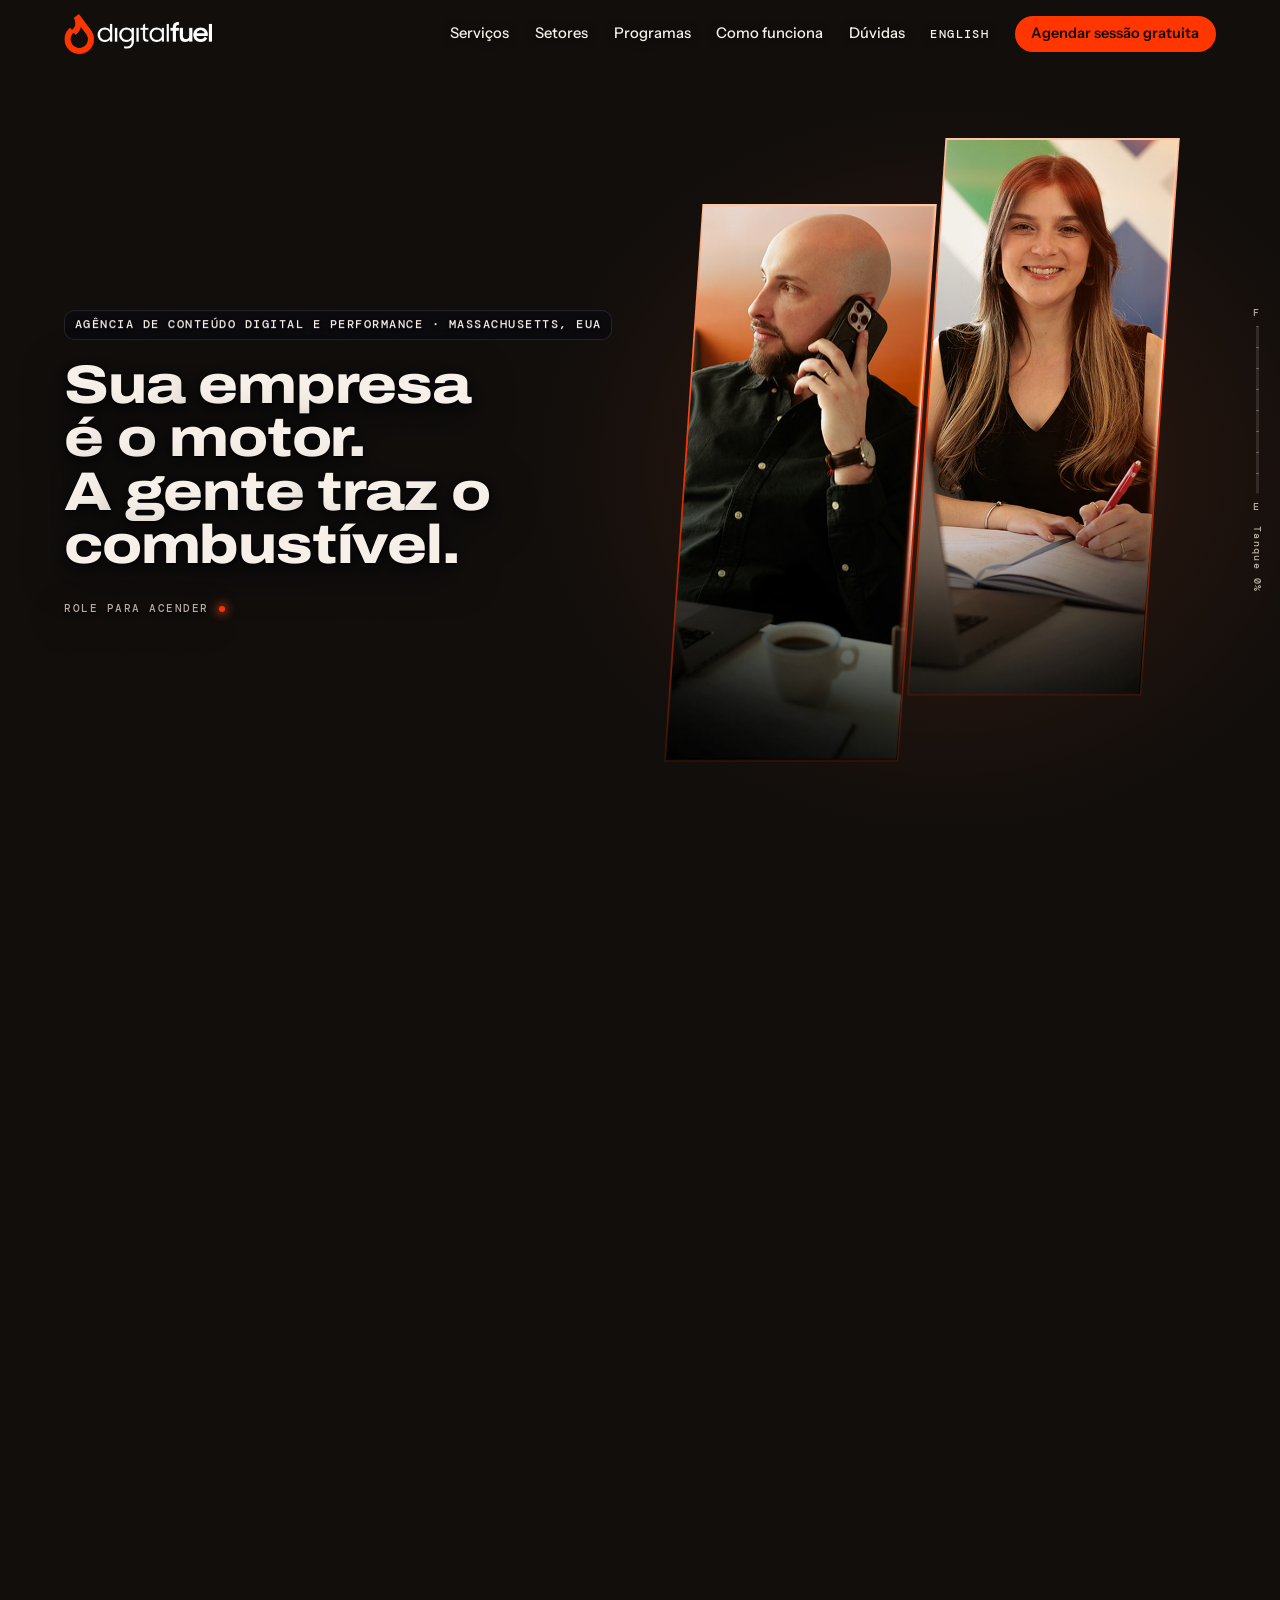
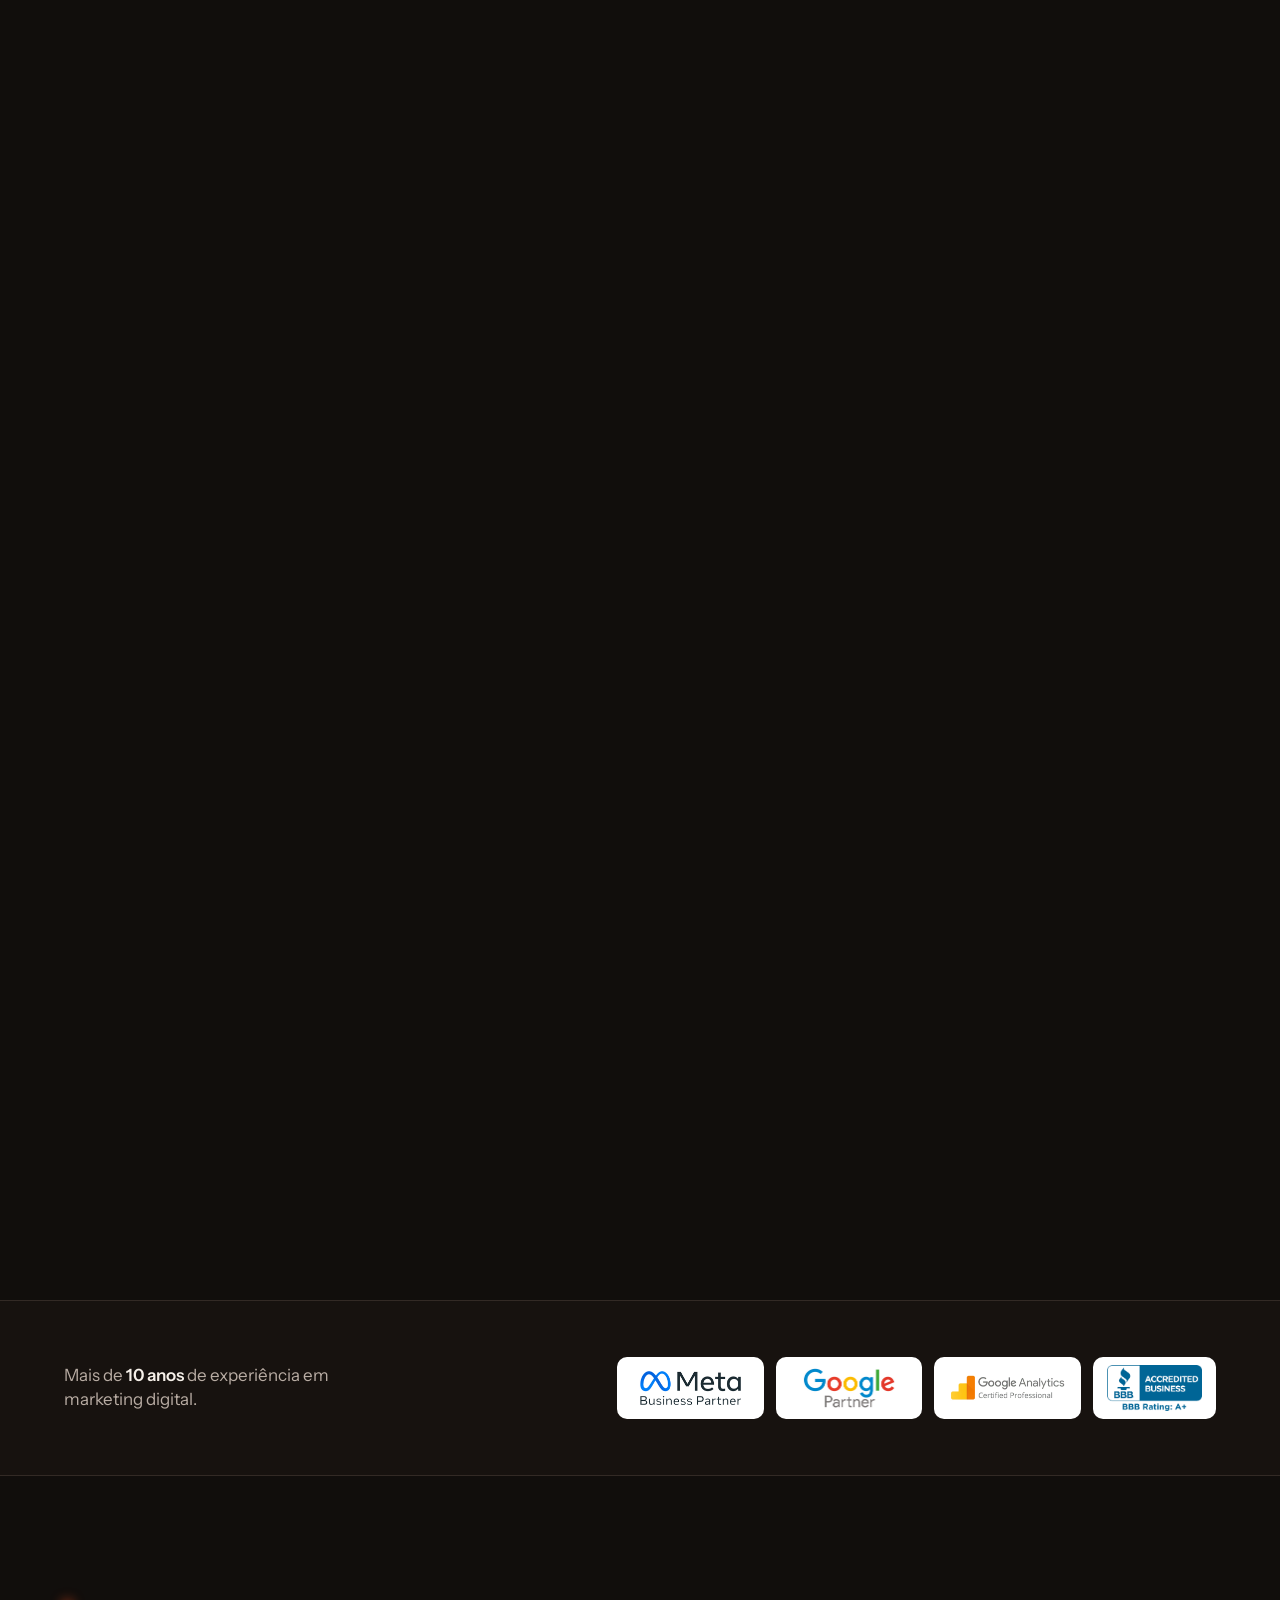
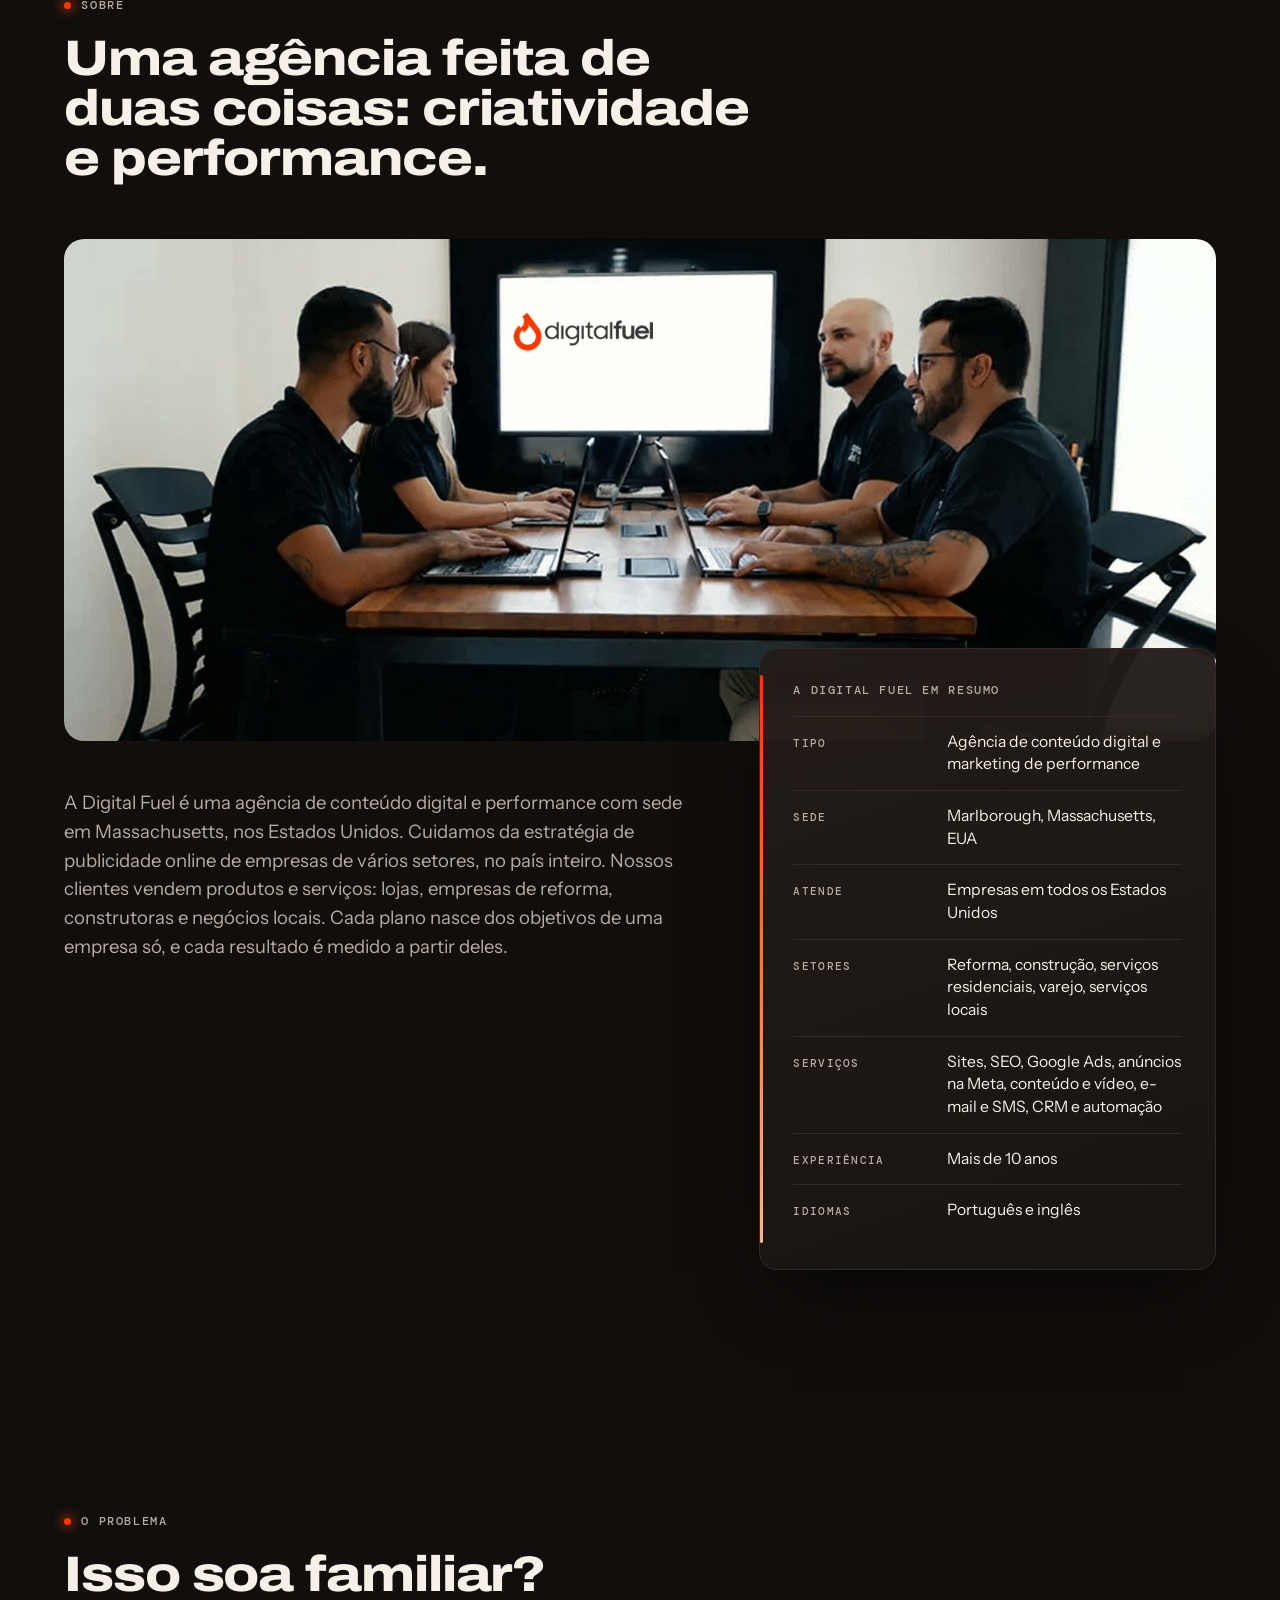
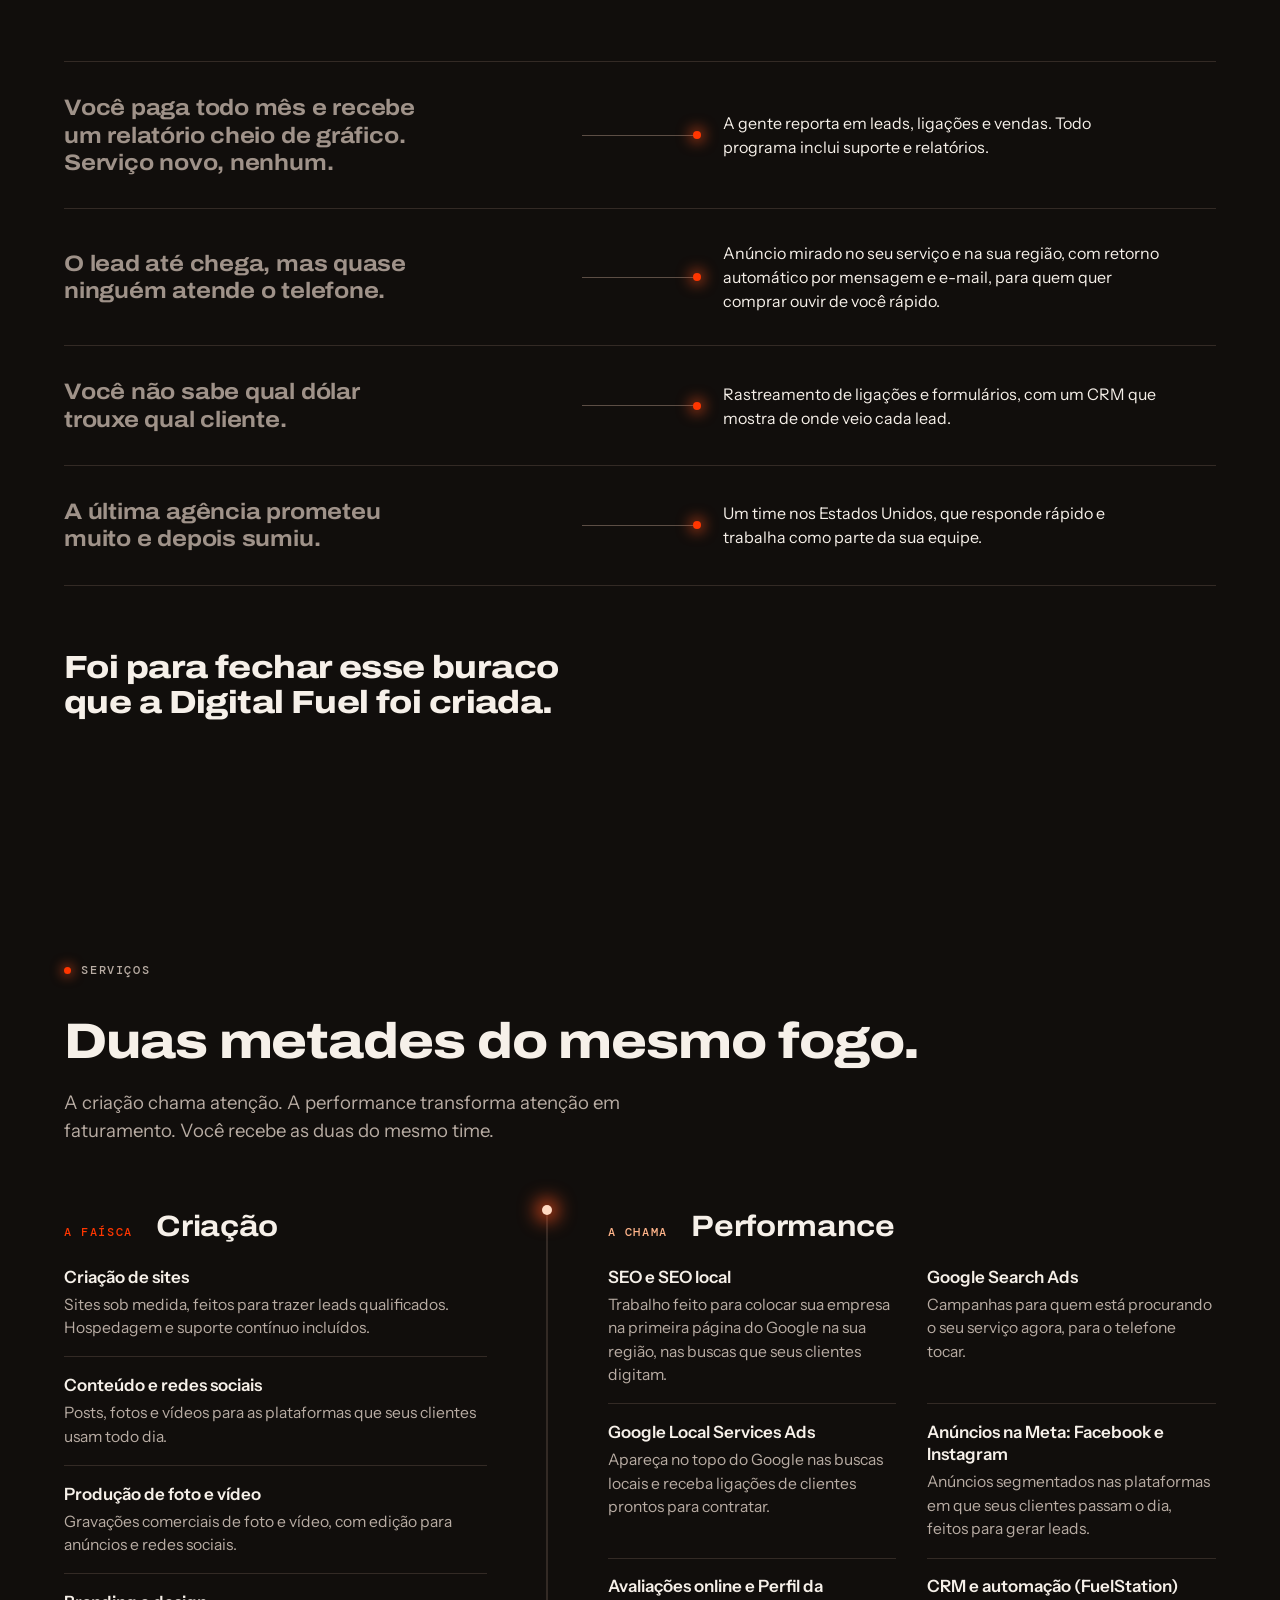
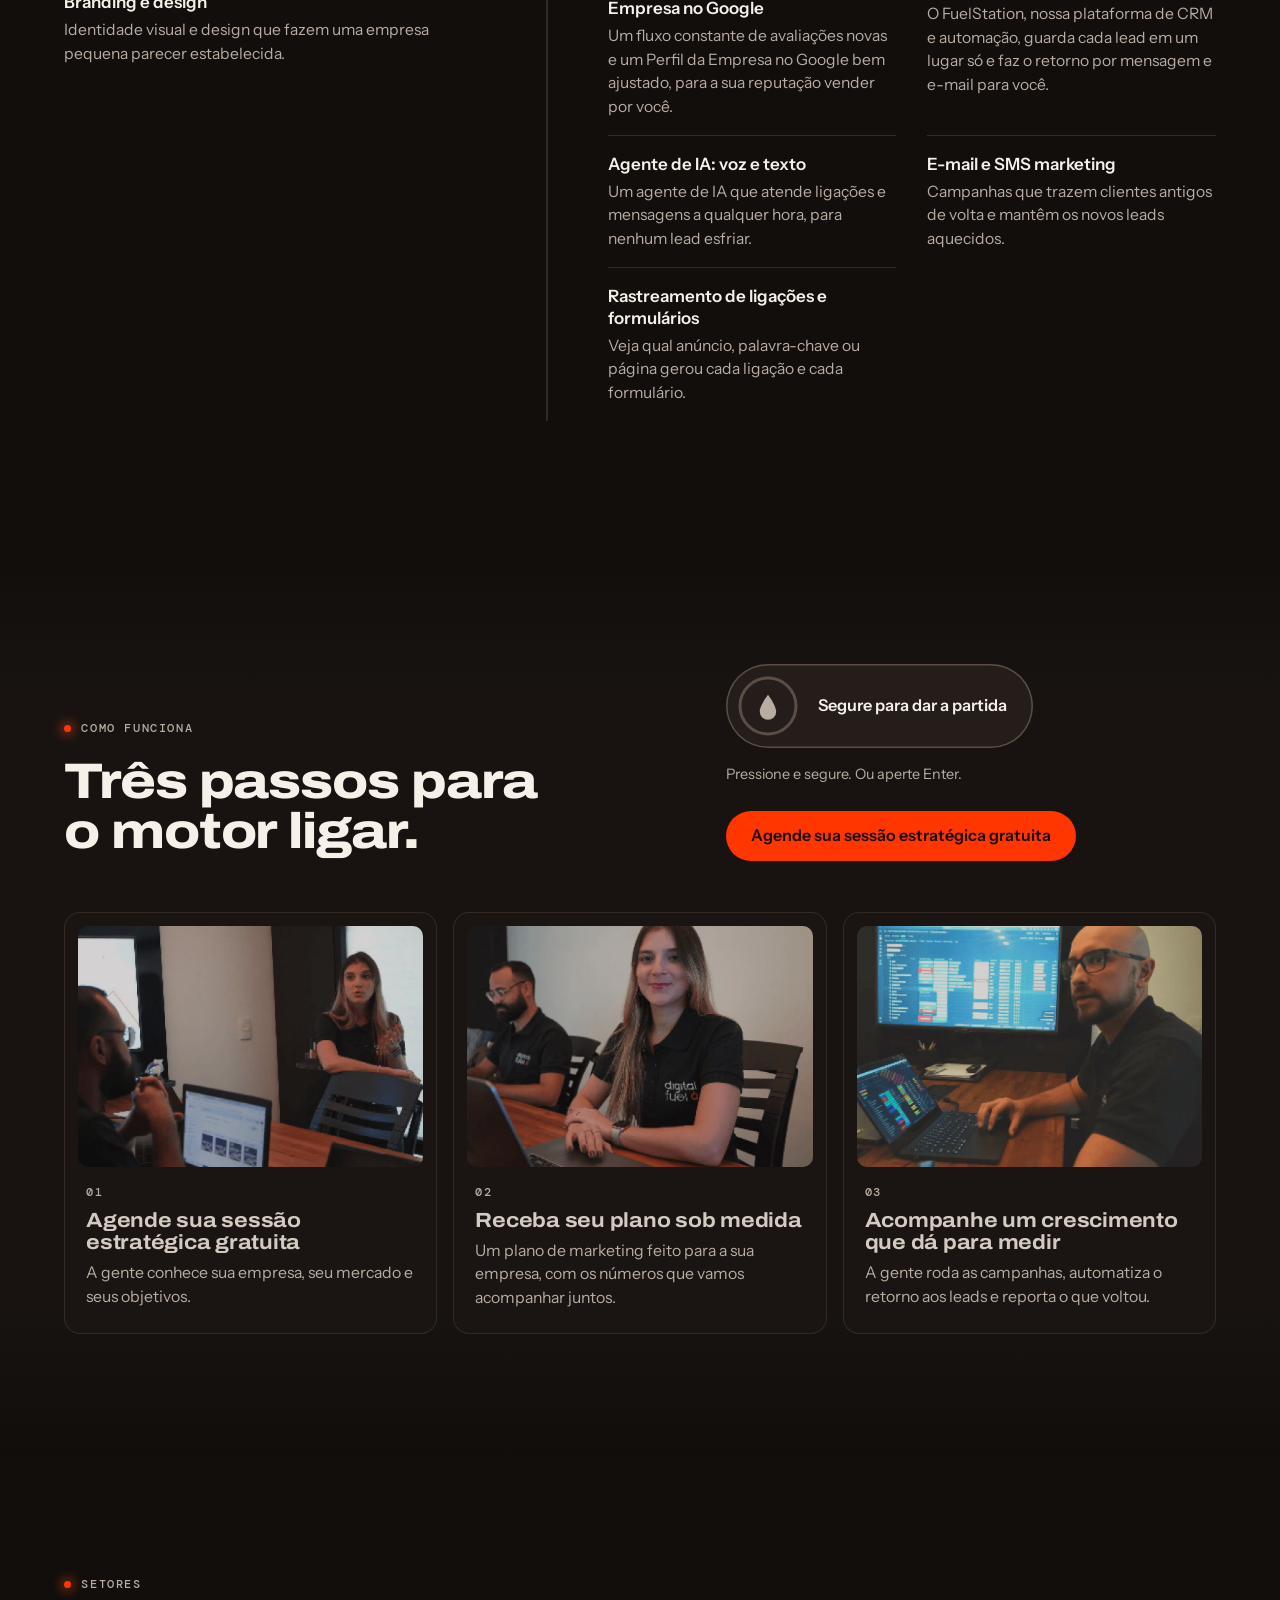
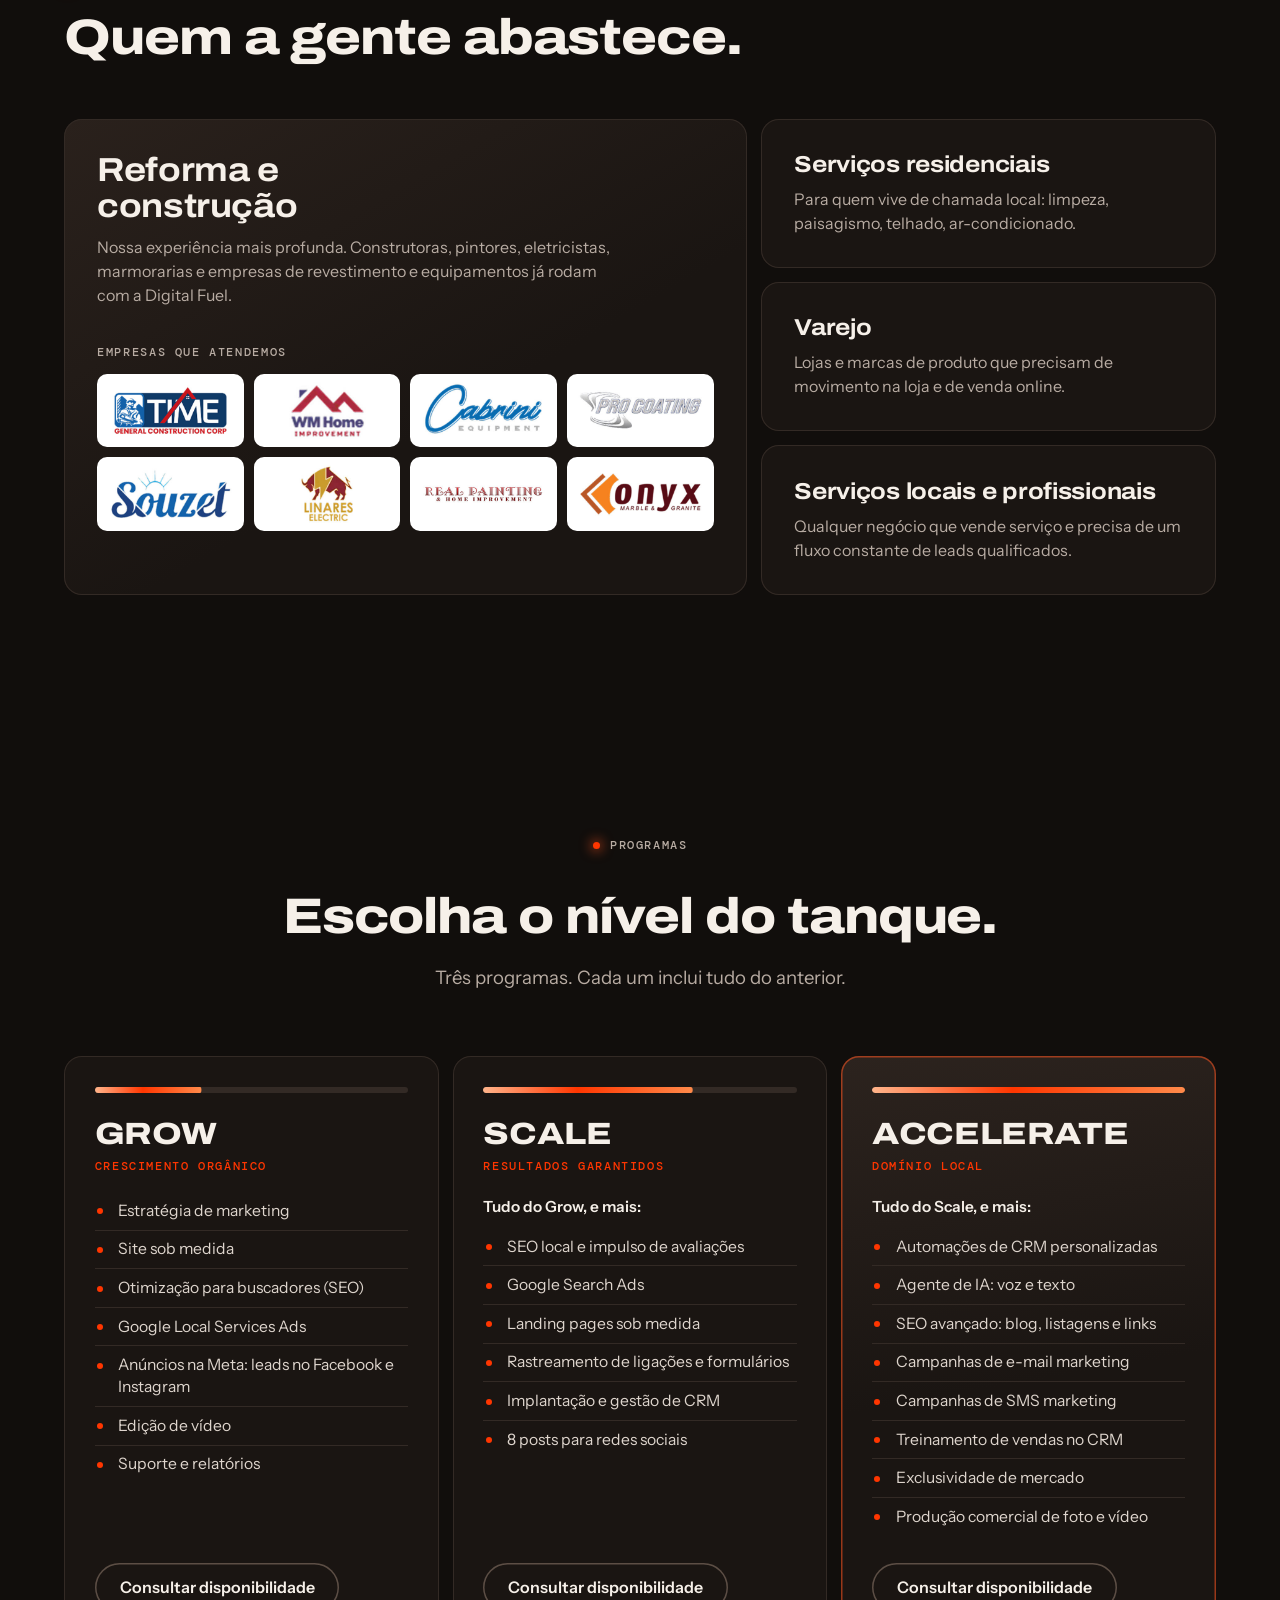
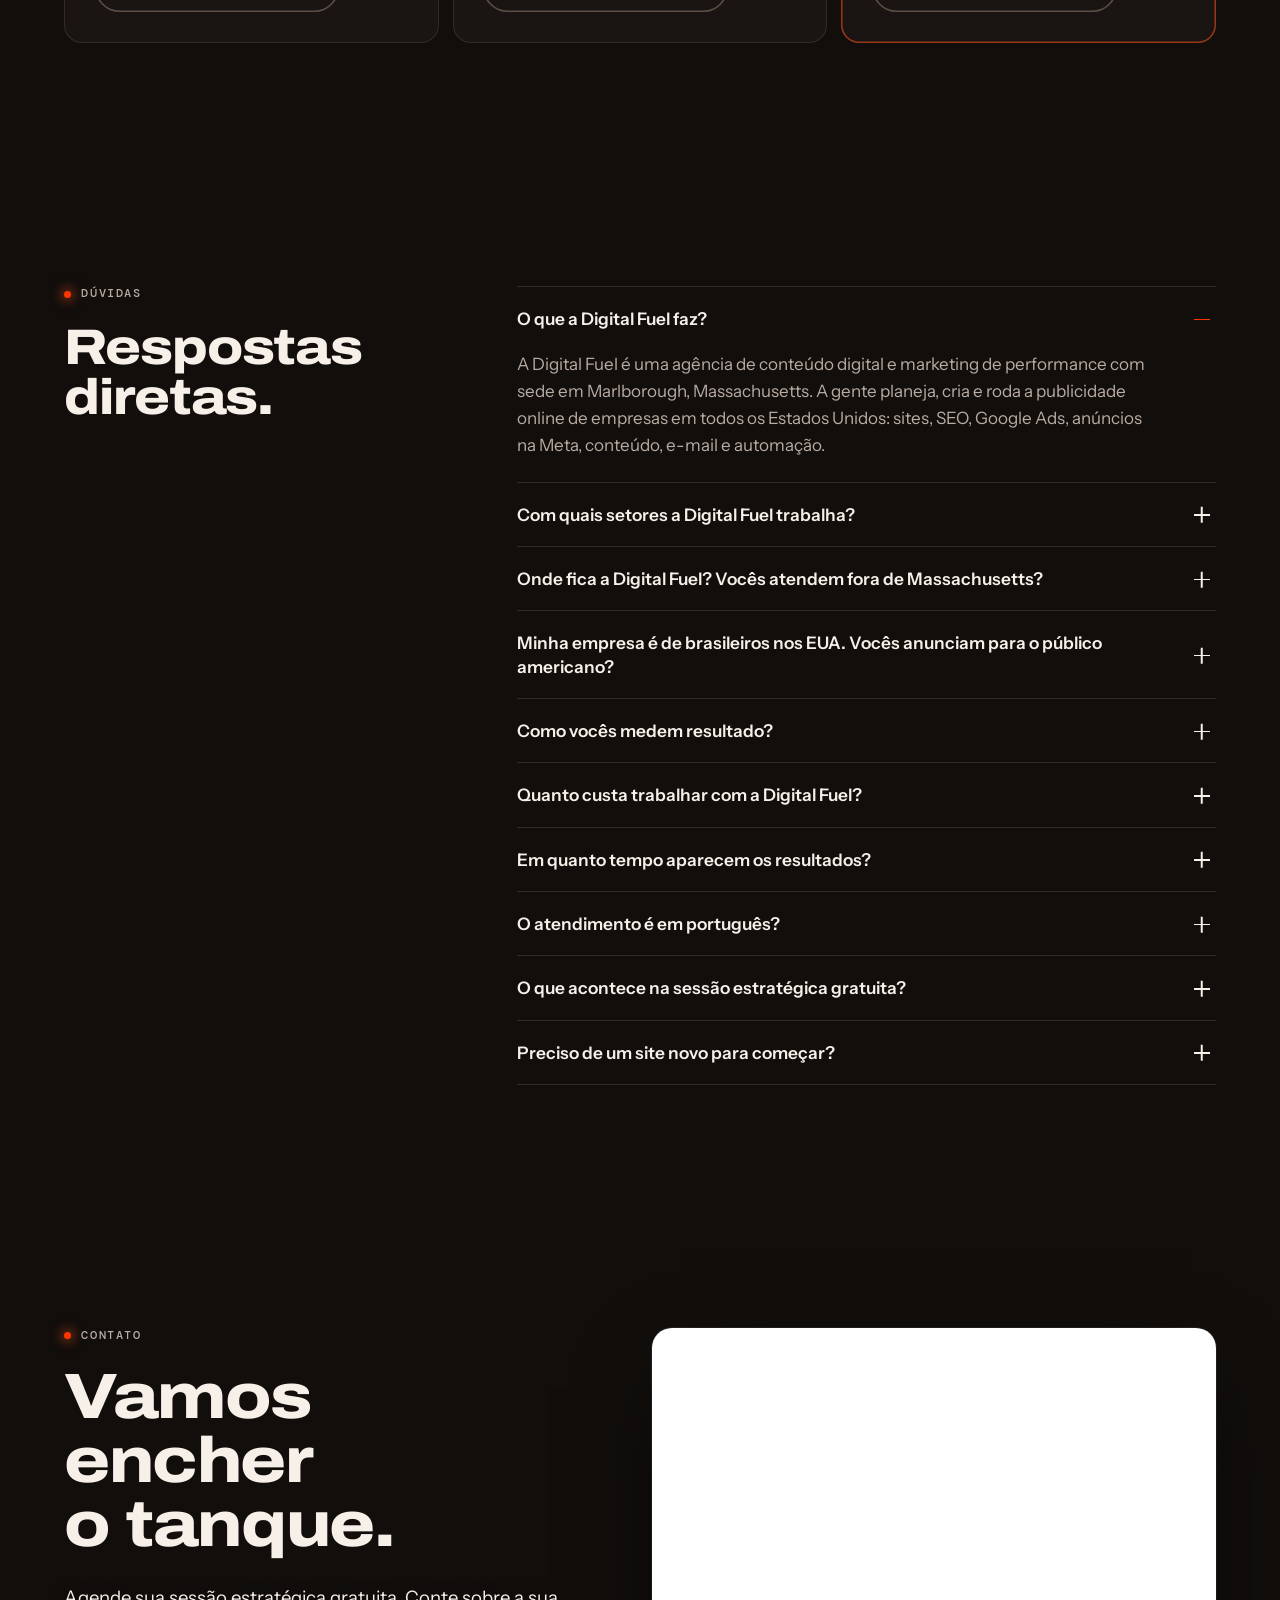
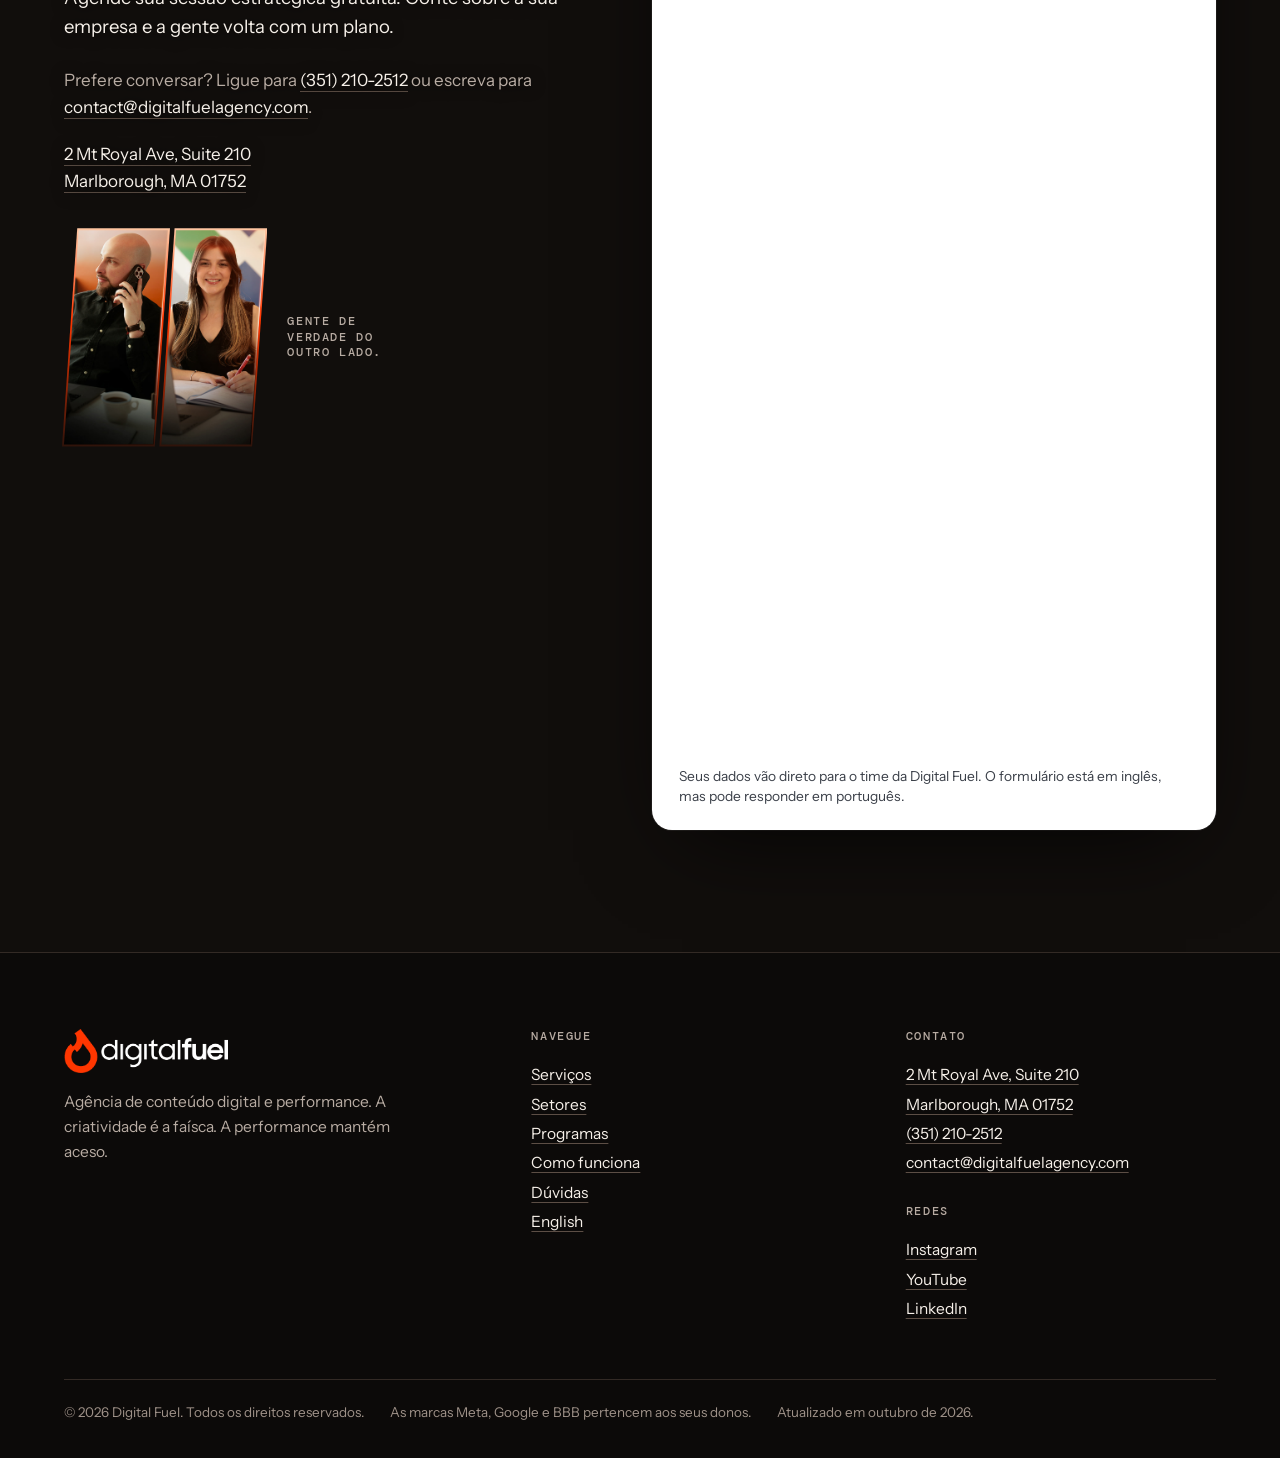
<file: site/site-2/pt-br/index.html>
<!doctype html>
<html lang="pt-BR" data-assets="../../assets/">
<head>
<meta charset="utf-8">
<meta name="viewport" content="width=device-width, initial-scale=1">
<title>Digital Fuel | Agência de Marketing Digital nos EUA</title>
<meta name="description" content="Agência de conteúdo digital e performance em Massachusetts. Sites, SEO, Google Ads, Meta e automação para empresas de brasileiros nos EUA. Sessão gratuita.">
<meta name="robots" content="noindex, follow">
<meta name="theme-color" content="#110e0c">
<meta name="color-scheme" content="dark">
<meta name="geo.region" content="US-MA">
<meta name="geo.placename" content="Marlborough">
<!-- DEPLOY STEP: confirme o domínio do ar. canonical, hreflang, og:url, og:image, sitemap.xml, robots.txt e llms.txt usam https://digitalfuelagency.com -->
<link rel="canonical" href="https://digitalfuelagency.com/site-2/pt-br/">
<link rel="alternate" hreflang="en" href="https://digitalfuelagency.com/site-2/">
<link rel="alternate" hreflang="pt-BR" href="https://digitalfuelagency.com/site-2/pt-br/">
<link rel="alternate" hreflang="x-default" href="https://digitalfuelagency.com/site-2/">
<meta property="og:type" content="website">
<meta property="og:site_name" content="Digital Fuel">
<meta property="og:title" content="Digital Fuel | Agência de Marketing Digital nos EUA">
<meta property="og:description" content="Agência de conteúdo digital e performance em Massachusetts. Sites, SEO, Google Ads, Meta e automação para empresas de brasileiros nos EUA. Sessão gratuita.">
<meta property="og:url" content="https://digitalfuelagency.com/site-2/pt-br/">
<meta property="og:image" content="https://digitalfuelagency.com/assets/og-digital-fuel.jpg">
<meta property="og:image:width" content="1200">
<meta property="og:image:height" content="630">
<meta property="og:image:alt" content="Uma gota de combustível incandescente na fumaça escura, com o logotipo da Digital Fuel">
<meta property="og:locale" content="pt_BR">
<meta property="og:locale:alternate" content="en_US">
<meta name="twitter:card" content="summary_large_image">
<meta name="twitter:title" content="Digital Fuel | Agência de Marketing Digital nos EUA">
<meta name="twitter:description" content="Agência de conteúdo digital e performance em Massachusetts. Sites, SEO, Google Ads, Meta e automação para empresas de brasileiros nos EUA. Sessão gratuita.">
<meta name="twitter:image" content="https://digitalfuelagency.com/assets/og-digital-fuel.jpg">
<link rel="icon" type="image/png" href="../../assets/favicon.png">
<link rel="apple-touch-icon" href="../../assets/apple-touch-icon.png">
<script>(function(){var d=document.documentElement,G=["(max-width: 720px)","(orientation: portrait) and (max-width: 1024px)","(orientation: portrait) and (pointer: coarse)","(orientation: landscape) and (pointer: coarse) and (max-height: 560px)","(prefers-reduced-motion: reduce)"],s=false,i;window.__GATES=G;for(i=0;i<G.length;i++){if(window.matchMedia(G[i]).matches){s=true;break}}d.className+=" js "+(s?"static":"scrub")})()</script>
<link rel="preconnect" href="https://fonts.googleapis.com">
<link rel="preconnect" href="https://fonts.gstatic.com" crossorigin>
<link rel="stylesheet" href="https://fonts.googleapis.com/css2?family=Archivo:wdth,wght@112..125,700..800&amp;family=DM+Mono:wght@400;500&amp;family=Instrument+Sans:wght@400;500;600&amp;display=swap">
<link rel="stylesheet" href="../../assets/site.css">
<link rel="stylesheet" href="../../assets/site2.css">
<script type="application/ld+json">{"@context":"https://schema.org","@graph":[{"@type":["ProfessionalService","LocalBusiness"],"@id":"https://digitalfuelagency.com/#organization","name":"Digital Fuel","alternateName":"Digital Fuel Agency","url":"https://digitalfuelagency.com/","logo":"https://digitalfuelagency.com/assets/logo-digital-fuel.png","image":"https://digitalfuelagency.com/assets/og-digital-fuel.jpg","description":"A Digital Fuel é uma agência de conteúdo digital e marketing de performance com sede em Marlborough, Massachusetts. Planeja, cria e roda a publicidade online de empresas em todos os Estados Unidos, com experiência mais profunda em reforma e construção.","slogan":"A criatividade é a faísca. A performance mantém aceso.","telephone":"+1-351-210-2512","email":"contact@digitalfuelagency.com","address":{"@type":"PostalAddress","streetAddress":"2 Mt Royal Ave, Suite 210","addressLocality":"Marlborough","addressRegion":"MA","postalCode":"01752","addressCountry":"US"},"hasMap":"https://maps.app.goo.gl/HQXtMH3MMT9xS4z59","areaServed":{"@type":"Country","name":"United States"},"knowsLanguage":["en","pt-BR"],"knowsAbout":["Digital marketing","Performance marketing","Lead generation","Search engine optimization","Local SEO","Google Ads","Google Local Services Ads","Meta ads","Web design","Content marketing","Marketing automation","CRM","Home renovation marketing","Construction marketing"],"sameAs":["https://www.instagram.com/digitalfuelagency/","https://www.youtube.com/@digitalfuelagency","https://www.linkedin.com/company/digital-fuel-agency"],"hasOfferCatalog":{"@type":"OfferCatalog","name":"Serviços de marketing digital","itemListElement":[{"@type":"Offer","itemOffered":{"@type":"Service","name":"Criação de sites","description":"Sites sob medida, feitos para trazer leads qualificados. Hospedagem e suporte contínuo incluídos.","provider":{"@id":"https://digitalfuelagency.com/#organization"},"areaServed":{"@type":"Country","name":"United States"}}},{"@type":"Offer","itemOffered":{"@type":"Service","name":"Conteúdo e redes sociais","description":"Posts, fotos e vídeos para as plataformas que seus clientes usam todo dia.","provider":{"@id":"https://digitalfuelagency.com/#organization"},"areaServed":{"@type":"Country","name":"United States"}}},{"@type":"Offer","itemOffered":{"@type":"Service","name":"Produção de foto e vídeo","description":"Gravações comerciais de foto e vídeo, com edição para anúncios e redes sociais.","provider":{"@id":"https://digitalfuelagency.com/#organization"},"areaServed":{"@type":"Country","name":"United States"}}},{"@type":"Offer","itemOffered":{"@type":"Service","name":"Branding e design","description":"Identidade visual e design que fazem uma empresa pequena parecer estabelecida.","provider":{"@id":"https://digitalfuelagency.com/#organization"},"areaServed":{"@type":"Country","name":"United States"}}},{"@type":"Offer","itemOffered":{"@type":"Service","name":"SEO e SEO local","description":"Trabalho feito para colocar sua empresa na primeira página do Google na sua região, nas buscas que seus clientes digitam.","provider":{"@id":"https://digitalfuelagency.com/#organization"},"areaServed":{"@type":"Country","name":"United States"}}},{"@type":"Offer","itemOffered":{"@type":"Service","name":"Google Search Ads","description":"Campanhas para quem está procurando o seu serviço agora, para o telefone tocar.","provider":{"@id":"https://digitalfuelagency.com/#organization"},"areaServed":{"@type":"Country","name":"United States"}}},{"@type":"Offer","itemOffered":{"@type":"Service","name":"Google Local Services Ads","description":"Apareça no topo do Google nas buscas locais e receba ligações de clientes prontos para contratar.","provider":{"@id":"https://digitalfuelagency.com/#organization"},"areaServed":{"@type":"Country","name":"United States"}}},{"@type":"Offer","itemOffered":{"@type":"Service","name":"Anúncios na Meta: Facebook e Instagram","description":"Anúncios segmentados nas plataformas em que seus clientes passam o dia, feitos para gerar leads.","provider":{"@id":"https://digitalfuelagency.com/#organization"},"areaServed":{"@type":"Country","name":"United States"}}},{"@type":"Offer","itemOffered":{"@type":"Service","name":"Avaliações online e Perfil da Empresa no Google","description":"Um fluxo constante de avaliações novas e um Perfil da Empresa no Google bem ajustado, para a sua reputação vender por você.","provider":{"@id":"https://digitalfuelagency.com/#organization"},"areaServed":{"@type":"Country","name":"United States"}}},{"@type":"Offer","itemOffered":{"@type":"Service","name":"CRM e automação (FuelStation)","description":"O FuelStation, nossa plataforma de CRM e automação, guarda cada lead em um lugar só e faz o retorno por mensagem e e-mail para você.","provider":{"@id":"https://digitalfuelagency.com/#organization"},"areaServed":{"@type":"Country","name":"United States"}}},{"@type":"Offer","itemOffered":{"@type":"Service","name":"Agente de IA: voz e texto","description":"Um agente de IA que atende ligações e mensagens a qualquer hora, para nenhum lead esfriar.","provider":{"@id":"https://digitalfuelagency.com/#organization"},"areaServed":{"@type":"Country","name":"United States"}}},{"@type":"Offer","itemOffered":{"@type":"Service","name":"E-mail e SMS marketing","description":"Campanhas que trazem clientes antigos de volta e mantêm os novos leads aquecidos.","provider":{"@id":"https://digitalfuelagency.com/#organization"},"areaServed":{"@type":"Country","name":"United States"}}},{"@type":"Offer","itemOffered":{"@type":"Service","name":"Rastreamento de ligações e formulários","description":"Veja qual anúncio, palavra-chave ou página gerou cada ligação e cada formulário.","provider":{"@id":"https://digitalfuelagency.com/#organization"},"areaServed":{"@type":"Country","name":"United States"}}}]}},{"@type":"WebSite","@id":"https://digitalfuelagency.com/#website","url":"https://digitalfuelagency.com/","name":"Digital Fuel","inLanguage":["en","pt-BR"],"publisher":{"@id":"https://digitalfuelagency.com/#organization"}},{"@type":"WebPage","@id":"https://digitalfuelagency.com/site-2/pt-br/#webpage","url":"https://digitalfuelagency.com/site-2/pt-br/","name":"Digital Fuel | Agência de Marketing Digital nos EUA","description":"Agência de conteúdo digital e performance em Massachusetts. Sites, SEO, Google Ads, Meta e automação para empresas de brasileiros nos EUA. Sessão gratuita.","inLanguage":"pt-BR","isPartOf":{"@id":"https://digitalfuelagency.com/#website"},"about":{"@id":"https://digitalfuelagency.com/#organization"},"dateModified":"2026-10-12","primaryImageOfPage":{"@type":"ImageObject","url":"https://digitalfuelagency.com/assets/og-digital-fuel.jpg","width":1200,"height":630}},{"@type":"FAQPage","@id":"https://digitalfuelagency.com/site-2/pt-br/#faq","inLanguage":"pt-BR","isPartOf":{"@id":"https://digitalfuelagency.com/site-2/pt-br/#webpage"},"mainEntity":[{"@type":"Question","name":"O que a Digital Fuel faz?","acceptedAnswer":{"@type":"Answer","text":"A Digital Fuel é uma agência de conteúdo digital e marketing de performance com sede em Marlborough, Massachusetts. A gente planeja, cria e roda a publicidade online de empresas em todos os Estados Unidos: sites, SEO, Google Ads, anúncios na Meta, conteúdo, e-mail e automação."}},{"@type":"Question","name":"Com quais setores a Digital Fuel trabalha?","acceptedAnswer":{"@type":"Answer","text":"Trabalhamos com empresas que vendem produtos e serviços, e nossa experiência mais profunda é em reforma e construção. Entre os clientes estão construtoras, pintores, eletricistas, marmorarias e lojas."}},{"@type":"Question","name":"Onde fica a Digital Fuel? Vocês atendem fora de Massachusetts?","acceptedAnswer":{"@type":"Answer","text":"Nosso escritório fica na 2 Mt Royal Ave, Suite 210, Marlborough, MA 01752. Atendemos clientes em qualquer parte dos Estados Unidos."}},{"@type":"Question","name":"Minha empresa é de brasileiros nos EUA. Vocês anunciam para o público americano?","acceptedAnswer":{"@type":"Answer","text":"Sim. As campanhas são feitas em inglês, para o cliente americano da sua região, e todo o nosso contato com você pode ser em português."}},{"@type":"Question","name":"Como vocês medem resultado?","acceptedAnswer":{"@type":"Answer","text":"Medimos resultado em leads, ligações e vendas. Todo programa inclui suporte e relatórios, e os programas Scale e Accelerate somam rastreamento de ligações e formulários com um CRM, para você ver de onde veio cada lead."}},{"@type":"Question","name":"Quanto custa trabalhar com a Digital Fuel?","acceptedAnswer":{"@type":"Answer","text":"O valor depende do programa escolhido (Grow, Scale ou Accelerate) e do seu mercado. Você recebe o número exato na sessão estratégica gratuita, antes de assumir qualquer compromisso."}},{"@type":"Question","name":"Em quanto tempo aparecem os resultados?","acceptedAnswer":{"@type":"Answer","text":"Google Ads e Local Services Ads podem começar a trazer ligações poucos dias depois de entrarem no ar. SEO leva mais tempo, em geral alguns meses, e continua trabalhando depois disso."}},{"@type":"Question","name":"O atendimento é em português?","acceptedAnswer":{"@type":"Answer","text":"Sim. Nosso time atende em português e em inglês, e este site existe nos dois idiomas."}},{"@type":"Question","name":"O que acontece na sessão estratégica gratuita?","acceptedAnswer":{"@type":"Answer","text":"A gente conhece sua empresa, seu mercado e seus objetivos, e mostra um plano feito para o seu negócio. A sessão é gratuita e quem decide o próximo passo é você."}},{"@type":"Question","name":"Preciso de um site novo para começar?","acceptedAnswer":{"@type":"Answer","text":"Todo programa inclui um site sob medida, feito para gerar leads, com hospedagem e suporte contínuo."}}]}]}</script>
</head>
<body>
<a class="skip" href="#main">Pular para o conteúdo</a>
<div class="ambient" aria-hidden="true"></div>
<div class="gauge" aria-hidden="true"><span class="gauge__f">F</span><span class="gauge__track"><i class="gauge__fill"></i></span><span class="gauge__e">E</span><span class="gauge__read" data-label="Tanque">Tanque 0%</span></div>

<header class="nav">
  <a class="nav__brand" href="./" aria-label="Digital Fuel, início"><img src="../../assets/logo-digital-fuel.png" alt="Digital Fuel" width="470" height="127"></a>
  <nav class="nav__links" id="nav-links" aria-label="Principal">
    <a href="#services">Serviços</a>
    <a href="#industries">Setores</a>
    <a href="#programs">Programas</a>
    <a href="#how">Como funciona</a>
    <a href="#faq">Dúvidas</a>
    <a class="nav__alt" href="../" hreflang="en" lang="en">English</a>
  </nav>
  <a class="nav__lang" href="../" hreflang="en" lang="en" data-short="EN">English</a>
  <a class="btn btn--sm" href="#contact" data-short="Sessão grátis">Agendar sessão gratuita</a>
  <button class="nav__toggle" type="button" aria-expanded="false" aria-controls="nav-links" aria-label="Menu"><span></span><span></span></button>
</header>

<main id="main" tabindex="-1">

  <section class="hero hero--team" id="top" aria-label="Apresentação">
    <div class="stage">
      <div class="bands">
        <div class="band band--1" data-a="0" data-b="0.24" data-fx="drift">
          <h1><span class="kicker chip">Agência de conteúdo digital e performance · Massachusetts, EUA</span> <span class="display split">Sua empresa é o motor. A gente traz o combustível.</span></h1>
          <p class="cue" aria-hidden="true">Role para acender</p>
        </div>
        <div class="band band--2" data-a="0.26" data-b="0.49" data-fx="fall">
          <p class="display split">Primeiro, a faísca.</p>
          <p class="band__sub">Criação que faz a pessoa parar. Site, conteúdo, vídeo e anúncio.</p>
        </div>
        <div class="band band--3" data-a="0.51" data-b="0.74" data-fx="punch">
          <p class="display split">Depois, a chama firme.</p>
          <p class="band__sub">Performance que dá para contar. Ligações, formulários e serviços fechados.</p>
        </div>
        <div class="band band--4" data-a="0.76" data-b="1" data-fx="rise">
          <p class="display split">Criatividade e performance, no mesmo time.</p>
          <p class="band__sub">A Digital Fuel planeja, cria e roda a sua publicidade online, e mostra o que cada dólar trouxe de volta.</p>
          <p class="band__cta"><a class="btn" href="#contact">Agende sua sessão estratégica gratuita</a> <a class="link" href="#how">Veja como funciona</a></p>
        </div>
      </div>
      <div class="duo">
        <figure class="portrait portrait--call"><img src="../../assets/team-call.jpg" alt="Integrante do time da Digital Fuel em uma ligação" width="497" height="1024" fetchpriority="high" decoding="async"></figure>
        <figure class="portrait portrait--plan"><img src="../../assets/team-plan.jpg" alt="Integrante do time da Digital Fuel sorrindo e fazendo anotações" width="497" height="1024" fetchpriority="high" decoding="async"></figure>
      </div>
    </div>
  </section>

  <section class="trust" aria-label="Experiência e certificações">
    <div class="wrap trust__row" data-reveal>
      <p class="trust__stat">Mais de <b>10 anos</b> de experiência em marketing digital.</p>
      <ul class="badges">
        <li><img src="../../assets/badges/meta-business-partner.jpg" alt="Selo Meta Business Partner" width="474" height="184" loading="lazy" decoding="async"></li>
        <li><img src="../../assets/badges/google-partner.jpg" alt="Selo Google Partner" width="474" height="184" loading="lazy" decoding="async"></li>
        <li><img src="../../assets/badges/google-analytics-certified.jpg" alt="Selo Google Analytics Certified Professional" width="474" height="184" loading="lazy" decoding="async"></li>
        <li><img src="../../assets/badges/bbb-accredited-a-plus.png" alt="BBB Accredited Business, nota A+" width="500" height="242" loading="lazy" decoding="async"></li>
      </ul>
    </div>
  </section>

  <section class="sec about about--team" id="about">
    <div class="wrap">
      <div data-reveal>
        <p class="eyebrow mono">Sobre</p>
        <h2>Uma agência feita de duas coisas: criatividade e performance.</h2>
      </div>
      <div data-reveal>
        <figure class="about__photo"><img src="../../assets/team-table.jpg" alt="Quatro integrantes do time da Digital Fuel trabalhando em notebooks em volta de uma mesa de reunião" width="1436" height="626" loading="lazy" decoding="async"></figure>
      </div>
      <div class="about__grid">
        <div data-reveal><p class="lede">A Digital Fuel é uma agência de conteúdo digital e performance com sede em Massachusetts, nos Estados Unidos. Cuidamos da estratégia de publicidade online de empresas de vários setores, no país inteiro. Nossos clientes vendem produtos e serviços: lojas, empresas de reforma, construtoras e negócios locais. Cada plano nasce dos objetivos de uma empresa só, e cada resultado é medido a partir deles.</p></div>
        <aside class="spec" aria-labelledby="spec-title" data-reveal>
          <h3 id="spec-title">A Digital Fuel em resumo</h3>
          <dl>
            <div><dt>Tipo</dt><dd>Agência de conteúdo digital e marketing de performance</dd></div>
            <div><dt>Sede</dt><dd>Marlborough, Massachusetts, EUA</dd></div>
            <div><dt>Atende</dt><dd>Empresas em todos os Estados Unidos</dd></div>
            <div><dt>Setores</dt><dd>Reforma, construção, serviços residenciais, varejo, serviços locais</dd></div>
            <div><dt>Serviços</dt><dd>Sites, SEO, Google Ads, anúncios na Meta, conteúdo e vídeo, e-mail e SMS, CRM e automação</dd></div>
            <div><dt>Experiência</dt><dd>Mais de 10 anos</dd></div>
            <div><dt>Idiomas</dt><dd>Português e inglês</dd></div>
          </dl>
        </aside>
      </div>
    </div>
  </section>

  <section class="sec pains" id="why">
    <div class="wrap">
      <div data-reveal>
        <p class="eyebrow mono">O problema</p>
        <h2>Isso soa familiar?</h2>
      </div>
      <ol class="pairs">
        <li class="pair" data-reveal><p class="pain">Você paga todo mês e recebe um relatório cheio de gráfico. Serviço novo, nenhum.</p><span class="pair__link" aria-hidden="true"></span><p class="fix">A gente reporta em leads, ligações e vendas. Todo programa inclui suporte e relatórios.</p></li>
        <li class="pair" data-reveal><p class="pain">O lead até chega, mas quase ninguém atende o telefone.</p><span class="pair__link" aria-hidden="true"></span><p class="fix">Anúncio mirado no seu serviço e na sua região, com retorno automático por mensagem e e-mail, para quem quer comprar ouvir de você rápido.</p></li>
        <li class="pair" data-reveal><p class="pain">Você não sabe qual dólar trouxe qual cliente.</p><span class="pair__link" aria-hidden="true"></span><p class="fix">Rastreamento de ligações e formulários, com um CRM que mostra de onde veio cada lead.</p></li>
        <li class="pair" data-reveal><p class="pain">A última agência prometeu muito e depois sumiu.</p><span class="pair__link" aria-hidden="true"></span><p class="fix">Um time nos Estados Unidos, que responde rápido e trabalha como parte da sua equipe.</p></li>
      </ol>
      <div data-reveal><p class="closer">Foi para fechar esse buraco que a Digital Fuel foi criada.</p></div>
    </div>
  </section>

  <section class="sec services services--team" id="services">
    <div class="wrap">
      <header class="sec__head" data-reveal>
        <p class="eyebrow mono">Serviços</p>
        <h2>Duas metades do mesmo fogo.</h2>
        <p class="lede">A criação chama atenção. A performance transforma atenção em faturamento. Você recebe as duas do mesmo time.</p>
      </header>
      <div class="halves">
        <div class="half half--spark" data-reveal>
          <h3 class="half__title"><span class="mono">A faísca</span> Criação</h3>
          <ul class="svc">
            <li><h4>Criação de sites</h4><p>Sites sob medida, feitos para trazer leads qualificados. Hospedagem e suporte contínuo incluídos.</p></li>
            <li><h4>Conteúdo e redes sociais</h4><p>Posts, fotos e vídeos para as plataformas que seus clientes usam todo dia.</p></li>
            <li><h4>Produção de foto e vídeo</h4><p>Gravações comerciais de foto e vídeo, com edição para anúncios e redes sociais.</p></li>
            <li><h4>Branding e design</h4><p>Identidade visual e design que fazem uma empresa pequena parecer estabelecida.</p></li>
          </ul>
        </div>
        <div class="fuse" aria-hidden="true"><i></i><b></b></div>
        <div class="half half--flame" data-reveal>
          <h3 class="half__title"><span class="mono">A chama</span> Performance</h3>
          <ul class="svc">
            <li><h4>SEO e SEO local</h4><p>Trabalho feito para colocar sua empresa na primeira página do Google na sua região, nas buscas que seus clientes digitam.</p></li>
            <li><h4>Google Search Ads</h4><p>Campanhas para quem está procurando o seu serviço agora, para o telefone tocar.</p></li>
            <li><h4>Google Local Services Ads</h4><p>Apareça no topo do Google nas buscas locais e receba ligações de clientes prontos para contratar.</p></li>
            <li><h4>Anúncios na Meta: Facebook e Instagram</h4><p>Anúncios segmentados nas plataformas em que seus clientes passam o dia, feitos para gerar leads.</p></li>
            <li><h4>Avaliações online e Perfil da Empresa no Google</h4><p>Um fluxo constante de avaliações novas e um Perfil da Empresa no Google bem ajustado, para a sua reputação vender por você.</p></li>
            <li><h4>CRM e automação (FuelStation)</h4><p>O FuelStation, nossa plataforma de CRM e automação, guarda cada lead em um lugar só e faz o retorno por mensagem e e-mail para você.</p></li>
            <li><h4>Agente de IA: voz e texto</h4><p>Um agente de IA que atende ligações e mensagens a qualquer hora, para nenhum lead esfriar.</p></li>
            <li><h4>E-mail e SMS marketing</h4><p>Campanhas que trazem clientes antigos de volta e mantêm os novos leads aquecidos.</p></li>
            <li><h4>Rastreamento de ligações e formulários</h4><p>Veja qual anúncio, palavra-chave ou página gerou cada ligação e cada formulário.</p></li>
          </ul>
        </div>
      </div>
    </div>
  </section>

  <section class="sec how how--team" id="how">
    <div class="wrap how__grid">
      <div class="how__intro" data-reveal>
        <div>
          <p class="eyebrow mono">Como funciona</p>
          <h2>Três passos para o motor ligar.</h2>
        </div>
        <div>
        <button class="ignite" type="button" aria-pressed="false" data-idle="Segure para dar a partida" data-done="Motor ligado.">
          <span class="ignite__ring" aria-hidden="true"><svg viewBox="0 0 64 64"><circle class="trk" cx="32" cy="32" r="28"/><circle class="prg" cx="32" cy="32" r="28"/><path class="drop" d="M32 17c0 0-10 13-10 20.500a10 10 0 0 0 20 0C42 30 32 17 32 17z"/></svg></span>
          <span class="ignite__label">Segure para dar a partida</span>
        </button>
        <p class="ignite__hint">Pressione e segure. <span class="kbd">Ou aperte Enter.</span></p>
        <p class="ignite__status vh" role="status" aria-live="polite"></p>
        <p class="how__cta"><a class="btn" href="#contact">Agende sua sessão estratégica gratuita</a></p>
        </div>
      </div>
      <ol class="steps steps--photo" data-reveal>
        <li class="step"><figure class="step__ph"><img src="../../assets/team-step-1.jpg" alt="Dois integrantes do time da Digital Fuel em uma conversa de estratégia" width="491" height="343" loading="lazy" decoding="async"></figure><span class="step__n mono">01</span><h3>Agende sua sessão estratégica gratuita</h3><p>A gente conhece sua empresa, seu mercado e seus objetivos.</p></li>
        <li class="step"><figure class="step__ph"><img src="../../assets/team-step-2.jpg" alt="Integrante do time da Digital Fuel sorrindo diante do notebook em uma sessão de planejamento" width="491" height="343" loading="lazy" decoding="async"></figure><span class="step__n mono">02</span><h3>Receba seu plano sob medida</h3><p>Um plano de marketing feito para a sua empresa, com os números que vamos acompanhar juntos.</p></li>
        <li class="step"><figure class="step__ph"><img src="../../assets/team-step-3.jpg" alt="Integrante do time da Digital Fuel analisando painéis de campanha em duas telas" width="491" height="343" loading="lazy" decoding="async"></figure><span class="step__n mono">03</span><h3>Acompanhe um crescimento que dá para medir</h3><p>A gente roda as campanhas, automatiza o retorno aos leads e reporta o que voltou.</p></li>
      </ol>
    </div>
  </section>

  <section class="sec industries" id="industries">
    <div class="wrap">
      <div data-reveal>
        <p class="eyebrow mono">Setores</p>
        <h2>Quem a gente abastece.</h2>
      </div>
      <div class="bento" data-reveal>
        <article class="tile tile--feature">
          <h3>Reforma e construção</h3>
          <p>Nossa experiência mais profunda. Construtoras, pintores, eletricistas, marmorarias e empresas de revestimento e equipamentos já rodam com a Digital Fuel.</p>
          <span class="mono">Empresas que atendemos</span>
          <ul class="logos">
            <li><img src="../../assets/clients/time-general-construction.jpg" alt="Logotipo da Time General Construction" width="422" height="198" loading="lazy" decoding="async"></li>
            <li><img src="../../assets/clients/wm-home-improvement.jpg" alt="Logotipo da WM Home Improvement" width="422" height="198" loading="lazy" decoding="async"></li>
            <li><img src="../../assets/clients/cabrini-equipment.jpg" alt="Logotipo da Cabrini Equipment" width="422" height="198" loading="lazy" decoding="async"></li>
            <li><img src="../../assets/clients/pro-coating.jpg" alt="Logotipo da Pro Coating" width="422" height="198" loading="lazy" decoding="async"></li>
            <li><img src="../../assets/clients/souzet.jpg" alt="Logotipo da Souzet" width="422" height="198" loading="lazy" decoding="async"></li>
            <li><img src="../../assets/clients/linares-electric.jpg" alt="Logotipo da Linares Electric" width="422" height="198" loading="lazy" decoding="async"></li>
            <li><img src="../../assets/clients/real-painting-home-improvement.jpg" alt="Logotipo da Real Painting &amp; Home Improvement" width="422" height="198" loading="lazy" decoding="async"></li>
            <li><img src="../../assets/clients/onyx-marble-granite.jpg" alt="Logotipo da Onyx Marble &amp; Granite" width="422" height="198" loading="lazy" decoding="async"></li>
          </ul>
        </article>
        <article class="tile"><h3>Serviços residenciais</h3><p>Para quem vive de chamada local: limpeza, paisagismo, telhado, ar-condicionado.</p></article>
        <article class="tile"><h3>Varejo</h3><p>Lojas e marcas de produto que precisam de movimento na loja e de venda online.</p></article>
        <article class="tile"><h3>Serviços locais e profissionais</h3><p>Qualquer negócio que vende serviço e precisa de um fluxo constante de leads qualificados.</p></article>
      </div>
    </div>
  </section>

  <section class="sec programs" id="programs">
    <div class="wrap">
      <header class="sec__head" data-reveal>
        <p class="eyebrow mono">Programas</p>
        <h2>Escolha o nível do tanque.</h2>
        <p class="lede">Três programas. Cada um inclui tudo do anterior.</p>
      </header>
      <div class="tiers" data-reveal>
        <article class="tier" style="--level:0.34">
          <div class="tank" aria-hidden="true"><i></i></div>
          <h3>GROW</h3>
          <p class="tier__tag mono">Crescimento orgânico</p>
          <ul>
            <li>Estratégia de marketing</li>
            <li>Site sob medida</li>
            <li>Otimização para buscadores (SEO)</li>
            <li>Google Local Services Ads</li>
            <li>Anúncios na Meta: leads no Facebook e Instagram</li>
            <li>Edição de vídeo</li>
            <li>Suporte e relatórios</li>
          </ul>
          <a class="btn btn--ghost" href="#contact">Consultar disponibilidade</a>
        </article>
        <article class="tier" style="--level:0.67">
          <div class="tank" aria-hidden="true"><i></i></div>
          <h3>SCALE</h3>
          <p class="tier__tag mono">Resultados garantidos</p>
          <p class="tier__plus">Tudo do Grow, e mais:</p>
          <ul>
            <li>SEO local e impulso de avaliações</li>
            <li>Google Search Ads</li>
            <li>Landing pages sob medida</li>
            <li>Rastreamento de ligações e formulários</li>
            <li>Implantação e gestão de CRM</li>
            <li>8 posts para redes sociais</li>
          </ul>
          <a class="btn btn--ghost" href="#contact">Consultar disponibilidade</a>
        </article>
        <article class="tier tier--top" style="--level:1">
          <div class="tank" aria-hidden="true"><i></i></div>
          <h3>ACCELERATE</h3>
          <p class="tier__tag mono">Domínio local</p>
          <p class="tier__plus">Tudo do Scale, e mais:</p>
          <ul>
            <li>Automações de CRM personalizadas</li>
            <li>Agente de IA: voz e texto</li>
            <li>SEO avançado: blog, listagens e links</li>
            <li>Campanhas de e-mail marketing</li>
            <li>Campanhas de SMS marketing</li>
            <li>Treinamento de vendas no CRM</li>
            <li>Exclusividade de mercado</li>
            <li>Produção comercial de foto e vídeo</li>
          </ul>
          <a class="btn btn--ghost" href="#contact">Consultar disponibilidade</a>
        </article>
      </div>
    </div>
  </section>

  <section class="sec faq" id="faq">
    <div class="wrap faq__grid">
      <div data-reveal>
        <p class="eyebrow mono">Dúvidas</p>
        <h2>Respostas diretas.</h2>
      </div>
      <div class="faq__list" data-reveal>
        <details open><summary><h3>O que a Digital Fuel faz?</h3></summary><p>A Digital Fuel é uma agência de conteúdo digital e marketing de performance com sede em Marlborough, Massachusetts. A gente planeja, cria e roda a publicidade online de empresas em todos os Estados Unidos: sites, SEO, Google Ads, anúncios na Meta, conteúdo, e-mail e automação.</p></details>
        <details><summary><h3>Com quais setores a Digital Fuel trabalha?</h3></summary><p>Trabalhamos com empresas que vendem produtos e serviços, e nossa experiência mais profunda é em reforma e construção. Entre os clientes estão construtoras, pintores, eletricistas, marmorarias e lojas.</p></details>
        <details><summary><h3>Onde fica a Digital Fuel? Vocês atendem fora de Massachusetts?</h3></summary><p>Nosso escritório fica na 2 Mt Royal Ave, Suite 210, Marlborough, MA 01752. Atendemos clientes em qualquer parte dos Estados Unidos.</p></details>
        <details><summary><h3>Minha empresa é de brasileiros nos EUA. Vocês anunciam para o público americano?</h3></summary><p>Sim. As campanhas são feitas em inglês, para o cliente americano da sua região, e todo o nosso contato com você pode ser em português.</p></details>
        <details><summary><h3>Como vocês medem resultado?</h3></summary><p>Medimos resultado em leads, ligações e vendas. Todo programa inclui suporte e relatórios, e os programas Scale e Accelerate somam rastreamento de ligações e formulários com um CRM, para você ver de onde veio cada lead.</p></details>
        <details><summary><h3>Quanto custa trabalhar com a Digital Fuel?</h3></summary><p>O valor depende do programa escolhido (Grow, Scale ou Accelerate) e do seu mercado. Você recebe o número exato na sessão estratégica gratuita, antes de assumir qualquer compromisso.</p></details>
        <details><summary><h3>Em quanto tempo aparecem os resultados?</h3></summary><p>Google Ads e Local Services Ads podem começar a trazer ligações poucos dias depois de entrarem no ar. SEO leva mais tempo, em geral alguns meses, e continua trabalhando depois disso.</p></details>
        <details><summary><h3>O atendimento é em português?</h3></summary><p>Sim. Nosso time atende em português e em inglês, e este site existe nos dois idiomas.</p></details>
        <details><summary><h3>O que acontece na sessão estratégica gratuita?</h3></summary><p>A gente conhece sua empresa, seu mercado e seus objetivos, e mostra um plano feito para o seu negócio. A sessão é gratuita e quem decide o próximo passo é você.</p></details>
        <details><summary><h3>Preciso de um site novo para começar?</h3></summary><p>Todo programa inclui um site sob medida, feito para gerar leads, com hospedagem e suporte contínuo.</p></details>
      </div>
    </div>
  </section>

  <section class="sec contact" id="contact">
    <div class="wrap contact__grid">
      <div data-reveal>
        <p class="eyebrow mono">Contato</p>
        <h2>Vamos encher o tanque.</h2>
        <p class="lede">Agende sua sessão estratégica gratuita. Conte sobre a sua empresa e a gente volta com um plano.</p>
        <p class="contact__alt">Prefere conversar? Ligue para <a href="tel:+13512102512">(351) 210-2512</a> ou escreva para <a href="mailto:contact@digitalfuelagency.com">contact@digitalfuelagency.com</a>.</p>
        <address><a href="https://maps.app.goo.gl/HQXtMH3MMT9xS4z59" rel="noopener">2 Mt Royal Ave, Suite 210<br>Marlborough, MA 01752</a></address>
        <figure class="people"><span class="portrait"><img src="../../assets/team-call.jpg" alt="" width="497" height="1024" loading="lazy" decoding="async"></span><span class="portrait"><img src="../../assets/team-plan.jpg" alt="" width="497" height="1024" loading="lazy" decoding="async"></span><figcaption class="mono">Gente de verdade do outro lado.</figcaption></figure>
      </div>
      <div class="formcard" data-reveal>
        <iframe src="https://api.leadconnectorhq.com/widget/form/wYbvUMNeKti78OZ1AfbY" id="inline-wYbvUMNeKti78OZ1AfbY" title="Formulário da sessão estratégica gratuita" loading="lazy" data-layout="{'id':'INLINE'}" data-trigger-type="alwaysShow" data-trigger-value="" data-activation-type="alwaysActivated" data-activation-value="" data-deactivation-type="neverDeactivate" data-deactivation-value="" data-form-name="Lead Sales - Form" data-height="1010" data-layout-iframe-id="inline-wYbvUMNeKti78OZ1AfbY" data-form-id="wYbvUMNeKti78OZ1AfbY"></iframe>
        <p class="formcard__note">Seus dados vão direto para o time da Digital Fuel. O formulário está em inglês, mas pode responder em português.</p>
      </div>
    </div>
  </section>

</main>

<footer class="foot">
  <div class="wrap">
    <div class="foot__grid">
      <div class="foot__brand">
        <img src="../../assets/logo-digital-fuel.png" alt="Digital Fuel" width="470" height="127" loading="lazy" decoding="async">
        <p>Agência de conteúdo digital e performance. A criatividade é a faísca. A performance mantém aceso.</p>
      </div>
      <nav aria-label="Rodapé">
        <h2>Navegue</h2>
        <ul>
          <li><a href="#services">Serviços</a></li>
          <li><a href="#industries">Setores</a></li>
          <li><a href="#programs">Programas</a></li>
          <li><a href="#how">Como funciona</a></li>
          <li><a href="#faq">Dúvidas</a></li>
          <li><a href="../" hreflang="en" lang="en">English</a></li>
        </ul>
      </nav>
      <div>
        <h2>Contato</h2>
        <address>
          <a href="https://maps.app.goo.gl/HQXtMH3MMT9xS4z59" rel="noopener">2 Mt Royal Ave, Suite 210<br>Marlborough, MA 01752</a><br>
          <a href="tel:+13512102512">(351) 210-2512</a><br>
          <a href="mailto:contact@digitalfuelagency.com">contact@digitalfuelagency.com</a>
        </address>
        <h2 style="margin-top:1.6rem">Redes</h2>
        <ul>
          <li><a href="https://www.instagram.com/digitalfuelagency/" rel="noopener me">Instagram</a></li>
          <li><a href="https://www.youtube.com/@digitalfuelagency" rel="noopener me">YouTube</a></li>
          <li><a href="https://www.linkedin.com/company/digital-fuel-agency" rel="noopener me">LinkedIn</a></li>
        </ul>
      </div>
    </div>
    <p class="foot__legal"><span>© 2026 Digital Fuel. Todos os direitos reservados.</span><span>As marcas Meta, Google e BBB pertencem aos seus donos.</span><time datetime="2026-10-12">Atualizado em outubro de 2026.</time></p>
  </div>
</footer>

<script src="../../assets/site.js" defer></script>
</body>
</html>
</file>
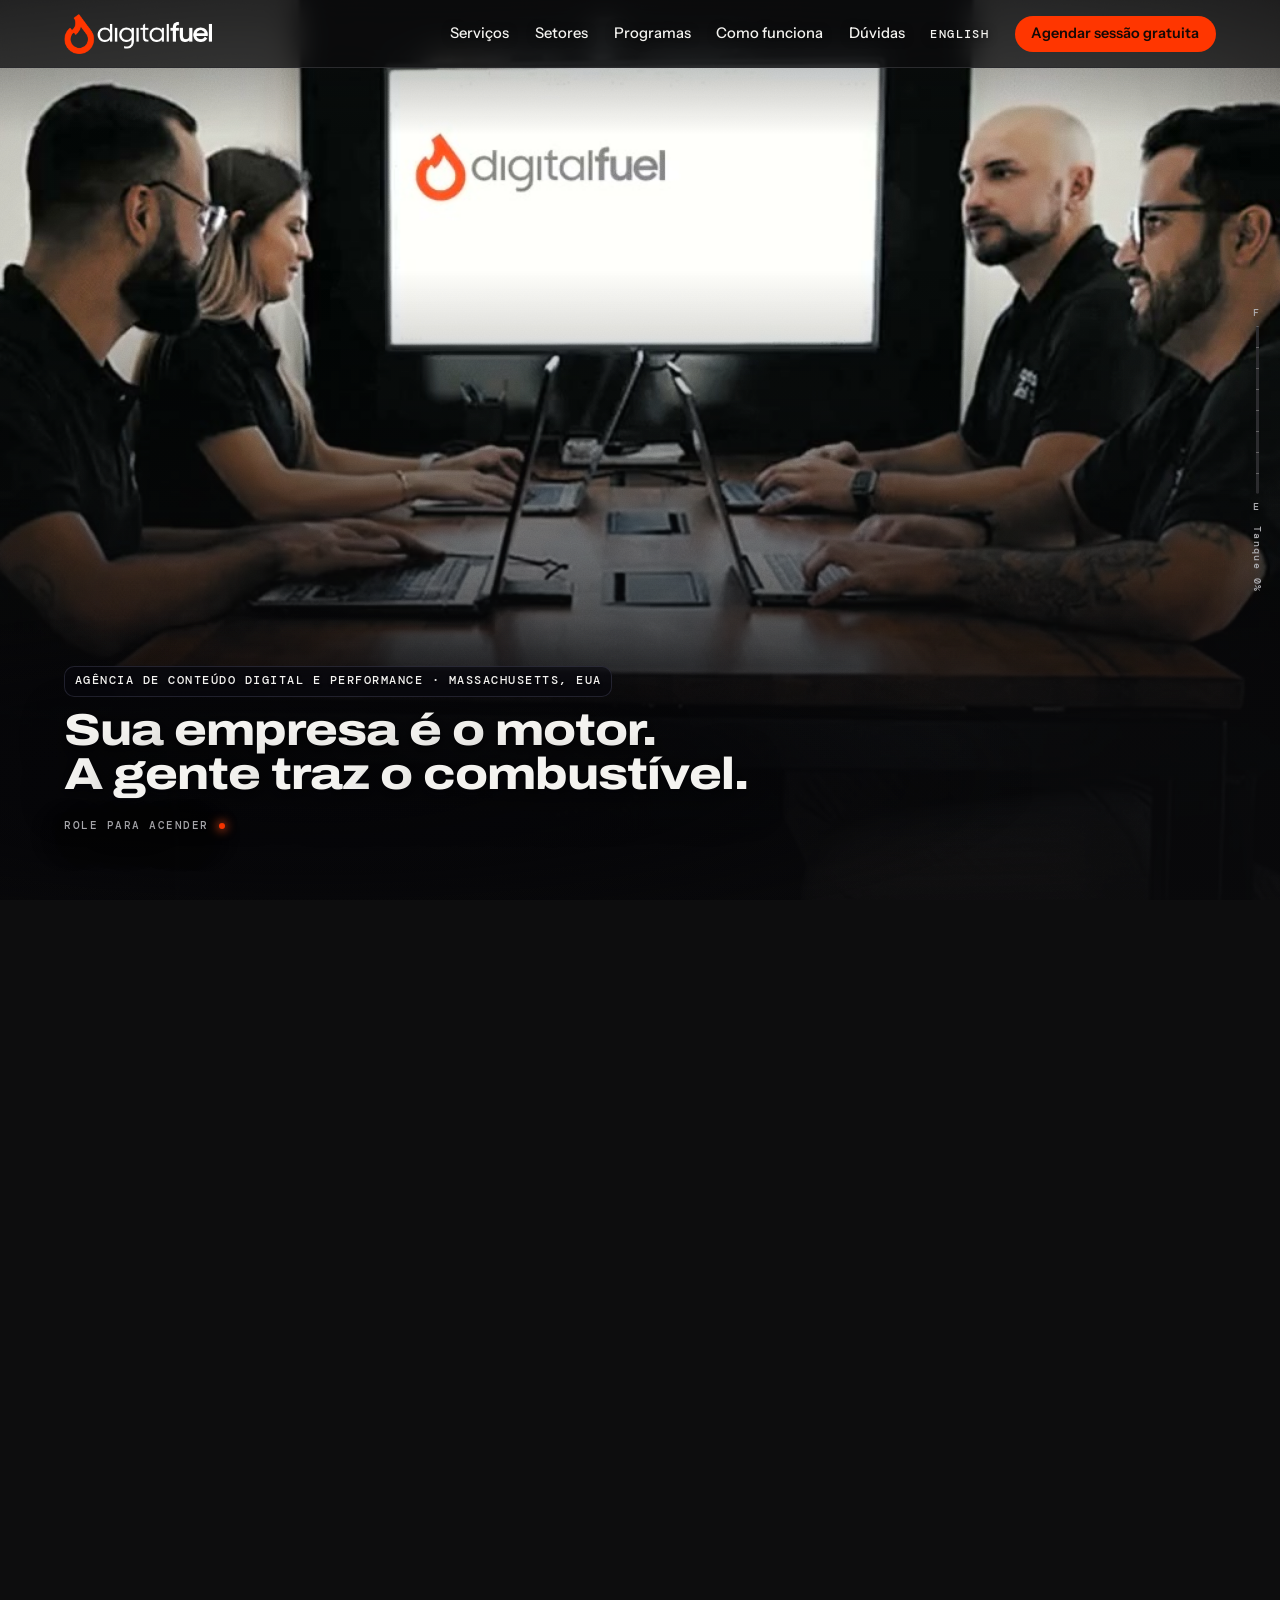
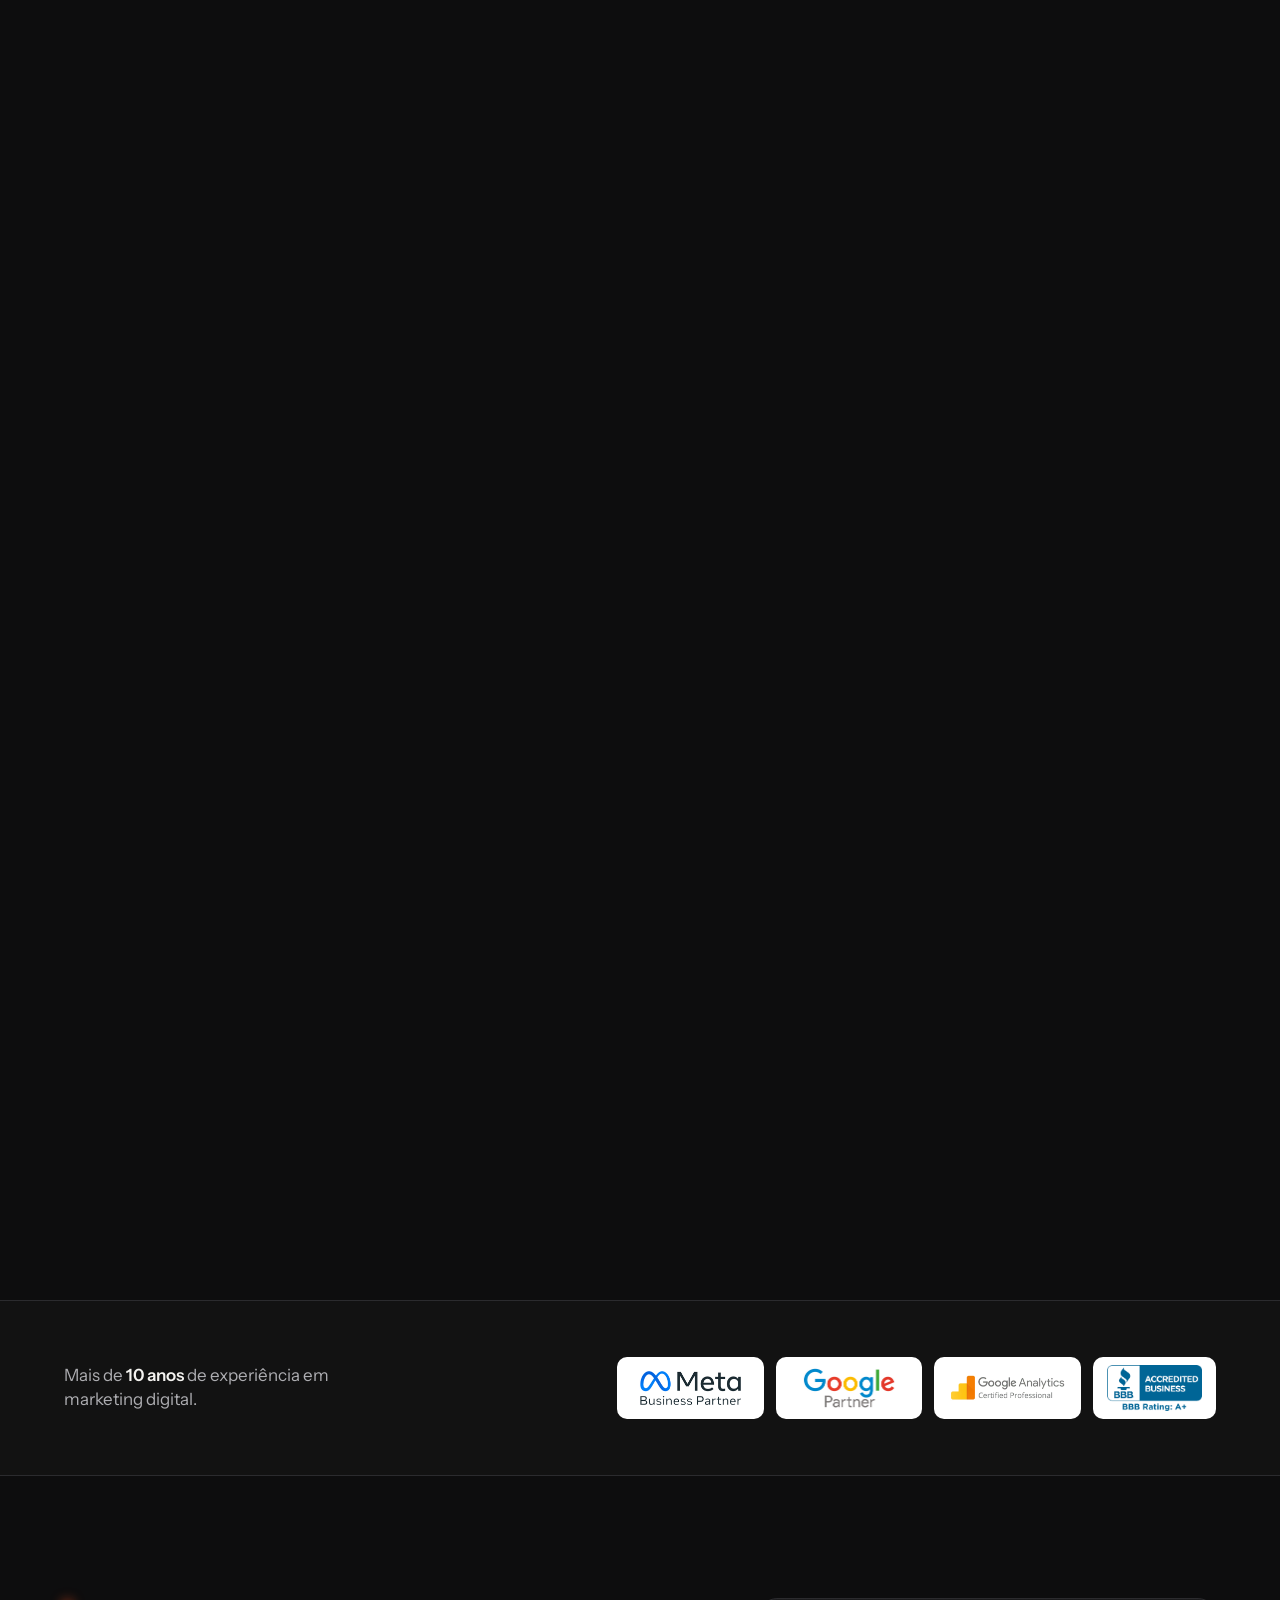
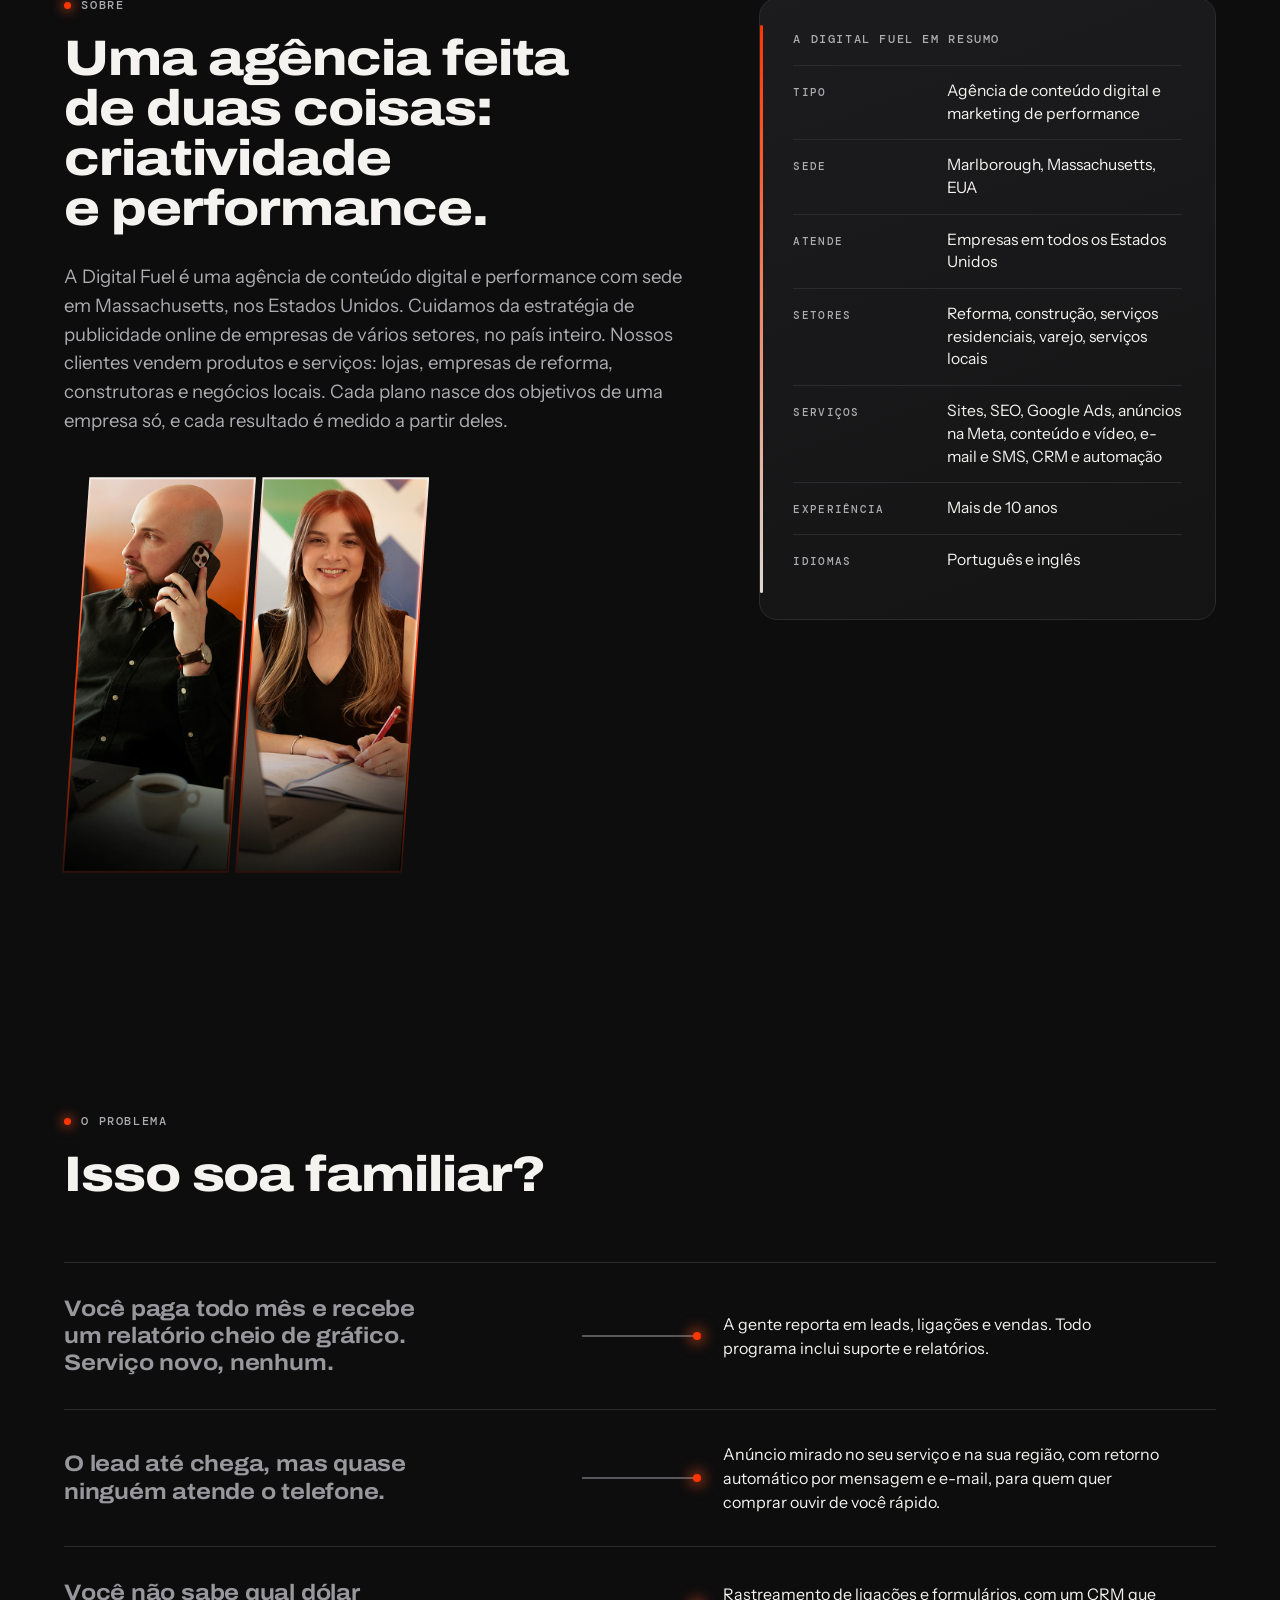
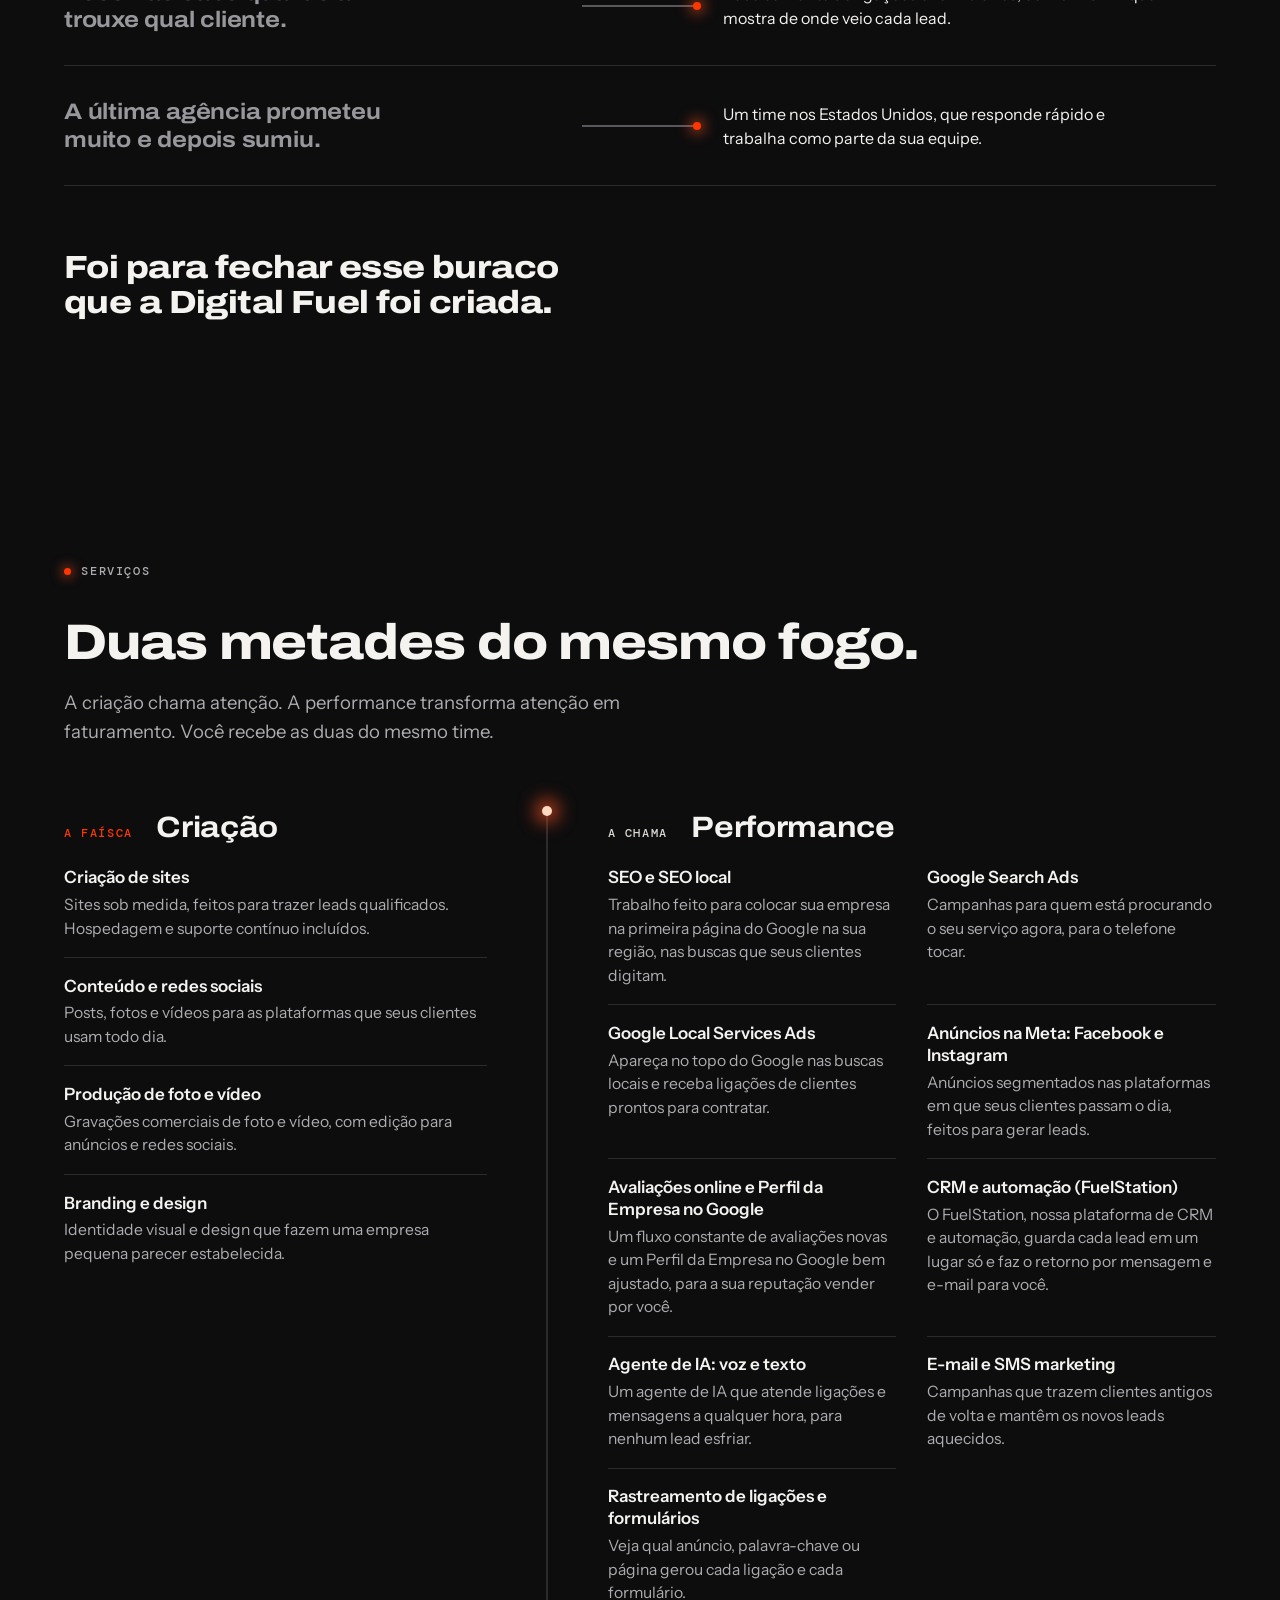
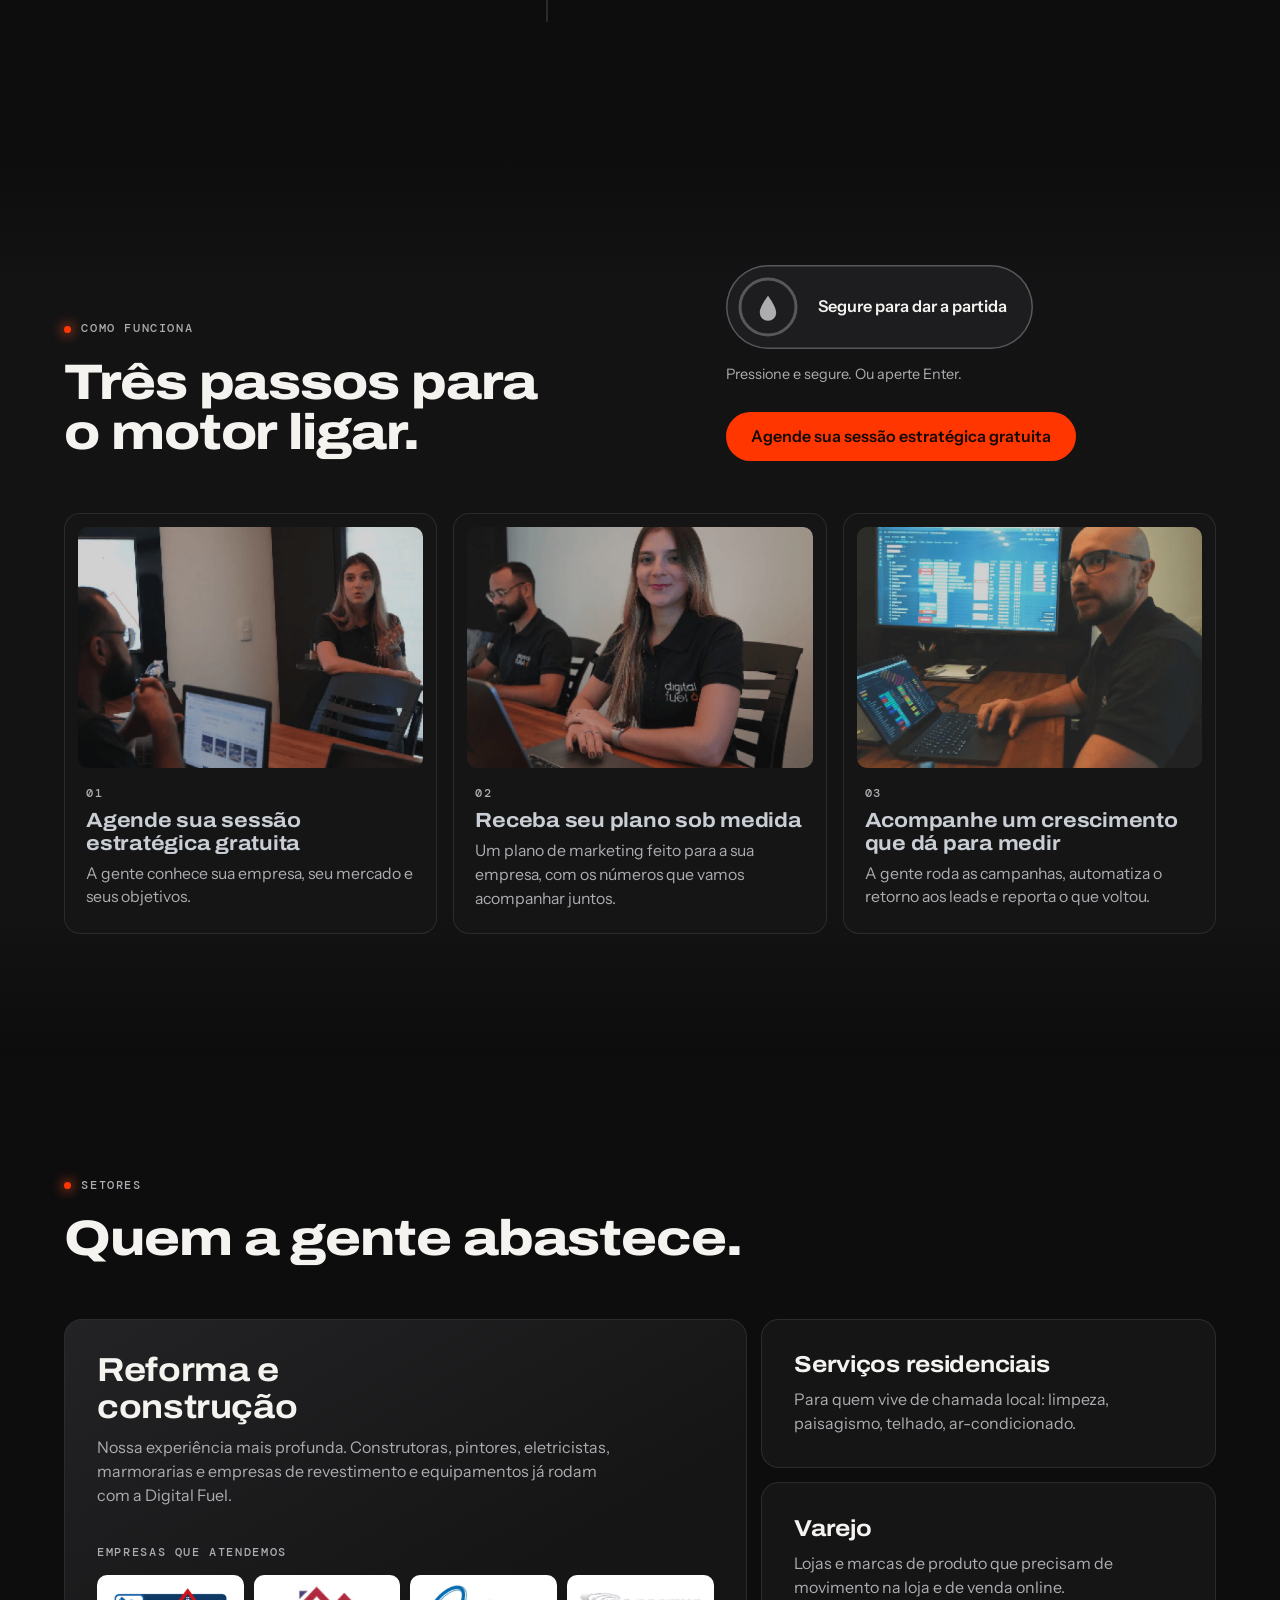
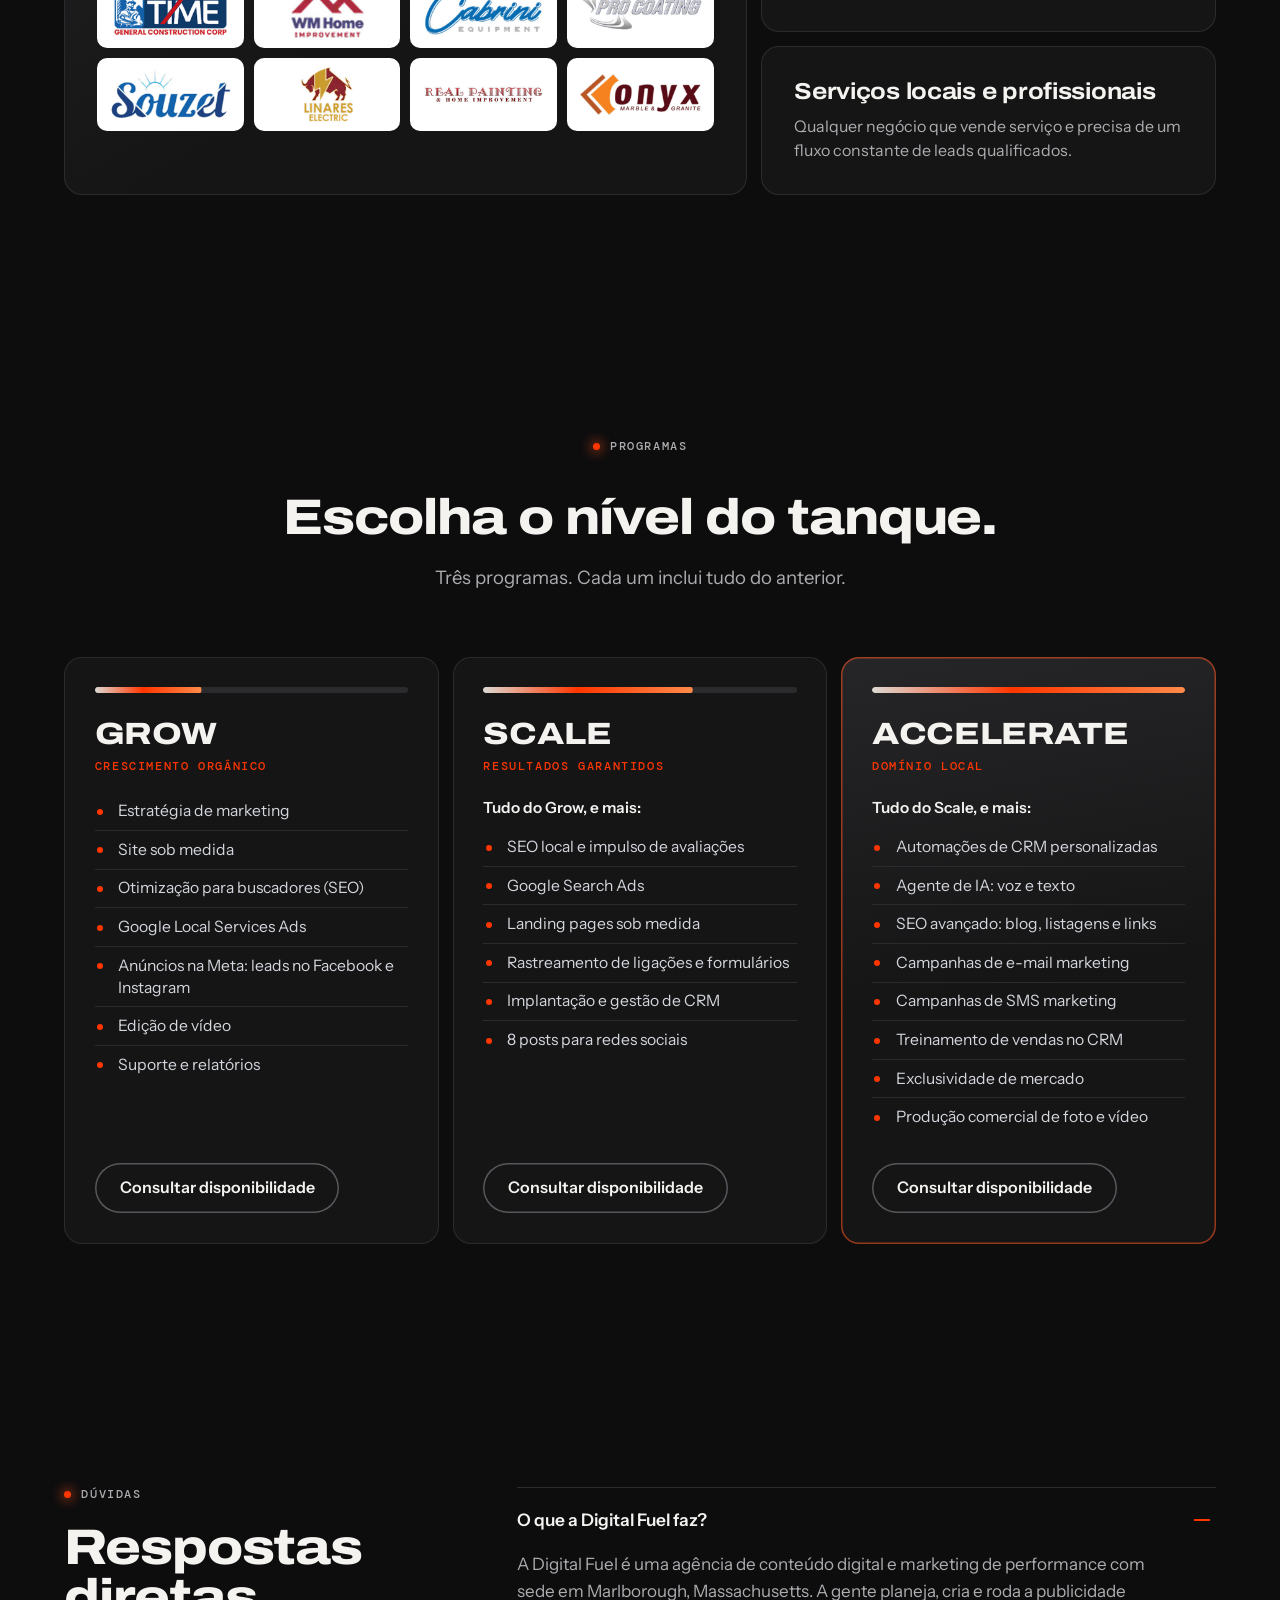
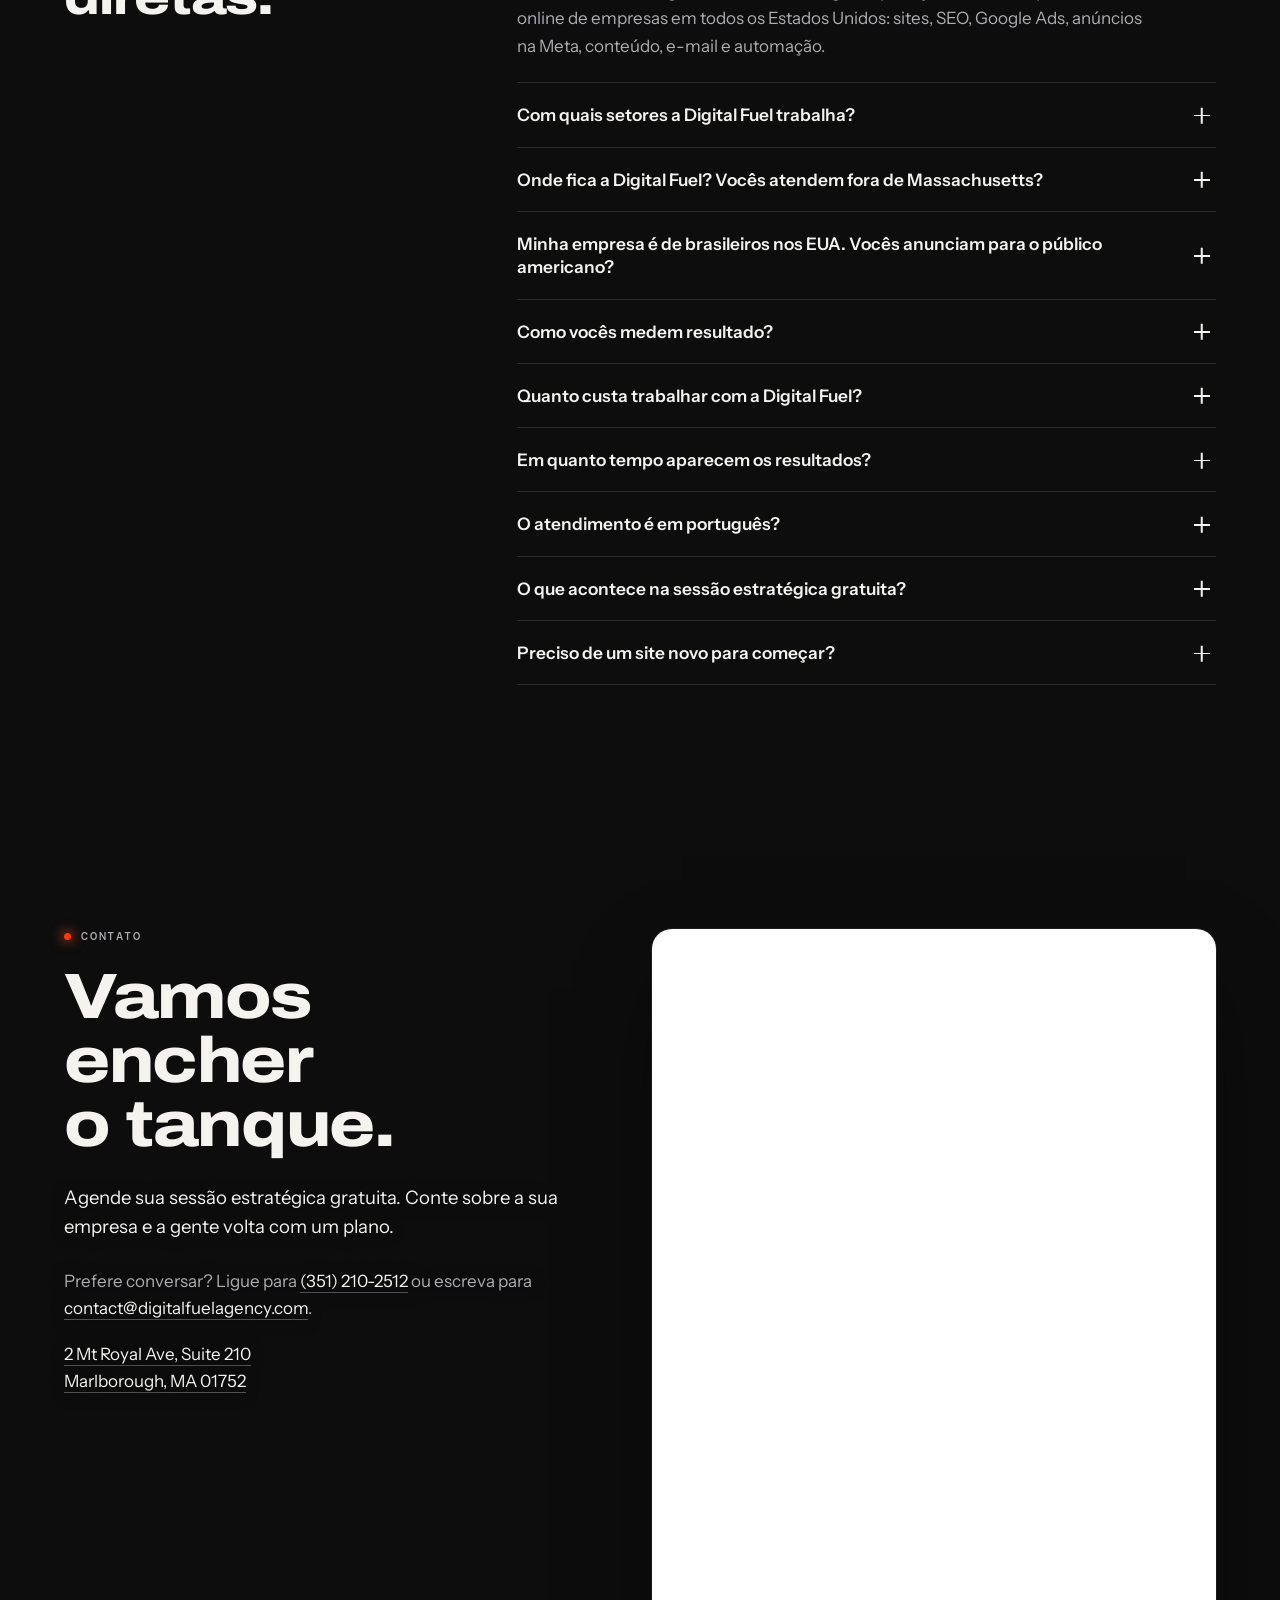
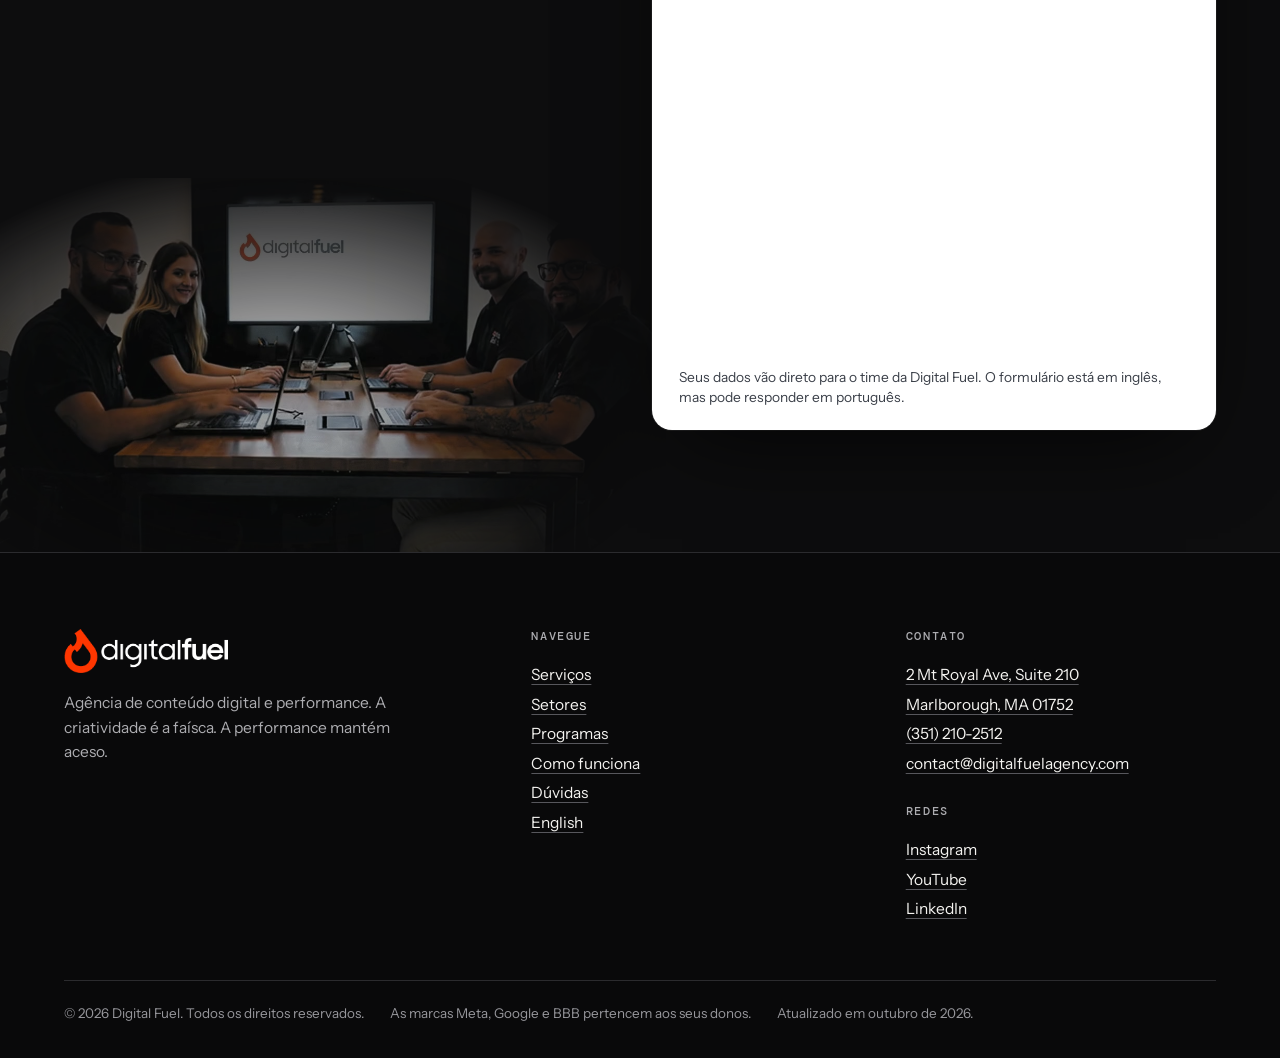
<file: site/site-3/pt-br/index.html>
<!doctype html>
<html lang="pt-BR" data-assets="../../assets/">
<head>
<meta charset="utf-8">
<meta name="viewport" content="width=device-width, initial-scale=1">
<title>Digital Fuel | Agência de Marketing Digital nos EUA</title>
<meta name="description" content="Agência de conteúdo digital e performance em Massachusetts. Sites, SEO, Google Ads, Meta e automação para empresas de brasileiros nos EUA. Sessão gratuita.">
<meta name="robots" content="noindex, follow">
<meta name="theme-color" content="#0d0d0e">
<meta name="color-scheme" content="dark">
<meta name="geo.region" content="US-MA">
<meta name="geo.placename" content="Marlborough">
<!-- DEPLOY STEP: confirme o domínio do ar. canonical, hreflang, og:url, og:image, sitemap.xml, robots.txt e llms.txt usam https://digitalfuelagency.com -->
<link rel="canonical" href="https://digitalfuelagency.com/site-3/pt-br/">
<link rel="alternate" hreflang="en" href="https://digitalfuelagency.com/site-3/">
<link rel="alternate" hreflang="pt-BR" href="https://digitalfuelagency.com/site-3/pt-br/">
<link rel="alternate" hreflang="x-default" href="https://digitalfuelagency.com/site-3/">
<meta property="og:type" content="website">
<meta property="og:site_name" content="Digital Fuel">
<meta property="og:title" content="Digital Fuel | Agência de Marketing Digital nos EUA">
<meta property="og:description" content="Agência de conteúdo digital e performance em Massachusetts. Sites, SEO, Google Ads, Meta e automação para empresas de brasileiros nos EUA. Sessão gratuita.">
<meta property="og:url" content="https://digitalfuelagency.com/site-3/pt-br/">
<meta property="og:image" content="https://digitalfuelagency.com/assets/og-digital-fuel.jpg">
<meta property="og:image:width" content="1200">
<meta property="og:image:height" content="630">
<meta property="og:image:alt" content="Uma gota de combustível incandescente na fumaça escura, com o logotipo da Digital Fuel">
<meta property="og:locale" content="pt_BR">
<meta property="og:locale:alternate" content="en_US">
<meta name="twitter:card" content="summary_large_image">
<meta name="twitter:title" content="Digital Fuel | Agência de Marketing Digital nos EUA">
<meta name="twitter:description" content="Agência de conteúdo digital e performance em Massachusetts. Sites, SEO, Google Ads, Meta e automação para empresas de brasileiros nos EUA. Sessão gratuita.">
<meta name="twitter:image" content="https://digitalfuelagency.com/assets/og-digital-fuel.jpg">
<link rel="icon" type="image/png" href="../../assets/favicon.png">
<link rel="apple-touch-icon" href="../../assets/apple-touch-icon.png">
<script>(function(){var d=document.documentElement,G=["(max-width: 720px)","(orientation: portrait) and (max-width: 1024px)","(orientation: portrait) and (pointer: coarse)","(orientation: landscape) and (pointer: coarse) and (max-height: 560px)","(prefers-reduced-motion: reduce)"],s=false,i;window.__GATES=G;for(i=0;i<G.length;i++){if(window.matchMedia(G[i]).matches){s=true;break}}d.className+=" js "+(s?"static":"scrub")})()</script>
<link rel="preload" as="image" href="../../assets/team-film-poster.jpg" fetchpriority="high">
<link rel="preconnect" href="https://fonts.googleapis.com">
<link rel="preconnect" href="https://fonts.gstatic.com" crossorigin>
<link rel="stylesheet" href="https://fonts.googleapis.com/css2?family=Archivo:wdth,wght@112..125,700..800&amp;family=DM+Mono:wght@400;500&amp;family=Instrument+Sans:wght@400;500;600&amp;display=swap">
<link rel="stylesheet" href="../../assets/site.css">
<link rel="stylesheet" href="../../assets/site3.css">
<script type="application/ld+json">{"@context":"https://schema.org","@graph":[{"@type":["ProfessionalService","LocalBusiness"],"@id":"https://digitalfuelagency.com/#organization","name":"Digital Fuel","alternateName":"Digital Fuel Agency","url":"https://digitalfuelagency.com/","logo":"https://digitalfuelagency.com/assets/logo-digital-fuel.png","image":"https://digitalfuelagency.com/assets/og-digital-fuel.jpg","description":"A Digital Fuel é uma agência de conteúdo digital e marketing de performance com sede em Marlborough, Massachusetts. Planeja, cria e roda a publicidade online de empresas em todos os Estados Unidos, com experiência mais profunda em reforma e construção.","slogan":"A criatividade é a faísca. A performance mantém aceso.","telephone":"+1-351-210-2512","email":"contact@digitalfuelagency.com","address":{"@type":"PostalAddress","streetAddress":"2 Mt Royal Ave, Suite 210","addressLocality":"Marlborough","addressRegion":"MA","postalCode":"01752","addressCountry":"US"},"hasMap":"https://maps.app.goo.gl/HQXtMH3MMT9xS4z59","areaServed":{"@type":"Country","name":"United States"},"knowsLanguage":["en","pt-BR"],"knowsAbout":["Digital marketing","Performance marketing","Lead generation","Search engine optimization","Local SEO","Google Ads","Google Local Services Ads","Meta ads","Web design","Content marketing","Marketing automation","CRM","Home renovation marketing","Construction marketing"],"sameAs":["https://www.instagram.com/digitalfuelagency/","https://www.youtube.com/@digitalfuelagency","https://www.linkedin.com/company/digital-fuel-agency"],"hasOfferCatalog":{"@type":"OfferCatalog","name":"Serviços de marketing digital","itemListElement":[{"@type":"Offer","itemOffered":{"@type":"Service","name":"Criação de sites","description":"Sites sob medida, feitos para trazer leads qualificados. Hospedagem e suporte contínuo incluídos.","provider":{"@id":"https://digitalfuelagency.com/#organization"},"areaServed":{"@type":"Country","name":"United States"}}},{"@type":"Offer","itemOffered":{"@type":"Service","name":"Conteúdo e redes sociais","description":"Posts, fotos e vídeos para as plataformas que seus clientes usam todo dia.","provider":{"@id":"https://digitalfuelagency.com/#organization"},"areaServed":{"@type":"Country","name":"United States"}}},{"@type":"Offer","itemOffered":{"@type":"Service","name":"Produção de foto e vídeo","description":"Gravações comerciais de foto e vídeo, com edição para anúncios e redes sociais.","provider":{"@id":"https://digitalfuelagency.com/#organization"},"areaServed":{"@type":"Country","name":"United States"}}},{"@type":"Offer","itemOffered":{"@type":"Service","name":"Branding e design","description":"Identidade visual e design que fazem uma empresa pequena parecer estabelecida.","provider":{"@id":"https://digitalfuelagency.com/#organization"},"areaServed":{"@type":"Country","name":"United States"}}},{"@type":"Offer","itemOffered":{"@type":"Service","name":"SEO e SEO local","description":"Trabalho feito para colocar sua empresa na primeira página do Google na sua região, nas buscas que seus clientes digitam.","provider":{"@id":"https://digitalfuelagency.com/#organization"},"areaServed":{"@type":"Country","name":"United States"}}},{"@type":"Offer","itemOffered":{"@type":"Service","name":"Google Search Ads","description":"Campanhas para quem está procurando o seu serviço agora, para o telefone tocar.","provider":{"@id":"https://digitalfuelagency.com/#organization"},"areaServed":{"@type":"Country","name":"United States"}}},{"@type":"Offer","itemOffered":{"@type":"Service","name":"Google Local Services Ads","description":"Apareça no topo do Google nas buscas locais e receba ligações de clientes prontos para contratar.","provider":{"@id":"https://digitalfuelagency.com/#organization"},"areaServed":{"@type":"Country","name":"United States"}}},{"@type":"Offer","itemOffered":{"@type":"Service","name":"Anúncios na Meta: Facebook e Instagram","description":"Anúncios segmentados nas plataformas em que seus clientes passam o dia, feitos para gerar leads.","provider":{"@id":"https://digitalfuelagency.com/#organization"},"areaServed":{"@type":"Country","name":"United States"}}},{"@type":"Offer","itemOffered":{"@type":"Service","name":"Avaliações online e Perfil da Empresa no Google","description":"Um fluxo constante de avaliações novas e um Perfil da Empresa no Google bem ajustado, para a sua reputação vender por você.","provider":{"@id":"https://digitalfuelagency.com/#organization"},"areaServed":{"@type":"Country","name":"United States"}}},{"@type":"Offer","itemOffered":{"@type":"Service","name":"CRM e automação (FuelStation)","description":"O FuelStation, nossa plataforma de CRM e automação, guarda cada lead em um lugar só e faz o retorno por mensagem e e-mail para você.","provider":{"@id":"https://digitalfuelagency.com/#organization"},"areaServed":{"@type":"Country","name":"United States"}}},{"@type":"Offer","itemOffered":{"@type":"Service","name":"Agente de IA: voz e texto","description":"Um agente de IA que atende ligações e mensagens a qualquer hora, para nenhum lead esfriar.","provider":{"@id":"https://digitalfuelagency.com/#organization"},"areaServed":{"@type":"Country","name":"United States"}}},{"@type":"Offer","itemOffered":{"@type":"Service","name":"E-mail e SMS marketing","description":"Campanhas que trazem clientes antigos de volta e mantêm os novos leads aquecidos.","provider":{"@id":"https://digitalfuelagency.com/#organization"},"areaServed":{"@type":"Country","name":"United States"}}},{"@type":"Offer","itemOffered":{"@type":"Service","name":"Rastreamento de ligações e formulários","description":"Veja qual anúncio, palavra-chave ou página gerou cada ligação e cada formulário.","provider":{"@id":"https://digitalfuelagency.com/#organization"},"areaServed":{"@type":"Country","name":"United States"}}}]}},{"@type":"WebSite","@id":"https://digitalfuelagency.com/#website","url":"https://digitalfuelagency.com/","name":"Digital Fuel","inLanguage":["en","pt-BR"],"publisher":{"@id":"https://digitalfuelagency.com/#organization"}},{"@type":"WebPage","@id":"https://digitalfuelagency.com/site-3/pt-br/#webpage","url":"https://digitalfuelagency.com/site-3/pt-br/","name":"Digital Fuel | Agência de Marketing Digital nos EUA","description":"Agência de conteúdo digital e performance em Massachusetts. Sites, SEO, Google Ads, Meta e automação para empresas de brasileiros nos EUA. Sessão gratuita.","inLanguage":"pt-BR","isPartOf":{"@id":"https://digitalfuelagency.com/#website"},"about":{"@id":"https://digitalfuelagency.com/#organization"},"dateModified":"2026-10-12","primaryImageOfPage":{"@type":"ImageObject","url":"https://digitalfuelagency.com/assets/og-digital-fuel.jpg","width":1200,"height":630}},{"@type":"FAQPage","@id":"https://digitalfuelagency.com/site-3/pt-br/#faq","inLanguage":"pt-BR","isPartOf":{"@id":"https://digitalfuelagency.com/site-3/pt-br/#webpage"},"mainEntity":[{"@type":"Question","name":"O que a Digital Fuel faz?","acceptedAnswer":{"@type":"Answer","text":"A Digital Fuel é uma agência de conteúdo digital e marketing de performance com sede em Marlborough, Massachusetts. A gente planeja, cria e roda a publicidade online de empresas em todos os Estados Unidos: sites, SEO, Google Ads, anúncios na Meta, conteúdo, e-mail e automação."}},{"@type":"Question","name":"Com quais setores a Digital Fuel trabalha?","acceptedAnswer":{"@type":"Answer","text":"Trabalhamos com empresas que vendem produtos e serviços, e nossa experiência mais profunda é em reforma e construção. Entre os clientes estão construtoras, pintores, eletricistas, marmorarias e lojas."}},{"@type":"Question","name":"Onde fica a Digital Fuel? Vocês atendem fora de Massachusetts?","acceptedAnswer":{"@type":"Answer","text":"Nosso escritório fica na 2 Mt Royal Ave, Suite 210, Marlborough, MA 01752. Atendemos clientes em qualquer parte dos Estados Unidos."}},{"@type":"Question","name":"Minha empresa é de brasileiros nos EUA. Vocês anunciam para o público americano?","acceptedAnswer":{"@type":"Answer","text":"Sim. As campanhas são feitas em inglês, para o cliente americano da sua região, e todo o nosso contato com você pode ser em português."}},{"@type":"Question","name":"Como vocês medem resultado?","acceptedAnswer":{"@type":"Answer","text":"Medimos resultado em leads, ligações e vendas. Todo programa inclui suporte e relatórios, e os programas Scale e Accelerate somam rastreamento de ligações e formulários com um CRM, para você ver de onde veio cada lead."}},{"@type":"Question","name":"Quanto custa trabalhar com a Digital Fuel?","acceptedAnswer":{"@type":"Answer","text":"O valor depende do programa escolhido (Grow, Scale ou Accelerate) e do seu mercado. Você recebe o número exato na sessão estratégica gratuita, antes de assumir qualquer compromisso."}},{"@type":"Question","name":"Em quanto tempo aparecem os resultados?","acceptedAnswer":{"@type":"Answer","text":"Google Ads e Local Services Ads podem começar a trazer ligações poucos dias depois de entrarem no ar. SEO leva mais tempo, em geral alguns meses, e continua trabalhando depois disso."}},{"@type":"Question","name":"O atendimento é em português?","acceptedAnswer":{"@type":"Answer","text":"Sim. Nosso time atende em português e em inglês, e este site existe nos dois idiomas."}},{"@type":"Question","name":"O que acontece na sessão estratégica gratuita?","acceptedAnswer":{"@type":"Answer","text":"A gente conhece sua empresa, seu mercado e seus objetivos, e mostra um plano feito para o seu negócio. A sessão é gratuita e quem decide o próximo passo é você."}},{"@type":"Question","name":"Preciso de um site novo para começar?","acceptedAnswer":{"@type":"Answer","text":"Todo programa inclui um site sob medida, feito para gerar leads, com hospedagem e suporte contínuo."}}]}]}</script>
</head>
<body>
<a class="skip" href="#main">Pular para o conteúdo</a>
<div class="ambient" aria-hidden="true"></div>
<div class="gauge" aria-hidden="true"><span class="gauge__f">F</span><span class="gauge__track"><i class="gauge__fill"></i></span><span class="gauge__e">E</span><span class="gauge__read" data-label="Tanque">Tanque 0%</span></div>

<header class="nav">
  <a class="nav__brand" href="./" aria-label="Digital Fuel, início"><img src="../../assets/logo-digital-fuel.png" alt="Digital Fuel" width="470" height="127"></a>
  <nav class="nav__links" id="nav-links" aria-label="Principal">
    <a href="#services">Serviços</a>
    <a href="#industries">Setores</a>
    <a href="#programs">Programas</a>
    <a href="#how">Como funciona</a>
    <a href="#faq">Dúvidas</a>
    <a class="nav__alt" href="../" hreflang="en" lang="en">English</a>
  </nav>
  <a class="nav__lang" href="../" hreflang="en" lang="en" data-short="EN">English</a>
  <a class="btn btn--sm" href="#contact" data-short="Sessão grátis">Agendar sessão gratuita</a>
  <button class="nav__toggle" type="button" aria-expanded="false" aria-controls="nav-links" aria-label="Menu"><span></span><span></span></button>
</header>

<main id="main" tabindex="-1">

  <section class="hero hero--film" id="top" aria-label="Apresentação">
    <div class="stage">
      <div class="poster" role="img" aria-label="Quatro integrantes do time da Digital Fuel trabalhando em notebooks em volta de uma mesa de reunião"></div>
      <video class="scene" data-src="team-film.mp4" data-poster="team-film-poster.jpg" preload="none" muted playsinline disablepictureinpicture aria-hidden="true" tabindex="-1"></video>
      <div class="scrim" aria-hidden="true"></div>
      <div class="bands">
        <div class="band band--1" data-a="0" data-b="0.24" data-fx="drift">
          <h1><span class="kicker chip">Agência de conteúdo digital e performance · Massachusetts, EUA</span> <span class="display split">Sua empresa é o motor. A gente traz o combustível.</span></h1>
          <p class="cue" aria-hidden="true">Role para acender</p>
        </div>
        <div class="band band--2" data-a="0.26" data-b="0.49" data-fx="drift">
          <p class="display split">Primeiro, a faísca.</p>
          <p class="band__sub">Criação que faz a pessoa parar. Site, conteúdo, vídeo e anúncio.</p>
        </div>
        <div class="band band--3" data-a="0.51" data-b="0.74" data-fx="rise">
          <p class="display split">Depois, a chama firme.</p>
          <p class="band__sub">Performance que dá para contar. Ligações, formulários e serviços fechados.</p>
        </div>
        <div class="band band--4" data-a="0.76" data-b="1" data-fx="rise">
          <p class="display split">Criatividade e performance, no mesmo time.</p>
          <p class="band__sub">A Digital Fuel planeja, cria e roda a sua publicidade online, e mostra o que cada dólar trouxe de volta.</p>
          <p class="band__cta"><a class="btn" href="#contact">Agende sua sessão estratégica gratuita</a> <a class="link" href="#how">Veja como funciona</a></p>
        </div>
      </div>
    </div>
  </section>

  <section class="trust" aria-label="Experiência e certificações">
    <div class="wrap trust__row" data-reveal>
      <p class="trust__stat">Mais de <b>10 anos</b> de experiência em marketing digital.</p>
      <ul class="badges">
        <li><img src="../../assets/badges/meta-business-partner.jpg" alt="Selo Meta Business Partner" width="474" height="184" loading="lazy" decoding="async"></li>
        <li><img src="../../assets/badges/google-partner.jpg" alt="Selo Google Partner" width="474" height="184" loading="lazy" decoding="async"></li>
        <li><img src="../../assets/badges/google-analytics-certified.jpg" alt="Selo Google Analytics Certified Professional" width="474" height="184" loading="lazy" decoding="async"></li>
        <li><img src="../../assets/badges/bbb-accredited-a-plus.png" alt="BBB Accredited Business, nota A+" width="500" height="242" loading="lazy" decoding="async"></li>
      </ul>
    </div>
  </section>

  <section class="sec about about--duo" id="about">
    <div class="wrap about__grid">
      <div data-reveal>
        <p class="eyebrow mono">Sobre</p>
        <h2>Uma agência feita de duas coisas: criatividade e performance.</h2>
        <p class="lede">A Digital Fuel é uma agência de conteúdo digital e performance com sede em Massachusetts, nos Estados Unidos. Cuidamos da estratégia de publicidade online de empresas de vários setores, no país inteiro. Nossos clientes vendem produtos e serviços: lojas, empresas de reforma, construtoras e negócios locais. Cada plano nasce dos objetivos de uma empresa só, e cada resultado é medido a partir deles.</p>
        <figure class="duo"><span class="portrait"><img src="../../assets/team-call.jpg" alt="Integrante do time da Digital Fuel em uma ligação" width="497" height="1024" loading="lazy" decoding="async"></span><span class="portrait"><img src="../../assets/team-plan.jpg" alt="Integrante do time da Digital Fuel sorrindo e fazendo anotações" width="497" height="1024" loading="lazy" decoding="async"></span></figure>
      </div>
      <aside class="spec" aria-labelledby="spec-title" data-reveal>
        <h3 id="spec-title">A Digital Fuel em resumo</h3>
        <dl>
          <div><dt>Tipo</dt><dd>Agência de conteúdo digital e marketing de performance</dd></div>
          <div><dt>Sede</dt><dd>Marlborough, Massachusetts, EUA</dd></div>
          <div><dt>Atende</dt><dd>Empresas em todos os Estados Unidos</dd></div>
          <div><dt>Setores</dt><dd>Reforma, construção, serviços residenciais, varejo, serviços locais</dd></div>
          <div><dt>Serviços</dt><dd>Sites, SEO, Google Ads, anúncios na Meta, conteúdo e vídeo, e-mail e SMS, CRM e automação</dd></div>
          <div><dt>Experiência</dt><dd>Mais de 10 anos</dd></div>
          <div><dt>Idiomas</dt><dd>Português e inglês</dd></div>
        </dl>
      </aside>
    </div>
  </section>

  <section class="sec pains" id="why">
    <div class="wrap">
      <div data-reveal>
        <p class="eyebrow mono">O problema</p>
        <h2>Isso soa familiar?</h2>
      </div>
      <ol class="pairs">
        <li class="pair" data-reveal><p class="pain">Você paga todo mês e recebe um relatório cheio de gráfico. Serviço novo, nenhum.</p><span class="pair__link" aria-hidden="true"></span><p class="fix">A gente reporta em leads, ligações e vendas. Todo programa inclui suporte e relatórios.</p></li>
        <li class="pair" data-reveal><p class="pain">O lead até chega, mas quase ninguém atende o telefone.</p><span class="pair__link" aria-hidden="true"></span><p class="fix">Anúncio mirado no seu serviço e na sua região, com retorno automático por mensagem e e-mail, para quem quer comprar ouvir de você rápido.</p></li>
        <li class="pair" data-reveal><p class="pain">Você não sabe qual dólar trouxe qual cliente.</p><span class="pair__link" aria-hidden="true"></span><p class="fix">Rastreamento de ligações e formulários, com um CRM que mostra de onde veio cada lead.</p></li>
        <li class="pair" data-reveal><p class="pain">A última agência prometeu muito e depois sumiu.</p><span class="pair__link" aria-hidden="true"></span><p class="fix">Um time nos Estados Unidos, que responde rápido e trabalha como parte da sua equipe.</p></li>
      </ol>
      <div data-reveal><p class="closer">Foi para fechar esse buraco que a Digital Fuel foi criada.</p></div>
    </div>
  </section>

  <section class="sec services services--team" id="services">
    <div class="wrap">
      <header class="sec__head" data-reveal>
        <p class="eyebrow mono">Serviços</p>
        <h2>Duas metades do mesmo fogo.</h2>
        <p class="lede">A criação chama atenção. A performance transforma atenção em faturamento. Você recebe as duas do mesmo time.</p>
      </header>
      <div class="halves">
        <div class="half half--spark" data-reveal>
          <h3 class="half__title"><span class="mono">A faísca</span> Criação</h3>
          <ul class="svc">
            <li><h4>Criação de sites</h4><p>Sites sob medida, feitos para trazer leads qualificados. Hospedagem e suporte contínuo incluídos.</p></li>
            <li><h4>Conteúdo e redes sociais</h4><p>Posts, fotos e vídeos para as plataformas que seus clientes usam todo dia.</p></li>
            <li><h4>Produção de foto e vídeo</h4><p>Gravações comerciais de foto e vídeo, com edição para anúncios e redes sociais.</p></li>
            <li><h4>Branding e design</h4><p>Identidade visual e design que fazem uma empresa pequena parecer estabelecida.</p></li>
          </ul>
        </div>
        <div class="fuse" aria-hidden="true"><i></i><b></b></div>
        <div class="half half--flame" data-reveal>
          <h3 class="half__title"><span class="mono">A chama</span> Performance</h3>
          <ul class="svc">
            <li><h4>SEO e SEO local</h4><p>Trabalho feito para colocar sua empresa na primeira página do Google na sua região, nas buscas que seus clientes digitam.</p></li>
            <li><h4>Google Search Ads</h4><p>Campanhas para quem está procurando o seu serviço agora, para o telefone tocar.</p></li>
            <li><h4>Google Local Services Ads</h4><p>Apareça no topo do Google nas buscas locais e receba ligações de clientes prontos para contratar.</p></li>
            <li><h4>Anúncios na Meta: Facebook e Instagram</h4><p>Anúncios segmentados nas plataformas em que seus clientes passam o dia, feitos para gerar leads.</p></li>
            <li><h4>Avaliações online e Perfil da Empresa no Google</h4><p>Um fluxo constante de avaliações novas e um Perfil da Empresa no Google bem ajustado, para a sua reputação vender por você.</p></li>
            <li><h4>CRM e automação (FuelStation)</h4><p>O FuelStation, nossa plataforma de CRM e automação, guarda cada lead em um lugar só e faz o retorno por mensagem e e-mail para você.</p></li>
            <li><h4>Agente de IA: voz e texto</h4><p>Um agente de IA que atende ligações e mensagens a qualquer hora, para nenhum lead esfriar.</p></li>
            <li><h4>E-mail e SMS marketing</h4><p>Campanhas que trazem clientes antigos de volta e mantêm os novos leads aquecidos.</p></li>
            <li><h4>Rastreamento de ligações e formulários</h4><p>Veja qual anúncio, palavra-chave ou página gerou cada ligação e cada formulário.</p></li>
          </ul>
        </div>
      </div>
    </div>
  </section>

  <section class="sec how how--team" id="how">
    <div class="wrap how__grid">
      <div class="how__intro" data-reveal>
        <div>
          <p class="eyebrow mono">Como funciona</p>
          <h2>Três passos para o motor ligar.</h2>
        </div>
        <div>
        <button class="ignite" type="button" aria-pressed="false" data-idle="Segure para dar a partida" data-done="Motor ligado.">
          <span class="ignite__ring" aria-hidden="true"><svg viewBox="0 0 64 64"><circle class="trk" cx="32" cy="32" r="28"/><circle class="prg" cx="32" cy="32" r="28"/><path class="drop" d="M32 17c0 0-10 13-10 20.500a10 10 0 0 0 20 0C42 30 32 17 32 17z"/></svg></span>
          <span class="ignite__label">Segure para dar a partida</span>
        </button>
        <p class="ignite__hint">Pressione e segure. <span class="kbd">Ou aperte Enter.</span></p>
        <p class="ignite__status vh" role="status" aria-live="polite"></p>
        <p class="how__cta"><a class="btn" href="#contact">Agende sua sessão estratégica gratuita</a></p>
        </div>
      </div>
      <ol class="steps steps--photo" data-reveal>
        <li class="step"><figure class="step__ph"><img src="../../assets/team-step-1.jpg" alt="Dois integrantes do time da Digital Fuel em uma conversa de estratégia" width="491" height="343" loading="lazy" decoding="async"></figure><span class="step__n mono">01</span><h3>Agende sua sessão estratégica gratuita</h3><p>A gente conhece sua empresa, seu mercado e seus objetivos.</p></li>
        <li class="step"><figure class="step__ph"><img src="../../assets/team-step-2.jpg" alt="Integrante do time da Digital Fuel sorrindo diante do notebook em uma sessão de planejamento" width="491" height="343" loading="lazy" decoding="async"></figure><span class="step__n mono">02</span><h3>Receba seu plano sob medida</h3><p>Um plano de marketing feito para a sua empresa, com os números que vamos acompanhar juntos.</p></li>
        <li class="step"><figure class="step__ph"><img src="../../assets/team-step-3.jpg" alt="Integrante do time da Digital Fuel analisando painéis de campanha em duas telas" width="491" height="343" loading="lazy" decoding="async"></figure><span class="step__n mono">03</span><h3>Acompanhe um crescimento que dá para medir</h3><p>A gente roda as campanhas, automatiza o retorno aos leads e reporta o que voltou.</p></li>
      </ol>
    </div>
  </section>

  <section class="sec industries" id="industries">
    <div class="wrap">
      <div data-reveal>
        <p class="eyebrow mono">Setores</p>
        <h2>Quem a gente abastece.</h2>
      </div>
      <div class="bento" data-reveal>
        <article class="tile tile--feature">
          <h3>Reforma e construção</h3>
          <p>Nossa experiência mais profunda. Construtoras, pintores, eletricistas, marmorarias e empresas de revestimento e equipamentos já rodam com a Digital Fuel.</p>
          <span class="mono">Empresas que atendemos</span>
          <ul class="logos">
            <li><img src="../../assets/clients/time-general-construction.jpg" alt="Logotipo da Time General Construction" width="422" height="198" loading="lazy" decoding="async"></li>
            <li><img src="../../assets/clients/wm-home-improvement.jpg" alt="Logotipo da WM Home Improvement" width="422" height="198" loading="lazy" decoding="async"></li>
            <li><img src="../../assets/clients/cabrini-equipment.jpg" alt="Logotipo da Cabrini Equipment" width="422" height="198" loading="lazy" decoding="async"></li>
            <li><img src="../../assets/clients/pro-coating.jpg" alt="Logotipo da Pro Coating" width="422" height="198" loading="lazy" decoding="async"></li>
            <li><img src="../../assets/clients/souzet.jpg" alt="Logotipo da Souzet" width="422" height="198" loading="lazy" decoding="async"></li>
            <li><img src="../../assets/clients/linares-electric.jpg" alt="Logotipo da Linares Electric" width="422" height="198" loading="lazy" decoding="async"></li>
            <li><img src="../../assets/clients/real-painting-home-improvement.jpg" alt="Logotipo da Real Painting &amp; Home Improvement" width="422" height="198" loading="lazy" decoding="async"></li>
            <li><img src="../../assets/clients/onyx-marble-granite.jpg" alt="Logotipo da Onyx Marble &amp; Granite" width="422" height="198" loading="lazy" decoding="async"></li>
          </ul>
        </article>
        <article class="tile"><h3>Serviços residenciais</h3><p>Para quem vive de chamada local: limpeza, paisagismo, telhado, ar-condicionado.</p></article>
        <article class="tile"><h3>Varejo</h3><p>Lojas e marcas de produto que precisam de movimento na loja e de venda online.</p></article>
        <article class="tile"><h3>Serviços locais e profissionais</h3><p>Qualquer negócio que vende serviço e precisa de um fluxo constante de leads qualificados.</p></article>
      </div>
    </div>
  </section>

  <section class="sec programs" id="programs">
    <div class="wrap">
      <header class="sec__head" data-reveal>
        <p class="eyebrow mono">Programas</p>
        <h2>Escolha o nível do tanque.</h2>
        <p class="lede">Três programas. Cada um inclui tudo do anterior.</p>
      </header>
      <div class="tiers" data-reveal>
        <article class="tier" style="--level:0.34">
          <div class="tank" aria-hidden="true"><i></i></div>
          <h3>GROW</h3>
          <p class="tier__tag mono">Crescimento orgânico</p>
          <ul>
            <li>Estratégia de marketing</li>
            <li>Site sob medida</li>
            <li>Otimização para buscadores (SEO)</li>
            <li>Google Local Services Ads</li>
            <li>Anúncios na Meta: leads no Facebook e Instagram</li>
            <li>Edição de vídeo</li>
            <li>Suporte e relatórios</li>
          </ul>
          <a class="btn btn--ghost" href="#contact">Consultar disponibilidade</a>
        </article>
        <article class="tier" style="--level:0.67">
          <div class="tank" aria-hidden="true"><i></i></div>
          <h3>SCALE</h3>
          <p class="tier__tag mono">Resultados garantidos</p>
          <p class="tier__plus">Tudo do Grow, e mais:</p>
          <ul>
            <li>SEO local e impulso de avaliações</li>
            <li>Google Search Ads</li>
            <li>Landing pages sob medida</li>
            <li>Rastreamento de ligações e formulários</li>
            <li>Implantação e gestão de CRM</li>
            <li>8 posts para redes sociais</li>
          </ul>
          <a class="btn btn--ghost" href="#contact">Consultar disponibilidade</a>
        </article>
        <article class="tier tier--top" style="--level:1">
          <div class="tank" aria-hidden="true"><i></i></div>
          <h3>ACCELERATE</h3>
          <p class="tier__tag mono">Domínio local</p>
          <p class="tier__plus">Tudo do Scale, e mais:</p>
          <ul>
            <li>Automações de CRM personalizadas</li>
            <li>Agente de IA: voz e texto</li>
            <li>SEO avançado: blog, listagens e links</li>
            <li>Campanhas de e-mail marketing</li>
            <li>Campanhas de SMS marketing</li>
            <li>Treinamento de vendas no CRM</li>
            <li>Exclusividade de mercado</li>
            <li>Produção comercial de foto e vídeo</li>
          </ul>
          <a class="btn btn--ghost" href="#contact">Consultar disponibilidade</a>
        </article>
      </div>
    </div>
  </section>

  <section class="sec faq" id="faq">
    <div class="wrap faq__grid">
      <div data-reveal>
        <p class="eyebrow mono">Dúvidas</p>
        <h2>Respostas diretas.</h2>
      </div>
      <div class="faq__list" data-reveal>
        <details open><summary><h3>O que a Digital Fuel faz?</h3></summary><p>A Digital Fuel é uma agência de conteúdo digital e marketing de performance com sede em Marlborough, Massachusetts. A gente planeja, cria e roda a publicidade online de empresas em todos os Estados Unidos: sites, SEO, Google Ads, anúncios na Meta, conteúdo, e-mail e automação.</p></details>
        <details><summary><h3>Com quais setores a Digital Fuel trabalha?</h3></summary><p>Trabalhamos com empresas que vendem produtos e serviços, e nossa experiência mais profunda é em reforma e construção. Entre os clientes estão construtoras, pintores, eletricistas, marmorarias e lojas.</p></details>
        <details><summary><h3>Onde fica a Digital Fuel? Vocês atendem fora de Massachusetts?</h3></summary><p>Nosso escritório fica na 2 Mt Royal Ave, Suite 210, Marlborough, MA 01752. Atendemos clientes em qualquer parte dos Estados Unidos.</p></details>
        <details><summary><h3>Minha empresa é de brasileiros nos EUA. Vocês anunciam para o público americano?</h3></summary><p>Sim. As campanhas são feitas em inglês, para o cliente americano da sua região, e todo o nosso contato com você pode ser em português.</p></details>
        <details><summary><h3>Como vocês medem resultado?</h3></summary><p>Medimos resultado em leads, ligações e vendas. Todo programa inclui suporte e relatórios, e os programas Scale e Accelerate somam rastreamento de ligações e formulários com um CRM, para você ver de onde veio cada lead.</p></details>
        <details><summary><h3>Quanto custa trabalhar com a Digital Fuel?</h3></summary><p>O valor depende do programa escolhido (Grow, Scale ou Accelerate) e do seu mercado. Você recebe o número exato na sessão estratégica gratuita, antes de assumir qualquer compromisso.</p></details>
        <details><summary><h3>Em quanto tempo aparecem os resultados?</h3></summary><p>Google Ads e Local Services Ads podem começar a trazer ligações poucos dias depois de entrarem no ar. SEO leva mais tempo, em geral alguns meses, e continua trabalhando depois disso.</p></details>
        <details><summary><h3>O atendimento é em português?</h3></summary><p>Sim. Nosso time atende em português e em inglês, e este site existe nos dois idiomas.</p></details>
        <details><summary><h3>O que acontece na sessão estratégica gratuita?</h3></summary><p>A gente conhece sua empresa, seu mercado e seus objetivos, e mostra um plano feito para o seu negócio. A sessão é gratuita e quem decide o próximo passo é você.</p></details>
        <details><summary><h3>Preciso de um site novo para começar?</h3></summary><p>Todo programa inclui um site sob medida, feito para gerar leads, com hospedagem e suporte contínuo.</p></details>
      </div>
    </div>
  </section>

  <section class="sec contact contact--film" id="contact">
    <div class="contact__bg" aria-hidden="true"></div>
    <div class="wrap contact__grid">
      <div data-reveal>
        <p class="eyebrow mono">Contato</p>
        <h2>Vamos encher o tanque.</h2>
        <p class="lede">Agende sua sessão estratégica gratuita. Conte sobre a sua empresa e a gente volta com um plano.</p>
        <p class="contact__alt">Prefere conversar? Ligue para <a href="tel:+13512102512">(351) 210-2512</a> ou escreva para <a href="mailto:contact@digitalfuelagency.com">contact@digitalfuelagency.com</a>.</p>
        <address><a href="https://maps.app.goo.gl/HQXtMH3MMT9xS4z59" rel="noopener">2 Mt Royal Ave, Suite 210<br>Marlborough, MA 01752</a></address>
      </div>
      <div class="formcard" data-reveal>
        <iframe src="https://api.leadconnectorhq.com/widget/form/wYbvUMNeKti78OZ1AfbY" id="inline-wYbvUMNeKti78OZ1AfbY" title="Formulário da sessão estratégica gratuita" loading="lazy" data-layout="{'id':'INLINE'}" data-trigger-type="alwaysShow" data-trigger-value="" data-activation-type="alwaysActivated" data-activation-value="" data-deactivation-type="neverDeactivate" data-deactivation-value="" data-form-name="Lead Sales - Form" data-height="1010" data-layout-iframe-id="inline-wYbvUMNeKti78OZ1AfbY" data-form-id="wYbvUMNeKti78OZ1AfbY"></iframe>
        <p class="formcard__note">Seus dados vão direto para o time da Digital Fuel. O formulário está em inglês, mas pode responder em português.</p>
      </div>
    </div>
  </section>

</main>

<footer class="foot">
  <div class="wrap">
    <div class="foot__grid">
      <div class="foot__brand">
        <img src="../../assets/logo-digital-fuel.png" alt="Digital Fuel" width="470" height="127" loading="lazy" decoding="async">
        <p>Agência de conteúdo digital e performance. A criatividade é a faísca. A performance mantém aceso.</p>
      </div>
      <nav aria-label="Rodapé">
        <h2>Navegue</h2>
        <ul>
          <li><a href="#services">Serviços</a></li>
          <li><a href="#industries">Setores</a></li>
          <li><a href="#programs">Programas</a></li>
          <li><a href="#how">Como funciona</a></li>
          <li><a href="#faq">Dúvidas</a></li>
          <li><a href="../" hreflang="en" lang="en">English</a></li>
        </ul>
      </nav>
      <div>
        <h2>Contato</h2>
        <address>
          <a href="https://maps.app.goo.gl/HQXtMH3MMT9xS4z59" rel="noopener">2 Mt Royal Ave, Suite 210<br>Marlborough, MA 01752</a><br>
          <a href="tel:+13512102512">(351) 210-2512</a><br>
          <a href="mailto:contact@digitalfuelagency.com">contact@digitalfuelagency.com</a>
        </address>
        <h2 style="margin-top:1.6rem">Redes</h2>
        <ul>
          <li><a href="https://www.instagram.com/digitalfuelagency/" rel="noopener me">Instagram</a></li>
          <li><a href="https://www.youtube.com/@digitalfuelagency" rel="noopener me">YouTube</a></li>
          <li><a href="https://www.linkedin.com/company/digital-fuel-agency" rel="noopener me">LinkedIn</a></li>
        </ul>
      </div>
    </div>
    <p class="foot__legal"><span>© 2026 Digital Fuel. Todos os direitos reservados.</span><span>As marcas Meta, Google e BBB pertencem aos seus donos.</span><time datetime="2026-10-12">Atualizado em outubro de 2026.</time></p>
  </div>
</footer>

<script src="../../assets/site.js" defer></script>
</body>
</html>
</file>
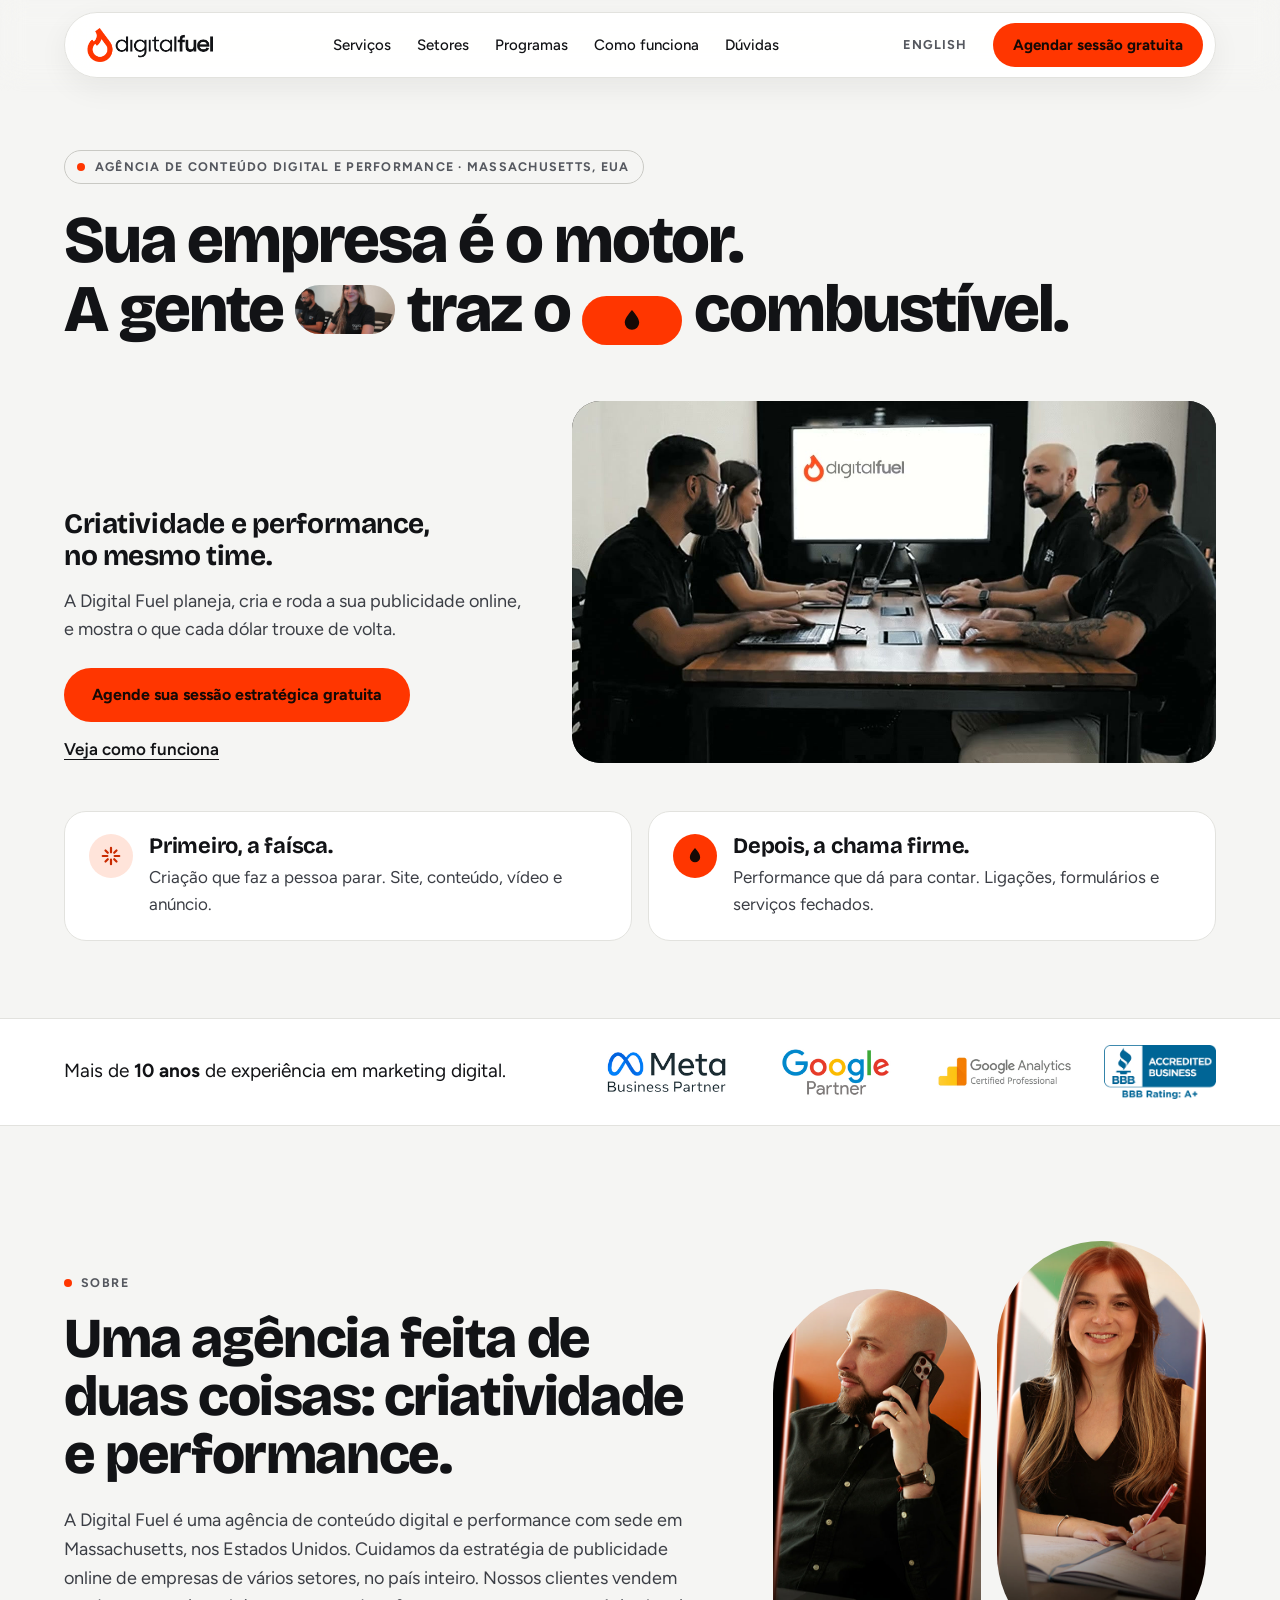
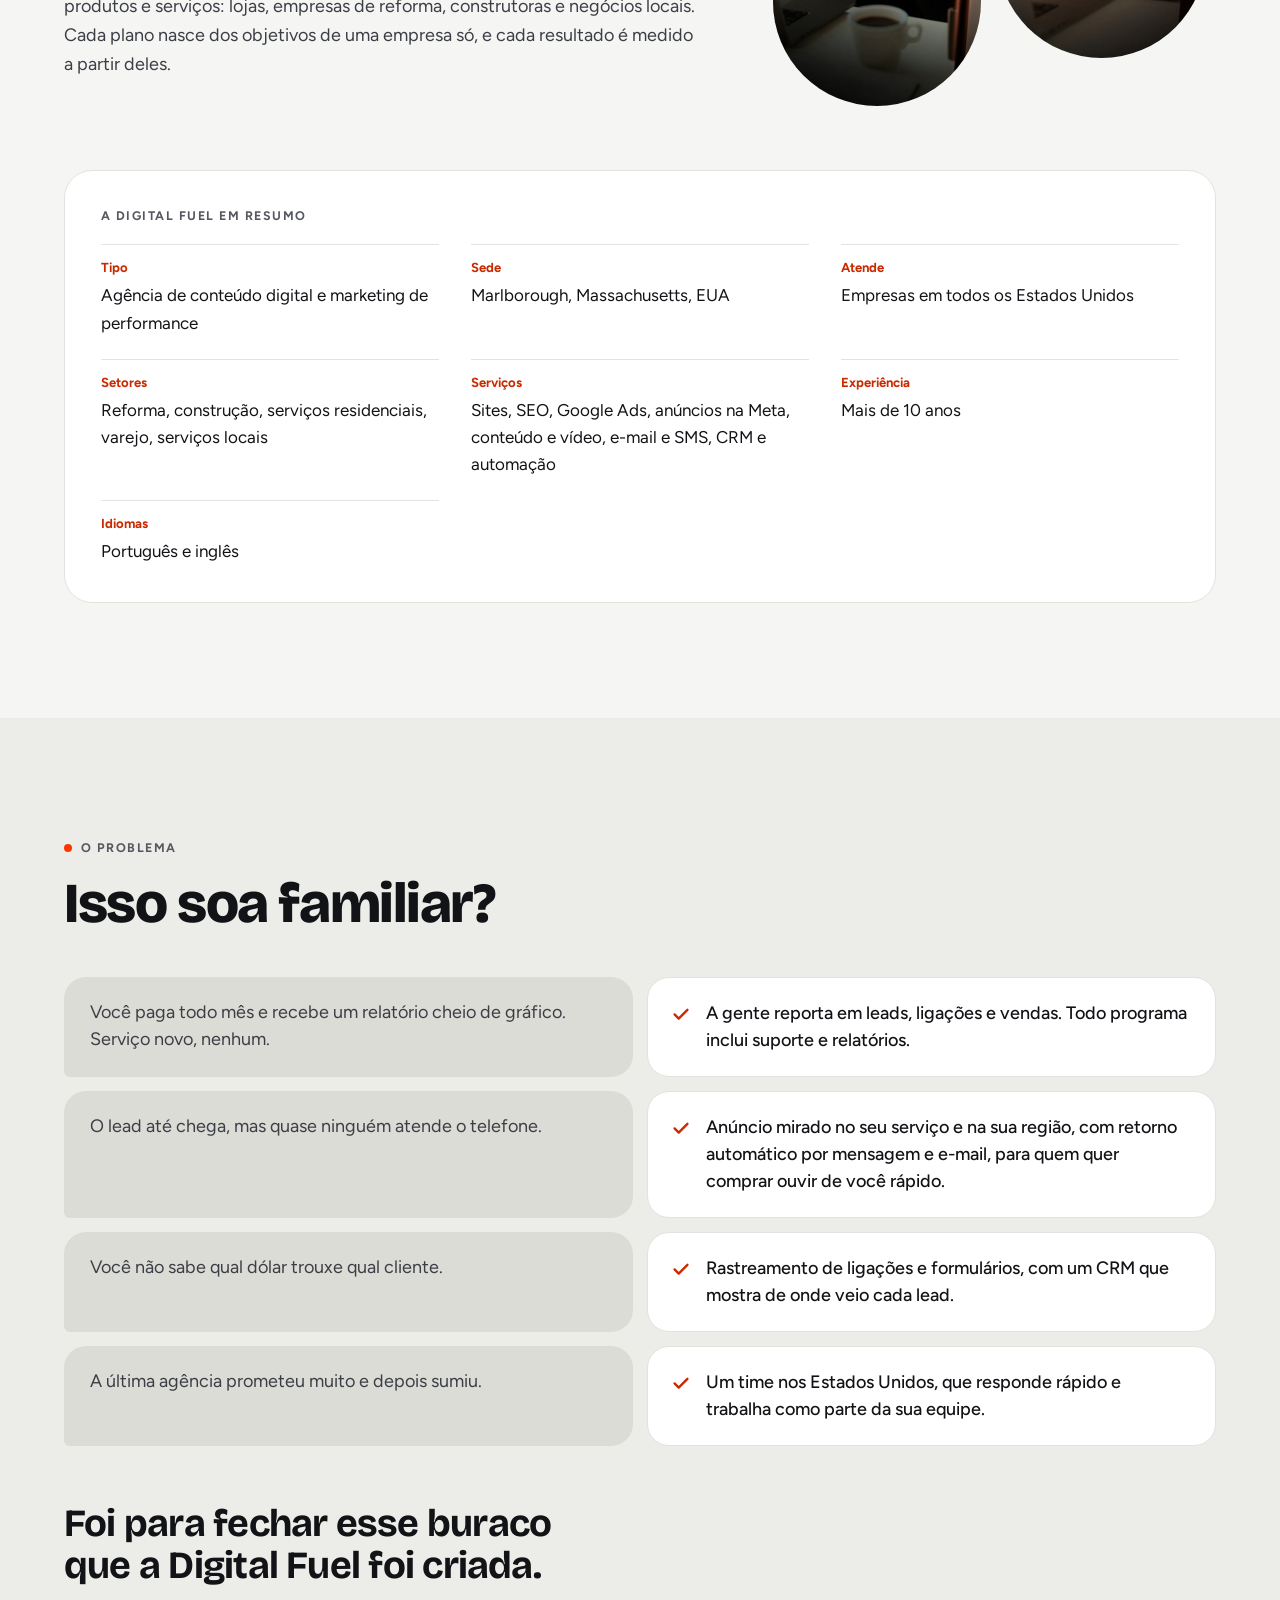
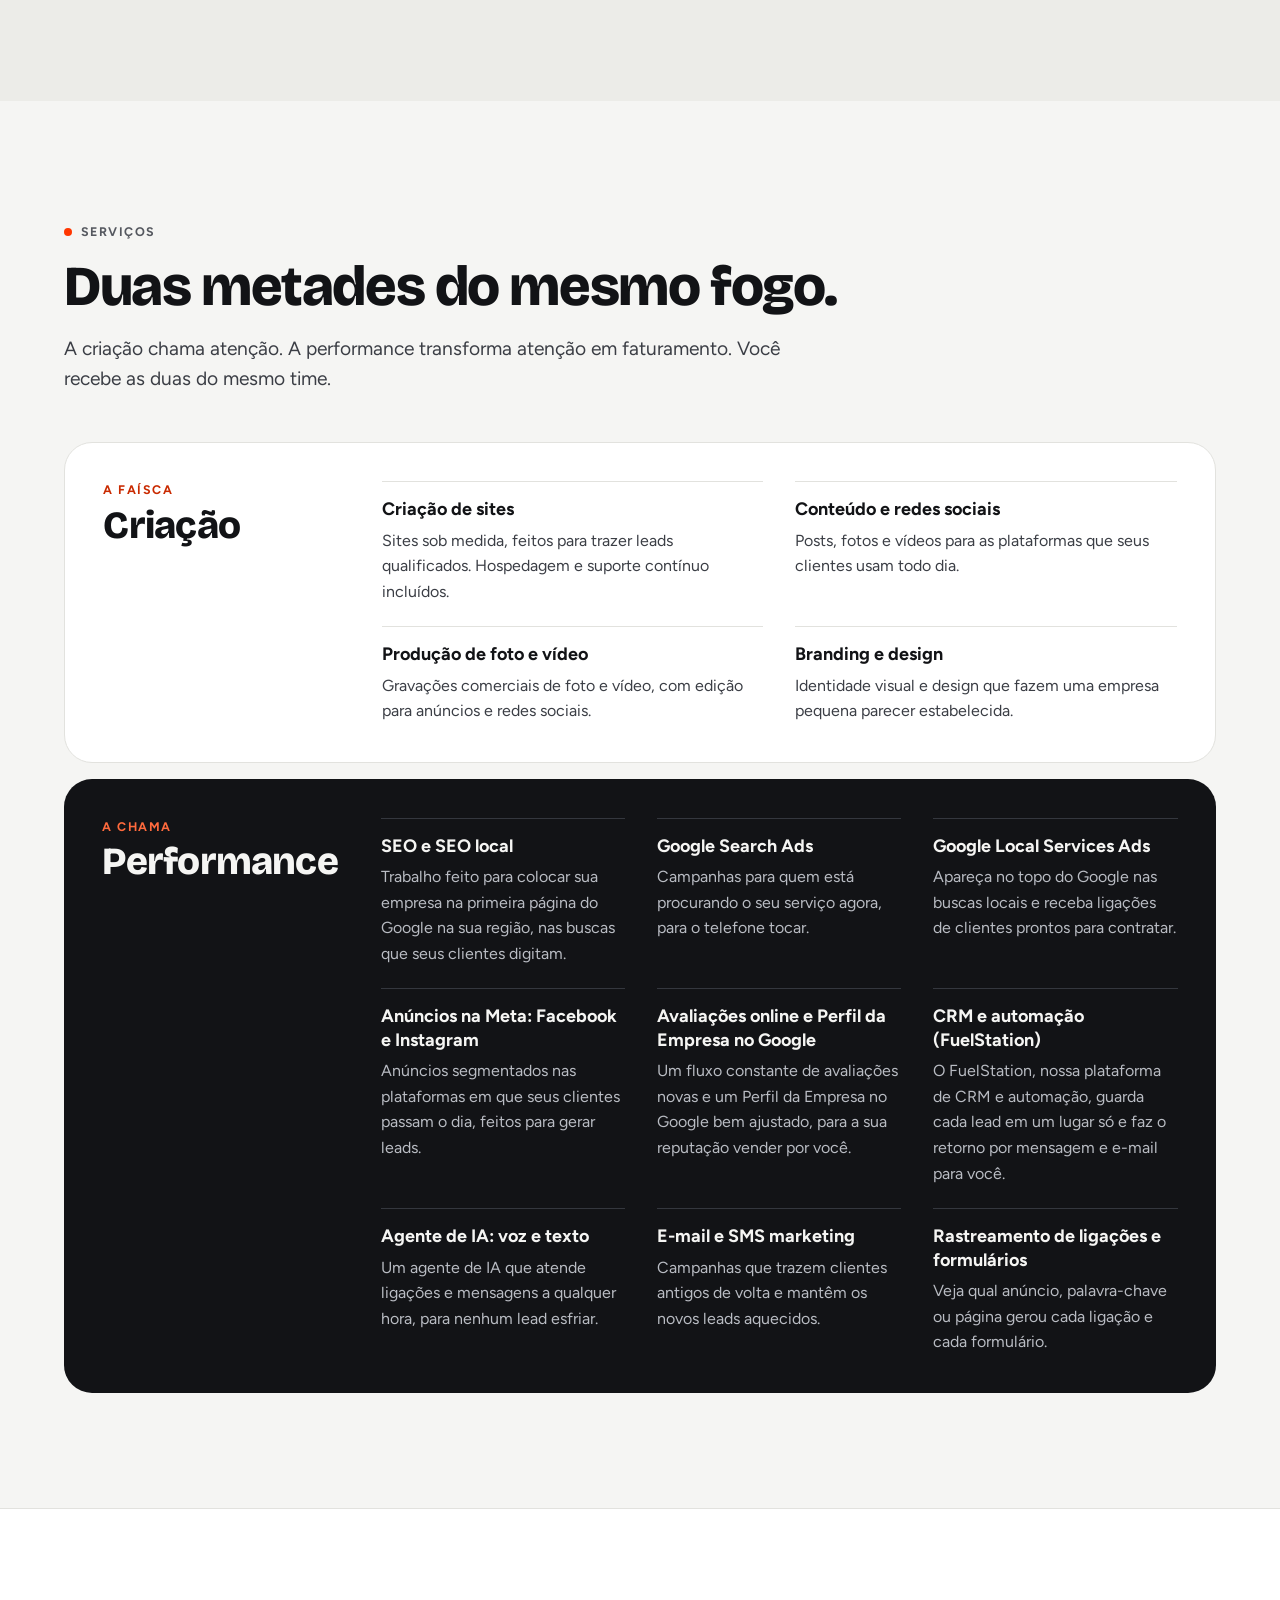
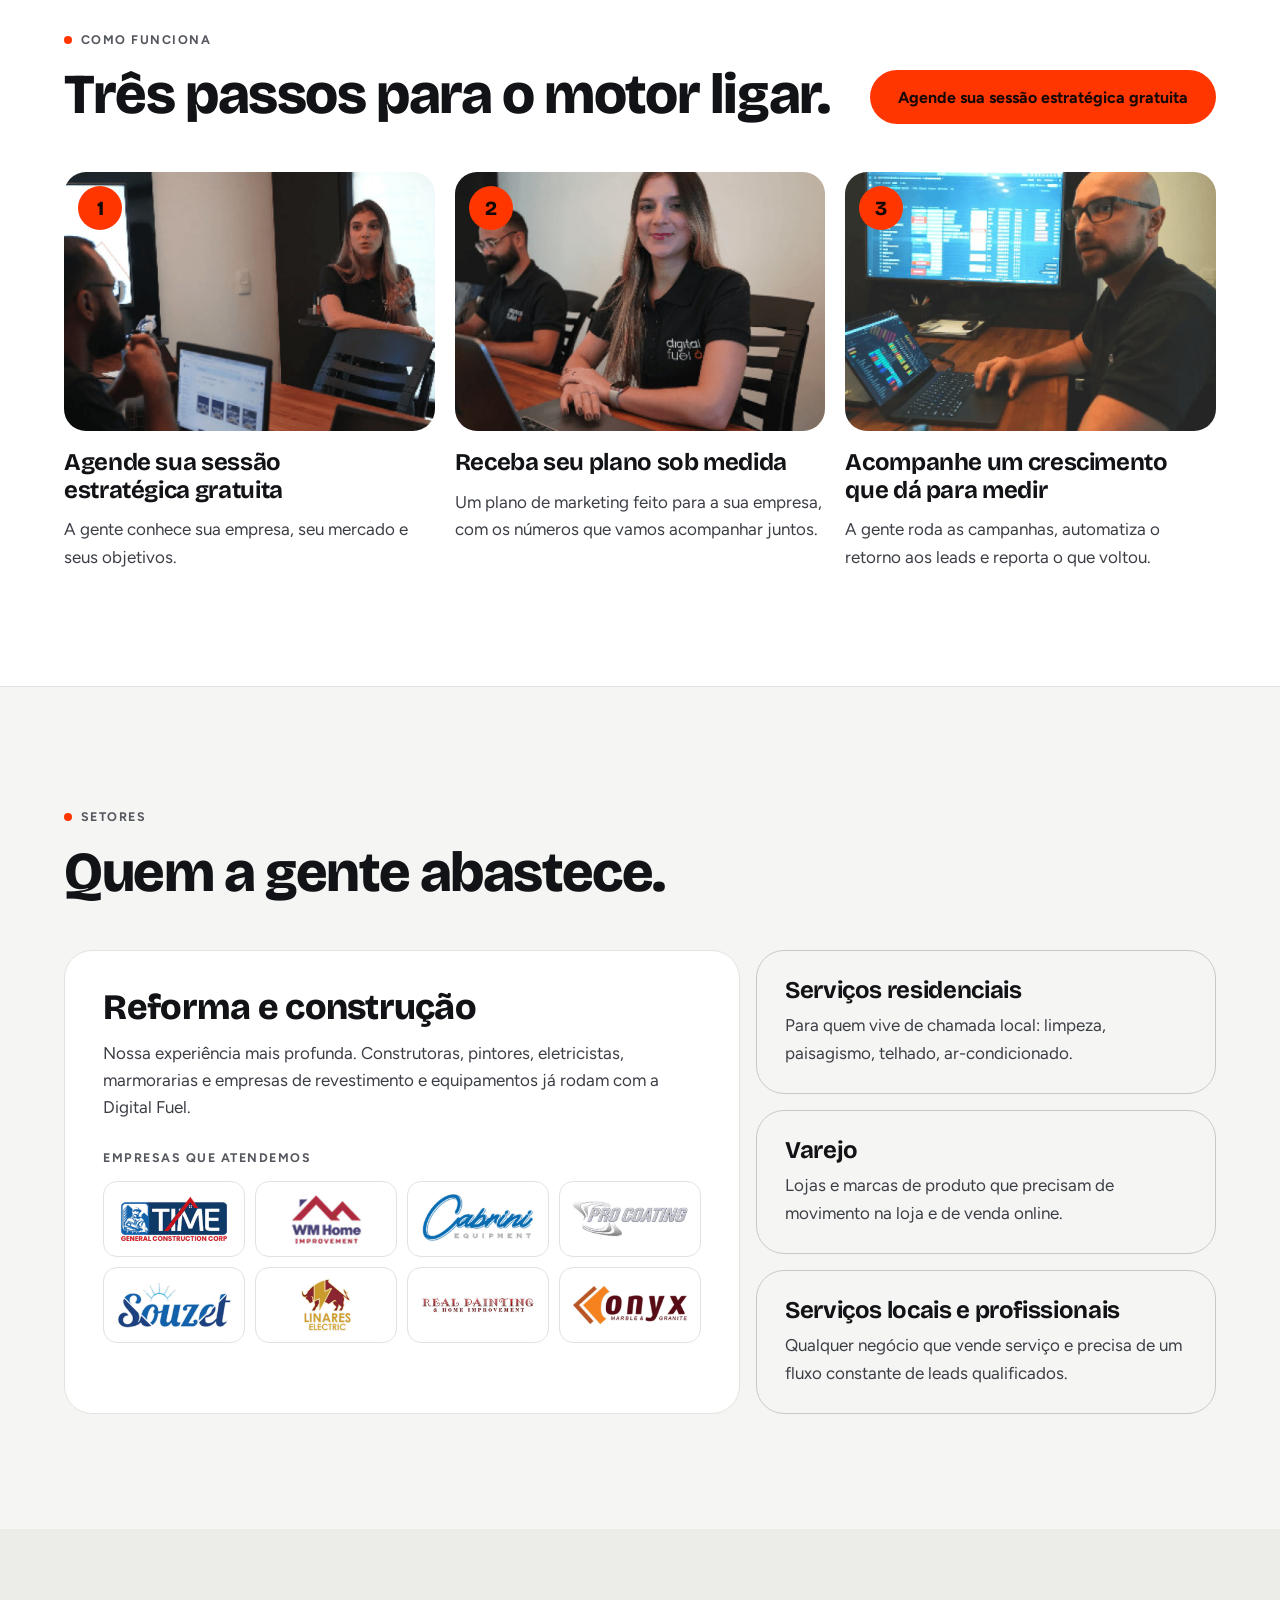
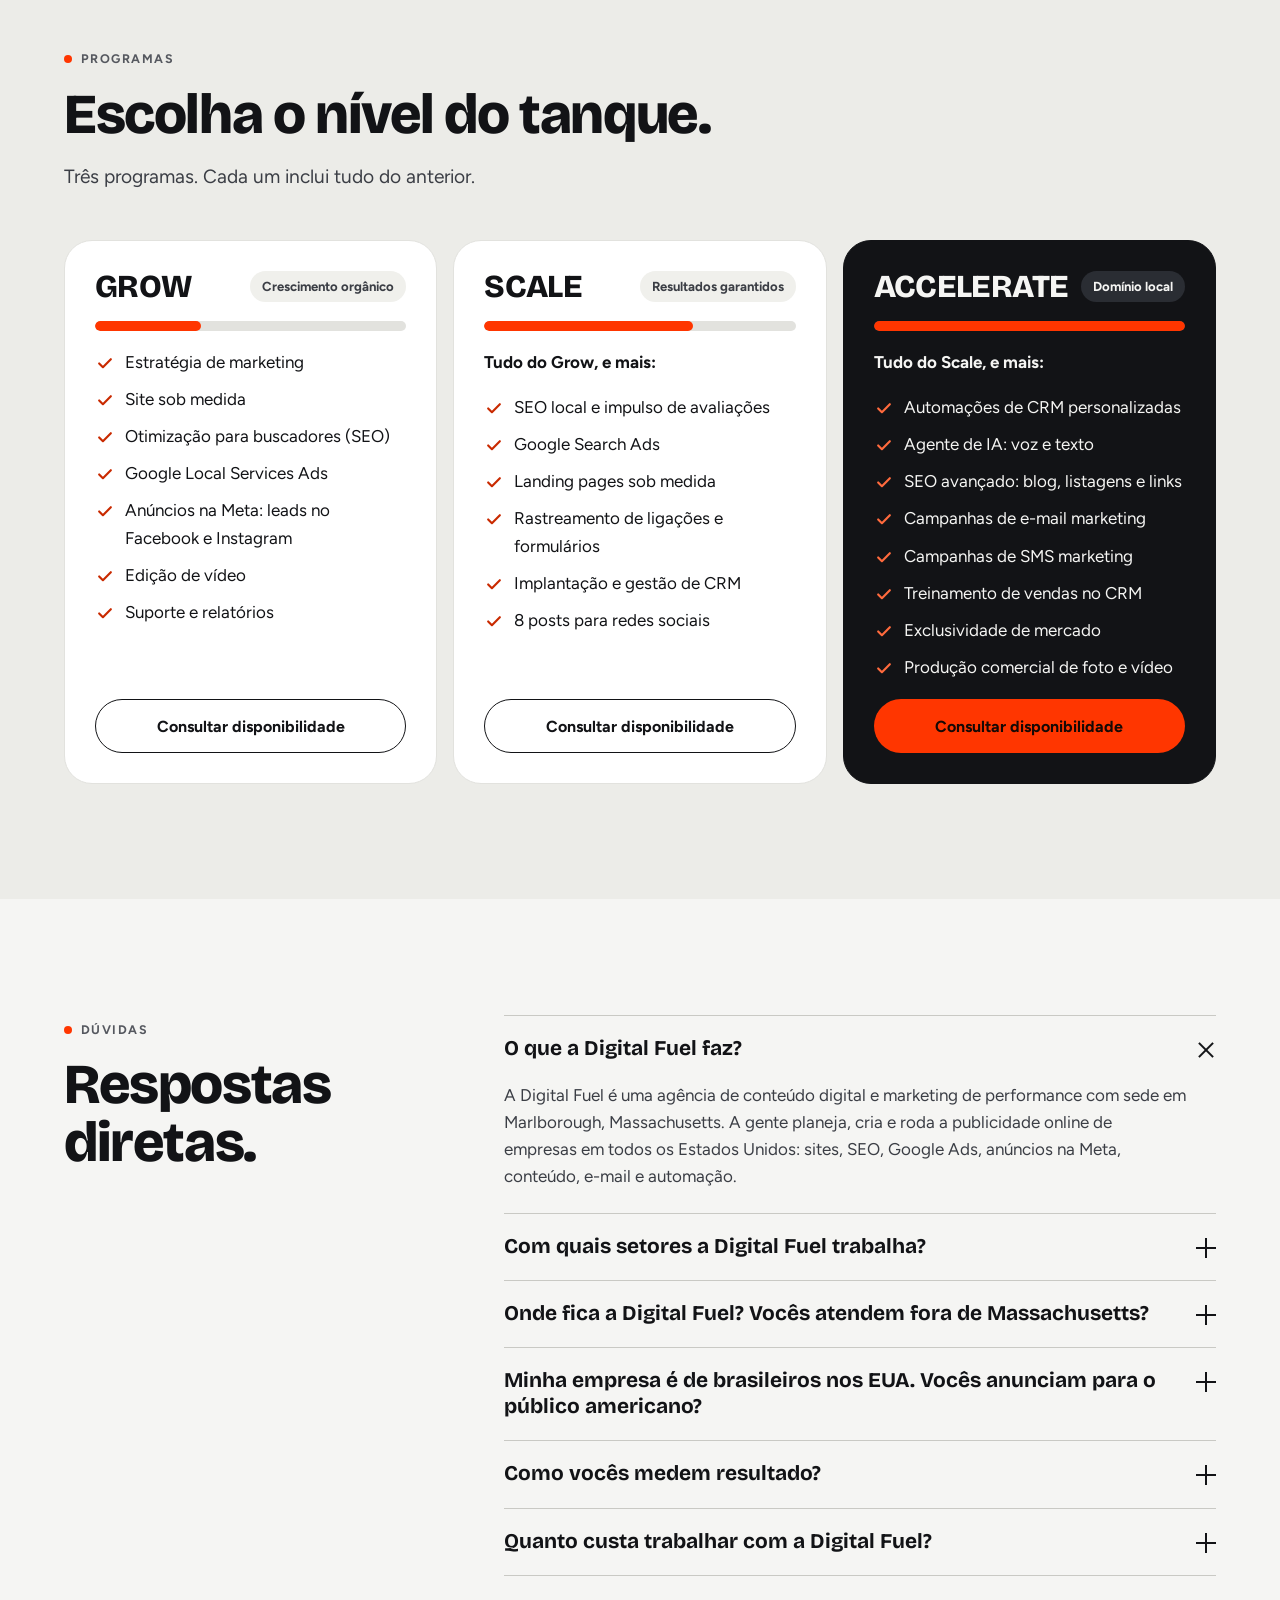
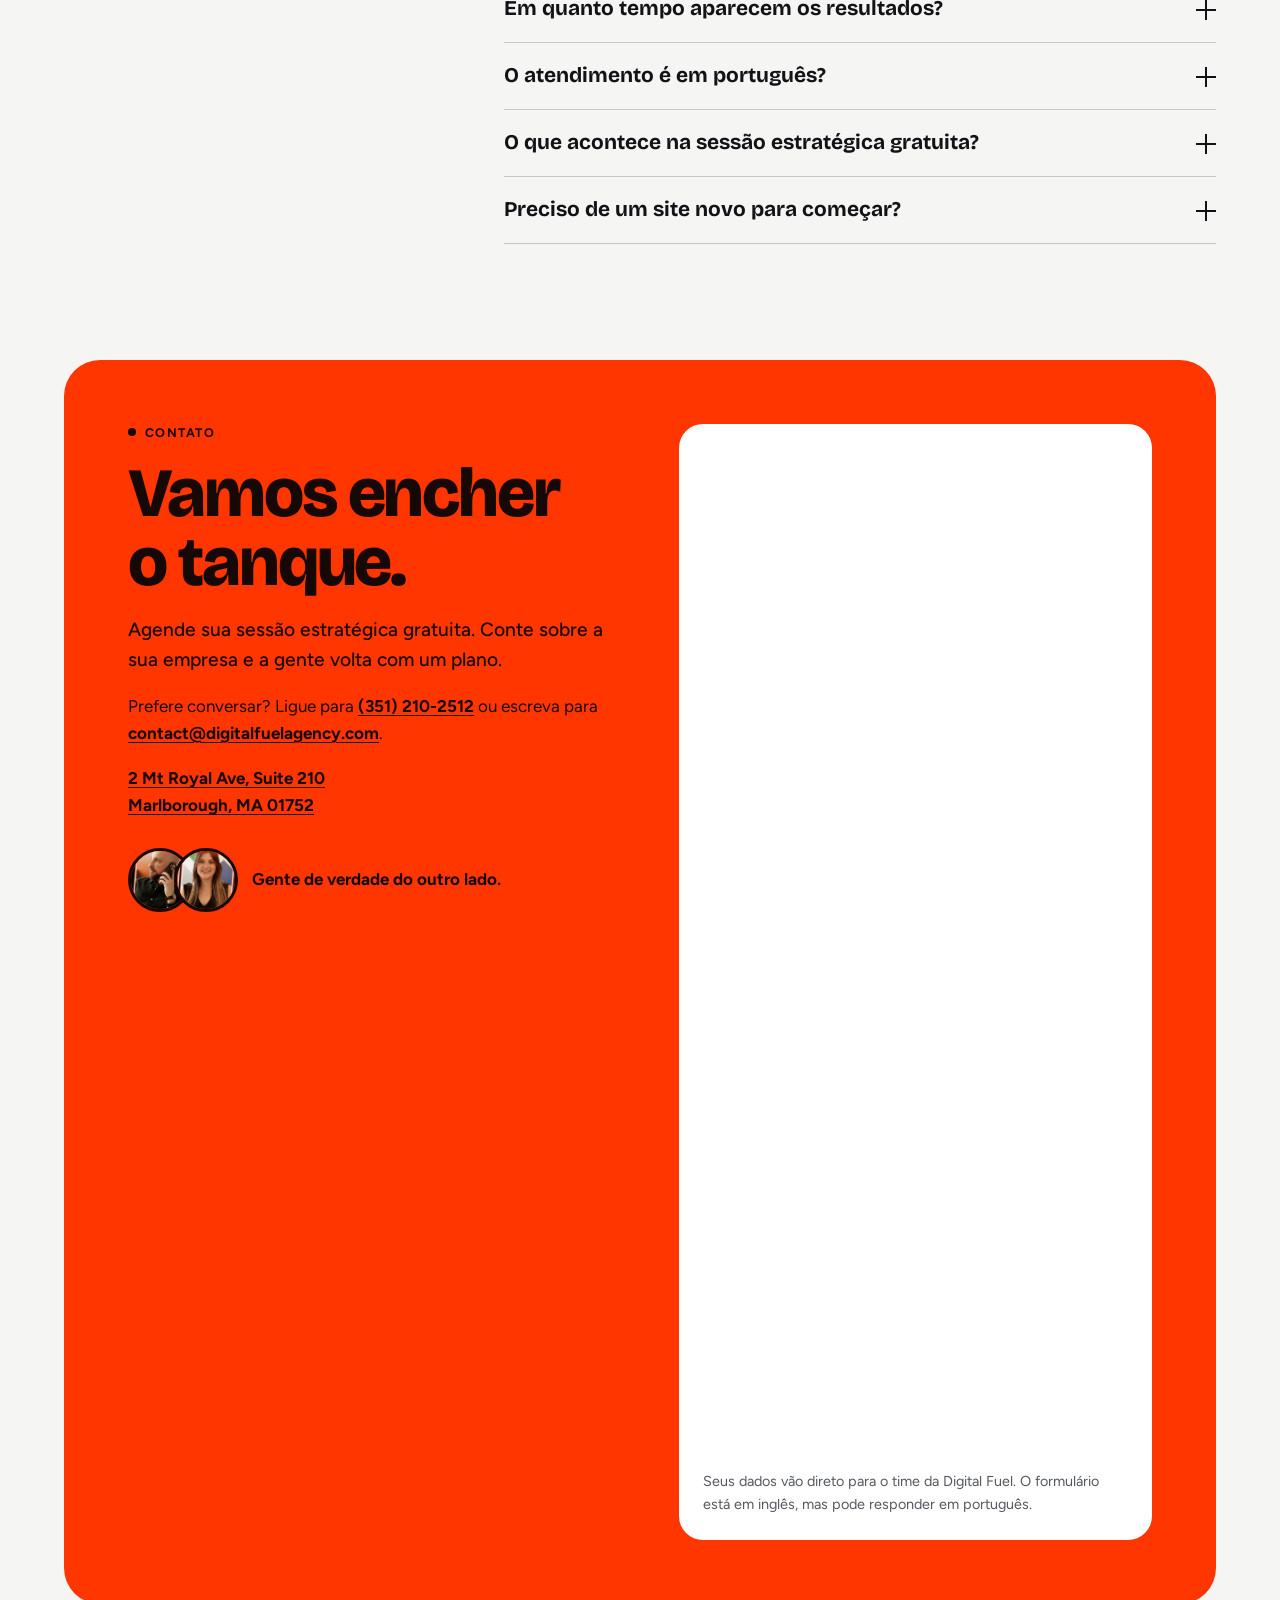
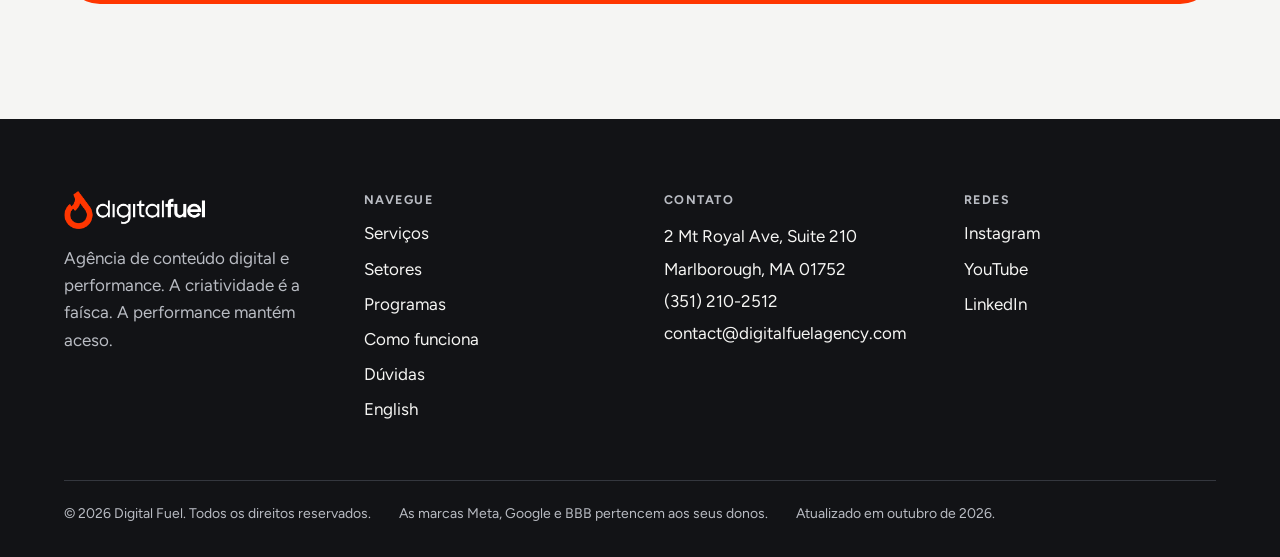
<file: site/site-4/pt-br/index.html>
<!doctype html>
<html lang="pt-BR">
<head>
<meta charset="utf-8">
<meta name="viewport" content="width=device-width, initial-scale=1">
<title>Digital Fuel | Agência de Marketing Digital nos EUA</title>
<meta name="description" content="Agência de conteúdo digital e performance em Massachusetts. Sites, SEO, Google Ads, Meta e automação para empresas de brasileiros nos EUA. Sessão gratuita.">
<meta name="robots" content="noindex, follow">
<meta name="theme-color" content="#f5f5f3">
<meta name="color-scheme" content="light">
<meta name="geo.region" content="US-MA">
<meta name="geo.placename" content="Marlborough">
<!-- DEPLOY STEP: confirme o domínio do ar. canonical, hreflang, og:url, og:image, sitemap.xml, robots.txt e llms.txt usam https://digitalfuelagency.com -->
<link rel="canonical" href="https://digitalfuelagency.com/site-4/pt-br/">
<link rel="alternate" hreflang="en" href="https://digitalfuelagency.com/site-4/">
<link rel="alternate" hreflang="pt-BR" href="https://digitalfuelagency.com/site-4/pt-br/">
<link rel="alternate" hreflang="x-default" href="https://digitalfuelagency.com/site-4/">
<meta property="og:type" content="website">
<meta property="og:site_name" content="Digital Fuel">
<meta property="og:title" content="Digital Fuel | Agência de Marketing Digital nos EUA">
<meta property="og:description" content="Agência de conteúdo digital e performance em Massachusetts. Sites, SEO, Google Ads, Meta e automação para empresas de brasileiros nos EUA. Sessão gratuita.">
<meta property="og:url" content="https://digitalfuelagency.com/site-4/pt-br/">
<meta property="og:image" content="https://digitalfuelagency.com/assets/og-digital-fuel.jpg">
<meta property="og:image:width" content="1200">
<meta property="og:image:height" content="630">
<meta property="og:image:alt" content="Uma gota de combustível incandescente na fumaça escura, com o logotipo da Digital Fuel">
<meta property="og:locale" content="pt_BR">
<meta property="og:locale:alternate" content="en_US">
<meta name="twitter:card" content="summary_large_image">
<meta name="twitter:title" content="Digital Fuel | Agência de Marketing Digital nos EUA">
<meta name="twitter:description" content="Agência de conteúdo digital e performance em Massachusetts. Sites, SEO, Google Ads, Meta e automação para empresas de brasileiros nos EUA. Sessão gratuita.">
<meta name="twitter:image" content="https://digitalfuelagency.com/assets/og-digital-fuel.jpg">
<link rel="icon" type="image/png" href="../../assets/favicon.png">
<link rel="apple-touch-icon" href="../../assets/apple-touch-icon.png">
<script>(function(){var d=document.documentElement;d.className+=" js"+(window.matchMedia("(min-width: 900px) and (hover: hover) and (prefers-reduced-motion: no-preference)").matches?" can-film":"");setTimeout(function(){if(!window.__df4)d.className+=" no-reveal"},4000)})()</script>
<link rel="preconnect" href="https://fonts.googleapis.com">
<link rel="preconnect" href="https://fonts.gstatic.com" crossorigin>
<link rel="stylesheet" href="https://fonts.googleapis.com/css2?family=Bricolage+Grotesque:opsz,wght@12..96,500..800&amp;family=Figtree:wght@400..700&amp;display=swap">
<link rel="stylesheet" href="../../assets/site4.css">
<script type="application/ld+json">{"@context":"https://schema.org","@graph":[{"@type":["ProfessionalService","LocalBusiness"],"@id":"https://digitalfuelagency.com/#organization","name":"Digital Fuel","alternateName":"Digital Fuel Agency","url":"https://digitalfuelagency.com/","logo":"https://digitalfuelagency.com/assets/logo-digital-fuel.png","image":"https://digitalfuelagency.com/assets/og-digital-fuel.jpg","description":"A Digital Fuel é uma agência de conteúdo digital e marketing de performance com sede em Marlborough, Massachusetts. Planeja, cria e roda a publicidade online de empresas em todos os Estados Unidos, com experiência mais profunda em reforma e construção.","slogan":"A criatividade é a faísca. A performance mantém aceso.","telephone":"+1-351-210-2512","email":"contact@digitalfuelagency.com","address":{"@type":"PostalAddress","streetAddress":"2 Mt Royal Ave, Suite 210","addressLocality":"Marlborough","addressRegion":"MA","postalCode":"01752","addressCountry":"US"},"hasMap":"https://maps.app.goo.gl/HQXtMH3MMT9xS4z59","areaServed":{"@type":"Country","name":"United States"},"knowsLanguage":["en","pt-BR"],"knowsAbout":["Digital marketing","Performance marketing","Lead generation","Search engine optimization","Local SEO","Google Ads","Google Local Services Ads","Meta ads","Web design","Content marketing","Marketing automation","CRM","Home renovation marketing","Construction marketing"],"sameAs":["https://www.instagram.com/digitalfuelagency/","https://www.youtube.com/@digitalfuelagency","https://www.linkedin.com/company/digital-fuel-agency"],"hasOfferCatalog":{"@type":"OfferCatalog","name":"Serviços de marketing digital","itemListElement":[{"@type":"Offer","itemOffered":{"@type":"Service","name":"Criação de sites","description":"Sites sob medida, feitos para trazer leads qualificados. Hospedagem e suporte contínuo incluídos.","provider":{"@id":"https://digitalfuelagency.com/#organization"},"areaServed":{"@type":"Country","name":"United States"}}},{"@type":"Offer","itemOffered":{"@type":"Service","name":"Conteúdo e redes sociais","description":"Posts, fotos e vídeos para as plataformas que seus clientes usam todo dia.","provider":{"@id":"https://digitalfuelagency.com/#organization"},"areaServed":{"@type":"Country","name":"United States"}}},{"@type":"Offer","itemOffered":{"@type":"Service","name":"Produção de foto e vídeo","description":"Gravações comerciais de foto e vídeo, com edição para anúncios e redes sociais.","provider":{"@id":"https://digitalfuelagency.com/#organization"},"areaServed":{"@type":"Country","name":"United States"}}},{"@type":"Offer","itemOffered":{"@type":"Service","name":"Branding e design","description":"Identidade visual e design que fazem uma empresa pequena parecer estabelecida.","provider":{"@id":"https://digitalfuelagency.com/#organization"},"areaServed":{"@type":"Country","name":"United States"}}},{"@type":"Offer","itemOffered":{"@type":"Service","name":"SEO e SEO local","description":"Trabalho feito para colocar sua empresa na primeira página do Google na sua região, nas buscas que seus clientes digitam.","provider":{"@id":"https://digitalfuelagency.com/#organization"},"areaServed":{"@type":"Country","name":"United States"}}},{"@type":"Offer","itemOffered":{"@type":"Service","name":"Google Search Ads","description":"Campanhas para quem está procurando o seu serviço agora, para o telefone tocar.","provider":{"@id":"https://digitalfuelagency.com/#organization"},"areaServed":{"@type":"Country","name":"United States"}}},{"@type":"Offer","itemOffered":{"@type":"Service","name":"Google Local Services Ads","description":"Apareça no topo do Google nas buscas locais e receba ligações de clientes prontos para contratar.","provider":{"@id":"https://digitalfuelagency.com/#organization"},"areaServed":{"@type":"Country","name":"United States"}}},{"@type":"Offer","itemOffered":{"@type":"Service","name":"Anúncios na Meta: Facebook e Instagram","description":"Anúncios segmentados nas plataformas em que seus clientes passam o dia, feitos para gerar leads.","provider":{"@id":"https://digitalfuelagency.com/#organization"},"areaServed":{"@type":"Country","name":"United States"}}},{"@type":"Offer","itemOffered":{"@type":"Service","name":"Avaliações online e Perfil da Empresa no Google","description":"Um fluxo constante de avaliações novas e um Perfil da Empresa no Google bem ajustado, para a sua reputação vender por você.","provider":{"@id":"https://digitalfuelagency.com/#organization"},"areaServed":{"@type":"Country","name":"United States"}}},{"@type":"Offer","itemOffered":{"@type":"Service","name":"CRM e automação (FuelStation)","description":"O FuelStation, nossa plataforma de CRM e automação, guarda cada lead em um lugar só e faz o retorno por mensagem e e-mail para você.","provider":{"@id":"https://digitalfuelagency.com/#organization"},"areaServed":{"@type":"Country","name":"United States"}}},{"@type":"Offer","itemOffered":{"@type":"Service","name":"Agente de IA: voz e texto","description":"Um agente de IA que atende ligações e mensagens a qualquer hora, para nenhum lead esfriar.","provider":{"@id":"https://digitalfuelagency.com/#organization"},"areaServed":{"@type":"Country","name":"United States"}}},{"@type":"Offer","itemOffered":{"@type":"Service","name":"E-mail e SMS marketing","description":"Campanhas que trazem clientes antigos de volta e mantêm os novos leads aquecidos.","provider":{"@id":"https://digitalfuelagency.com/#organization"},"areaServed":{"@type":"Country","name":"United States"}}},{"@type":"Offer","itemOffered":{"@type":"Service","name":"Rastreamento de ligações e formulários","description":"Veja qual anúncio, palavra-chave ou página gerou cada ligação e cada formulário.","provider":{"@id":"https://digitalfuelagency.com/#organization"},"areaServed":{"@type":"Country","name":"United States"}}}]}},{"@type":"WebSite","@id":"https://digitalfuelagency.com/#website","url":"https://digitalfuelagency.com/","name":"Digital Fuel","inLanguage":["en","pt-BR"],"publisher":{"@id":"https://digitalfuelagency.com/#organization"}},{"@type":"WebPage","@id":"https://digitalfuelagency.com/site-4/pt-br/#webpage","url":"https://digitalfuelagency.com/site-4/pt-br/","name":"Digital Fuel | Agência de Marketing Digital nos EUA","description":"Agência de conteúdo digital e performance em Massachusetts. Sites, SEO, Google Ads, Meta e automação para empresas de brasileiros nos EUA. Sessão gratuita.","inLanguage":"pt-BR","isPartOf":{"@id":"https://digitalfuelagency.com/#website"},"about":{"@id":"https://digitalfuelagency.com/#organization"},"dateModified":"2026-10-12","primaryImageOfPage":{"@type":"ImageObject","url":"https://digitalfuelagency.com/assets/og-digital-fuel.jpg","width":1200,"height":630}},{"@type":"FAQPage","@id":"https://digitalfuelagency.com/site-4/pt-br/#faq","inLanguage":"pt-BR","isPartOf":{"@id":"https://digitalfuelagency.com/site-4/pt-br/#webpage"},"mainEntity":[{"@type":"Question","name":"O que a Digital Fuel faz?","acceptedAnswer":{"@type":"Answer","text":"A Digital Fuel é uma agência de conteúdo digital e marketing de performance com sede em Marlborough, Massachusetts. A gente planeja, cria e roda a publicidade online de empresas em todos os Estados Unidos: sites, SEO, Google Ads, anúncios na Meta, conteúdo, e-mail e automação."}},{"@type":"Question","name":"Com quais setores a Digital Fuel trabalha?","acceptedAnswer":{"@type":"Answer","text":"Trabalhamos com empresas que vendem produtos e serviços, e nossa experiência mais profunda é em reforma e construção. Entre os clientes estão construtoras, pintores, eletricistas, marmorarias e lojas."}},{"@type":"Question","name":"Onde fica a Digital Fuel? Vocês atendem fora de Massachusetts?","acceptedAnswer":{"@type":"Answer","text":"Nosso escritório fica na 2 Mt Royal Ave, Suite 210, Marlborough, MA 01752. Atendemos clientes em qualquer parte dos Estados Unidos."}},{"@type":"Question","name":"Minha empresa é de brasileiros nos EUA. Vocês anunciam para o público americano?","acceptedAnswer":{"@type":"Answer","text":"Sim. As campanhas são feitas em inglês, para o cliente americano da sua região, e todo o nosso contato com você pode ser em português."}},{"@type":"Question","name":"Como vocês medem resultado?","acceptedAnswer":{"@type":"Answer","text":"Medimos resultado em leads, ligações e vendas. Todo programa inclui suporte e relatórios, e os programas Scale e Accelerate somam rastreamento de ligações e formulários com um CRM, para você ver de onde veio cada lead."}},{"@type":"Question","name":"Quanto custa trabalhar com a Digital Fuel?","acceptedAnswer":{"@type":"Answer","text":"O valor depende do programa escolhido (Grow, Scale ou Accelerate) e do seu mercado. Você recebe o número exato na sessão estratégica gratuita, antes de assumir qualquer compromisso."}},{"@type":"Question","name":"Em quanto tempo aparecem os resultados?","acceptedAnswer":{"@type":"Answer","text":"Google Ads e Local Services Ads podem começar a trazer ligações poucos dias depois de entrarem no ar. SEO leva mais tempo, em geral alguns meses, e continua trabalhando depois disso."}},{"@type":"Question","name":"O atendimento é em português?","acceptedAnswer":{"@type":"Answer","text":"Sim. Nosso time atende em português e em inglês, e este site existe nos dois idiomas."}},{"@type":"Question","name":"O que acontece na sessão estratégica gratuita?","acceptedAnswer":{"@type":"Answer","text":"A gente conhece sua empresa, seu mercado e seus objetivos, e mostra um plano feito para o seu negócio. A sessão é gratuita e quem decide o próximo passo é você."}},{"@type":"Question","name":"Preciso de um site novo para começar?","acceptedAnswer":{"@type":"Answer","text":"Todo programa inclui um site sob medida, feito para gerar leads, com hospedagem e suporte contínuo."}}]}]}</script>
</head>
<body>
<a class="skip" href="#main">Pular para o conteúdo</a>

<div class="navwrap">
<header class="nav">
  <a class="nav__brand" href="./" aria-label="Digital Fuel, início"><img src="../../assets/logo-digital-fuel-dark.png" alt="Digital Fuel" width="470" height="127"></a>
  <nav class="nav__links" id="nav-links" aria-label="Principal">
    <a href="#services">Serviços</a>
    <a href="#industries">Setores</a>
    <a href="#programs">Programas</a>
    <a href="#how">Como funciona</a>
    <a href="#faq">Dúvidas</a>
    <a class="nav__alt" href="../" hreflang="en" lang="en">English</a>
  </nav>
  <a class="nav__lang" href="../" hreflang="en" lang="en"><span class="long">English</span><span class="short">EN</span></a>
  <a class="btn btn--sm" href="#contact"><span class="long">Agendar sessão gratuita</span><span class="short">Sessão grátis</span></a>
  <button class="nav__toggle" type="button" aria-expanded="false" aria-controls="nav-links" aria-label="Menu"><span></span><span></span></button>
</header>
</div>

<main id="main" tabindex="-1">

  <section class="hero wrap" id="top" aria-label="Apresentação">
    <p class="chip">Agência de conteúdo digital e performance · Massachusetts, EUA</p>
    <h1><span class="l">Sua empresa é o motor.</span> <span class="l">A gente <img class="pill" src="../../assets/team-step-2.jpg" alt="" width="491" height="343" decoding="async"> traz o <span class="pill pill--fuel" aria-hidden="true"><svg viewBox="0 0 24 24"><path d="M12 2.5c3.6 4.3 6.2 7.5 6.2 10.9a6.2 6.2 0 0 1-12.4 0C5.8 10 8.4 6.8 12 2.5z"/></svg></span> combustível.</span></h1>
    <div class="hero__row">
      <div class="hero__copy">
        <p class="hero__lead">Criatividade e performance, no mesmo time.</p>
        <p class="hero__sub">A Digital Fuel planeja, cria e roda a sua publicidade online, e mostra o que cada dólar trouxe de volta.</p>
        <p class="hero__cta"><a class="btn" href="#contact">Agende sua sessão estratégica gratuita</a> <a class="link" href="#how">Veja como funciona</a></p>
      </div>
      <figure class="film">
        <picture><source media="(min-width: 900px) and (hover: hover) and (prefers-reduced-motion: no-preference)" srcset="../../assets/team-film-poster.jpg"><img src="../../assets/team-film-ending.jpg" alt="Quatro integrantes do time da Digital Fuel trabalhando em notebooks em volta de uma mesa de reunião" width="1280" height="720" fetchpriority="high" decoding="async"></picture>
        <video data-src="../../assets/team-film.mp4" muted playsinline disablepictureinpicture preload="none" aria-hidden="true" tabindex="-1"></video>
      </figure>
    </div>
    <div class="beats">
      <div class="beat"><span class="beat__ico" aria-hidden="true"><svg viewBox="0 0 24 24"><path d="M12 3v5M12 16v5M3 12h5M16 12h5M6 6l2.5 2.5M15.5 15.5L18 18M18 6l-2.5 2.5M8.5 15.5L6 18"/></svg></span><div><p class="beat__t">Primeiro, a faísca.</p><p>Criação que faz a pessoa parar. Site, conteúdo, vídeo e anúncio.</p></div></div>
      <div class="beat beat--flame"><span class="beat__ico" aria-hidden="true"><svg viewBox="0 0 24 24"><path d="M12 2.5c3.6 4.3 6.2 7.5 6.2 10.9a6.2 6.2 0 0 1-12.4 0C5.8 10 8.4 6.8 12 2.5z"/></svg></span><div><p class="beat__t">Depois, a chama firme.</p><p>Performance que dá para contar. Ligações, formulários e serviços fechados.</p></div></div>
    </div>
  </section>

  <section class="trust" aria-label="Experiência e certificações">
    <div class="wrap trust__row">
      <p class="trust__stat">Mais de <b>10 anos</b> de experiência em marketing digital.</p>
      <ul class="badges">
        <li><img src="../../assets/badges/meta-business-partner.jpg" alt="Selo Meta Business Partner" width="474" height="184" loading="lazy" decoding="async"></li>
        <li><img src="../../assets/badges/google-partner.jpg" alt="Selo Google Partner" width="474" height="184" loading="lazy" decoding="async"></li>
        <li><img src="../../assets/badges/google-analytics-certified.jpg" alt="Selo Google Analytics Certified Professional" width="474" height="184" loading="lazy" decoding="async"></li>
        <li><img src="../../assets/badges/bbb-accredited-a-plus.png" alt="BBB Accredited Business, nota A+" width="500" height="242" loading="lazy" decoding="async"></li>
      </ul>
    </div>
  </section>

  <section class="sec wrap about" id="about">
    <div class="about__row">
      <div class="about__copy" data-reveal>
        <p class="eyebrow">Sobre</p>
        <h2>Uma agência feita de duas coisas: criatividade e performance.</h2>
        <p class="lede">A Digital Fuel é uma agência de conteúdo digital e performance com sede em Massachusetts, nos Estados Unidos. Cuidamos da estratégia de publicidade online de empresas de vários setores, no país inteiro. Nossos clientes vendem produtos e serviços: lojas, empresas de reforma, construtoras e negócios locais. Cada plano nasce dos objetivos de uma empresa só, e cada resultado é medido a partir deles.</p>
      </div>
      <figure class="capsules" data-reveal><img src="../../assets/team-call.jpg" alt="Integrante do time da Digital Fuel em uma ligação" width="497" height="1024" loading="lazy" decoding="async"><img src="../../assets/team-plan.jpg" alt="Integrante do time da Digital Fuel sorrindo e fazendo anotações" width="497" height="1024" loading="lazy" decoding="async"></figure>
    </div>
    <aside class="spec" aria-labelledby="spec-title" data-reveal>
      <h3 class="label" id="spec-title">A Digital Fuel em resumo</h3>
      <dl>
        <div><dt>Tipo</dt><dd>Agência de conteúdo digital e marketing de performance</dd></div>
        <div><dt>Sede</dt><dd>Marlborough, Massachusetts, EUA</dd></div>
        <div><dt>Atende</dt><dd>Empresas em todos os Estados Unidos</dd></div>
        <div><dt>Setores</dt><dd>Reforma, construção, serviços residenciais, varejo, serviços locais</dd></div>
        <div><dt>Serviços</dt><dd>Sites, SEO, Google Ads, anúncios na Meta, conteúdo e vídeo, e-mail e SMS, CRM e automação</dd></div>
        <div><dt>Experiência</dt><dd>Mais de 10 anos</dd></div>
        <div><dt>Idiomas</dt><dd>Português e inglês</dd></div>
      </dl>
    </aside>
  </section>

  <section class="band" id="why">
    <div class="sec wrap">
      <div data-reveal>
        <p class="eyebrow">O problema</p>
        <h2>Isso soa familiar?</h2>
      </div>
      <ol class="pairs">
        <li class="pair" data-reveal><p class="pain">Você paga todo mês e recebe um relatório cheio de gráfico. Serviço novo, nenhum.</p><p class="fix"><svg class="check" viewBox="0 0 24 24" aria-hidden="true"><path d="M5 12.5l4.5 4.5L19 7.5"/></svg><span>A gente reporta em leads, ligações e vendas. Todo programa inclui suporte e relatórios.</span></p></li>
        <li class="pair" data-reveal><p class="pain">O lead até chega, mas quase ninguém atende o telefone.</p><p class="fix"><svg class="check" viewBox="0 0 24 24" aria-hidden="true"><path d="M5 12.5l4.5 4.5L19 7.5"/></svg><span>Anúncio mirado no seu serviço e na sua região, com retorno automático por mensagem e e-mail, para quem quer comprar ouvir de você rápido.</span></p></li>
        <li class="pair" data-reveal><p class="pain">Você não sabe qual dólar trouxe qual cliente.</p><p class="fix"><svg class="check" viewBox="0 0 24 24" aria-hidden="true"><path d="M5 12.5l4.5 4.5L19 7.5"/></svg><span>Rastreamento de ligações e formulários, com um CRM que mostra de onde veio cada lead.</span></p></li>
        <li class="pair" data-reveal><p class="pain">A última agência prometeu muito e depois sumiu.</p><p class="fix"><svg class="check" viewBox="0 0 24 24" aria-hidden="true"><path d="M5 12.5l4.5 4.5L19 7.5"/></svg><span>Um time nos Estados Unidos, que responde rápido e trabalha como parte da sua equipe.</span></p></li>
      </ol>
      <p class="closer" data-reveal>Foi para fechar esse buraco que a Digital Fuel foi criada.</p>
    </div>
  </section>

  <section class="sec wrap services" id="services">
    <header data-reveal>
      <p class="eyebrow">Serviços</p>
      <h2>Duas metades do mesmo fogo.</h2>
      <p class="lede">A criação chama atenção. A performance transforma atenção em faturamento. Você recebe as duas do mesmo time.</p>
    </header>
    <div class="halves">
      <div class="half half--spark" data-reveal>
        <h3 class="half__title"><span>A faísca</span> Criação</h3>
        <ul class="svc">
          <li><h4>Criação de sites</h4><p>Sites sob medida, feitos para trazer leads qualificados. Hospedagem e suporte contínuo incluídos.</p></li>
          <li><h4>Conteúdo e redes sociais</h4><p>Posts, fotos e vídeos para as plataformas que seus clientes usam todo dia.</p></li>
          <li><h4>Produção de foto e vídeo</h4><p>Gravações comerciais de foto e vídeo, com edição para anúncios e redes sociais.</p></li>
          <li><h4>Branding e design</h4><p>Identidade visual e design que fazem uma empresa pequena parecer estabelecida.</p></li>
        </ul>
      </div>
      <div class="half half--flame" data-reveal>
        <h3 class="half__title"><span>A chama</span> Performance</h3>
        <ul class="svc">
          <li><h4>SEO e SEO local</h4><p>Trabalho feito para colocar sua empresa na primeira página do Google na sua região, nas buscas que seus clientes digitam.</p></li>
          <li><h4>Google Search Ads</h4><p>Campanhas para quem está procurando o seu serviço agora, para o telefone tocar.</p></li>
          <li><h4>Google Local Services Ads</h4><p>Apareça no topo do Google nas buscas locais e receba ligações de clientes prontos para contratar.</p></li>
          <li><h4>Anúncios na Meta: Facebook e Instagram</h4><p>Anúncios segmentados nas plataformas em que seus clientes passam o dia, feitos para gerar leads.</p></li>
          <li><h4>Avaliações online e Perfil da Empresa no Google</h4><p>Um fluxo constante de avaliações novas e um Perfil da Empresa no Google bem ajustado, para a sua reputação vender por você.</p></li>
          <li><h4>CRM e automação (FuelStation)</h4><p>O FuelStation, nossa plataforma de CRM e automação, guarda cada lead em um lugar só e faz o retorno por mensagem e e-mail para você.</p></li>
          <li><h4>Agente de IA: voz e texto</h4><p>Um agente de IA que atende ligações e mensagens a qualquer hora, para nenhum lead esfriar.</p></li>
          <li><h4>E-mail e SMS marketing</h4><p>Campanhas que trazem clientes antigos de volta e mantêm os novos leads aquecidos.</p></li>
          <li><h4>Rastreamento de ligações e formulários</h4><p>Veja qual anúncio, palavra-chave ou página gerou cada ligação e cada formulário.</p></li>
        </ul>
      </div>
    </div>
  </section>

  <section class="sheet" id="how">
    <div class="sec wrap">
      <div class="how__head" data-reveal>
        <div>
          <p class="eyebrow">Como funciona</p>
          <h2>Três passos para o motor ligar.</h2>
        </div>
        <a class="btn" href="#contact">Agende sua sessão estratégica gratuita</a>
      </div>
      <ol class="steps">
        <li class="step" data-reveal><figure class="step__ph"><img src="../../assets/team-step-1.jpg" alt="Dois integrantes do time da Digital Fuel em uma conversa de estratégia" width="491" height="343" loading="lazy" decoding="async"><span class="step__n" aria-hidden="true">1</span></figure><h3>Agende sua sessão estratégica gratuita</h3><p>A gente conhece sua empresa, seu mercado e seus objetivos.</p></li>
        <li class="step" data-reveal><figure class="step__ph"><img src="../../assets/team-step-2.jpg" alt="Integrante do time da Digital Fuel sorrindo diante do notebook em uma sessão de planejamento" width="491" height="343" loading="lazy" decoding="async"><span class="step__n" aria-hidden="true">2</span></figure><h3>Receba seu plano sob medida</h3><p>Um plano de marketing feito para a sua empresa, com os números que vamos acompanhar juntos.</p></li>
        <li class="step" data-reveal><figure class="step__ph"><img src="../../assets/team-step-3.jpg" alt="Integrante do time da Digital Fuel analisando painéis de campanha em duas telas" width="491" height="343" loading="lazy" decoding="async"><span class="step__n" aria-hidden="true">3</span></figure><h3>Acompanhe um crescimento que dá para medir</h3><p>A gente roda as campanhas, automatiza o retorno aos leads e reporta o que voltou.</p></li>
      </ol>
    </div>
  </section>

  <section class="sec wrap industries" id="industries">
    <div data-reveal>
      <p class="eyebrow">Setores</p>
      <h2>Quem a gente abastece.</h2>
    </div>
    <div class="bento" data-reveal>
      <article class="tile tile--feature">
        <h3>Reforma e construção</h3>
        <p>Nossa experiência mais profunda. Construtoras, pintores, eletricistas, marmorarias e empresas de revestimento e equipamentos já rodam com a Digital Fuel.</p>
        <span class="label">Empresas que atendemos</span>
        <ul class="logos">
          <li><img src="../../assets/clients/time-general-construction.jpg" alt="Logotipo da Time General Construction" width="422" height="198" loading="lazy" decoding="async"></li>
          <li><img src="../../assets/clients/wm-home-improvement.jpg" alt="Logotipo da WM Home Improvement" width="422" height="198" loading="lazy" decoding="async"></li>
          <li><img src="../../assets/clients/cabrini-equipment.jpg" alt="Logotipo da Cabrini Equipment" width="422" height="198" loading="lazy" decoding="async"></li>
          <li><img src="../../assets/clients/pro-coating.jpg" alt="Logotipo da Pro Coating" width="422" height="198" loading="lazy" decoding="async"></li>
          <li><img src="../../assets/clients/souzet.jpg" alt="Logotipo da Souzet" width="422" height="198" loading="lazy" decoding="async"></li>
          <li><img src="../../assets/clients/linares-electric.jpg" alt="Logotipo da Linares Electric" width="422" height="198" loading="lazy" decoding="async"></li>
          <li><img src="../../assets/clients/real-painting-home-improvement.jpg" alt="Logotipo da Real Painting &amp; Home Improvement" width="422" height="198" loading="lazy" decoding="async"></li>
          <li><img src="../../assets/clients/onyx-marble-granite.jpg" alt="Logotipo da Onyx Marble &amp; Granite" width="422" height="198" loading="lazy" decoding="async"></li>
        </ul>
      </article>
      <div class="tiles">
        <article class="tile"><h3>Serviços residenciais</h3><p>Para quem vive de chamada local: limpeza, paisagismo, telhado, ar-condicionado.</p></article>
        <article class="tile"><h3>Varejo</h3><p>Lojas e marcas de produto que precisam de movimento na loja e de venda online.</p></article>
        <article class="tile"><h3>Serviços locais e profissionais</h3><p>Qualquer negócio que vende serviço e precisa de um fluxo constante de leads qualificados.</p></article>
      </div>
    </div>
  </section>

  <section class="band" id="programs">
    <div class="sec wrap">
      <header data-reveal>
        <p class="eyebrow">Programas</p>
        <h2>Escolha o nível do tanque.</h2>
        <p class="lede">Três programas. Cada um inclui tudo do anterior.</p>
      </header>
      <div class="tiers" data-reveal>
        <article class="tier" style="--level:0.34">
          <div class="tier__head"><h3>GROW</h3><p class="tier__tag">Crescimento orgânico</p></div>
          <div class="tank" aria-hidden="true"><i></i></div>
          <ul>
            <li><svg class="check" viewBox="0 0 24 24" aria-hidden="true"><path d="M5 12.5l4.5 4.5L19 7.5"/></svg><span>Estratégia de marketing</span></li>
            <li><svg class="check" viewBox="0 0 24 24" aria-hidden="true"><path d="M5 12.5l4.5 4.5L19 7.5"/></svg><span>Site sob medida</span></li>
            <li><svg class="check" viewBox="0 0 24 24" aria-hidden="true"><path d="M5 12.5l4.5 4.5L19 7.5"/></svg><span>Otimização para buscadores (SEO)</span></li>
            <li><svg class="check" viewBox="0 0 24 24" aria-hidden="true"><path d="M5 12.5l4.5 4.5L19 7.5"/></svg><span>Google Local Services Ads</span></li>
            <li><svg class="check" viewBox="0 0 24 24" aria-hidden="true"><path d="M5 12.5l4.5 4.5L19 7.5"/></svg><span>Anúncios na Meta: leads no Facebook e Instagram</span></li>
            <li><svg class="check" viewBox="0 0 24 24" aria-hidden="true"><path d="M5 12.5l4.5 4.5L19 7.5"/></svg><span>Edição de vídeo</span></li>
            <li><svg class="check" viewBox="0 0 24 24" aria-hidden="true"><path d="M5 12.5l4.5 4.5L19 7.5"/></svg><span>Suporte e relatórios</span></li>
          </ul>
          <a class="btn btn--ghost" href="#contact">Consultar disponibilidade</a>
        </article>
        <article class="tier" style="--level:0.67">
          <div class="tier__head"><h3>SCALE</h3><p class="tier__tag">Resultados garantidos</p></div>
          <div class="tank" aria-hidden="true"><i></i></div>
          <p class="tier__plus">Tudo do Grow, e mais:</p>
          <ul>
            <li><svg class="check" viewBox="0 0 24 24" aria-hidden="true"><path d="M5 12.5l4.5 4.5L19 7.5"/></svg><span>SEO local e impulso de avaliações</span></li>
            <li><svg class="check" viewBox="0 0 24 24" aria-hidden="true"><path d="M5 12.5l4.5 4.5L19 7.5"/></svg><span>Google Search Ads</span></li>
            <li><svg class="check" viewBox="0 0 24 24" aria-hidden="true"><path d="M5 12.5l4.5 4.5L19 7.5"/></svg><span>Landing pages sob medida</span></li>
            <li><svg class="check" viewBox="0 0 24 24" aria-hidden="true"><path d="M5 12.5l4.5 4.5L19 7.5"/></svg><span>Rastreamento de ligações e formulários</span></li>
            <li><svg class="check" viewBox="0 0 24 24" aria-hidden="true"><path d="M5 12.5l4.5 4.5L19 7.5"/></svg><span>Implantação e gestão de CRM</span></li>
            <li><svg class="check" viewBox="0 0 24 24" aria-hidden="true"><path d="M5 12.5l4.5 4.5L19 7.5"/></svg><span>8 posts para redes sociais</span></li>
          </ul>
          <a class="btn btn--ghost" href="#contact">Consultar disponibilidade</a>
        </article>
        <article class="tier tier--top" style="--level:1">
          <div class="tier__head"><h3>ACCELERATE</h3><p class="tier__tag">Domínio local</p></div>
          <div class="tank" aria-hidden="true"><i></i></div>
          <p class="tier__plus">Tudo do Scale, e mais:</p>
          <ul>
            <li><svg class="check" viewBox="0 0 24 24" aria-hidden="true"><path d="M5 12.5l4.5 4.5L19 7.5"/></svg><span>Automações de CRM personalizadas</span></li>
            <li><svg class="check" viewBox="0 0 24 24" aria-hidden="true"><path d="M5 12.5l4.5 4.5L19 7.5"/></svg><span>Agente de IA: voz e texto</span></li>
            <li><svg class="check" viewBox="0 0 24 24" aria-hidden="true"><path d="M5 12.5l4.5 4.5L19 7.5"/></svg><span>SEO avançado: blog, listagens e links</span></li>
            <li><svg class="check" viewBox="0 0 24 24" aria-hidden="true"><path d="M5 12.5l4.5 4.5L19 7.5"/></svg><span>Campanhas de e-mail marketing</span></li>
            <li><svg class="check" viewBox="0 0 24 24" aria-hidden="true"><path d="M5 12.5l4.5 4.5L19 7.5"/></svg><span>Campanhas de SMS marketing</span></li>
            <li><svg class="check" viewBox="0 0 24 24" aria-hidden="true"><path d="M5 12.5l4.5 4.5L19 7.5"/></svg><span>Treinamento de vendas no CRM</span></li>
            <li><svg class="check" viewBox="0 0 24 24" aria-hidden="true"><path d="M5 12.5l4.5 4.5L19 7.5"/></svg><span>Exclusividade de mercado</span></li>
            <li><svg class="check" viewBox="0 0 24 24" aria-hidden="true"><path d="M5 12.5l4.5 4.5L19 7.5"/></svg><span>Produção comercial de foto e vídeo</span></li>
          </ul>
          <a class="btn" href="#contact">Consultar disponibilidade</a>
        </article>
      </div>
    </div>
  </section>

  <section class="sec wrap faq" id="faq">
    <div class="faq__grid">
      <div class="faq__head" data-reveal>
        <p class="eyebrow">Dúvidas</p>
        <h2>Respostas diretas.</h2>
      </div>
      <div class="faq__list" data-reveal>
        <details open><summary><h3>O que a Digital Fuel faz?</h3></summary><p>A Digital Fuel é uma agência de conteúdo digital e marketing de performance com sede em Marlborough, Massachusetts. A gente planeja, cria e roda a publicidade online de empresas em todos os Estados Unidos: sites, SEO, Google Ads, anúncios na Meta, conteúdo, e-mail e automação.</p></details>
        <details><summary><h3>Com quais setores a Digital Fuel trabalha?</h3></summary><p>Trabalhamos com empresas que vendem produtos e serviços, e nossa experiência mais profunda é em reforma e construção. Entre os clientes estão construtoras, pintores, eletricistas, marmorarias e lojas.</p></details>
        <details><summary><h3>Onde fica a Digital Fuel? Vocês atendem fora de Massachusetts?</h3></summary><p>Nosso escritório fica na 2 Mt Royal Ave, Suite 210, Marlborough, MA 01752. Atendemos clientes em qualquer parte dos Estados Unidos.</p></details>
        <details><summary><h3>Minha empresa é de brasileiros nos EUA. Vocês anunciam para o público americano?</h3></summary><p>Sim. As campanhas são feitas em inglês, para o cliente americano da sua região, e todo o nosso contato com você pode ser em português.</p></details>
        <details><summary><h3>Como vocês medem resultado?</h3></summary><p>Medimos resultado em leads, ligações e vendas. Todo programa inclui suporte e relatórios, e os programas Scale e Accelerate somam rastreamento de ligações e formulários com um CRM, para você ver de onde veio cada lead.</p></details>
        <details><summary><h3>Quanto custa trabalhar com a Digital Fuel?</h3></summary><p>O valor depende do programa escolhido (Grow, Scale ou Accelerate) e do seu mercado. Você recebe o número exato na sessão estratégica gratuita, antes de assumir qualquer compromisso.</p></details>
        <details><summary><h3>Em quanto tempo aparecem os resultados?</h3></summary><p>Google Ads e Local Services Ads podem começar a trazer ligações poucos dias depois de entrarem no ar. SEO leva mais tempo, em geral alguns meses, e continua trabalhando depois disso.</p></details>
        <details><summary><h3>O atendimento é em português?</h3></summary><p>Sim. Nosso time atende em português e em inglês, e este site existe nos dois idiomas.</p></details>
        <details><summary><h3>O que acontece na sessão estratégica gratuita?</h3></summary><p>A gente conhece sua empresa, seu mercado e seus objetivos, e mostra um plano feito para o seu negócio. A sessão é gratuita e quem decide o próximo passo é você.</p></details>
        <details><summary><h3>Preciso de um site novo para começar?</h3></summary><p>Todo programa inclui um site sob medida, feito para gerar leads, com hospedagem e suporte contínuo.</p></details>
      </div>
    </div>
  </section>

  <section class="wrap contact" id="contact">
    <div class="tankcard" data-reveal>
      <div class="tankcard__copy">
        <p class="eyebrow">Contato</p>
        <h2>Vamos encher o tanque.</h2>
        <p class="lede">Agende sua sessão estratégica gratuita. Conte sobre a sua empresa e a gente volta com um plano.</p>
        <p class="contact__alt">Prefere conversar? Ligue para <a href="tel:+13512102512">(351) 210-2512</a> ou escreva para <a href="mailto:contact@digitalfuelagency.com">contact@digitalfuelagency.com</a>.</p>
        <address><a href="https://maps.app.goo.gl/HQXtMH3MMT9xS4z59" rel="noopener">2 Mt Royal Ave, Suite 210<br>Marlborough, MA 01752</a></address>
        <figure class="people"><span><img src="../../assets/team-call.jpg" alt="" width="497" height="1024" loading="lazy" decoding="async"><img src="../../assets/team-plan.jpg" alt="" width="497" height="1024" loading="lazy" decoding="async"></span><figcaption>Gente de verdade do outro lado.</figcaption></figure>
      </div>
      <div class="formcard">
        <iframe src="https://api.leadconnectorhq.com/widget/form/wYbvUMNeKti78OZ1AfbY" id="inline-wYbvUMNeKti78OZ1AfbY" title="Formulário da sessão estratégica gratuita" loading="lazy" data-layout="{'id':'INLINE'}" data-trigger-type="alwaysShow" data-trigger-value="" data-activation-type="alwaysActivated" data-activation-value="" data-deactivation-type="neverDeactivate" data-deactivation-value="" data-form-name="Lead Sales - Form" data-height="1010" data-layout-iframe-id="inline-wYbvUMNeKti78OZ1AfbY" data-form-id="wYbvUMNeKti78OZ1AfbY"></iframe>
        <p class="formcard__note">Seus dados vão direto para o time da Digital Fuel. O formulário está em inglês, mas pode responder em português.</p>
      </div>
    </div>
  </section>

</main>

<footer class="foot">
  <div class="wrap">
    <div class="foot__grid">
      <div class="foot__brand">
        <img src="../../assets/logo-digital-fuel.png" alt="Digital Fuel" width="470" height="127" loading="lazy" decoding="async">
        <p>Agência de conteúdo digital e performance. A criatividade é a faísca. A performance mantém aceso.</p>
      </div>
      <nav aria-label="Rodapé">
        <h2>Navegue</h2>
        <ul>
          <li><a href="#services">Serviços</a></li>
          <li><a href="#industries">Setores</a></li>
          <li><a href="#programs">Programas</a></li>
          <li><a href="#how">Como funciona</a></li>
          <li><a href="#faq">Dúvidas</a></li>
          <li><a href="../" hreflang="en" lang="en">English</a></li>
        </ul>
      </nav>
      <div>
        <h2>Contato</h2>
        <address>
          <a href="https://maps.app.goo.gl/HQXtMH3MMT9xS4z59" rel="noopener">2 Mt Royal Ave, Suite 210<br>Marlborough, MA 01752</a><br>
          <a href="tel:+13512102512">(351) 210-2512</a><br>
          <a href="mailto:contact@digitalfuelagency.com">contact@digitalfuelagency.com</a>
        </address>
      </div>
      <div>
        <h2>Redes</h2>
        <ul>
          <li><a href="https://www.instagram.com/digitalfuelagency/" rel="noopener me">Instagram</a></li>
          <li><a href="https://www.youtube.com/@digitalfuelagency" rel="noopener me">YouTube</a></li>
          <li><a href="https://www.linkedin.com/company/digital-fuel-agency" rel="noopener me">LinkedIn</a></li>
        </ul>
      </div>
    </div>
    <p class="foot__legal"><span>© 2026 Digital Fuel. Todos os direitos reservados.</span><span>As marcas Meta, Google e BBB pertencem aos seus donos.</span><time datetime="2026-10-12">Atualizado em outubro de 2026.</time></p>
  </div>
</footer>

<script src="../../assets/site4.js" defer></script>
</body>
</html>
</file>
<file: site/assets/site.css>
/* Digital Fuel. Tokens sampled from the hero plates: cold smoke grey, polished black floor, brand flame, blue flame base. */
:root{
  --canvas:#0f1114;
  --panel:#171a1f;
  --panel-2:#1f232a;
  --accent:#ff3600;
  --accent-hover:#ff5a2e;
  --accent-muted:rgba(255,84,32,.16);
  --flame-blue:#6fa8ff;
  --line:#2b3038;
  --line-strong:#4a515c;
  --text-secondary:#aab0ba;
  --text-primary:#f3f1ee;
  --on-accent:#160905;

  --ease:cubic-bezier(.22,.8,.2,1);
  --ease-io:cubic-bezier(.65,0,.35,1);
  --tshadow:0 1px 2px rgba(5,5,10,.95),0 3px 12px rgba(5,5,10,.78),0 10px 44px rgba(5,5,10,.8);
  --maxw:1180px;
  --pad:clamp(20px,5vw,72px);
  --display:'Archivo','Arial Narrow',system-ui,sans-serif;
  --text:'Instrument Sans',system-ui,-apple-system,'Segoe UI',sans-serif;
  --mono:'DM Mono',ui-monospace,'SFMono-Regular',Menlo,monospace;
}

*,*::before,*::after{box-sizing:border-box}
html{overflow-x:hidden;overflow-x:clip;scroll-behavior:smooth;-webkit-text-size-adjust:100%;text-size-adjust:100%}
body{margin:0;overflow-x:hidden;overflow-x:clip;background:var(--canvas);color:var(--text-primary);font:400 1.0625rem/1.6 var(--text);-webkit-font-smoothing:antialiased}
img,svg,canvas,iframe{display:block;max-width:100%}
h1,h2,h3,h4,p,ul,ol,dl,dd,figure,address{margin:0}
ul,ol{padding:0;list-style:none}
address{font-style:normal}
a{color:inherit}
[id]{scroll-margin-top:96px}
:focus-visible{outline:2px solid var(--accent);outline-offset:3px;border-radius:4px}
::selection{background:var(--accent);color:var(--on-accent)}

.vh{position:absolute;width:1px;height:1px;margin:-1px;padding:0;overflow:hidden;clip:rect(0 0 0 0);white-space:nowrap;border:0}
.skip{position:fixed;left:16px;top:-80px;z-index:100;padding:.7em 1em;border-radius:8px;background:var(--text-primary);color:var(--canvas);font-weight:600;text-decoration:none;transition:top .3s var(--ease)}
.skip:focus{top:16px}
.mono{font:500 .72rem/1.35 var(--mono);letter-spacing:.14em;text-transform:uppercase}

/* ---------- ambient layer: a slow drift behind everything ---------- */
.ambient{position:fixed;inset:0;z-index:0;pointer-events:none;overflow:hidden;
  background-image:url("data:image/svg+xml,%3Csvg xmlns='http://www.w3.org/2000/svg' width='220' height='220'%3E%3Cfilter id='n'%3E%3CfeTurbulence type='fractalNoise' baseFrequency='.9' numOctaves='2' stitchTiles='stitch'/%3E%3CfeColorMatrix values='0 0 0 0 1 0 0 0 0 1 0 0 0 0 1 0 0 0 .05 0'/%3E%3C/filter%3E%3Crect width='100%25' height='100%25' filter='url(%23n)'/%3E%3C/svg%3E")}
.ambient::before,.ambient::after{content:"";position:absolute;width:80vmax;height:80vmax;border-radius:50%;will-change:transform}
.ambient::before{left:-30vmax;top:-10vmax;background:radial-gradient(closest-side,rgba(111,168,255,.055),rgba(111,168,255,0));animation:driftA 74s -18s var(--ease-io) infinite alternate}
.ambient::after{right:-34vmax;bottom:-30vmax;background:radial-gradient(closest-side,rgba(255,84,32,.09),rgba(255,84,32,0));animation:driftB 88s -31s var(--ease-io) infinite alternate}
@keyframes driftA{to{transform:translate(22vmax,26vmax)}}
@keyframes driftB{to{transform:translate(-26vmax,-22vmax)}}
body.paused *,body.paused *::before,body.paused *::after{animation-play-state:paused !important}
main,footer{position:relative;z-index:1}

/* ---------- buttons ---------- */
.btn{position:relative;display:inline-flex;align-items:center;justify-content:center;gap:.6em;padding:1em 1.55em;border:0;border-radius:999px;background:var(--accent);color:var(--on-accent);font:600 1rem/1.1 var(--text);text-decoration:none;text-shadow:none;cursor:pointer;transition:background-color .35s var(--ease),transform .35s var(--ease)}
.btn::after{content:"";position:absolute;inset:-2px;border-radius:inherit;box-shadow:0 0 34px 4px rgba(255,84,32,.55);opacity:0;transition:opacity .45s var(--ease);pointer-events:none}
.btn:hover{background:var(--accent-hover);transform:translateY(-2px)}
.btn:hover::after{opacity:1}
.btn:active{transform:translateY(0)}
.btn--sm{padding:.72em 1.15em;font-size:.9rem}
.btn{text-align:center}
.btn--ghost{background:transparent;color:var(--text-primary);box-shadow:inset 0 0 0 1.5px var(--line-strong)}
.btn--ghost:hover{background:var(--accent);color:var(--on-accent)}
.link{color:var(--text-primary);font-weight:500;text-underline-offset:.3em;text-decoration-thickness:1px;text-decoration-color:var(--line-strong);transition:text-decoration-color .3s var(--ease)}
.link:hover{text-decoration-color:var(--accent)}
@media (pointer:coarse){.btn,.nav__lang{min-height:44px;display:inline-flex;align-items:center;justify-content:center}}

/* ---------- nav ---------- */
.nav{position:fixed;top:0;left:0;right:0;z-index:50;display:flex;align-items:center;gap:clamp(12px,2vw,28px);padding:14px var(--pad)}
.nav::before{content:"";position:absolute;inset:0;z-index:-1;background:rgba(15,17,20,.8);border-bottom:1px solid var(--line);-webkit-backdrop-filter:blur(14px);backdrop-filter:blur(14px);opacity:0;transition:opacity .5s var(--ease)}
.nav.is-solid::before{opacity:1}
.nav__brand{flex:none;display:block;line-height:0}
.nav__brand img{width:148px;height:auto}
.nav__links{display:flex;gap:clamp(14px,2vw,30px);margin-left:auto}
.nav__links a,.nav__lang{font-size:.92rem;font-weight:500;text-decoration:none;color:var(--text-primary);text-shadow:0 1px 8px rgba(5,5,10,.7);background:linear-gradient(var(--accent),var(--accent)) no-repeat 0 100%/0 1.5px;padding:.35em 0;transition:background-size .4s var(--ease)}
.nav__links a:hover,.nav__lang:hover{background-size:100% 1.5px}
.nav__lang{font-family:var(--mono);font-size:.74rem;letter-spacing:.12em;text-transform:uppercase}
.nav__toggle,.nav__alt{display:none}
@media (max-width:1040px){
  .nav__links{display:none}
  .nav__lang{margin-left:auto}
  .js .nav__toggle{position:relative;display:inline-flex;flex:none;width:44px;height:44px;margin-right:-10px;padding:0;border:0;border-radius:50%;background:transparent;color:var(--text-primary);cursor:pointer;-webkit-tap-highlight-color:transparent}
  .nav__toggle span{position:absolute;left:11px;right:11px;top:50%;height:1.5px;margin-top:-1px;background:currentColor;transition:transform .4s var(--ease)}
  .nav__toggle span:first-child{transform:translateY(-4px)}
  .nav__toggle span:last-child{transform:translateY(4px)}
  .nav.is-open .nav__toggle span:first-child{transform:rotate(45deg)}
  .nav.is-open .nav__toggle span:last-child{transform:rotate(-45deg)}
  .nav.is-open::before{opacity:1}
  .js .nav__links{position:absolute;left:0;right:0;top:100%;display:flex;flex-direction:column;gap:0;margin:0;padding:4px var(--pad) 16px;background:var(--canvas);border-bottom:1px solid var(--line);box-shadow:0 30px 60px rgba(0,0,0,.55);opacity:0;visibility:hidden;transform:translateY(-8px);transition:opacity .35s var(--ease),transform .35s var(--ease),visibility 0s .35s}
  .js .nav.is-open .nav__links{opacity:1;visibility:visible;transform:translateY(0);transition:opacity .35s var(--ease),transform .35s var(--ease),visibility 0s 0s}
  .js .nav__links a{display:block;padding:15px 0;border-top:1px solid var(--line);background:none;font-size:1.08rem;text-shadow:none}
  .js .nav__links a:first-child{border-top:0}
  .js .nav__links .nav__alt{display:block;color:var(--text-secondary)}
}
@media (max-width:480px){
  .nav{gap:8px}
  .nav__brand img{width:104px}
  .nav .btn--sm{font-size:0;padding:0 14px;min-height:44px;white-space:nowrap}
  .nav .btn--sm::before{content:attr(data-short);font-size:.84rem;line-height:1}
  .nav__lang{font-size:0;min-width:36px;min-height:44px;display:inline-flex;align-items:center;justify-content:center;padding:0}
  .nav__lang::before{content:attr(data-short);font-size:.74rem;letter-spacing:.12em}
}
@media (max-width:350px){.nav__lang{display:none}}

/* ---------- signature: the fuel gauge ---------- */
.gauge{position:fixed;right:18px;top:50%;z-index:40;display:flex;flex-direction:column;align-items:center;gap:8px;transform:translateY(-50%);color:var(--text-secondary);font:500 .62rem/1 var(--mono);letter-spacing:.14em;pointer-events:none}
.gauge__track{position:relative;display:block;width:3px;height:168px;border-radius:3px;background:var(--line);overflow:hidden}
.gauge__track::before{content:"";position:absolute;left:-4px;right:-4px;top:0;bottom:0;background:repeating-linear-gradient(to bottom,rgba(243,241,238,.28) 0 1px,transparent 1px 21px)}
.gauge__fill{position:absolute;inset:0;transform-origin:50% 100%;transform:scaleY(var(--fuel,0));background:linear-gradient(to top,var(--flame-blue),var(--accent) 38%,#ff8a4a);will-change:transform}
.gauge__read{writing-mode:vertical-rl;margin-top:6px;white-space:nowrap}
@media (max-width:1040px),(max-height:560px){
  .gauge{right:0;left:0;top:0;transform:none;display:block;height:3px}
  .gauge__f,.gauge__e,.gauge__read{display:none}
  .gauge__track{width:100%;height:3px;border-radius:0;background:transparent}
  .gauge__track::before{display:none}
  .gauge__fill{transform-origin:0 50%;transform:scaleX(var(--fuel,0));background:linear-gradient(to right,var(--flame-blue),var(--accent) 40%,#ff8a4a)}
}

/* ---------- hero: static by default (no JS, phones, reduced motion) ---------- */
.hero{position:relative}
.stage{position:relative;min-height:100vh;min-height:100svh;display:flex;align-items:center;overflow:hidden;background:var(--canvas)}
.poster{position:absolute;inset:0;background:url(hero-poster.jpg) 72% 30%/cover no-repeat}
.scene{display:none}
.scrim{position:absolute;inset:0;pointer-events:none;background:radial-gradient(ellipse 120% 90% at 50% 45%,rgba(10,10,18,0) 35%,rgba(10,10,18,.62) 100%)}
.bands{position:relative;z-index:3;display:flex;flex-direction:column;gap:clamp(14px,2.2vh,22px);width:min(100%,680px);padding:112px var(--pad) 9vh}
.band{position:relative;text-shadow:var(--tshadow)}
.band .btn{text-shadow:none}
.band::before{content:"";position:absolute;inset:-18% -30% -18% -40%;z-index:-1;pointer-events:none;opacity:calc(.25 + .75*var(--k,1));background:radial-gradient(ellipse 74% 62% at 42% 50%,rgba(5,5,10,.66) 0%,rgba(5,5,10,.44) 46%,rgba(5,5,10,0) 76%)}
.chip{display:inline-block;padding:.55em .85em;border-radius:10px;background:rgba(8,8,15,.55);border:1px solid rgba(96,96,126,.3);-webkit-backdrop-filter:blur(10px);backdrop-filter:blur(10px);text-shadow:0 1px 3px rgba(5,5,10,.85)}
.kicker{font:500 .72rem/1.4 var(--mono);letter-spacing:.13em;text-transform:uppercase;color:var(--text-primary);margin-bottom:1.1rem}
.display{display:block;font-family:var(--display);font-weight:800;font-stretch:118%;letter-spacing:-.022em;line-height:.98;text-wrap:balance}
.band h1{font-size:inherit;font-weight:inherit}
.band .display{font-size:clamp(2.25rem,4.7vw,4.35rem);padding-bottom:.08em}
.band p.display{font-size:clamp(2.1rem,4.3vw,4rem)}
.band__sub{margin-top:1.1rem;max-width:36ch;font-size:clamp(1.05rem,1.3vw,1.28rem);line-height:1.45;color:var(--text-primary)}
.band__cta{display:flex;flex-wrap:wrap;align-items:center;gap:18px 26px;margin-top:1.7rem}
.cue{margin-top:1.6rem;font:500 .68rem/1.3 var(--mono);letter-spacing:.14em;text-transform:uppercase;color:var(--text-secondary)}
.cue::after{content:"";display:inline-block;width:6px;height:6px;margin-left:.9em;border-radius:50%;background:var(--accent);box-shadow:0 0 10px 2px rgba(255,84,32,.7);animation:pulse 2.4s -1s var(--ease-io) infinite alternate}
@keyframes pulse{from{opacity:.35;transform:translateY(-2px)}to{opacity:1;transform:translateY(3px)}}

/* static hero: the two middle beats sit smaller, the cue is hidden */
html:not(.scrub) .band--2 .display,html:not(.scrub) .band--3 .display{font-size:clamp(1.25rem,2.4vw,1.7rem);letter-spacing:-.01em}
html:not(.scrub) .band--2 .band__sub,html:not(.scrub) .band--3 .band__sub{margin-top:.35rem;font-size:1rem;color:var(--text-secondary)}
html:not(.scrub) .band--4 .display{font-size:clamp(1.25rem,2.4vw,1.7rem);letter-spacing:-.01em}
html:not(.scrub) .band--4 .band__sub{margin-top:.5rem}
html:not(.scrub) .cue{display:none}
html:not(.scrub) .band::before{display:none}
html:not(.scrub) .scrim{background:linear-gradient(100deg,rgba(10,10,18,.78) 0%,rgba(10,10,18,.5) 46%,rgba(10,10,18,0) 78%)}

/* static hero on narrow or portrait screens: the promise and the button first, then the drop of fuel, gently alive */
@media (max-width:720px),(orientation:portrait) and (max-width:1024px),(orientation:portrait) and (pointer:coarse){
  html:not(.scrub) .stage{display:flex;flex-direction:column;align-items:stretch;min-height:0;padding:104px 0 clamp(40px,9vw,64px)}
  html:not(.scrub) .bands{display:contents}
  html:not(.scrub) .band{z-index:3;width:100%;max-width:680px;padding:0 var(--pad)}
  html:not(.scrub) .band--1{order:1}
  html:not(.scrub) .band--1 .display{font-size:clamp(1.6rem,8.8vw,3.4rem)}
  html:not(.scrub) .band--4{order:2;margin-top:1.15rem}
  html:not(.scrub) .poster{order:3;position:relative;inset:auto;z-index:1;isolation:isolate;overflow:hidden;align-self:center;width:min(100%,640px);aspect-ratio:800/1000;margin:calc(min(100vw,640px)*-.2) 0 calc(min(100vw,640px)*-.15);background:url(hero-clean-m.jpg) center/100% 100% no-repeat;-webkit-mask-image:radial-gradient(closest-side,#000 42%,transparent 100%);mask-image:radial-gradient(closest-side,#000 42%,transparent 100%)}
  html:not(.scrub) .hero:not(.hero--film) .poster::before{content:"";position:absolute;left:-5.25%;top:-4%;width:115%;aspect-ratio:920/760;background:url(hero-drop-light.jpg) center/100% 100% no-repeat;mix-blend-mode:screen;will-change:transform}
  html:not(.scrub) .hero:not(.hero--film) .poster::after{content:"";position:absolute;left:29.75%;top:74%;width:40%;aspect-ratio:320/292;background:url(hero-reflect-light.jpg) center/100% 100% no-repeat;mix-blend-mode:screen}
  html:not(.scrub) .hero.live .poster::before{animation:dropFloat 5.6s -1.4s var(--ease-io) infinite alternate}
  html:not(.scrub) .hero.live .poster::after{animation:dropGlow 5.6s -1.4s var(--ease-io) infinite alternate}
  html:not(.scrub) .band--2{order:4}
  html:not(.scrub) .band--3{order:5;margin-top:clamp(14px,2.2vh,22px)}
  html:not(.scrub) .scrim{display:none}
}
@keyframes dropFloat{from{transform:translateY(-2.4%)}to{transform:translateY(1.8%)}}
@keyframes dropGlow{from{opacity:.55}to{opacity:1}}

/* ---------- hero: scroll-driven scene (class set in <head> before first paint) ---------- */
.scrub .hero{height:500vh}
.scrub .stage{position:sticky;top:0;display:block;height:100vh;min-height:0}
.scrub .poster{background-position:72% 62%}
.scrub .scene{display:block;position:absolute;inset:0;width:100%;height:100%;object-fit:cover;object-position:72% 62%;opacity:0;transition:opacity .9s var(--ease);transform:translateZ(0);will-change:transform}
.scrub .stage.scene-ready .scene{opacity:1}
.scrub .bands{position:absolute;inset:0;display:block;width:auto;padding:0}
.scrub .band{position:absolute;left:var(--pad);top:50%;width:min(50vw,720px);transform:translateY(-46%);opacity:0;visibility:hidden}
.scrub .band.on{visibility:visible}

/* entrances: transform and opacity only, driven by the band's --k, reversible */
.scrub .split .w{display:inline-block;white-space:pre}
.scrub [data-fx="drift"] .w{--kc:clamp(0,calc((var(--k,0) - var(--th,0))*2.8),1);opacity:var(--kc);transform:translateY(calc((1 - var(--kc))*-24px))}
.scrub [data-fx="fall"] .w{--kc:clamp(0,calc((var(--k,0) - var(--th,0))*2.6),1);opacity:var(--kc);transform:translateY(calc((1 - var(--kc))*-58px))}
.scrub [data-fx="punch"] .w{--kc:clamp(0,calc((var(--k,0) - var(--th,0))*3),1);--ks:clamp(0,calc((var(--k,0) - var(--th,0) - var(--sd,.1))*var(--ss,3.2)),1);opacity:var(--kc);transform:scale(calc(.6 + (.4 + var(--ov,.12))*var(--kc) - var(--ov,.12)*var(--ks)))}
.scrub [data-fx="punch"] .w.em{--ov:.24;--sd:.16;--ss:2.6}
.scrub [data-fx="rise"] .w{--kc:clamp(0,calc((var(--k,0) - var(--th,0))*2.6),1);opacity:var(--kc);transform:translateY(calc((1 - var(--kc))*30px))}
.scrub [data-fx="rise"] .band__sub{--ks:clamp(0,calc((var(--k,0) - .66)*4),1);opacity:var(--ks);transform:translateY(calc((1 - var(--ks))*16px))}
.scrub [data-fx="rise"] .band__cta{--kb:clamp(0,calc((var(--k,0) - .78)*5),1);opacity:var(--kb);transform:translateY(calc((1 - var(--kb))*16px))}
.scrub [data-fx="fall"] .band__sub,.scrub [data-fx="punch"] .band__sub,.scrub [data-fx="drift"] .cue{--ks:clamp(0,calc((var(--k,0) - .6)*3.2),1);opacity:var(--ks)}
@media (max-height:560px){.scrub .cue,.scrub .kicker{display:none}}

/* ---------- sections ---------- */
.sec{position:relative;padding:clamp(60px,9.5vw,128px) var(--pad)}
.wrap{max-width:var(--maxw);margin:0 auto}
h2{font-family:var(--display);font-weight:800;font-stretch:116%;font-size:clamp(1.95rem,3.9vw,3.5rem);letter-spacing:-.022em;line-height:1;text-wrap:balance;padding-bottom:.08em}
h3{font-family:var(--display);font-weight:700;font-stretch:112%;letter-spacing:-.012em;line-height:1.1}
.eyebrow{display:flex;align-items:center;gap:.9em;margin-bottom:1.3rem;color:var(--text-secondary)}
.eyebrow::before{content:"";width:7px;height:7px;border-radius:50%;background:var(--accent);box-shadow:0 0 12px 2px rgba(255,84,32,.65)}
.live .eyebrow::before{animation:ember 4.6s -1.2s var(--ease-io) infinite alternate}
@keyframes ember{from{opacity:.4}to{opacity:1}}
.lede{font-size:clamp(1.08rem,1.45vw,1.3rem);line-height:1.55;color:var(--text-secondary)}
.sec__head{display:grid;gap:1.1rem}
.sec__head .lede{max-width:52ch}

/* reveal choreography */
.js [data-reveal] > *{opacity:0;transform:translateY(20px);transition:opacity .9s var(--ease),transform .9s var(--ease);transition-delay:calc(var(--i,0)*90ms)}
.js [data-reveal].in > *{opacity:1;transform:translateY(0)}
.js [data-reveal].in.done > *{transition-delay:0s}

/* trust strip */
.trust{padding:clamp(34px,5vw,56px) var(--pad);border-top:1px solid var(--line);border-bottom:1px solid var(--line);background:rgba(23,26,31,.6)}
.trust__row{display:flex;flex-wrap:wrap;align-items:center;justify-content:space-between;gap:26px 48px}
.trust__stat{max-width:30ch;font-size:1.06rem;line-height:1.4;color:var(--text-secondary)}
.trust__stat b{color:var(--text-primary);font-weight:600}
.badges{display:flex;flex-wrap:wrap;gap:12px}
.badges li{display:flex;align-items:center;height:62px;padding:8px 14px;border-radius:10px;background:#fff}
.badges img{width:auto;height:46px}

/* about: statement left, citable spec sheet right */
.about__grid{display:grid;grid-template-columns:minmax(0,1.15fr) minmax(0,.85fr);gap:clamp(36px,6vw,92px);align-items:start}
.about h2{max-width:16ch}
.about .lede{margin-top:1.6rem;max-width:56ch}
.spec{position:relative;padding:clamp(22px,2.6vw,34px);border:1px solid var(--line);border-radius:18px;background:linear-gradient(160deg,rgba(31,35,42,.9),rgba(23,26,31,.9))}
.spec::before{content:"";position:absolute;left:0;top:26px;bottom:26px;width:3px;border-radius:3px;background:linear-gradient(to top,var(--flame-blue),var(--accent))}
.spec h3{font:500 .72rem/1.35 var(--mono);letter-spacing:.14em;text-transform:uppercase;color:var(--text-secondary);font-stretch:100%}
.spec dl{margin-top:1.1rem}
.spec dl > div{display:grid;grid-template-columns:8.2em minmax(0,1fr);gap:14px;align-items:baseline;padding:.82em 0;border-top:1px solid var(--line)}
.spec dt{font:500 .68rem/1.4 var(--mono);letter-spacing:.12em;text-transform:uppercase;color:var(--text-secondary)}
.spec dd{font-size:.98rem;line-height:1.45}
@media (max-width:900px){.about__grid{grid-template-columns:1fr}}

/* pains: cold line on the left, lit answer on the right */
.pains h2{margin-bottom:clamp(30px,4.5vw,60px)}
.pair{display:grid;grid-template-columns:minmax(0,1fr) clamp(56px,9vw,130px) minmax(0,1fr);align-items:center;gap:clamp(14px,2vw,26px);padding:clamp(20px,2.6vw,32px) 0;border-top:1px solid var(--line)}
.pair:last-child{border-bottom:1px solid var(--line)}
.pain{font-family:var(--display);font-weight:700;font-stretch:112%;font-size:clamp(1.1rem,1.75vw,1.5rem);line-height:1.22;letter-spacing:-.01em;color:#8d94a0;max-width:24ch}
.pair__link{position:relative;height:1.5px;background:var(--line-strong);transform-origin:0 50%}
.pair__link::after{content:"";position:absolute;right:-3px;top:50%;width:8px;height:8px;margin-top:-4px;border-radius:50%;background:var(--accent);box-shadow:0 0 14px 3px rgba(255,84,32,.7)}
.js .pair[data-reveal] > .pair__link{opacity:1;transform:scaleX(0);transition:transform 1s var(--ease);transition-delay:.25s}
.js .pair[data-reveal].in > .pair__link{transform:scaleX(1)}
.fix{font-size:clamp(1rem,1.25vw,1.15rem);line-height:1.5;max-width:40ch}
.closer{margin-top:clamp(34px,5vw,64px);font-family:var(--display);font-weight:800;font-stretch:116%;font-size:clamp(1.4rem,2.5vw,2.2rem);letter-spacing:-.018em;line-height:1.1;max-width:24ch}
@media (max-width:760px){
  .pair{grid-template-columns:1fr;gap:12px}
  .pair__link{width:56px}
}

/* services: two halves, one fuse */
.services .sec__head{margin-bottom:clamp(36px,5vw,70px)}
.halves{position:relative;display:grid;grid-template-columns:minmax(0,.82fr) 44px minmax(0,1.18fr);gap:clamp(18px,3vw,44px);align-items:start}
.fuse{position:relative;justify-self:center;width:2px;height:100%;min-height:200px;background:var(--line);border-radius:2px;overflow:visible}
.fuse i{position:absolute;inset:0;border-radius:2px;background:linear-gradient(to bottom,var(--flame-blue),var(--accent));transform-origin:50% 0;transform:scaleY(var(--fuse,0));will-change:transform}
.fuse b{position:absolute;left:50%;top:calc(var(--fuse,0)*100%);width:10px;height:10px;margin:-5px 0 0 -5px;border-radius:50%;background:#ffd9c2;box-shadow:0 0 18px 6px rgba(255,84,32,.8)}
.half__media{position:relative;overflow:hidden;border-radius:18px;height:clamp(190px,21vw,280px);background:var(--panel)}
.half__media img{width:100%;height:100%;object-fit:cover}
.half--spark .half__media img{object-position:50% 34%}
.half--flame .half__media img{object-position:50% 68%}
.half__title{display:flex;align-items:baseline;gap:.8em;margin:1.5rem 0 .4rem;font-size:clamp(1.5rem,2.3vw,2rem)}
.half__title .mono{color:var(--accent)}
.half--flame .half__title .mono{color:var(--flame-blue)}
.svc li{padding:1.05rem 0;border-top:1px solid var(--line)}
.svc li:first-child{border-top:0}
.svc h4{font:600 1.06rem/1.3 var(--text)}
.svc p{margin-top:.3rem;max-width:52ch;font-size:.98rem;line-height:1.5;color:var(--text-secondary)}
.half--flame .svc{display:grid;grid-template-columns:repeat(2,minmax(0,1fr));column-gap:clamp(18px,2.4vw,36px)}
.half--flame .svc li:nth-child(2){border-top:0}
@media (min-width:901px){.half--spark{position:sticky;top:104px}}
@media (max-width:900px){
  .halves{grid-template-columns:1fr}
  .half__media{height:clamp(200px,56vw,320px)}
  .fuse{display:none}
  .half--flame .svc{grid-template-columns:1fr}
  .half--flame .svc li:nth-child(2){border-top:1px solid var(--line)}
}

/* how it works: the interactive moment */
.how{background:linear-gradient(to bottom,rgba(23,26,31,0),rgba(23,26,31,.75) 22%,rgba(23,26,31,.75) 78%,rgba(23,26,31,0))}
.how__grid{display:grid;grid-template-columns:minmax(0,.9fr) minmax(0,1.1fr);gap:clamp(34px,6vw,90px);align-items:center}
.how h2{max-width:13ch}
.ignite{position:relative;display:inline-flex;align-items:center;gap:18px;margin-top:2.2rem;padding:10px 26px 10px 10px;border:0;border-radius:999px;background:var(--panel-2);box-shadow:inset 0 0 0 1.5px var(--line-strong);color:var(--text-primary);font:600 1.02rem/1.1 var(--text);cursor:pointer;-webkit-user-select:none;user-select:none;-webkit-touch-callout:none;touch-action:manipulation;-webkit-tap-highlight-color:transparent}
.ignite__ring{position:relative;flex:none;width:64px;height:64px}
.ignite__ring svg{position:absolute;inset:0;width:100%;height:100%}
.ignite__ring circle{fill:none;stroke-width:3}
.ignite__ring .trk{stroke:var(--line-strong)}
.ignite__ring .prg{stroke:var(--accent);stroke-linecap:round;stroke-dasharray:176;stroke-dashoffset:calc(176 - 176*var(--hold,0));transform:rotate(-90deg);transform-origin:50% 50%}
.ignite__ring .drop{fill:var(--text-secondary);transform-origin:50% 60%;transform:scale(calc(.82 + .28*var(--hold,0)))}
.ignite::after{content:"";position:absolute;left:10px;top:10px;width:64px;height:64px;border-radius:50%;box-shadow:0 0 34px 10px rgba(255,84,32,.6);opacity:var(--hold,0);pointer-events:none}
.how.lit .ignite__ring .drop{fill:var(--accent)}
.how.lit .ignite{box-shadow:inset 0 0 0 1.5px var(--accent)}
.ignite__hint{margin-top:.9rem;font-size:.9rem;color:var(--text-secondary)}
@media (pointer:coarse){.kbd{display:none}}
.ignite__status{min-height:1.4em;margin-top:.5rem;color:var(--accent)}
.steps{display:grid;gap:14px;counter-reset:s}
.step{position:relative;display:grid;grid-template-columns:auto minmax(0,1fr);gap:4px 22px;padding:clamp(18px,2.2vw,26px);border-radius:16px;background:var(--panel);box-shadow:inset 0 0 0 1px var(--line)}
.step__n{grid-row:span 2;align-self:start;padding-top:.3em;color:var(--text-secondary)}
.step h3{font-size:clamp(1.1rem,1.6vw,1.34rem);color:#c9cdd4}
.step p{font-size:.99rem;line-height:1.5;color:var(--text-secondary)}
.step::after{content:"";position:absolute;inset:0;border-radius:inherit;box-shadow:inset 0 0 0 1.5px var(--accent),0 0 38px -6px rgba(255,84,32,.5);opacity:0;pointer-events:none}
.step h3,.step p,.step .step__n{transition:color .7s var(--ease)}
.step::after{transition:opacity .7s var(--ease)}
.steps .step:nth-child(2) h3,.steps .step:nth-child(2) p,.steps .step:nth-child(2) .step__n,.steps .step:nth-child(2)::after{transition-delay:.22s}
.steps .step:nth-child(3) h3,.steps .step:nth-child(3) p,.steps .step:nth-child(3) .step__n,.steps .step:nth-child(3)::after{transition-delay:.44s}
.how.lit .step::after{opacity:1}
.how.lit .step h3{color:var(--text-primary)}
.how.lit .step p{color:#d3d6dc}
.how.lit .step .step__n{color:var(--accent)}
.how__cta{margin-top:1.6rem}
@media (max-width:900px){.how__grid{grid-template-columns:1fr}}

/* industries: one featured tile, three small ones */
.industries h2{margin-bottom:clamp(28px,4vw,54px)}
.bento{display:grid;grid-template-columns:minmax(0,1.5fr) minmax(0,1fr);grid-auto-rows:minmax(0,auto);gap:14px}
.tile{position:relative;padding:clamp(22px,2.6vw,34px);border-radius:18px;background:var(--panel);box-shadow:inset 0 0 0 1px var(--line);overflow:hidden}
.tile::after{content:"";position:absolute;inset:0;border-radius:inherit;background:radial-gradient(ellipse 90% 80% at 100% 100%,rgba(255,84,32,.16),rgba(255,84,32,0) 70%);opacity:0;transition:opacity .6s var(--ease);pointer-events:none}
.tile:hover::after{opacity:1}
.tile h3{font-size:clamp(1.2rem,1.8vw,1.5rem)}
.tile p{margin-top:.6rem;max-width:48ch;color:var(--text-secondary);font-size:1rem;line-height:1.5}
.tile--feature{grid-row:span 3;background:linear-gradient(150deg,#22262d,#171a1f 60%)}
.tile--feature h3{font-size:clamp(1.5rem,2.6vw,2.2rem);max-width:14ch}
.tile--feature .mono{display:block;margin-top:clamp(22px,3vw,38px);color:var(--text-secondary)}
.logos{display:grid;grid-template-columns:repeat(4,minmax(0,1fr));gap:10px;margin-top:14px}
.logos li{display:flex;align-items:center;justify-content:center;padding:6px 8px;border-radius:10px;background:#fff;aspect-ratio:422/198}
.logos img{width:100%;height:auto}
@media (max-width:900px){.bento{grid-template-columns:1fr}.tile--feature{grid-row:auto}}
@media (max-width:520px){.logos{grid-template-columns:repeat(2,minmax(0,1fr))}}

/* programs: three tanks */
.programs .sec__head{justify-items:center;text-align:center;margin-bottom:clamp(34px,5vw,64px)}
.tiers{display:grid;grid-template-columns:repeat(3,minmax(0,1fr));gap:14px;align-items:stretch}
.tier{position:relative;display:flex;flex-direction:column;padding:clamp(22px,2.4vw,32px);border-radius:18px;background:var(--panel);box-shadow:inset 0 0 0 1px var(--line)}
.tier--top{background:linear-gradient(170deg,#262a32,#171a1f 55%);box-shadow:inset 0 0 0 1.5px rgba(255,84,32,.55)}
.tank{position:relative;height:6px;margin-bottom:1.5rem;border-radius:6px;background:var(--line);overflow:hidden}
.tank i{position:absolute;inset:0;border-radius:inherit;background:linear-gradient(to right,var(--flame-blue),var(--accent) 45%,#ff8a4a);transform-origin:0 50%;transform:scaleX(var(--level,1))}
.js .tiers[data-reveal] .tank i{transform:scaleX(0);transition:transform 1.3s var(--ease) .35s}
.js .tiers[data-reveal].in .tank i{transform:scaleX(var(--level,1))}
.tier h3{font-size:clamp(1.55rem,2.4vw,2.05rem);font-weight:800;font-stretch:120%}
.tier__tag{margin-top:.5rem;color:var(--accent)}
.tier__plus{margin-top:1.3rem;font-weight:600;font-size:.96rem}
.tier ul{margin:1.1rem 0 1.7rem}
.tier__plus + ul{margin-top:.5rem}
.tier li{position:relative;padding:.5em 0 .5em 1.5em;font-size:.98rem;line-height:1.4;color:#d3d6dc;border-top:1px solid var(--line)}
.tier li:first-child{border-top:0}
.tier li::before{content:"";position:absolute;left:.15em;top:1.05em;width:6px;height:6px;border-radius:50%;background:var(--accent)}
.tier .btn{margin-top:auto;align-self:flex-start}
@media (max-width:900px){.tiers{grid-template-columns:1fr}}

/* faq */
.faq__grid{display:grid;grid-template-columns:minmax(0,.7fr) minmax(0,1.3fr);gap:clamp(30px,6vw,90px);align-items:start}
.faq h2{position:sticky;top:110px}
.faq details{border-top:1px solid var(--line)}
.faq details:last-child{border-bottom:1px solid var(--line)}
.faq summary{position:relative;display:block;padding:1.25rem 3rem 1.25rem 0;cursor:pointer;list-style:none}
.faq summary::-webkit-details-marker{display:none}
.faq summary h3{font:600 clamp(1.04rem,1.35vw,1.2rem)/1.35 var(--text);letter-spacing:0;font-stretch:100%}
.faq summary::before,.faq summary::after{content:"";position:absolute;right:.4rem;top:50%;width:16px;height:1.5px;background:var(--text-primary);transition:transform .45s var(--ease),background-color .45s var(--ease)}
.faq summary::after{transform:rotate(90deg)}
.faq details[open] summary::after{transform:rotate(0deg)}
.faq details[open] summary::before,.faq details[open] summary::after{background:var(--accent)}
.faq details p{padding:0 3rem 1.4rem 0;max-width:62ch;color:var(--text-secondary)}
@media (max-width:900px){.faq__grid{grid-template-columns:1fr}.faq h2{position:static}}

/* contact */
.contact{overflow:hidden}
.contact__bg{position:absolute;left:0;bottom:3%;width:min(44%,540px);aspect-ratio:1/1;background:url(spark.jpg) center/cover no-repeat;opacity:.92;-webkit-mask-image:radial-gradient(ellipse 50% 50% at 50% 46%,#000 30%,transparent 100%);mask-image:radial-gradient(ellipse 50% 50% at 50% 46%,#000 30%,transparent 100%);pointer-events:none}
.contact__grid{position:relative;display:grid;grid-template-columns:minmax(0,.95fr) minmax(0,1.05fr);gap:clamp(30px,6vw,84px);align-items:start}
.contact h2{font-size:clamp(2.3rem,5vw,4.4rem)}
.contact .lede{margin-top:1.4rem;max-width:44ch;color:var(--text-primary);text-shadow:0 1px 14px rgba(5,5,10,.8)}
.contact__alt{margin-top:1.6rem;max-width:44ch;color:var(--text-secondary);text-shadow:0 1px 14px rgba(5,5,10,.8)}
.contact__alt a,.contact address a,.foot a{color:var(--text-primary);text-underline-offset:.28em;text-decoration-thickness:1px;text-decoration-color:var(--line-strong);transition:text-decoration-color .3s var(--ease)}
.contact__alt a:hover,.contact address a:hover,.foot a:hover{text-decoration-color:var(--accent)}
.contact address{margin-top:1.2rem;color:var(--text-secondary);text-shadow:0 1px 14px rgba(5,5,10,.8)}
.formcard{padding:clamp(10px,1.4vw,18px);border-radius:20px;background:#fff;box-shadow:0 30px 90px -30px rgba(0,0,0,.8),0 0 0 1px rgba(255,255,255,.08)}
.formcard iframe{width:100%;height:1010px;border:0;border-radius:12px;background:#fff}
.formcard__note{padding:.7rem .6rem .3rem;font-size:.86rem;line-height:1.45;color:#3a3f48}
@media (max-width:900px){.contact__grid{grid-template-columns:1fr}.contact__bg{display:none}}
@media (max-width:600px){.formcard{padding:4px;border-radius:16px}.formcard__note{padding:.7rem .8rem .6rem}}

/* footer */
.foot{padding:clamp(44px,6vw,76px) var(--pad) 34px;border-top:1px solid var(--line);background:rgba(12,14,17,.86)}
.foot__grid{display:grid;grid-template-columns:minmax(0,1.3fr) repeat(2,minmax(0,1fr));gap:34px clamp(26px,5vw,70px)}
.foot__brand img{width:164px;height:auto}
.foot__brand p{margin-top:1.1rem;max-width:36ch;color:var(--text-secondary);font-size:.97rem}
.foot h2{font:500 .72rem/1.35 var(--mono);letter-spacing:.14em;text-transform:uppercase;font-stretch:100%;color:var(--text-secondary);padding:0;margin-bottom:1rem}
.foot li,.foot address{font-size:.97rem;line-height:1.9}
.foot__legal{display:flex;flex-wrap:wrap;gap:6px 26px;margin-top:clamp(34px,5vw,56px);padding-top:22px;border-top:1px solid var(--line);font-size:.84rem;color:#9299a5}
@media (max-width:760px){.foot__grid{grid-template-columns:1fr}}
@media (pointer:coarse){.foot li,.foot address{line-height:1.45}.foot li a,.foot address a{display:inline-block;padding:.55em 0}}

/* ---------- reduced motion: final states shown, engines off ---------- */
@media (prefers-reduced-motion:reduce){
  html{scroll-behavior:auto}
  *,*::before,*::after{animation:none !important;transition:none !important;transition-delay:0s !important}
  .js [data-reveal] > *{opacity:1;transform:translateY(0)}
  .js .pair[data-reveal] > .pair__link{transform:scaleX(1)}
  .js .tiers[data-reveal] .tank i{transform:scaleX(var(--level,1))}
}
</file>
<file: site/assets/site2.css>
/* Digital Fuel, version 2: people first. Loaded after site.css and only changes what differs.
   Warm blacks and the peach backdrop are sampled from the team portraits. */
:root{
  --canvas:#110e0c;
  --panel:#1a1512;
  --panel-2:#241d19;
  --flame-blue:#ffb48a;   /* in this version the second tone is the peach behind the portraits */
  --line:#332a25;
  --line-strong:#5c4e45;
  --text-secondary:#b8aca3;
  --text-primary:#f6f0e9;
  --slant:polygon(14.1% 0,100% 0,85.9% 100%,0 100%);   /* the lean of the original portrait panels */
}
.ambient::before{background:radial-gradient(closest-side,rgba(255,180,138,.06),rgba(255,180,138,0))}
.nav::before{background:rgba(17,14,12,.86)}
.trust{background:rgba(26,21,18,.7)}
.spec{background:linear-gradient(160deg,rgba(36,29,25,.96),rgba(26,21,18,.96))}
.how{background:linear-gradient(to bottom,rgba(26,21,18,0),rgba(26,21,18,.8) 16%,rgba(26,21,18,.8) 84%,rgba(26,21,18,0))}
.tile--feature{background:linear-gradient(150deg,#2a211c,#1a1512 60%)}
.tier--top{background:linear-gradient(170deg,#2c231e,#1a1512 55%)}
.foot{background:rgba(13,10,9,.9)}
.pain,.foot__legal{color:#9f9289}
.step h3{color:#d4cac2}
.how.lit .step p,.tier li{color:#ded5cd}

/* ---------- the slanted portrait: signature of this version ---------- */
.portrait{position:relative;flex:none;display:block;width:var(--pw);aspect-ratio:497/1024;margin:0}
.portrait::before{content:"";position:absolute;inset:-2px;-webkit-clip-path:var(--slant);clip-path:var(--slant);background:linear-gradient(to bottom,#ffc7a3,var(--accent) 42%,rgba(255,54,0,.12));opacity:var(--rim,1)}
.portrait img{position:relative;width:100%;height:100%;object-fit:cover;-webkit-clip-path:var(--slant);clip-path:var(--slant)}
.portrait::after{content:"";position:absolute;inset:-2px;-webkit-clip-path:var(--slant);clip-path:var(--slant);background:var(--canvas);opacity:var(--dim,0);pointer-events:none}
.duo,.people{display:flex;align-items:center}
.duo{--pw:min(19vw,300px);flex:none}
.duo .portrait + .portrait{margin-left:calc(var(--pw)*-.141 + 12px)}

/* ---------- hero: two portraits instead of the drop ---------- */
.hero--team .stage{justify-content:space-between;gap:clamp(20px,4vw,60px);padding-right:var(--pad)}
.hero--team .band::before{display:none}
.hero--team .duo{position:relative;z-index:2;margin-top:40px}
.hero--team .stage::before{content:"";position:absolute;inset:0;pointer-events:none;background:radial-gradient(ellipse 46% 58% at 74% 52%,rgba(255,96,40,.15),rgba(255,96,40,0) 70%)}

/* scroll story: the planner steps forward on "the spark", the caller on "the steady flame", then they stand together */
.scrub .hero--team .stage{padding-right:0}
.scrub .hero--team .band{width:min(44vw,640px)}
.scrub .hero--team .band .display{font-size:clamp(2.1rem,4.25vw,3.95rem)}
.scrub .hero--team .duo{--pw:min(21vw,320px,calc((100vh - 230px)/2.06));position:absolute;right:calc(var(--pad) + 3vw);top:50%;margin:0;transform:translateY(-50%);animation:duoIn 1.1s .15s var(--ease) backwards;
  --fs:clamp(0,min(calc((var(--p,0) - .24)*25),calc((.5 - var(--p,0))*25)),1);
  --ff:clamp(0,min(calc((var(--p,0) - .5)*25),calc((.75 - var(--p,0))*25)),1);
  --fu:clamp(0,calc((var(--p,0) - .74)*8),1)}
@keyframes duoIn{from{opacity:0;transform:translateY(-46%)}}
.scrub .hero--team .portrait{will-change:transform}
.scrub .hero--team .portrait--call{--dim:calc(.62*var(--fs));--rim:calc(1 - .75*var(--fs));transform:translate3d(calc(var(--fu)*4px),calc((1 - var(--p,0))*34px),0) scale(calc(1 + .05*var(--ff) - .04*var(--fs)))}
.scrub .hero--team .portrait--plan{--dim:calc(.62*var(--ff));--rim:calc(1 - .75*var(--ff));transform:translate3d(calc(var(--fu)*-4px),calc((1 - var(--p,0))*-34px),0) scale(calc(1 + .05*var(--fs) - .04*var(--ff)))}

/* phones and portrait screens: promise, button, the two of them, then the rest */
@media (max-width:720px),(orientation:portrait) and (max-width:1024px),(orientation:portrait) and (pointer:coarse){
  html:not(.scrub) .hero--team .stage{gap:0;padding-right:0}
  html:not(.scrub) .hero--team .duo{order:3;--pw:min(43vw,290px);align-self:center;margin:22px 0 36px}
}

/* ---------- about: the whole team at the table ---------- */
.about--team h2{max-width:22ch}
.about__photo{margin:clamp(26px,4vw,52px) 0 0;border-radius:20px;overflow:hidden;background:var(--panel)}
.about__photo img{width:100%;height:auto}
.about--team .about__grid{margin-top:clamp(26px,4vw,48px)}
.about--team .about__grid .lede{margin-top:0}
@media (min-width:901px){.about--team .spec{position:relative;z-index:2;margin-top:clamp(-170px,-11vw,-90px);box-shadow:0 30px 80px -30px rgba(0,0,0,.85)}}

/* ---------- services: no fire imagery here, the type carries it ---------- */
.services--team .half__title{margin-top:0}

/* ---------- how it works: one photo per step, lit by the ignition ---------- */
.how--team .how__grid{grid-template-columns:1fr;gap:clamp(30px,4vw,54px)}
.how--team .how__intro{display:grid;grid-template-columns:minmax(0,1.1fr) minmax(0,.9fr);gap:clamp(22px,5vw,70px);align-items:end}
.how--team h2{max-width:16ch}
.how--team .ignite{margin-top:0}
.steps--photo{grid-template-columns:repeat(3,minmax(0,1fr));gap:16px}
.steps--photo .step{display:block;padding:14px 14px 24px}
.step__ph{margin:0 0 18px;border-radius:10px;overflow:hidden;aspect-ratio:491/343;background:var(--panel-2)}
.step__ph img{width:100%;height:100%;object-fit:cover;opacity:.8;transition:opacity .8s var(--ease)}
.steps .step:nth-child(2) .step__ph img{transition-delay:.22s}
.steps .step:nth-child(3) .step__ph img{transition-delay:.44s}
.how.lit .step__ph img{opacity:1}
.steps--photo .step__n{display:block;padding:0 8px 8px}
.steps--photo .step h3,.steps--photo .step p{padding:0 8px}
.steps--photo .step p{margin-top:.45rem}
@media (max-width:900px){
  .how--team .how__intro{grid-template-columns:1fr}
  .steps--photo{grid-template-columns:1fr}
}
@media (min-width:560px) and (max-width:900px){.steps--photo{grid-template-columns:repeat(2,minmax(0,1fr))}}

/* ---------- contact: the people you will talk to ---------- */
.people{--pw:104px;gap:22px;margin:2.2rem 0 0}
.people .portrait + .portrait{margin-left:calc(var(--pw)*-.141 - 14px)}
.people figcaption{max-width:16ch;color:var(--text-secondary)}

@media (prefers-reduced-motion:reduce){.step__ph img{opacity:1}}
</file>
<file: site/assets/site3.css>
/* Digital Fuel, version 3: the team on film. Loaded after site.css and only changes what differs.
   A documentary world on neutral blacks: the film and the photographs carry the colour. */
:root{
  --canvas:#0d0d0e;
  --panel:#151516;
  --panel-2:#1d1d1f;
  --flame-blue:#dcd9d3;   /* in this version the second tone is paper white */
  --line:#2b2b2e;
  --line-strong:#57575c;
  --text-secondary:#adadb1;
  --text-primary:#f4f3f0;
  --slant:polygon(14.1% 0,100% 0,85.9% 100%,0 100%);
  --grain:url("data:image/svg+xml,%3Csvg xmlns='http://www.w3.org/2000/svg' width='240' height='240'%3E%3Cfilter id='n'%3E%3CfeTurbulence type='fractalNoise' baseFrequency='.85' numOctaves='2' stitchTiles='stitch'/%3E%3CfeColorMatrix values='0 0 0 0 .5 0 0 0 0 .5 0 0 0 0 .5 0 0 0 .5 0'/%3E%3C/filter%3E%3Crect width='100%25' height='100%25' filter='url(%23n)'/%3E%3C/svg%3E");
}
.ambient::before{background:radial-gradient(closest-side,rgba(255,255,255,.035),rgba(255,255,255,0))}
.nav::before{background:rgba(13,13,14,.86)}
.scrub .nav::before{opacity:1;background:rgba(13,13,14,.74)}   /* over the film the menu always sits on its own bar */
.scrub .nav.is-solid::before{background:rgba(13,13,14,.88)}
.trust{background:rgba(21,21,22,.72)}
.spec{background:linear-gradient(160deg,rgba(29,29,31,.96),rgba(21,21,22,.96))}
.how{background:linear-gradient(to bottom,rgba(21,21,22,0),rgba(21,21,22,.82) 16%,rgba(21,21,22,.82) 84%,rgba(21,21,22,0))}
.tile--feature{background:linear-gradient(150deg,#232325,#151516 60%)}
.tier--top{background:linear-gradient(170deg,#262628,#151516 55%)}
.foot{background:rgba(9,9,10,.9)}
.pain,.foot__legal{color:#97979c}

/* ---------- hero: the team film, scrubbed by scroll ---------- */
.hero--film .poster{background-image:url(team-film-poster.jpg);background-position:50% 40%}
.hero--film .stage::after{content:"";position:absolute;inset:0;z-index:2;pointer-events:none;background-image:var(--grain);mix-blend-mode:overlay;opacity:.55}   /* film grain */

/* captions sit in the dark lower third, like lower thirds on film, so every face stays clear */
.scrub .hero--film .poster{background-position:50% 40%}
.scrub .hero--film .scene{object-position:50% 40%}
.scrub .hero--film .scrim{background:linear-gradient(to bottom,rgba(8,8,10,.5) 0%,rgba(8,8,10,0) 15%),linear-gradient(to top,rgba(8,8,10,.94) 0%,rgba(8,8,10,.8) 26%,rgba(8,8,10,.42) 48%,rgba(8,8,10,0) 70%),radial-gradient(ellipse 120% 90% at 50% 42%,rgba(10,10,14,0) 42%,rgba(10,10,14,.5) 100%)}
.scrub .hero--film .band{top:auto;bottom:clamp(34px,7.5vh,80px);transform:none;width:min(60vw,800px)}
.scrub .hero--film .band .display{font-size:clamp(1.9rem,3.5vw,3.3rem)}
.scrub .hero--film .band::before{inset:-34% -26% -46% -30%;background:radial-gradient(ellipse 78% 72% at 40% 56%,rgba(5,5,8,.74) 0%,rgba(5,5,8,.5) 46%,rgba(5,5,8,0) 78%)}
.scrub .hero--film .kicker{margin-bottom:.8rem}
.scrub .hero--film .band__sub{max-width:46ch;margin-top:.8rem}
.scrub .hero--film .band__cta{margin-top:1.2rem}
.scrub .hero--film .cue{margin-top:1.1rem}

/* no scroll film (reduced motion on a wide screen): words on the left, the photograph framed on the right */
html:not(.scrub) .hero--film .stage{gap:clamp(20px,4vw,56px)}
html:not(.scrub) .hero--film .bands{order:1;flex:none}
html:not(.scrub) .hero--film .poster{order:2;position:relative;inset:auto;flex:1;min-width:0;align-self:center;aspect-ratio:16/9;margin:60px var(--pad) 0 0;border-radius:18px;background-size:cover}
html:not(.scrub) .hero--film .scrim,html:not(.scrub) .hero--film .stage::after{display:none}
html:not(.scrub) .hero--film .band--1 .display{font-size:clamp(1.6rem,3.5vw,3.3rem)}

/* phones and portrait screens: promise, button, the photograph, then the rest */
@media (max-width:720px),(orientation:portrait) and (max-width:1024px),(orientation:portrait) and (pointer:coarse){
  html:not(.scrub) .hero--film .stage{gap:0}
  html:not(.scrub) .hero--film .poster{order:3;flex:none;align-self:center;width:calc(100% - 2*var(--pad));max-width:680px;aspect-ratio:16/9;margin:26px 0 32px;border-radius:14px;background:url(team-film-poster.jpg) 50% 40%/cover no-repeat;-webkit-mask-image:none;mask-image:none}
  html:not(.scrub) .hero--film .poster::before,html:not(.scrub) .hero--film .poster::after{content:none}
}

/* ---------- the slanted portrait ---------- */
.portrait{position:relative;flex:none;display:block;width:var(--pw);aspect-ratio:497/1024;margin:0}
.portrait::before{content:"";position:absolute;inset:-2px;-webkit-clip-path:var(--slant);clip-path:var(--slant);background:linear-gradient(to bottom,#f4f3f0,var(--accent) 46%,rgba(255,54,0,.12))}
.portrait img{position:relative;width:100%;height:100%;object-fit:cover;-webkit-clip-path:var(--slant);clip-path:var(--slant)}
.duo{--pw:min(21vw,190px);display:flex;align-items:center;margin:clamp(26px,3.4vw,44px) 0 0}
.duo .portrait + .portrait{margin-left:calc(var(--pw)*-.141 + 10px)}
@media (max-width:900px){.duo{--pw:min(40vw,210px)}}

/* ---------- about: two things, two people ---------- */
.about--duo .spec{position:sticky;top:104px}
@media (max-width:900px){.about--duo .spec{position:static}}

/* ---------- services: type only ---------- */
.services--team .half__title{margin-top:0}

/* ---------- how it works: one photo per step, lit by the ignition ---------- */
.how--team .how__grid{grid-template-columns:1fr;gap:clamp(30px,4vw,54px)}
.how--team .how__intro{display:grid;grid-template-columns:minmax(0,1.1fr) minmax(0,.9fr);gap:clamp(22px,5vw,70px);align-items:end}
.how--team h2{max-width:16ch}
.how--team .ignite{margin-top:0}
.steps--photo{grid-template-columns:repeat(3,minmax(0,1fr));gap:16px}
.steps--photo .step{display:block;padding:14px 14px 24px}
.step__ph{margin:0 0 18px;border-radius:10px;overflow:hidden;aspect-ratio:491/343;background:var(--panel-2)}
.step__ph img{width:100%;height:100%;object-fit:cover;opacity:.8;transition:opacity .8s var(--ease)}
.steps .step:nth-child(2) .step__ph img{transition-delay:.22s}
.steps .step:nth-child(3) .step__ph img{transition-delay:.44s}
.how.lit .step__ph img{opacity:1}
.steps--photo .step__n{display:block;padding:0 8px 8px}
.steps--photo .step h3,.steps--photo .step p{padding:0 8px}
.steps--photo .step p{margin-top:.45rem}
@media (max-width:900px){
  .how--team .how__intro{grid-template-columns:1fr}
  .steps--photo{grid-template-columns:1fr}
}
@media (min-width:560px) and (max-width:900px){.steps--photo{grid-template-columns:repeat(2,minmax(0,1fr))}}

/* ---------- contact: the last frame of the film, reused ---------- */
.contact--film .contact__bg{left:0;bottom:0;width:min(52%,680px);aspect-ratio:16/9;background:url(team-film-ending.jpg) center/cover no-repeat;opacity:.6;-webkit-mask-image:radial-gradient(ellipse 62% 64% at 42% 58%,#000 26%,transparent 100%);mask-image:radial-gradient(ellipse 62% 64% at 42% 58%,#000 26%,transparent 100%)}

@media (prefers-reduced-motion:reduce){.step__ph img{opacity:1}}
</file>
<file: site/assets/site4.css>
/* Digital Fuel, versão 4, "Luz do dia". Fundo claro, laranja da marca e as fotos coloridas do time.
   Desenhada no Claude Design. Folha própria: não depende de site.css. */
:root{
  --paper:#f5f5f3;
  --paper-2:#ecece8;
  --card:#fff;
  --ink:#121316;
  --ink-2:#3b3e45;
  --ink-3:#55585f;
  --line:#e2e2de;
  --line-2:#c9c9c4;
  --accent:#ff3600;
  --accent-hover:#ff5a2e;
  --accent-ink:#c92a00;
  --accent-soft:#ffe4da;
  --on-accent:#160905;
  --night:#121316;
  --night-line:#34373e;
  --on-night:#f5f5f3;
  --on-night-2:#b9bcc3;
  --accent-on-night:#ff6a3d;

  --display:'Bricolage Grotesque',system-ui,-apple-system,'Segoe UI',sans-serif;
  --text:'Figtree',system-ui,-apple-system,'Segoe UI',sans-serif;
  --pad:clamp(20px,5vw,64px);
  --maxw:1368px;
  --sec:clamp(64px,9vw,128px);
  --ease:cubic-bezier(.22,.8,.2,1);
}

*,*::before,*::after{box-sizing:border-box}
html{scroll-behavior:smooth;-webkit-text-size-adjust:100%;text-size-adjust:100%}
body{margin:0;overflow-x:hidden;overflow-x:clip;background:var(--paper);color:var(--ink);font:400 1.0625rem/1.6 var(--text);-webkit-font-smoothing:antialiased}
img,svg,video,iframe{display:block;max-width:100%}
h1,h2,h3,h4,p,ul,ol,dl,dd,figure,address{margin:0}
ul,ol{padding:0;list-style:none}
address{font-style:normal}
a{color:inherit}
[id]{scroll-margin-top:104px}
:focus-visible{outline:3px solid var(--ink);outline-offset:3px;border-radius:6px}
::selection{background:var(--accent);color:var(--on-accent)}

.skip{position:fixed;left:16px;top:-80px;z-index:100;padding:.7em 1em;border-radius:10px;background:var(--ink);color:#fff;font-weight:700;text-decoration:none;transition:top .25s var(--ease)}
.skip:focus{top:16px}
.wrap{max-width:var(--maxw);margin:0 auto;padding-inline:var(--pad)}
.sec{padding-block:var(--sec)}
.band{background:var(--paper-2)}
.sheet{background:var(--card);border-block:1px solid var(--line)}

h1,h2,h3{font-family:var(--display);text-wrap:balance}
h2{font-weight:800;font-size:clamp(2rem,4.4vw,3.75rem);line-height:1.03;letter-spacing:-.025em}
.label,.eyebrow{font:700 .78rem/1.4 var(--text);letter-spacing:.12em;text-transform:uppercase;color:var(--ink-3)}
.eyebrow{display:inline-flex;align-items:center;gap:9px;margin-bottom:18px}
.eyebrow::before{content:"";flex:none;width:8px;height:8px;border-radius:50%;background:var(--accent)}
.lede{margin-top:18px;font-size:clamp(1.125rem,1.5vw,1.25rem);line-height:1.55;color:var(--ink-2);max-width:40em}

.btn{display:inline-flex;align-items:center;justify-content:center;min-height:54px;padding:8px 28px;border-radius:999px;background:var(--accent);color:var(--on-accent);font-weight:700;font-size:1rem;line-height:1.2;text-align:center;text-decoration:none;transition:background .2s,color .2s,transform .2s var(--ease)}
.btn:hover{background:var(--accent-hover);transform:translateY(-2px)}
.btn--sm{min-height:44px;padding:6px 20px;font-size:.94rem;white-space:nowrap}
.btn--ghost{background:transparent;border:1.5px solid currentColor;color:inherit}
.btn--ghost:hover{background:var(--ink);border-color:var(--ink);color:#fff}
.link{font-weight:600;text-underline-offset:4px}
.link:hover{color:var(--accent-ink)}

/* barra de navegação: uma pílula branca que acompanha a página */
.navwrap{position:sticky;top:0;z-index:50;max-width:var(--maxw);margin:0 auto;padding:12px var(--pad) 0;pointer-events:none}
/* faixa fosca no alto da tela, para o texto que passa por trás da barra não aparecer picado acima dela */
.navwrap::before{content:"";position:absolute;left:50%;top:0;width:100vw;height:calc(100% + 14px);transform:translateX(-50%);-webkit-backdrop-filter:blur(12px);backdrop-filter:blur(12px);-webkit-mask-image:linear-gradient(#000 55%,transparent);mask-image:linear-gradient(#000 55%,transparent)}
.nav{pointer-events:auto;position:relative;display:flex;align-items:center;gap:12px 22px;padding:10px 12px 10px 22px;background:rgba(255,255,255,.93);-webkit-backdrop-filter:blur(14px) saturate(1.4);backdrop-filter:blur(14px) saturate(1.4);border:1px solid var(--line);border-radius:999px;box-shadow:0 10px 30px rgba(18,19,22,.06);transition:box-shadow .3s}
.nav.is-stuck{box-shadow:0 14px 40px rgba(18,19,22,.14)}
.nav__brand{flex:none;display:flex}
.nav__brand img{height:34px;width:auto}
.nav__links{display:flex;gap:26px;margin-inline:auto;font-size:.94rem;font-weight:500}
.nav__links a{padding:10px 0;text-decoration:none}
.nav__links a:hover{color:var(--accent-ink)}
.nav__links .nav__alt{display:none}
.nav__lang{padding:12px 4px;font-size:.8rem;font-weight:700;letter-spacing:.08em;text-transform:uppercase;color:var(--ink-3);text-decoration:none}
.nav__lang:hover{color:var(--ink)}
.nav .short,.nav__toggle{display:none}
@media (max-width:1060px){
  .nav{gap:10px;padding:8px 8px 8px 16px;border-radius:30px}
  .nav__links{display:none;position:absolute;left:0;right:0;top:calc(100% + 8px);flex-direction:column;gap:0;margin:0;padding:10px;background:#fff;border:1px solid var(--line);border-radius:22px;box-shadow:0 18px 50px rgba(18,19,22,.16);font-size:1.05rem}
  .nav.is-open .nav__links{display:flex}
  .nav__links a{padding:13px 14px;border-radius:12px}
  .nav__links a:hover{background:var(--paper)}
  .nav__links .nav__alt{display:block;margin-top:6px;border-top:1px solid var(--line);border-radius:0 0 12px 12px}
  .nav__lang{margin-left:auto}
  .nav__toggle{display:flex;flex:none;flex-direction:column;align-items:center;justify-content:center;gap:6px;width:44px;height:44px;padding:0;border:0;border-radius:50%;background:var(--paper);color:var(--ink);cursor:pointer}
  .nav__toggle span{width:18px;height:2px;border-radius:2px;background:currentColor;transition:transform .25s var(--ease)}
  .nav.is-open .nav__toggle span:first-child{transform:translateY(4px) rotate(45deg)}
  .nav.is-open .nav__toggle span:last-child{transform:translateY(-4px) rotate(-45deg)}
}
@media (max-width:560px){
  .nav .long{display:none}
  .nav .short{display:inline}
  .nav__brand img{height:28px}
  .nav .btn--sm{padding:6px 15px;font-size:.88rem}
}
@media (max-width:400px){
  .nav__lang{display:none}
  .nav .btn--sm{margin-left:auto}
}
@media (max-width:340px){
  .nav{padding-left:14px}
  .nav__brand img{height:24px}
  .nav .btn--sm{padding:6px 11px;font-size:.8rem}
}

/* topo */
.hero{padding-block:clamp(40px,6vw,72px) clamp(48px,6vw,80px)}
.chip{display:inline-flex;align-items:center;gap:10px;margin-bottom:22px;padding:7px 14px 7px 12px;border:1px solid var(--line-2);border-radius:999px;font:700 .78rem/1.4 var(--text);letter-spacing:.1em;text-transform:uppercase;color:var(--ink-3)}
.chip::before{content:"";flex:none;width:8px;height:8px;border-radius:50%;background:var(--accent)}
.hero h1{font-weight:800;font-size:clamp(2.375rem,5.2vw,4.875rem);line-height:1.04;letter-spacing:-.03em;text-wrap:wrap}
.hero h1 .l{display:block}
.pill{display:inline-block;width:1.5em;height:.74em;border-radius:999px;vertical-align:-.05em;object-fit:cover;object-position:50% 28%}
.pill--fuel{display:inline-flex;align-items:center;justify-content:center;background:var(--accent)}
.pill--fuel svg{width:.42em;height:.42em;fill:var(--on-accent)}
.hero__row{display:flex;flex-wrap:wrap;align-items:flex-end;gap:clamp(28px,4vw,56px);margin-top:clamp(32px,4.5vw,56px)}
.hero__copy{flex:5 1 340px;min-width:0;display:flex;flex-direction:column;align-items:flex-start;gap:16px}
.hero__lead{font:700 clamp(1.375rem,2.2vw,1.875rem)/1.12 var(--display);letter-spacing:-.015em;text-wrap:balance}
.hero__sub{font-size:1.125rem;line-height:1.55;color:var(--ink-2);max-width:34em}
.hero__cta{display:flex;flex-wrap:wrap;align-items:center;gap:14px 22px;margin-top:8px}
.film{flex:7 1 480px;min-width:0;position:relative;overflow:hidden;aspect-ratio:16/9;border-radius:28px;background:#1b1b1d}
.film img,.film video{position:absolute;inset:0;width:100%;height:100%;object-fit:cover}
.film video{opacity:0}
.film.is-ready video{opacity:1}
.beats{display:grid;grid-template-columns:repeat(auto-fit,minmax(min(320px,100%),1fr));gap:16px;margin-top:clamp(28px,4vw,48px)}
.beat{display:flex;align-items:flex-start;gap:16px;padding:22px 24px;background:var(--card);border:1px solid var(--line);border-radius:22px}
.beat__ico{flex:none;display:flex;align-items:center;justify-content:center;width:44px;height:44px;border-radius:50%;background:var(--accent-soft)}
.beat__ico svg{width:22px;height:22px;fill:none;stroke:var(--accent-ink);stroke-width:2.4;stroke-linecap:round}
.beat--flame .beat__ico{background:var(--accent)}
.beat--flame .beat__ico svg{width:20px;height:20px;fill:var(--on-accent);stroke:none}
.beat__t{font:700 1.375rem/1.15 var(--display);letter-spacing:-.01em}
.beat__t+p{margin-top:4px;color:var(--ink-2)}

/* experiência e selos */
.trust{background:var(--card);border-block:1px solid var(--line)}
.trust__row{display:flex;flex-wrap:wrap;align-items:center;justify-content:space-between;gap:18px 40px;padding-block:26px}
.trust__stat{flex:1 1 260px;font-size:1.19rem;line-height:1.4}
.badges{display:flex;flex-wrap:wrap;align-items:center;gap:12px 30px}
.badges img{height:54px;width:auto}
@media (max-width:560px){
  .badges{gap:10px 18px}
  .badges img{height:44px}
}

/* sobre */
.about__row{display:flex;flex-wrap:wrap;align-items:center;gap:clamp(32px,5vw,72px)}
.about__copy{flex:7 1 420px;min-width:0}
.about__copy .lede{margin-top:22px;font-size:1.125rem;line-height:1.6;max-width:38em}
.capsules{flex:5 1 300px;min-width:0;display:flex;justify-content:center;gap:16px}
.capsules img{width:46%;max-width:230px;height:auto;aspect-ratio:1/2;object-fit:cover;border-radius:999px}
.capsules img:first-child{margin-top:48px}
.capsules img:last-child{margin-bottom:48px}
.spec{margin-top:clamp(40px,5vw,64px);padding:clamp(22px,3vw,36px);background:var(--card);border:1px solid var(--line);border-radius:28px}
.spec dl{display:grid;grid-template-columns:repeat(auto-fit,minmax(min(250px,100%),1fr));gap:22px 32px;margin-top:20px}
.spec dl>div{padding-top:12px;border-top:1px solid var(--line)}
.spec dt{font-size:.82rem;font-weight:700;color:var(--accent-ink)}
.spec dd{margin-top:4px}

/* o problema */
.pairs{display:flex;flex-direction:column;gap:14px;margin-top:clamp(28px,4vw,44px)}
.pair{display:grid;grid-template-columns:repeat(auto-fit,minmax(min(340px,100%),1fr));gap:8px 14px}
.pain,.fix{padding:22px 26px;border-radius:22px;font-size:1.125rem;line-height:1.5}
.pain{border-bottom-left-radius:6px;background:#dcdcd6;color:var(--ink-2)}
.fix{display:flex;align-items:flex-start;gap:14px;padding-left:22px;background:var(--card);border:1px solid var(--line);font-weight:500}
.check{flex:none;width:20px;height:20px;margin-top:4px;fill:none;stroke:var(--accent-ink);stroke-width:2.6;stroke-linecap:round;stroke-linejoin:round}
.fix .check{width:22px;height:22px;margin-top:3px}
.closer{margin-top:clamp(32px,4.5vw,56px);font:700 clamp(1.5rem,3vw,2.5rem)/1.1 var(--display);letter-spacing:-.02em;max-width:22em;text-wrap:balance}

/* serviços: dois painéis empilhados, o claro da criação e o escuro da performance */
.halves{display:flex;flex-direction:column;gap:16px;margin-top:clamp(32px,4vw,48px)}
.half{display:flex;flex-wrap:wrap;gap:24px clamp(24px,4vw,56px);padding:clamp(24px,3vw,40px);border-radius:28px}
.half--spark{background:var(--card);border:1px solid var(--line)}
.half--flame{background:var(--night);color:var(--on-night)}
.half__title{flex:1 1 180px;min-width:0;display:flex;flex-direction:column;gap:6px;font-weight:800;font-size:clamp(1.75rem,3vw,2.5rem);line-height:1.05;letter-spacing:-.02em}
.half__title span{font:700 .78rem/1.4 var(--text);letter-spacing:.12em;text-transform:uppercase;color:var(--accent-ink)}
.half--flame .half__title span{color:var(--accent-on-night)}
.svc{flex:5 1 560px;min-width:0;display:grid;grid-template-columns:repeat(auto-fit,minmax(min(280px,100%),1fr));gap:22px 32px}
.half--flame .svc{grid-template-columns:repeat(auto-fit,minmax(min(230px,100%),1fr))}
.svc li{padding-top:16px;border-top:1px solid var(--line)}
.half--flame .svc li{border-color:var(--night-line)}
.svc h4{font-size:1.125rem;line-height:1.3;font-weight:700}
.svc p{margin-top:6px;font-size:1rem;color:var(--ink-2)}
.half--flame .svc p{color:var(--on-night-2)}

/* como funciona */
.how__head{display:flex;flex-wrap:wrap;align-items:flex-end;justify-content:space-between;gap:22px 40px}
.how__head>div{flex:1 1 320px;min-width:0}
.steps{display:grid;grid-template-columns:repeat(auto-fit,minmax(min(280px,100%),1fr));gap:28px 20px;margin-top:clamp(32px,4vw,48px)}
.step{display:flex;flex-direction:column;gap:12px}
.step__ph{position:relative}
.step__ph img{width:100%;height:auto;aspect-ratio:491/343;object-fit:cover;border-radius:22px}
.step__n{position:absolute;left:14px;top:14px;display:flex;align-items:center;justify-content:center;width:44px;height:44px;border-radius:50%;background:var(--accent);color:var(--on-accent);font:800 1.25rem/1 var(--display)}
.step h3{margin-top:6px;font-weight:700;font-size:1.5rem;line-height:1.15;letter-spacing:-.015em}
.step p{color:var(--ink-2)}

/* setores */
.bento{display:flex;flex-wrap:wrap;align-items:stretch;gap:16px;margin-top:clamp(32px,4vw,48px)}
.tile{min-width:0;border-radius:28px}
.tile--feature{flex:7 1 480px;padding:clamp(24px,3vw,40px);background:var(--card);border:1px solid var(--line)}
.tile--feature h3{font-weight:800;font-size:clamp(1.625rem,2.8vw,2.25rem);line-height:1.08;letter-spacing:-.02em}
.tile--feature>p{margin-top:12px;color:var(--ink-2);max-width:38em}
.tile--feature .label{display:block;margin-top:28px}
.logos{display:grid;grid-template-columns:repeat(auto-fit,minmax(min(130px,100%),1fr));gap:10px;margin-top:14px}
.logos li{display:flex;align-items:center;justify-content:center;padding:8px;background:#fff;border:1px solid var(--line);border-radius:14px}
.logos img{width:100%;height:auto}
.tiles{flex:5 1 320px;min-width:0;display:flex;flex-direction:column;gap:16px}
.tiles .tile{flex:1;padding:26px 28px;border:1px solid var(--line-2)}
.tiles h3{font-weight:700;font-size:1.5rem;line-height:1.15;letter-spacing:-.015em}
.tiles p{margin-top:8px;color:var(--ink-2)}

/* programas */
.tiers{display:grid;grid-template-columns:repeat(auto-fit,minmax(min(300px,100%),1fr));align-items:stretch;gap:16px;margin-top:clamp(32px,4vw,48px)}
.tier{display:flex;flex-direction:column;gap:18px;padding:30px;background:var(--card);border:1px solid var(--line);border-radius:28px}
.tier__head{display:flex;flex-wrap:wrap;align-items:center;justify-content:space-between;gap:8px 12px}
.tier h3{font-weight:800;font-size:2rem;line-height:1;letter-spacing:-.02em}
.tier__tag{padding:5px 12px;border-radius:999px;background:#f0f0ec;font-size:.82rem;font-weight:700;color:var(--ink-2)}
.tank{height:10px;overflow:hidden;border-radius:999px;background:var(--line)}
.tank i{display:block;width:calc(var(--level)*100%);height:100%;border-radius:999px;background:var(--accent);transform-origin:left center}
.tier__plus{font-weight:700}
.tier ul{flex:1;display:flex;flex-direction:column;gap:10px}
.tier li{display:flex;align-items:flex-start;gap:10px}
.tier--top{background:var(--night);border-color:var(--night);color:var(--on-night)}
.tier--top .tier__tag{background:#2a2d33;color:var(--on-night)}
.tier--top .tank{background:var(--night-line)}
.tier--top .check{stroke:var(--accent-on-night)}

/* dúvidas */
.faq__grid{display:flex;flex-wrap:wrap;align-items:flex-start;gap:clamp(28px,5vw,72px)}
.faq__head{flex:4 1 260px;min-width:0}
@media (min-width:900px){
  .faq__head{position:sticky;top:120px}
}
.faq__list{flex:8 1 480px;min-width:0;border-top:1px solid var(--line-2)}
.faq details{border-bottom:1px solid var(--line-2)}
.faq summary{list-style:none;cursor:pointer;display:flex;align-items:flex-start;justify-content:space-between;gap:16px;padding:20px 0}
.faq summary::-webkit-details-marker{display:none}
.faq summary h3{font-weight:700;font-size:1.31rem;line-height:1.25;text-wrap:wrap}
.faq summary:hover h3{color:var(--accent-ink)}
.faq summary::after{content:"";flex:none;width:20px;height:20px;margin-top:4px;background:linear-gradient(var(--ink),var(--ink)) center/100% 2px no-repeat,linear-gradient(var(--ink),var(--ink)) center/2px 100% no-repeat;transition:transform .25s var(--ease)}
.faq details[open] summary::after{transform:rotate(45deg)}
.faq details p{padding-bottom:22px;color:var(--ink-2);max-width:62ch}

/* contato: o tanque laranja */
.contact{padding-bottom:var(--sec)}
.tankcard{display:flex;flex-wrap:wrap;align-items:stretch;gap:clamp(28px,4vw,56px);padding:clamp(24px,5vw,72px);background:var(--accent);color:var(--on-accent);border-radius:36px}
.tankcard__copy{flex:6 1 340px;min-width:0;display:flex;flex-direction:column;align-items:flex-start;gap:18px}
.tankcard .eyebrow{margin:0;color:inherit}
.tankcard .eyebrow::before{background:var(--on-accent)}
.tankcard h2{font-size:clamp(2.5rem,5.4vw,5rem);line-height:1;letter-spacing:-.03em}
.tankcard .lede{margin:0;color:inherit;font-weight:500;max-width:30em}
.contact__alt{max-width:30em}
.contact__alt a,.tankcard address a{font-weight:700;text-underline-offset:3px}
.contact__alt a[href^="tel"],.foot a[href^="tel"]{white-space:nowrap}
.tankcard :focus-visible{outline-color:var(--on-accent)}
.people{display:flex;align-items:center;gap:14px;padding-top:10px}
.people span{display:flex}
.people img{width:64px;height:64px;object-fit:cover;object-position:50% 12%;border-radius:50%;border:3px solid var(--on-accent)}
.people img+img{margin-left:-18px}
.people figcaption{font-weight:700}
.formcard{flex:5 1 340px;min-width:0;padding:clamp(12px,2vw,24px);background:#fff;color:var(--ink);border-radius:24px}
.formcard iframe{width:100%;min-height:1010px;border:0;border-radius:12px}
.formcard__note{margin-top:12px;font-size:.9rem;color:var(--ink-3)}
@media (max-width:560px){
  .tankcard{border-radius:28px}
}
@media (min-width:900px){
  .tankcard__copy{position:sticky;top:120px;align-self:flex-start}   /* o texto acompanha quem preenche o formulário, que é alto */
}

/* rodapé */
.foot{background:var(--night);color:var(--on-night)}
.foot .wrap{padding-block:clamp(48px,6vw,72px) 32px}
.foot__grid{display:grid;grid-template-columns:repeat(auto-fit,minmax(min(240px,100%),1fr));gap:36px 48px}
.foot__brand img{height:38px;width:auto}
.foot__brand p{margin-top:16px;color:var(--on-night-2);max-width:26em}
.foot h2{margin-bottom:12px;font:700 .78rem/1.4 var(--text);letter-spacing:.12em;text-transform:uppercase;color:var(--on-night-2)}
.foot li+li{margin-top:8px}
.foot address{line-height:1.9}
.foot a{text-decoration:none}
.foot a:hover{color:var(--accent-on-night)}
.foot__legal{display:flex;flex-wrap:wrap;gap:6px 28px;margin-top:clamp(36px,5vw,56px);padding-top:22px;border-top:1px solid var(--night-line);font-size:.875rem;color:var(--on-night-2)}
.foot :focus-visible,.half--flame :focus-visible,.tier--top :focus-visible{outline-color:#fff}

/* movimento: uma entrada no topo, e as seções sobem ao entrar na tela */
@media (prefers-reduced-motion:no-preference){
  .hero .chip,.hero h1 .l,.hero__copy,.beats{animation:rise .8s var(--ease) both}
  .hero h1 .l:nth-child(1){animation-delay:.06s}
  .hero h1 .l:nth-child(2){animation-delay:.16s}
  .hero__copy{animation-delay:.3s}
  .beats{animation-delay:.42s}
  .pill{animation:pop .6s var(--ease) .6s both}
  .pill--fuel{animation-delay:.76s}
  .js [data-reveal]{opacity:0;transform:translateY(22px);transition:opacity .7s var(--ease),transform .7s var(--ease)}
  .js [data-reveal].in,.no-reveal [data-reveal]{opacity:1;transform:none}
  .js .tiers[data-reveal] .tank i{transform:scaleX(0);transition:transform 1.1s var(--ease) .3s}
  .js .tiers[data-reveal].in .tank i,.no-reveal .tiers[data-reveal] .tank i{transform:none}
  .film video{transition:opacity .3s}
}
@keyframes rise{from{opacity:0;transform:translateY(24px)}to{opacity:1;transform:none}}
@keyframes pop{from{opacity:0;transform:scale(.2)}to{opacity:1;transform:none}}
@media (prefers-reduced-motion:reduce){
  html{scroll-behavior:auto}
  .btn,.nav,.nav__toggle span,.faq summary::after{transition:none}
}
</file>
